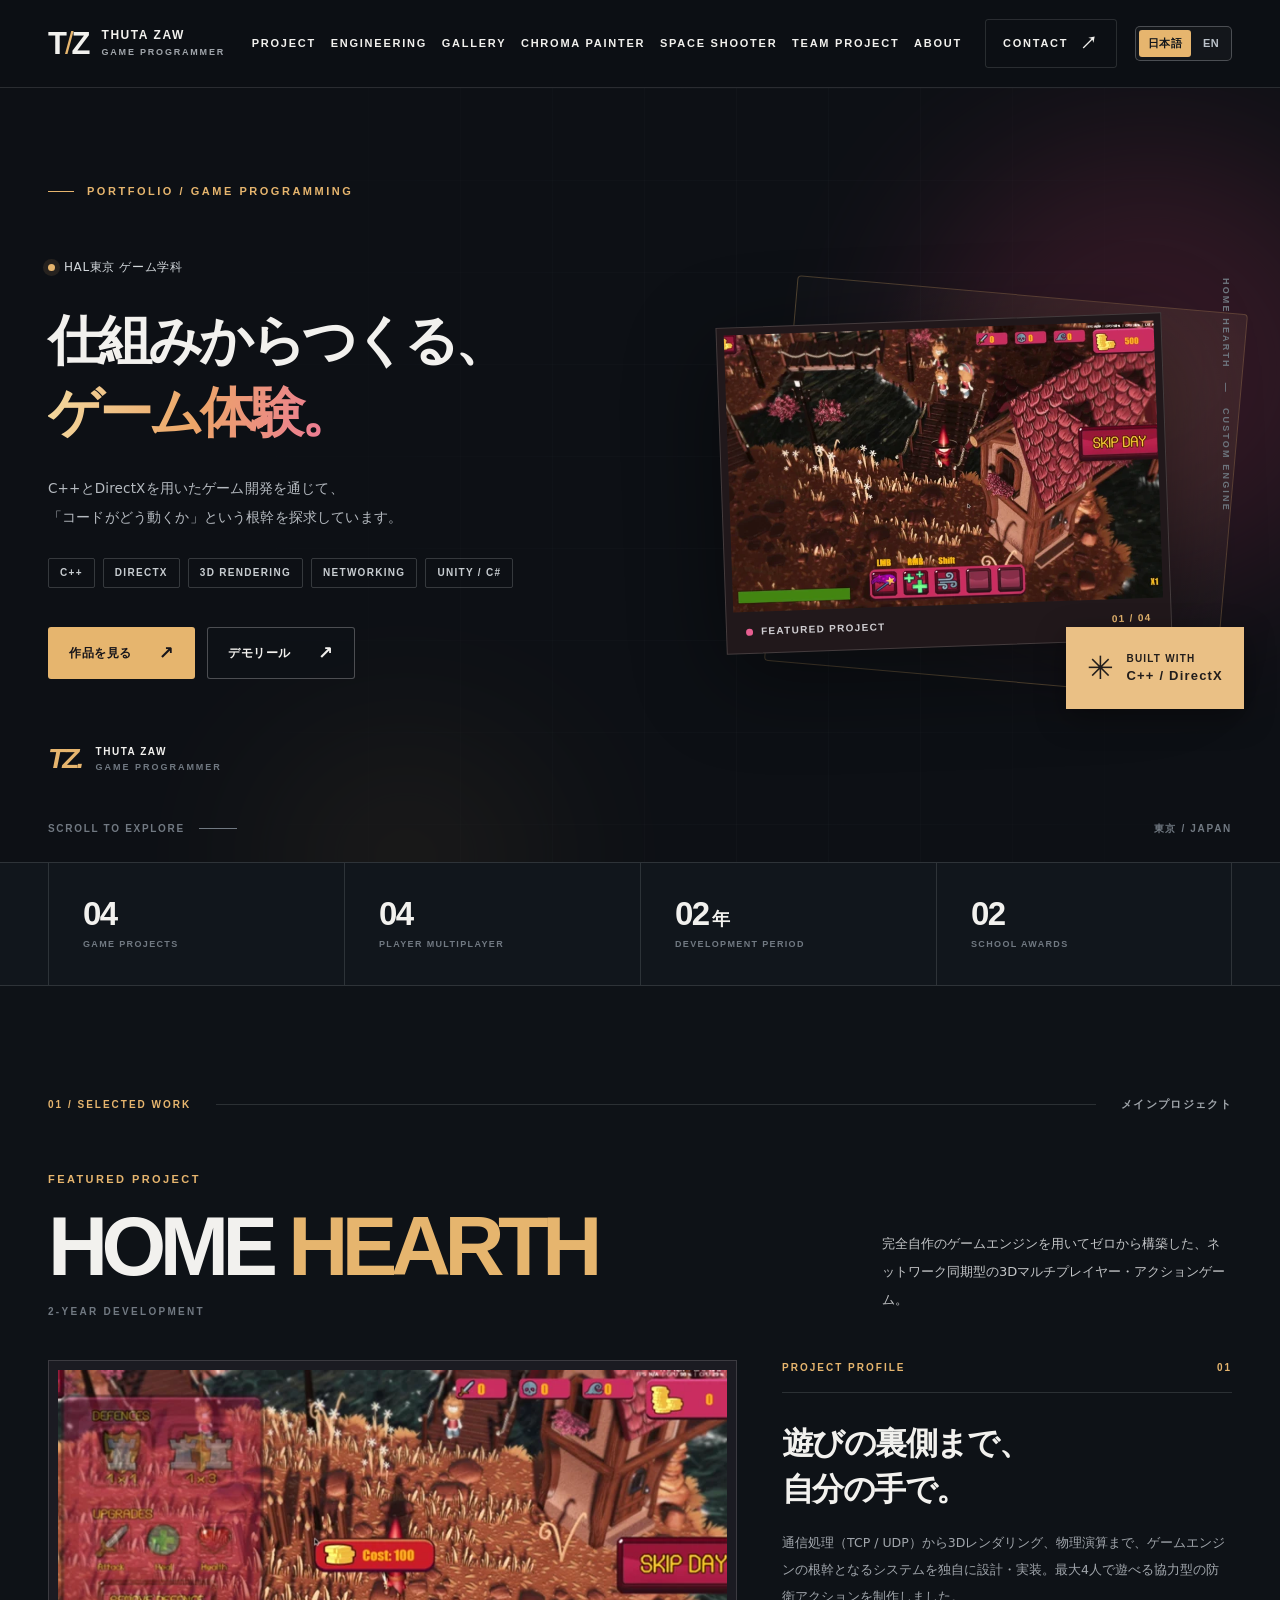
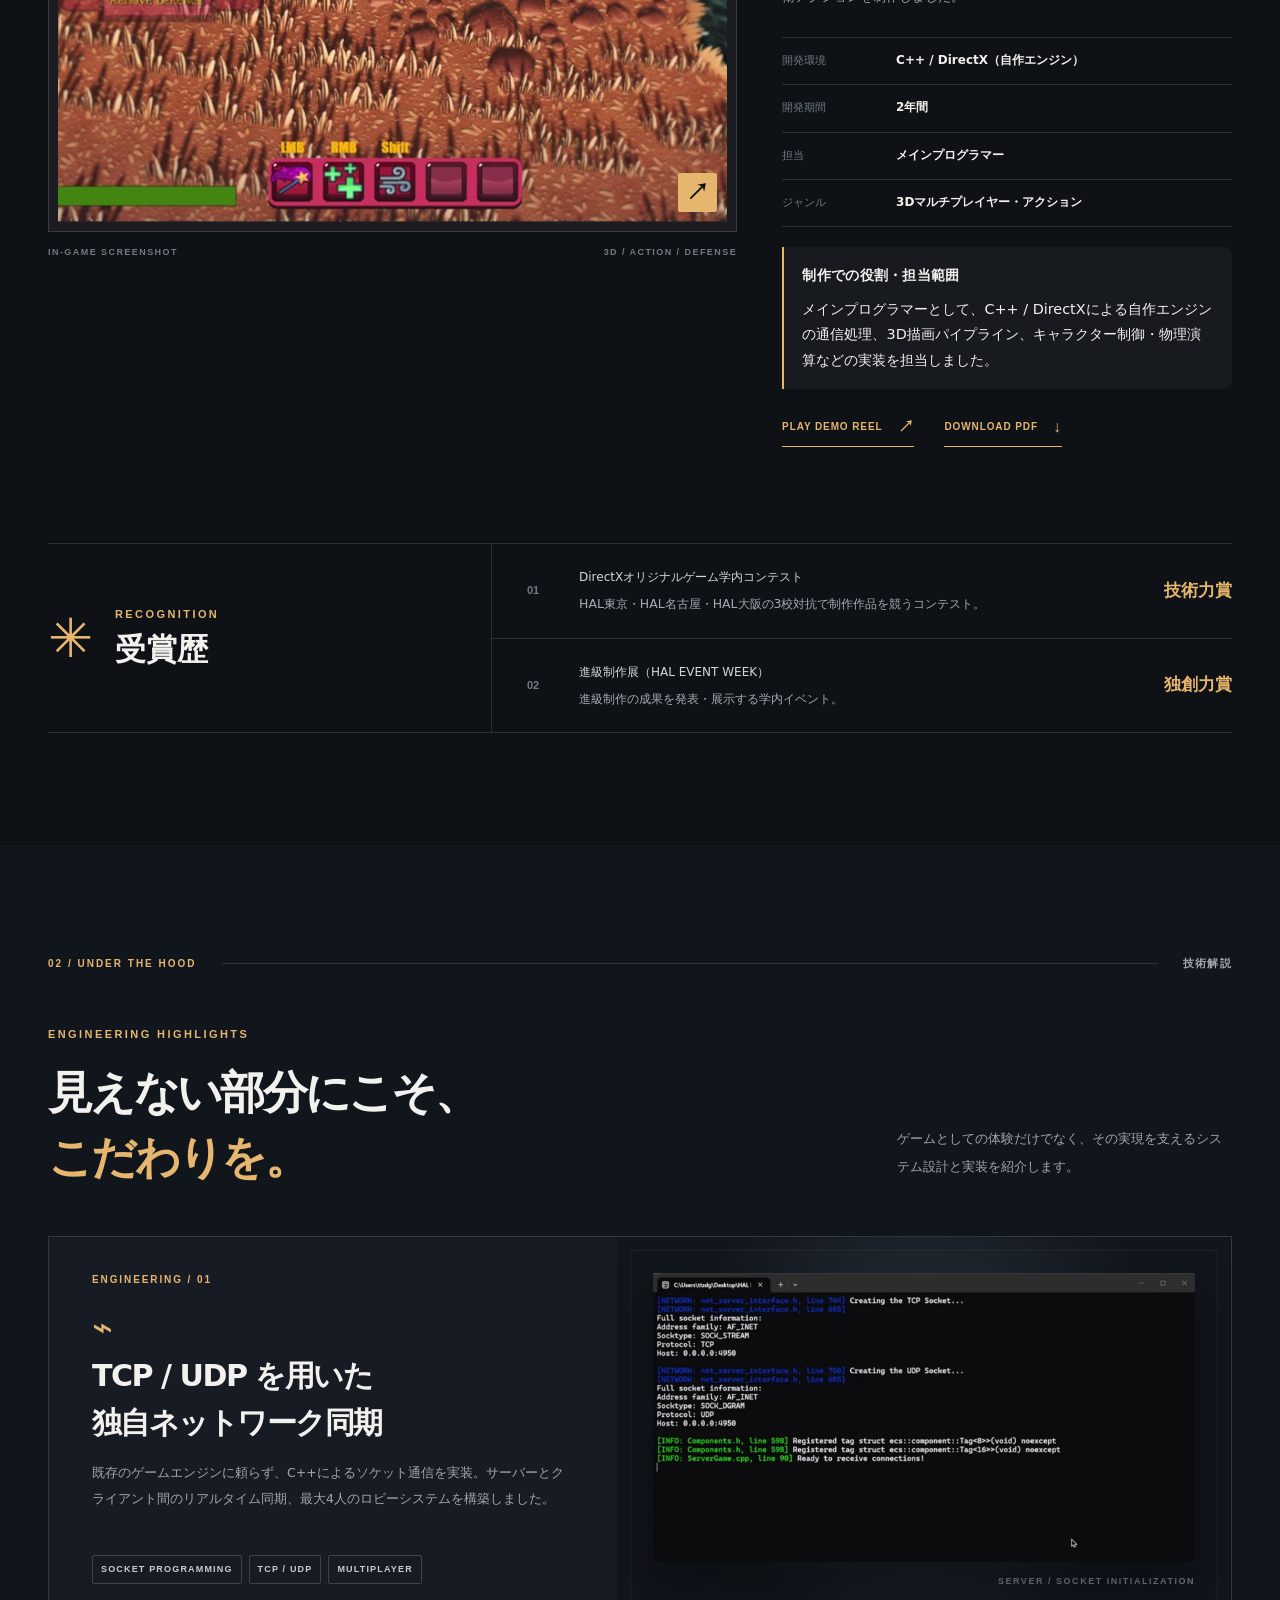
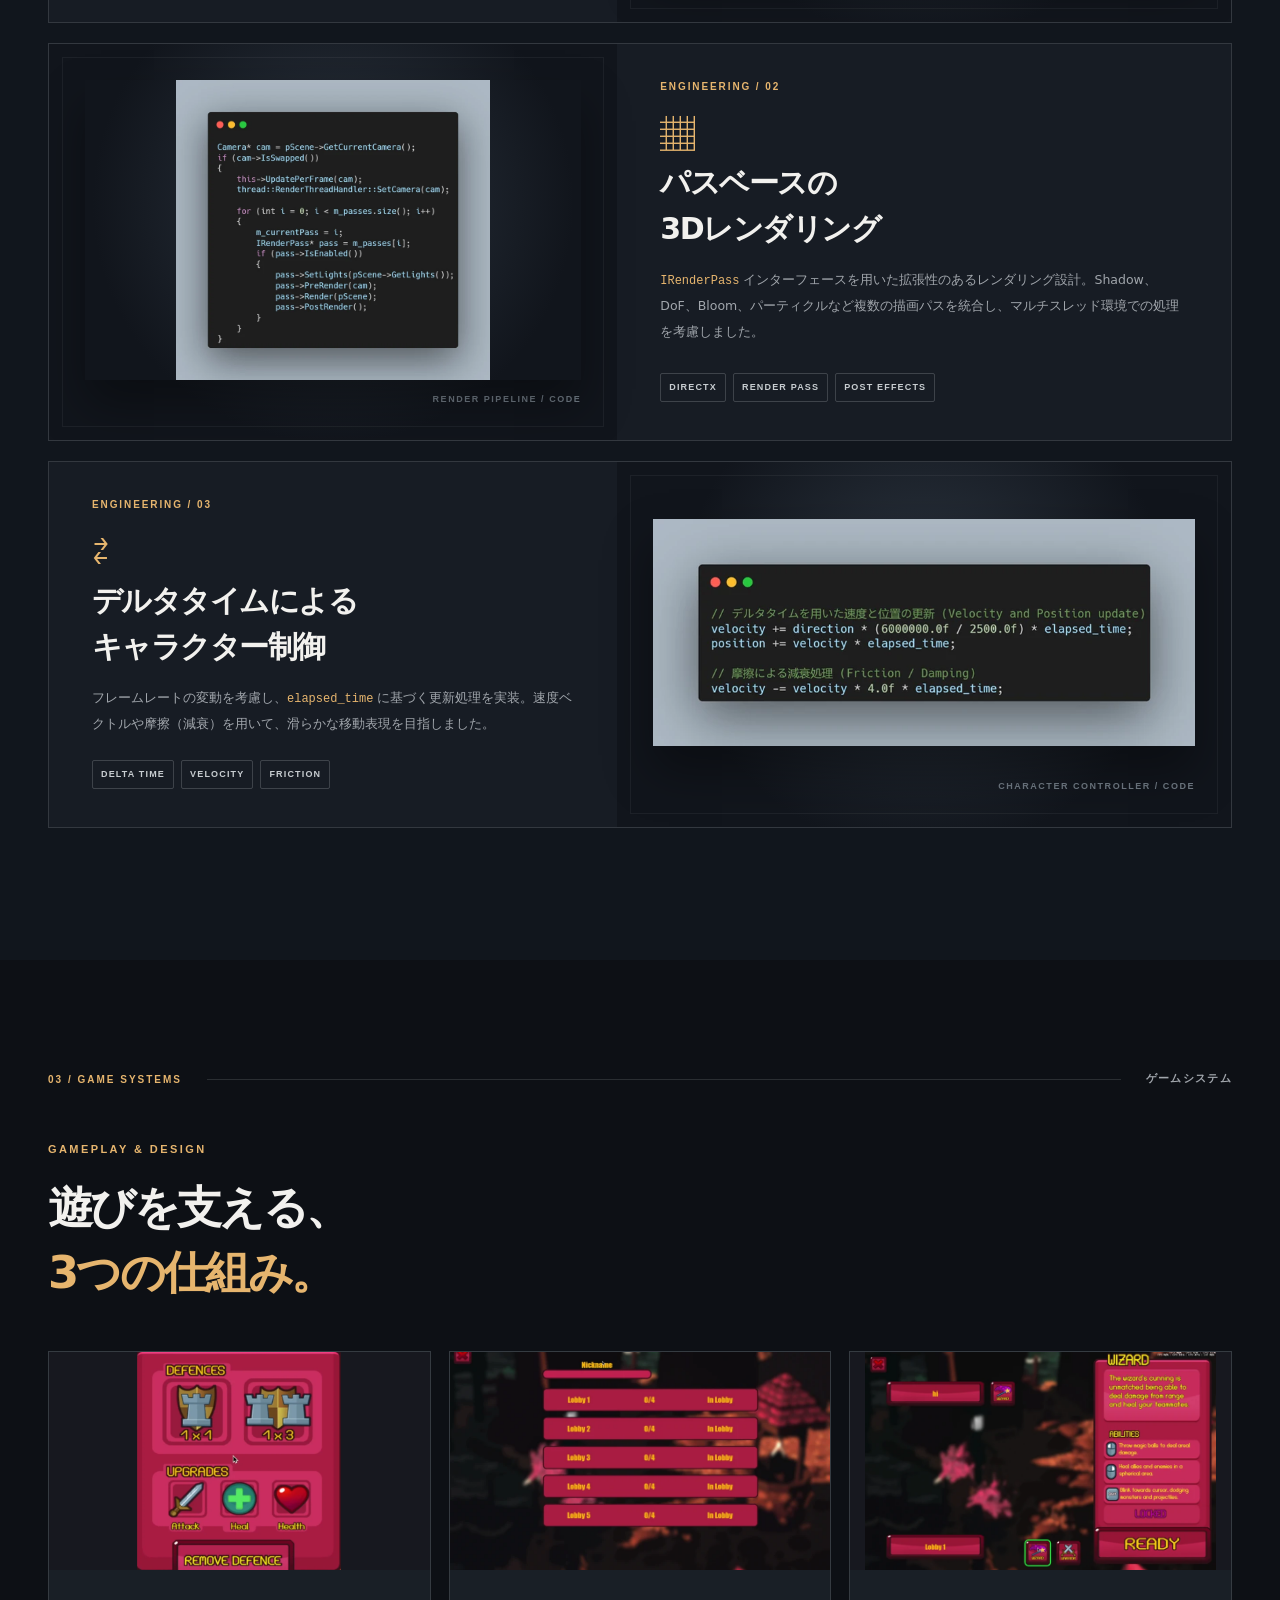
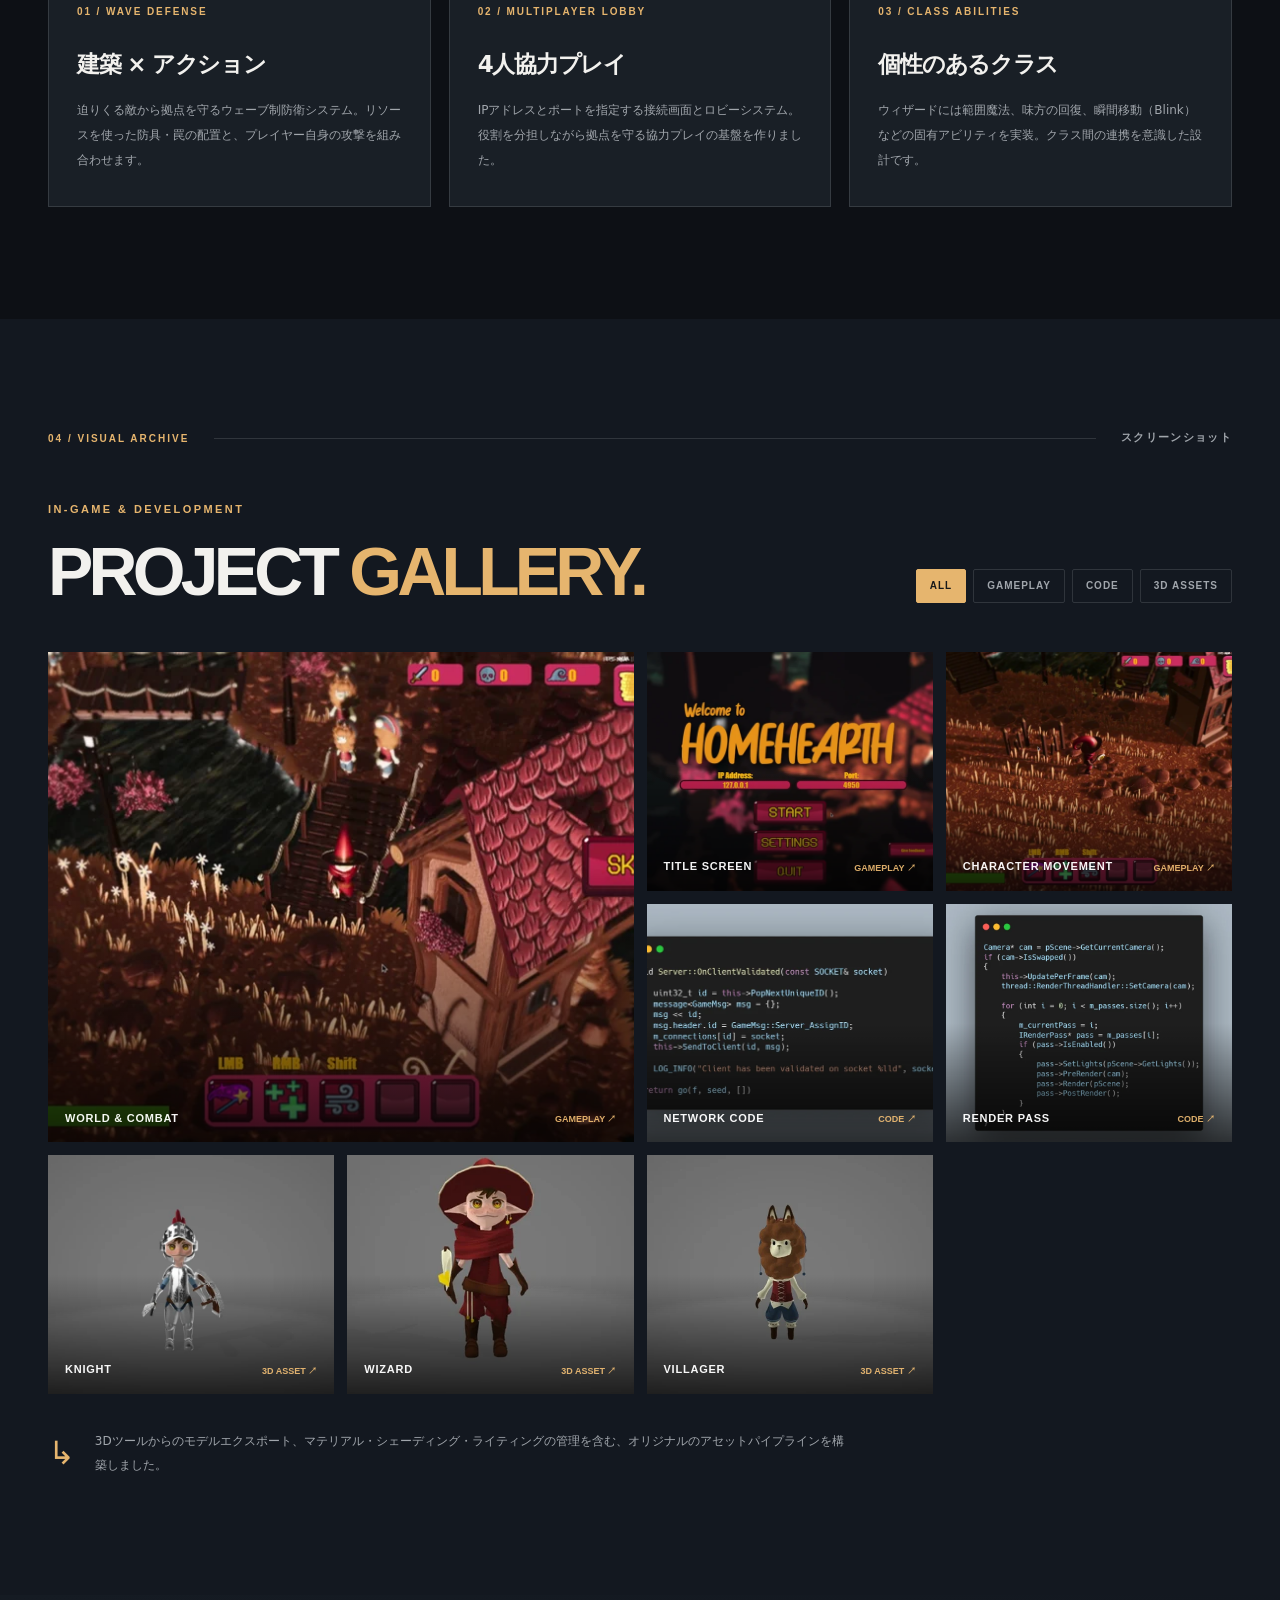
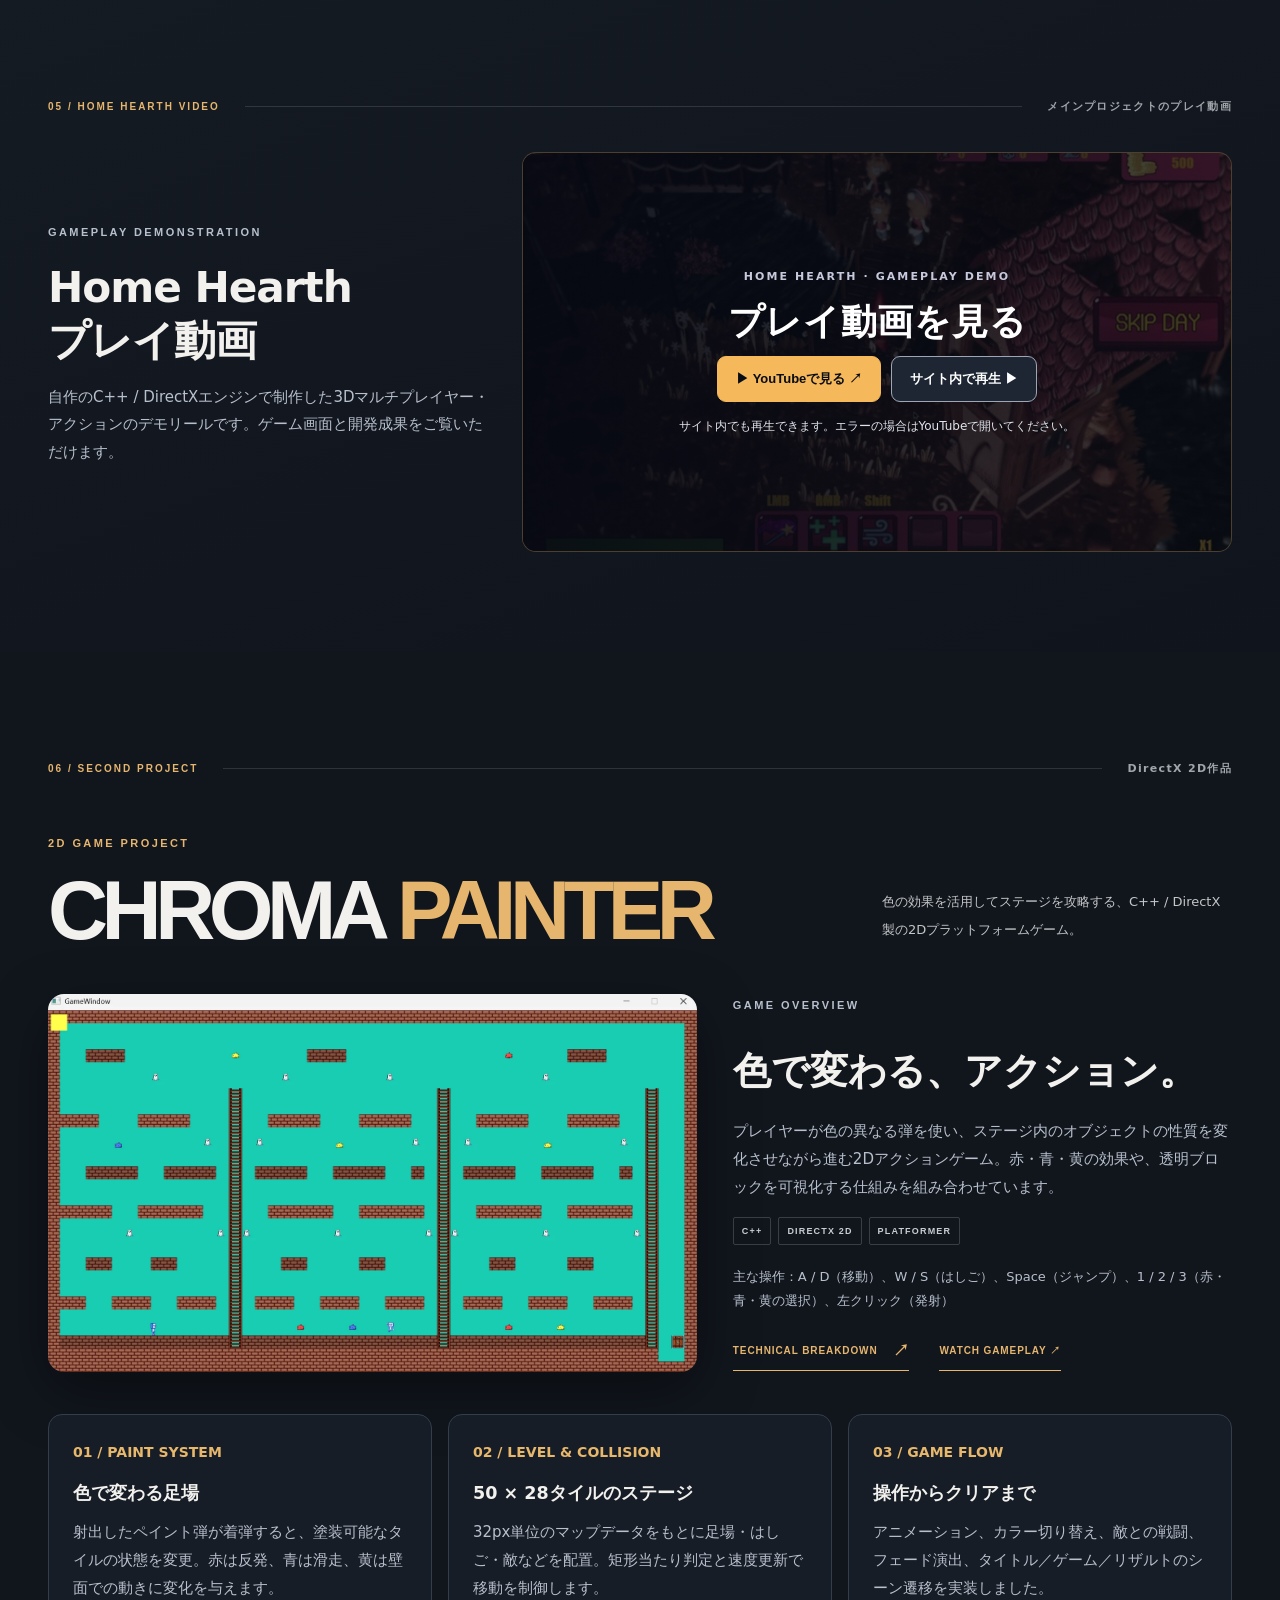
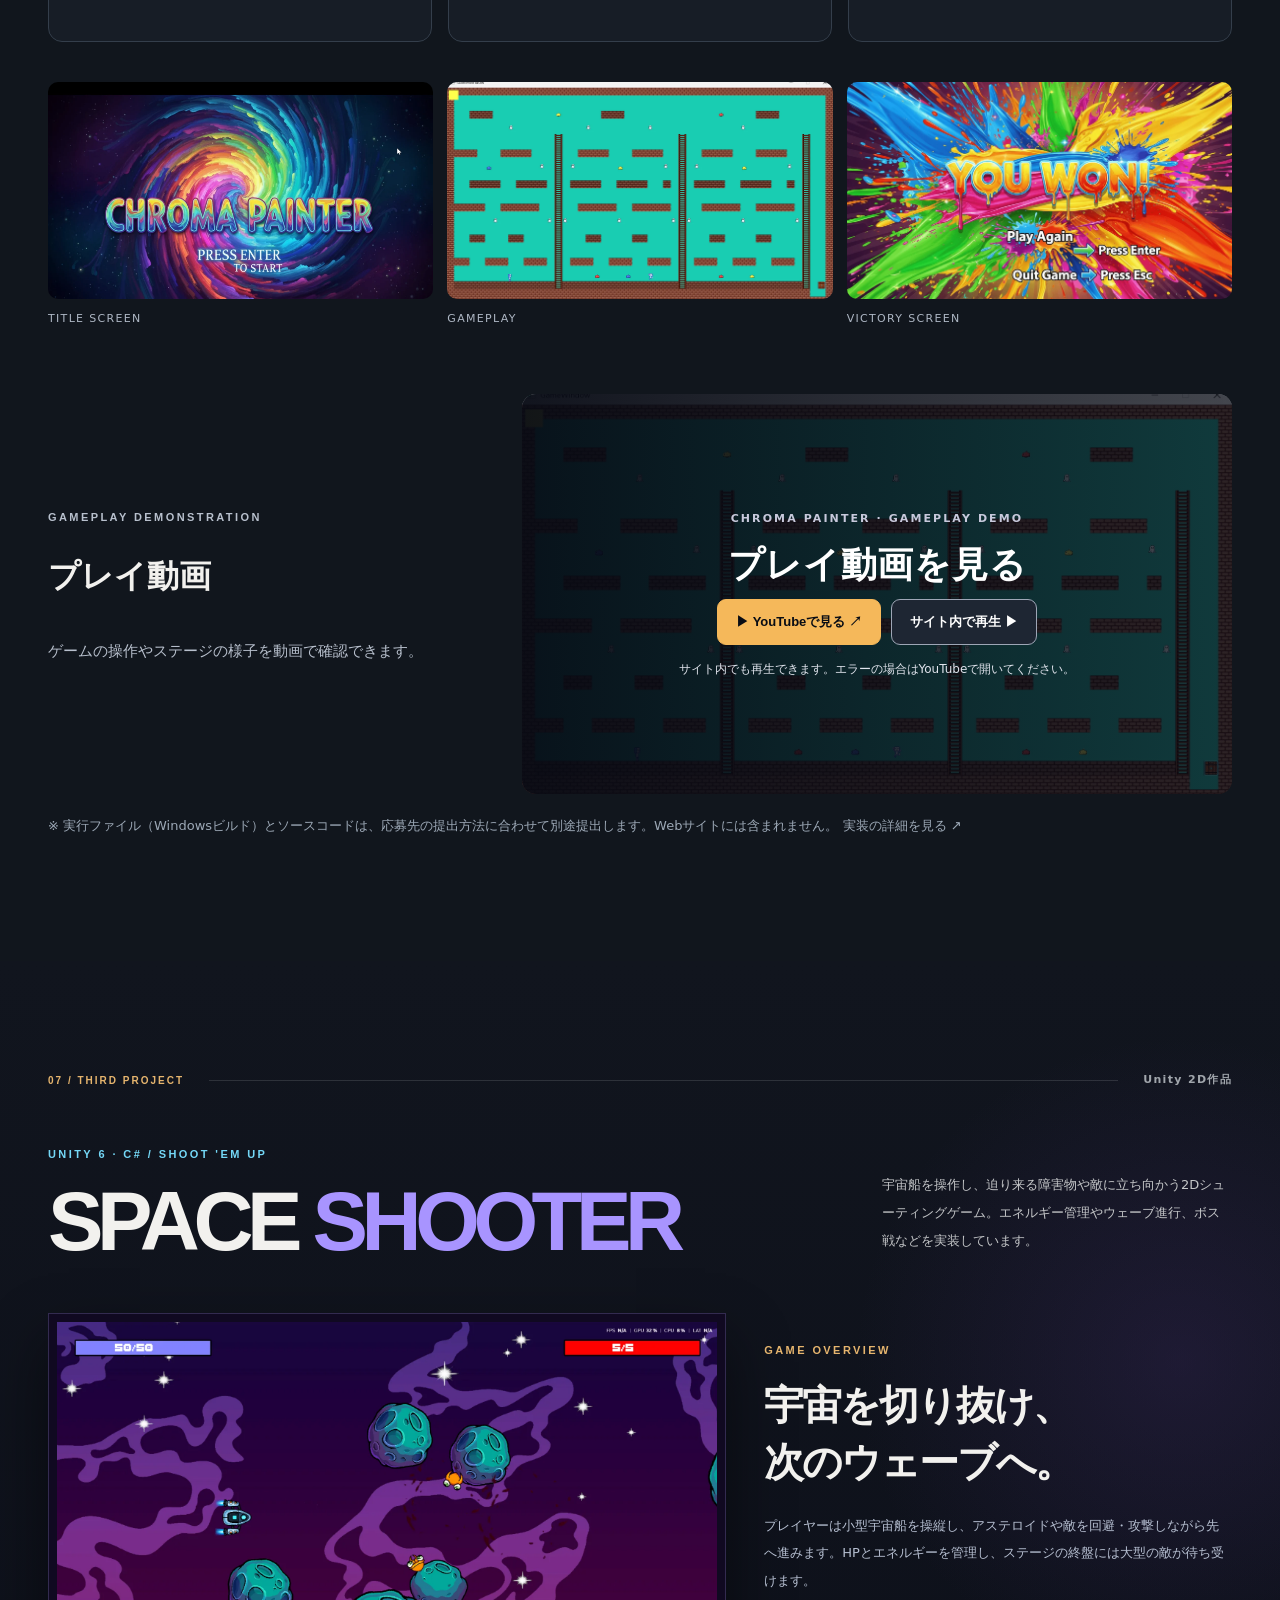
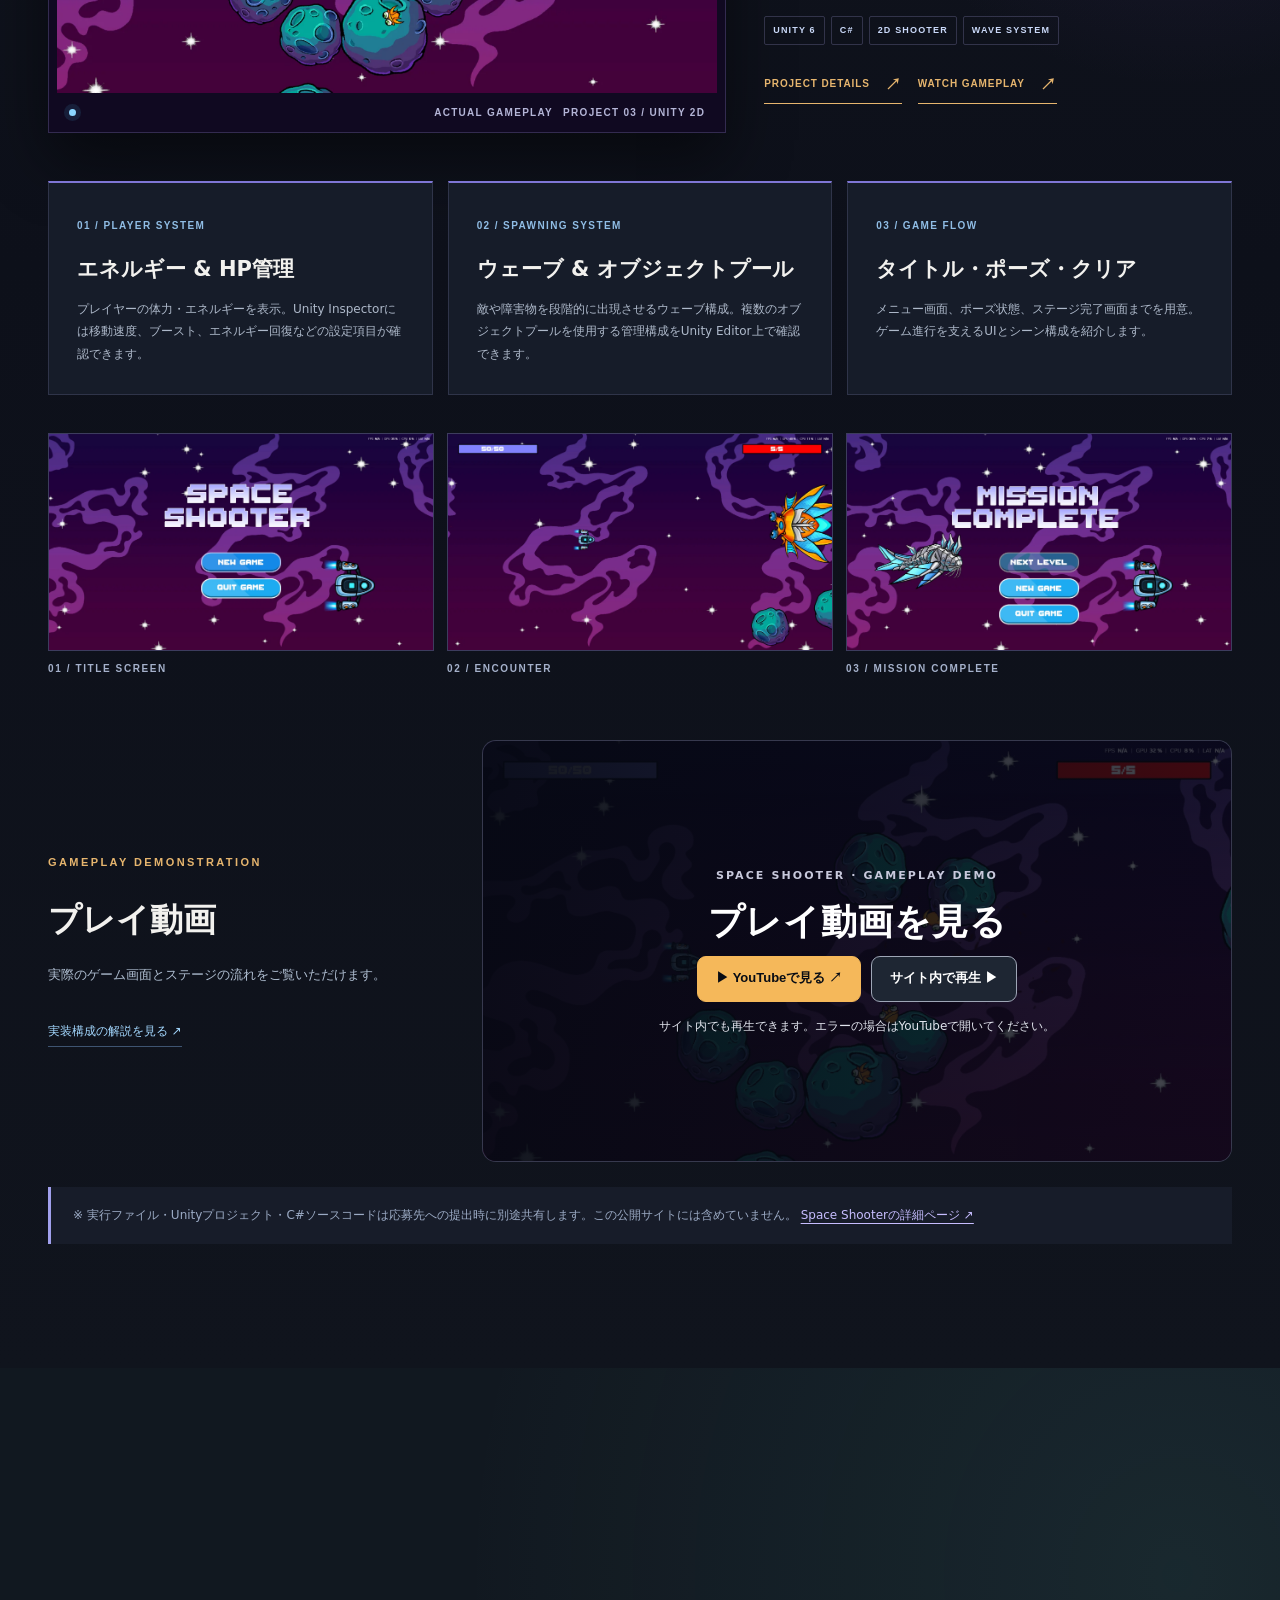
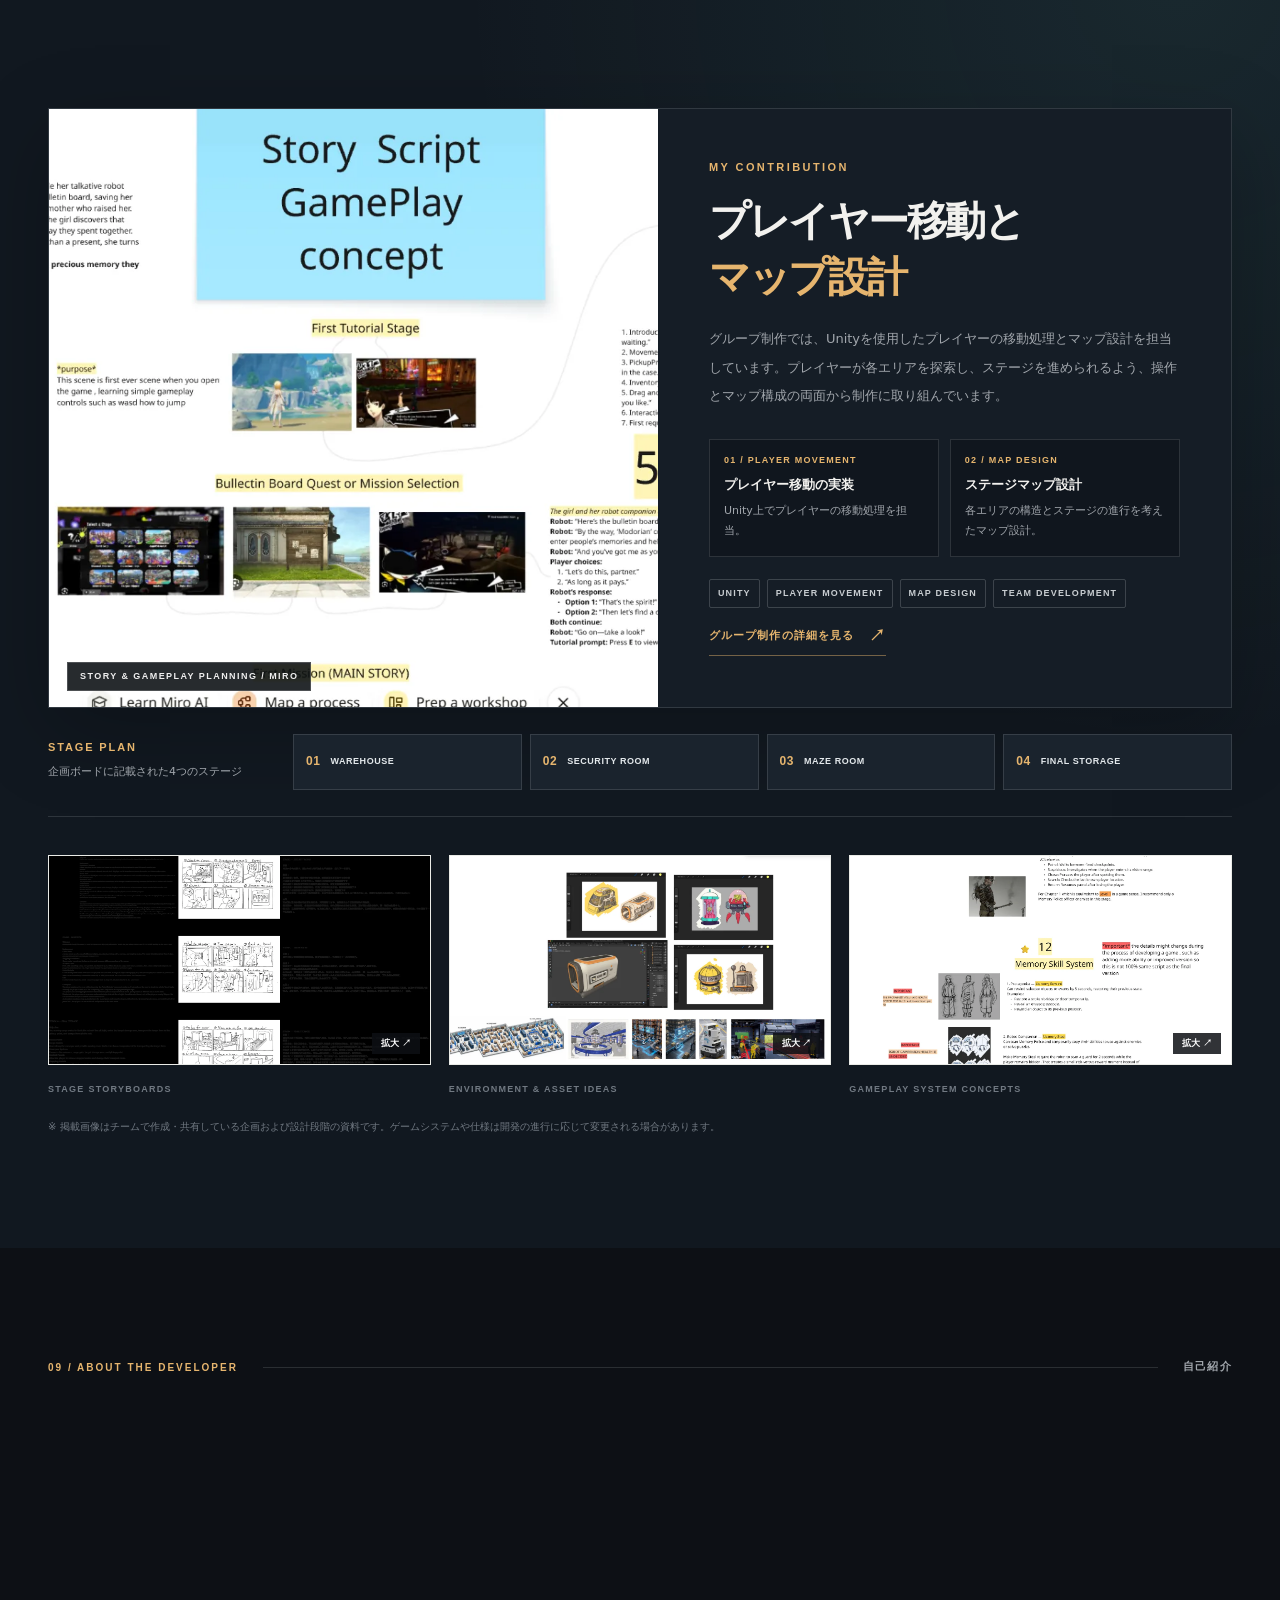
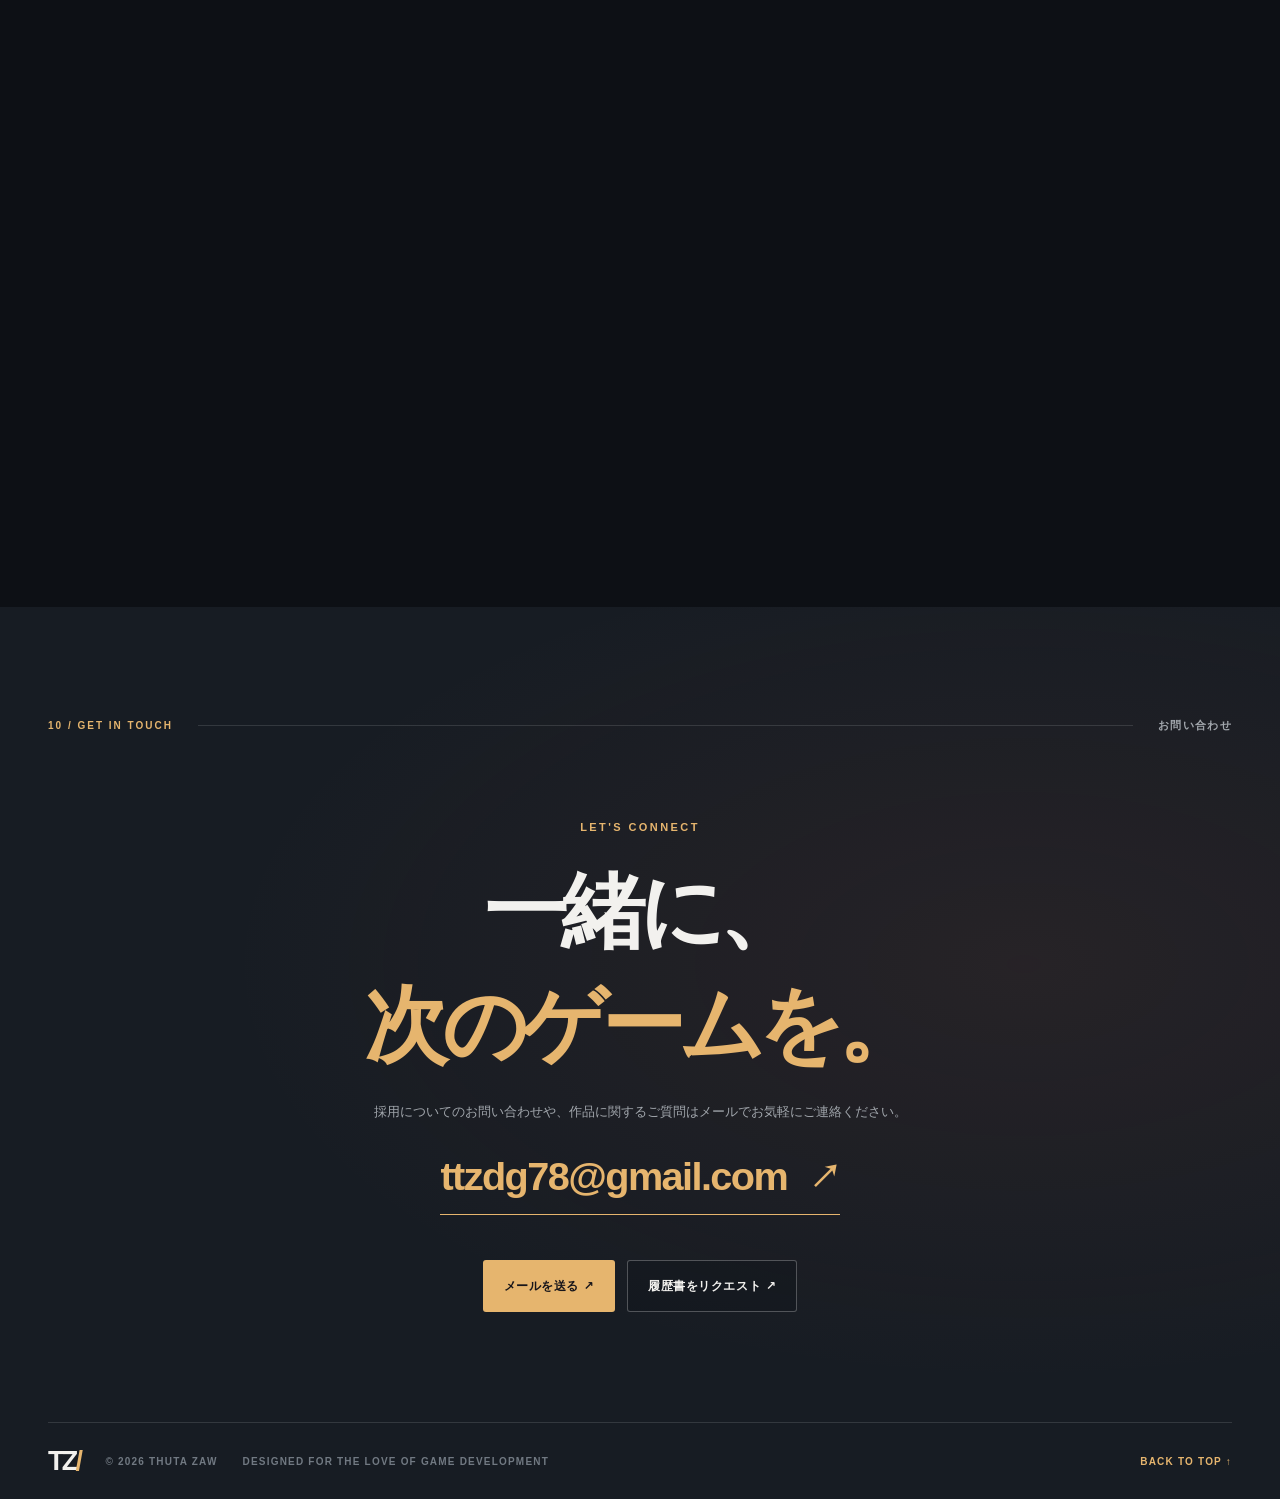
<file: index.html>
<!DOCTYPE html>

<html lang="ja">
<head>
<meta charset="utf-8"/>
<meta content="width=device-width, initial-scale=1" name="viewport"/>
<meta content="#0d1015" name="theme-color"/>
<meta content="THUTA ZAWのゲームプログラマーポートフォリオ。C++ / DirectXによる完全自作エンジンの3Dマルチプレイヤーゲーム『Home Hearth』『Chroma Painter』『Space Shooter』とグループ制作『１００年後』の4作品を紹介します。" name="description"/>
<meta content="website" property="og:type"/>
<meta content="THUTA ZAW | Game Programmer Portfolio" property="og:title"/>
<meta content="Home Hearth / Chroma Painter / Space Shooter / １００年後 — C++ / DirectX / Unity" property="og:description"/>
<title>THUTA ZAW — Game Programmer Portfolio</title>
<link href="assets/favicon.svg" rel="icon" type="image/svg+xml"/>
<link href="style.css" rel="stylesheet"/>
<link href="space.css" rel="stylesheet"/>
<link href="team-project.css" rel="stylesheet"/>
<script defer="" src="script.js"></script>
<script defer="" src="video-embed.js"></script>
<link href="index.html" hreflang="ja" rel="alternate"/><link href="index-en.html" hreflang="en" rel="alternate"/><link href="language.css" rel="stylesheet"/></head>
<body>
<div aria-hidden="true" class="page-progress" id="page-progress"></div>
<a class="skip-link" href="#main">本文へスキップ</a>
<header class="site-header" id="top">
<div class="header-inner container">
<a aria-label="THUTA ZAW ポートフォリオ トップ" class="brand" href="#top">
<span class="brand-symbol">T<span class="brand-accent">/</span>Z</span>
<span class="brand-label">THUTA ZAW <small>GAME PROGRAMMER</small></span>
</a>
<nav aria-label="メインナビゲーション" class="desktop-nav">
<a href="#work">PROJECT</a>
<a href="#engineering">ENGINEERING</a>
<a href="#gallery">GALLERY</a><a href="#chroma">CHROMA PAINTER</a>
<a href="#space">SPACE SHOOTER</a>
<a href="#team-project">TEAM PROJECT</a>
<a href="#about">ABOUT</a>
</nav>
<a class="header-contact" href="#contact">CONTACT <span aria-hidden="true">↗</span></a>
<div aria-label="Language / 言語" class="language-switcher" role="group"><a aria-current="page" class="language-choice active" href="index.html" hreflang="ja" lang="ja">日本語</a><a class="language-choice" href="index-en.html" hreflang="en" lang="en">EN</a></div><button aria-controls="mobile-nav" aria-expanded="false" aria-label="メニューを開く" class="menu-toggle" id="menu-toggle" type="button"><span></span><span></span></button>
</div>
<nav aria-label="モバイルメニュー" class="mobile-nav" hidden="" id="mobile-nav">
<a href="#work">PROJECT</a><a href="#engineering">ENGINEERING</a><a href="#gallery">GALLERY</a><a href="#chroma">CHROMA PAINTER</a><a href="#space">SPACE SHOOTER</a><a href="#team-project">TEAM PROJECT</a><a href="#about">ABOUT</a><a href="#contact">CONTACT</a>
</nav>
</header>
<main id="main">
<section aria-labelledby="hero-title" class="hero section">
<div aria-hidden="true" class="hero-orb orb-one"></div><div aria-hidden="true" class="hero-orb orb-two"></div>
<div class="hero-grid container">
<div class="hero-copy reveal">
<div class="eyebrow"><span class="eyebrow-line"></span> PORTFOLIO / GAME PROGRAMMING</div>
<div class="availability"><span class="pulse"></span> HAL東京 ゲーム学科</div>
<h1 id="hero-title">仕組みからつくる、<br/><span class="gradient-text">ゲーム体験。</span></h1>
<p class="hero-lead">C++とDirectXを用いたゲーム開発を通じて、<br class="desktop-only"/>「コードがどう動くか」という根幹を探求しています。</p>
<div aria-label="主な技術" class="hero-tags"><span>C++</span><span>DIRECTX</span><span>3D RENDERING</span><span>NETWORKING</span><span>UNITY / C#</span></div>
<div class="hero-actions">
<a class="btn btn-primary" href="#work">作品を見る <span aria-hidden="true">↗</span></a>
<a class="btn btn-outline" href="#home-video">デモリール <span aria-hidden="true">↗</span></a>
</div>
<div class="hero-signoff"><span class="signoff-mark">TZ.</span><span>THUTA ZAW<br/><small>GAME PROGRAMMER</small></span></div>
</div>
<div class="hero-visual reveal">
<div class="visual-backdrop"></div>
<figure class="hero-poster">
<img alt="Home Hearthの3Dゲームプレイ画面。村の建物とキャラクター、アイテムUIが表示されている" fetchpriority="high" src="assets/p05_01.webp"/>
<figcaption><span class="poster-indicator"><i></i> FEATURED PROJECT</span><span class="poster-count">01 / 04</span></figcaption>
</figure>
<div class="floating-label"><span class="float-symbol">✳</span><span>BUILT WITH<br/><strong>C++ / DirectX</strong></span></div>
<p class="poster-side-note">HOME HEARTH   —   CUSTOM ENGINE</p>
</div>
</div>
<div class="hero-bottom container"><span>SCROLL TO EXPLORE</span><span aria-hidden="true" class="scroll-stem"></span><span>東京 / JAPAN</span></div>
</section>
<section aria-label="プロジェクトの特徴" class="stats-strip">
<div class="container stats-grid">
<div class="stat"><strong>04</strong><span>GAME PROJECTS</span></div>
<div class="stat"><strong>04</strong><span>PLAYER MULTIPLAYER</span></div>
<div class="stat"><strong>02<span class="stat-unit">年</span></strong><span>DEVELOPMENT PERIOD</span></div>
<div class="stat"><strong>02</strong><span>SCHOOL AWARDS</span></div>
</div>
</section>
<section class="section work-section" id="work">
<div class="container">
<div class="section-topline reveal"><span class="section-index">01 / SELECTED WORK</span><span class="thin-rule"></span><span class="section-aside">メインプロジェクト</span></div>
<div class="work-heading reveal"><div><p class="section-overline">FEATURED PROJECT</p><h2 class="display-heading">HOME <em>HEARTH</em><span class="work-period">2-YEAR DEVELOPMENT</span></h2></div><p class="work-intro">完全自作のゲームエンジンを用いてゼロから構築した、ネットワーク同期型の3Dマルチプレイヤー・アクションゲーム。</p></div>
<div class="work-main-grid">
<div class="feature-media reveal">
<button aria-label="Home Hearthのゲームプレイ画像を拡大" class="image-zoom" data-alt="Home Hearthの防衛設備配置シーン" data-image="assets/p07_01.webp" type="button">
<img alt="Home Hearthのゲームプレイ。拠点防衛のために設備を配置する画面" loading="lazy" src="assets/p07_01.webp"/>
<span aria-hidden="true" class="zoom-corner">↗</span>
</button>
<div class="media-caption"><span>IN-GAME SCREENSHOT</span><span>3D / ACTION / DEFENSE</span></div>
</div>
<div class="work-details reveal">
<div class="detail-kicker">PROJECT PROFILE <span>01</span></div>
<h3>遊びの裏側まで、<br/>自分の手で。</h3>
<p>通信処理（TCP / UDP）から3Dレンダリング、物理演算まで、ゲームエンジンの根幹となるシステムを独自に設計・実装。最大4人で遊べる協力型の防衛アクションを制作しました。</p>
<dl class="meta-list">
<div><dt>開発環境</dt><dd>C++ / DirectX（自作エンジン）</dd></div>
<div><dt>開発期間</dt><dd>2年間</dd></div>
<div><dt>担当</dt><dd>メインプログラマー</dd></div>
<div><dt>ジャンル</dt><dd>3Dマルチプレイヤー・アクション</dd></div>
</dl>
<div class="contribution-note"><h4>制作での役割・担当範囲</h4><p>メインプログラマーとして、C++ / DirectXによる自作エンジンの通信処理、3D描画パイプライン、キャラクター制御・物理演算などの実装を担当しました。</p></div>
<div class="work-links"><a class="text-link" href="#home-video">PLAY DEMO REEL <span>↗</span></a><a class="text-link" download="" href="THUTA_ZAW_Portfolio.pdf">DOWNLOAD PDF <span>↓</span></a></div>
</div>
</div>
<div class="awards reveal">
<div class="awards-head"><span class="award-star">✳</span><div><p class="section-overline">RECOGNITION</p><h3>受賞歴</h3></div></div>
<div class="award-entry"><span>01</span><p>DirectXオリジナルゲーム学内コンテスト<small class="award-explanation">HAL東京・HAL名古屋・HAL大阪の3校対抗で制作作品を競うコンテスト。</small></p><strong>技術力賞</strong></div>
<div class="award-entry"><span>02</span><p>進級制作展（HAL EVENT WEEK）<small class="award-explanation">進級制作の成果を発表・展示する学内イベント。</small></p><strong>独創力賞</strong></div>
</div>
</div>
</section>
<section class="section engineering-section" id="engineering">
<div class="container">
<div class="section-topline reveal"><span class="section-index">02 / UNDER THE HOOD</span><span class="thin-rule"></span><span class="section-aside">技術解説</span></div>
<div class="section-title-row reveal"><div><p class="section-overline">ENGINEERING HIGHLIGHTS</p><h2 class="section-heading">見えない部分にこそ、<br/><em>こだわりを。</em></h2></div><p class="section-description">ゲームとしての体験だけでなく、その実現を支えるシステム設計と実装を紹介します。</p></div>
<article class="tech-feature tech-feature-left reveal">
<div class="tech-copy"><span class="tech-index">ENGINEERING / 01</span><div aria-hidden="true" class="tech-mini-icon">⌁</div><h3>TCP / UDP を用いた<br/>独自ネットワーク同期</h3><p>既存のゲームエンジンに頼らず、C++によるソケット通信を実装。サーバーとクライアント間のリアルタイム同期、最大4人のロビーシステムを構築しました。</p><div class="chip-row"><span>SOCKET PROGRAMMING</span><span>TCP / UDP</span><span>MULTIPLAYER</span></div></div>
<div class="tech-visual"><button aria-label="ネットワークログを拡大" class="image-zoom tech-image" data-alt="TCPとUDPのソケット作成ログ" data-image="assets/p04_01.webp" type="button"><img alt="Home HearthのTCP / UDPサーバー起動時のコンソールログ" loading="lazy" src="assets/p04_01.webp"/></button><div class="tech-image-caption">SERVER / SOCKET INITIALIZATION</div></div>
</article>
<article class="tech-feature tech-feature-right reveal">
<div class="tech-copy"><span class="tech-index">ENGINEERING / 02</span><div aria-hidden="true" class="tech-mini-icon">▦</div><h3>パスベースの<br/>3Dレンダリング</h3><p><code>IRenderPass</code> インターフェースを用いた拡張性のあるレンダリング設計。Shadow、DoF、Bloom、パーティクルなど複数の描画パスを統合し、マルチスレッド環境での処理を考慮しました。</p><div class="chip-row"><span>DIRECTX</span><span>RENDER PASS</span><span>POST EFFECTS</span></div></div>
<div class="tech-visual tech-stack"><button aria-label="描画パイプラインのコードを拡大" class="image-zoom tech-image" data-alt="IRenderPassによる描画パイプラインのコード" data-image="assets/p05_02.webp" type="button"><img alt="IRenderPassインターフェースを使ったパスベース描画のコード" loading="lazy" src="assets/p05_02.webp"/></button><div class="tech-image-caption">RENDER PIPELINE / CODE</div></div>
</article>
<article class="tech-feature tech-feature-left reveal">
<div class="tech-copy"><span class="tech-index">ENGINEERING / 03</span><div aria-hidden="true" class="tech-mini-icon">⇄</div><h3>デルタタイムによる<br/>キャラクター制御</h3><p>フレームレートの変動を考慮し、<code>elapsed_time</code> に基づく更新処理を実装。速度ベクトルや摩擦（減衰）を用いて、滑らかな移動表現を目指しました。</p><div class="chip-row"><span>DELTA TIME</span><span>VELOCITY</span><span>FRICTION</span></div></div>
<div class="tech-visual"><button aria-label="キャラクター制御のコードを拡大" class="image-zoom tech-image" data-alt="デルタタイムによる速度・位置更新のコード" data-image="assets/p06_02.webp" type="button"><img alt="elapsed_timeを使った速度・位置更新と摩擦処理のC++コード" loading="lazy" src="assets/p06_02.webp"/></button><div class="tech-image-caption">CHARACTER CONTROLLER / CODE</div></div>
</article>
</div>
</section>
<section class="section systems-section" id="systems">
<div class="container">
<div class="section-topline reveal"><span class="section-index">03 / GAME SYSTEMS</span><span class="thin-rule"></span><span class="section-aside">ゲームシステム</span></div>
<div class="section-title-row reveal"><div><p class="section-overline">GAMEPLAY &amp; DESIGN</p><h2 class="section-heading">遊びを支える、<br/><em>3つの仕組み。</em></h2></div></div>
<div class="system-grid">
<article class="system-card reveal"><div class="system-image"><img alt="罠・防御設備の建築とアップグレードを行うゲームUI" loading="lazy" src="assets/p07_02.webp"/></div><div class="system-body"><span class="system-no">01 / WAVE DEFENSE</span><h3>建築 × アクション</h3><p>迫りくる敵から拠点を守るウェーブ制防衛システム。リソースを使った防具・罠の配置と、プレイヤー自身の攻撃を組み合わせます。</p></div></article>
<article class="system-card reveal"><div class="system-image"><img alt="4人用ロビーを複数表示する接続画面" loading="lazy" src="assets/p08_02.webp"/></div><div class="system-body"><span class="system-no">02 / MULTIPLAYER LOBBY</span><h3>4人協力プレイ</h3><p>IPアドレスとポートを指定する接続画面とロビーシステム。役割を分担しながら拠点を守る協力プレイの基盤を作りました。</p></div></article>
<article class="system-card reveal"><div class="system-image"><img alt="ウィザードのスキルとクラス選択画面" loading="lazy" src="assets/p08_01.webp"/></div><div class="system-body"><span class="system-no">03 / CLASS ABILITIES</span><h3>個性のあるクラス</h3><p>ウィザードには範囲魔法、味方の回復、瞬間移動（Blink）などの固有アビリティを実装。クラス間の連携を意識した設計です。</p></div></article>
</div>
</div>
</section>
<section class="section gallery-section" id="gallery">
<div class="container">
<div class="section-topline reveal"><span class="section-index">04 / VISUAL ARCHIVE</span><span class="thin-rule"></span><span class="section-aside">スクリーンショット</span></div>
<div class="section-title-row gallery-title reveal"><div><p class="section-overline">IN-GAME &amp; DEVELOPMENT</p><h2 class="section-heading">PROJECT <em>GALLERY.</em></h2></div><div aria-label="ギャラリーの種類" class="gallery-filters" role="group"><button aria-pressed="true" class="filter is-active" data-filter="all" type="button">ALL</button><button aria-pressed="false" class="filter" data-filter="gameplay" type="button">GAMEPLAY</button><button aria-pressed="false" class="filter" data-filter="code" type="button">CODE</button><button aria-pressed="false" class="filter" data-filter="models" type="button">3D ASSETS</button></div></div>
<div class="gallery-grid">
<button aria-label="ゲームプレイ画像を拡大" class="gallery-item gallery-wide reveal" data-alt="Home Hearthのゲームプレイ。家、キャラクター、ゲームUI" data-category="gameplay" data-image="assets/p05_01.webp" type="button"><img alt="Home Hearthの家とキャラクターがある3Dフィールド" loading="lazy" src="assets/p05_01.webp"/><span class="gallery-overlay"><strong>WORLD &amp; COMBAT</strong><span>GAMEPLAY ↗</span></span></button>
<button aria-label="タイトル画面を拡大" class="gallery-item reveal" data-alt="Home Hearthのタイトル画面" data-category="gameplay" data-image="assets/p03_01.webp" type="button"><img alt="Home Hearthのタイトル画面と接続設定UI" loading="lazy" src="assets/p03_01.webp"/><span class="gallery-overlay"><strong>TITLE SCREEN</strong><span>GAMEPLAY ↗</span></span></button>
<button aria-label="移動シーンを拡大" class="gallery-item reveal" data-alt="キャラクターが移動するゲームプレイ画面" data-category="gameplay" data-image="assets/p06_01.webp" type="button"><img alt="キャラクター移動のゲームプレイ画面" loading="lazy" src="assets/p06_01.webp"/><span class="gallery-overlay"><strong>CHARACTER MOVEMENT</strong><span>GAMEPLAY ↗</span></span></button>
<button aria-label="ネットワークソースコードを拡大" class="gallery-item reveal" data-alt="ネットワーク実装のソースコード" data-category="code" data-image="assets/p04_02.webp" type="button"><img alt="サーバー接続処理のC++ソースコード" loading="lazy" src="assets/p04_02.webp"/><span class="gallery-overlay"><strong>NETWORK CODE</strong><span>CODE ↗</span></span></button>
<button aria-label="レンダリングソースコードを拡大" class="gallery-item reveal" data-alt="3Dレンダリングのソースコード" data-category="code" data-image="assets/p05_02.webp" type="button"><img alt="3Dレンダーパス処理のC++ソースコード" loading="lazy" src="assets/p05_02.webp"/><span class="gallery-overlay"><strong>RENDER PASS</strong><span>CODE ↗</span></span></button>
<button aria-label="ナイトモデルを拡大" class="gallery-item reveal" data-alt="ナイトのオリジナル3Dモデル" data-category="models" data-image="assets/p09_03.webp" type="button"><img alt="オリジナルのナイトの3Dキャラクターモデル" loading="lazy" src="assets/p09_03.webp"/><span class="gallery-overlay"><strong>KNIGHT</strong><span>3D ASSET ↗</span></span></button>
<button aria-label="ウィザードモデルを拡大" class="gallery-item reveal" data-alt="ウィザードのオリジナル3Dモデル" data-category="models" data-image="assets/p09_01.webp" type="button"><img alt="オリジナルのウィザードの3Dキャラクターモデル" loading="lazy" src="assets/p09_01.webp"/><span class="gallery-overlay"><strong>WIZARD</strong><span>3D ASSET ↗</span></span></button>
<button aria-label="村人モデルを拡大" class="gallery-item reveal" data-alt="村人のオリジナル3Dモデル" data-category="models" data-image="assets/p09_02.webp" type="button"><img alt="オリジナルの村人の3Dキャラクターモデル" loading="lazy" src="assets/p09_02.webp"/><span class="gallery-overlay"><strong>VILLAGER</strong><span>3D ASSET ↗</span></span></button>
</div>
<div class="asset-note reveal"><span class="asset-icon">↳</span><p>3Dツールからのモデルエクスポート、マテリアル・シェーディング・ライティングの管理を含む、オリジナルのアセットパイプラインを構築しました。</p></div>
</div>
</section>
<!-- HOME HEARTH / PLAY VIDEO — after the complete project explanation and gallery -->
<section aria-labelledby="home-video-title" class="section home-video-section" id="home-video">
<div class="container">
<div class="section-topline reveal"><span class="section-index">05 / HOME HEARTH VIDEO</span><span class="thin-rule"></span><span class="section-aside">メインプロジェクトのプレイ動画</span></div>
<div class="chroma-video home-hearth-video reveal">
<div>
<p class="section-overline">GAMEPLAY DEMONSTRATION</p>
<h2 id="home-video-title">Home Hearth<br/>プレイ動画</h2>
<p>自作のC++ / DirectXエンジンで制作した3Dマルチプレイヤー・アクションのデモリールです。ゲーム画面と開発成果をご覧いただけます。</p>
</div>
<div aria-label="Home Hearth プレイ動画" class="chroma-embed portfolio-video home-hearth-video-frame" data-video-id="yKtJmHyz2-I" data-video-title="Home Hearth デモリール">
<img alt="Home Hearthの3Dゲームプレイ画面" class="portfolio-video-poster" loading="lazy" src="assets/p05_01.webp"/>
<div class="portfolio-video-overlay">
<span class="portfolio-video-eyebrow">HOME HEARTH · GAMEPLAY DEMO</span>
<strong>プレイ動画を見る</strong>
<div class="portfolio-video-actions">
<a class="portfolio-video-cta" href="https://www.youtube.com/watch?v=yKtJmHyz2-I" rel="noopener noreferrer" target="_blank">▶ YouTubeで見る ↗</a>
<button class="portfolio-video-embed-button" hidden="" type="button">サイト内で再生 ▶</button>
</div>
<p class="portfolio-video-hint">動画はYouTubeで開きます。</p>
</div>
</div>
</div>
</div>
</section>
<section aria-labelledby="chroma-title" class="section chroma-section" id="chroma">
<div class="container">
<div class="section-topline reveal"><span class="section-index">06 / SECOND PROJECT</span><span class="thin-rule"></span><span class="section-aside">DirectX 2D作品</span></div>
<div class="work-heading reveal"><div><p class="section-overline">2D GAME PROJECT</p><h2 class="display-heading" id="chroma-title">CHROMA <em>PAINTER</em></h2></div><p class="work-intro">色の効果を活用してステージを攻略する、C++ / DirectX製の2Dプラットフォームゲーム。</p></div>
<div class="chroma-feature reveal"><img alt="Chroma Painterの実際のプレイ画面。レンガの足場、はしご、キャラクター、敵が並ぶ2Dステージ" loading="lazy" src="assets/chroma-2.webp"/><div class="chroma-summary"><p class="section-overline">GAME OVERVIEW</p><h3>色で変わる、アクション。</h3><p>プレイヤーが色の異なる弾を使い、ステージ内のオブジェクトの性質を変化させながら進む2Dアクションゲーム。赤・青・黄の効果や、透明ブロックを可視化する仕組みを組み合わせています。</p><div class="chip-row"><span>C++</span><span>DIRECTX 2D</span><span>PLATFORMER</span></div><p class="chroma-note">主な操作：A / D（移動）、W / S（はしご）、Space（ジャンプ）、1 / 2 / 3（赤・青・黄の選択）、左クリック（発射）</p><div class="work-links"><a class="text-link" href="chroma-painter.html">TECHNICAL BREAKDOWN <span>↗</span></a><a class="text-link" href="https://youtu.be/ief-NCYxMj0" rel="noopener noreferrer" target="_blank">WATCH GAMEPLAY ↗</a></div></div></div>
<div class="chroma-mechanics reveal"><div><strong>01 / PAINT SYSTEM</strong><h3>色で変わる足場</h3><p>射出したペイント弾が着弾すると、塗装可能なタイルの状態を変更。赤は反発、青は滑走、黄は壁面での動きに変化を与えます。</p></div><div><strong>02 / LEVEL &amp; COLLISION</strong><h3>50 × 28タイルのステージ</h3><p>32px単位のマップデータをもとに足場・はしご・敵などを配置。矩形当たり判定と速度更新で移動を制御します。</p></div><div><strong>03 / GAME FLOW</strong><h3>操作からクリアまで</h3><p>アニメーション、カラー切り替え、敵との戦闘、フェード演出、タイトル／ゲーム／リザルトのシーン遷移を実装しました。</p></div></div>
<div class="chroma-gallery reveal"><figure><img alt="Chroma Painterのカラフルなタイトル画面" loading="lazy" src="assets/chroma-1.webp"/><figcaption>TITLE SCREEN</figcaption></figure><figure><img alt="Chroma Painterの2Dゲームプレイ画面" loading="lazy" src="assets/chroma-2.webp"/><figcaption>GAMEPLAY</figcaption></figure><figure><img alt="Chroma PainterのYOU WONクリア画面" loading="lazy" src="assets/chroma-3.webp"/><figcaption>VICTORY SCREEN</figcaption></figure></div>
<div class="chroma-video reveal"><div><p class="section-overline">GAMEPLAY DEMONSTRATION</p><h3>プレイ動画</h3><p>ゲームの操作やステージの様子を動画で確認できます。</p></div><div aria-label="Chroma Painter プレイ動画" class="chroma-embed portfolio-video" data-video-id="ief-NCYxMj0">
<img alt="Chroma Painterのプレイ画面" class="portfolio-video-poster" loading="lazy" src="assets/chroma-2.webp"/>
<div class="portfolio-video-overlay">
<span class="portfolio-video-eyebrow">CHROMA PAINTER · GAMEPLAY DEMO</span>
<strong>プレイ動画を見る</strong>
<div class="portfolio-video-actions">
<a class="portfolio-video-cta" href="https://www.youtube.com/watch?v=ief-NCYxMj0" rel="noopener noreferrer" target="_blank">▶ YouTubeで見る ↗</a>
<button class="portfolio-video-embed-button" hidden="" type="button">サイト内で再生 ▶</button>
</div>
<p class="portfolio-video-hint">動画はYouTubeで開きます。</p>
</div>
</div></div>
<p class="chroma-note chroma-submission-note">※ 実行ファイル（Windowsビルド）とソースコードは、応募先の提出方法に合わせて別途提出します。Webサイトには含まれません。 <a href="chroma-painter.html">実装の詳細を見る ↗</a></p>
</div>
</section>
<!-- PROJECT 03 — placed after the COMPLETE Chroma Painter section -->
<section aria-labelledby="space-title" class="section space-section" id="space">
<div class="container">
<div class="section-topline reveal"><span class="section-index">07 / THIRD PROJECT</span><span class="thin-rule"></span><span class="section-aside">Unity 2D作品</span></div>
<div class="work-heading reveal space-heading"><div><p class="section-overline">UNITY 6 · C# / SHOOT 'EM UP</p><h2 class="display-heading" id="space-title">SPACE <em>SHOOTER</em></h2></div><p class="work-intro">宇宙船を操作し、迫り来る障害物や敵に立ち向かう2Dシューティングゲーム。エネルギー管理やウェーブ進行、ボス戦などを実装しています。</p></div>
<div class="space-spotlight reveal">
<div class="space-spotlight-visual">
<img alt="Space Shooterの実際のゲームプレイ。宇宙船、惑星風の障害物、体力とエネルギーUI" loading="lazy" src="assets/space-gameplay.webp"/>
<div class="space-image-label"><span class="space-glow-dot"></span> ACTUAL GAMEPLAY <span>PROJECT 03 / UNITY 2D</span></div>
</div>
<div class="space-spotlight-content"><p class="section-overline">GAME OVERVIEW</p><h3>宇宙を切り抜け、<br/>次のウェーブへ。</h3><p>プレイヤーは小型宇宙船を操縦し、アステロイドや敵を回避・攻撃しながら先へ進みます。HPとエネルギーを管理し、ステージの終盤には大型の敵が待ち受けます。</p><div class="chip-row space-tags"><span>UNITY 6</span><span>C#</span><span>2D SHOOTER</span><span>WAVE SYSTEM</span></div><div class="work-links"><a class="text-link" href="space-shooter.html">PROJECT DETAILS <span>↗</span></a><a class="text-link" href="https://youtu.be/JkXF_XDdTvg" rel="noopener noreferrer" target="_blank">WATCH GAMEPLAY <span>↗</span></a></div></div>
</div>
<div class="space-highlights reveal">
<article><span>01 / PLAYER SYSTEM</span><h3>エネルギー &amp; HP管理</h3><p>プレイヤーの体力・エネルギーを表示。Unity Inspectorには移動速度、ブースト、エネルギー回復などの設定項目が確認できます。</p></article>
<article><span>02 / SPAWNING SYSTEM</span><h3>ウェーブ &amp; オブジェクトプール</h3><p>敵や障害物を段階的に出現させるウェーブ構成。複数のオブジェクトプールを使用する管理構成をUnity Editor上で確認できます。</p></article>
<article><span>03 / GAME FLOW</span><h3>タイトル・ポーズ・クリア</h3><p>メニュー画面、ポーズ状態、ステージ完了画面までを用意。ゲーム進行を支えるUIとシーン構成を紹介します。</p></article>
</div>
<div aria-label="Space Shooterのスクリーンショット" class="space-stills reveal">
<figure><button class="space-zoom" data-alt="Space Shooterのタイトル画面" data-image="assets/space-title.webp" type="button"><img alt="SPACE SHOOTERタイトル画面とNEW GAMEボタン" loading="lazy" src="assets/space-title.webp"/></button><figcaption>01 / TITLE SCREEN</figcaption></figure>
<figure><button class="space-zoom" data-alt="Space Shooterの大型敵との戦闘" data-image="assets/space-boss.webp" type="button"><img alt="宇宙船と大型の敵が対峙するゲーム画面" loading="lazy" src="assets/space-boss.webp"/></button><figcaption>02 / ENCOUNTER</figcaption></figure>
<figure><button class="space-zoom" data-alt="Space Shooterのミッション完了画面" data-image="assets/space-complete.webp" type="button"><img alt="MISSION COMPLETEとNEXT LEVELボタンの画面" loading="lazy" src="assets/space-complete.webp"/></button><figcaption>03 / MISSION COMPLETE</figcaption></figure>
</div>
<div class="space-video-block reveal">
<div><p class="section-overline">GAMEPLAY DEMONSTRATION</p><h3>プレイ動画</h3><p>実際のゲーム画面とステージの流れをご覧いただけます。</p><a class="space-small-link" href="space-shooter.html#technical">実装構成の解説を見る ↗</a></div>
<div aria-label="Space Shooter プレイ動画" class="space-video-frame portfolio-video" data-video-id="JkXF_XDdTvg" data-video-title="Space Shooter プレイ動画">
<img alt="Space Shooterのゲームプレイ画像" class="portfolio-video-poster" loading="lazy" src="assets/space-gameplay.webp"/>
<div class="portfolio-video-overlay"><span class="portfolio-video-eyebrow">SPACE SHOOTER · GAMEPLAY DEMO</span><strong>プレイ動画を見る</strong><div class="portfolio-video-actions"><a class="portfolio-video-cta" href="https://www.youtube.com/watch?v=JkXF_XDdTvg" rel="noopener noreferrer" target="_blank">▶ YouTubeで見る ↗</a><button class="portfolio-video-embed-button" hidden="" type="button">サイト内で再生 ▶</button></div><p class="portfolio-video-hint">動画はYouTubeで開きます。</p></div>
</div>
</div>
<p class="space-submission-note reveal">※ 実行ファイル・Unityプロジェクト・C#ソースコードは応募先への提出時に別途共有します。この公開サイトには含めていません。 <a href="space-shooter.html">Space Shooterの詳細ページ ↗</a></p>
</div>
</section>
<section class="section team-project-section" id="team-project" aria-labelledby="team-project-title">
<div class="container">
<div class="section-topline reveal"><span class="section-index">08 / TEAM PROJECT</span><span class="thin-rule"></span><span class="section-aside">グループ制作</span></div>
<div class="work-heading reveal team-project-heading"><div><p class="section-overline">GROUP GAME PROJECT / UNITY</p><h2 class="display-heading" id="team-project-title">１００年後</h2></div><p class="work-intro">未来の世界を舞台に、少女とロボットの相棒が掲示板から依頼を受けて働きながら、祖母との大切な思い出を取り戻そうとするゲーム企画です。</p></div>
<div class="team-project-feature reveal">
<div class="team-project-feature-image"><img src="assets/100-years-story.webp" alt="１００年後のストーリーとゲームプレイ企画をまとめたMiroボード" loading="lazy"/><span>STORY &amp; GAMEPLAY PLANNING / MIRO</span></div>
<div class="team-project-feature-copy"><p class="section-overline">MY CONTRIBUTION</p><h3>プレイヤー移動と<br/><em>マップ設計</em></h3><p>グループ制作では、Unityを使用したプレイヤーの移動処理とマップ設計を担当しています。プレイヤーが各エリアを探索し、ステージを進められるよう、操作とマップ構成の両面から制作に取り組んでいます。</p>
<div class="team-role-mini-grid"><article><span>01 / PLAYER MOVEMENT</span><strong>プレイヤー移動の実装</strong><p>Unity上でプレイヤーの移動処理を担当。</p></article><article><span>02 / MAP DESIGN</span><strong>ステージマップ設計</strong><p>各エリアの構造とステージの進行を考えたマップ設計。</p></article></div>
<div class="chip-row team-project-chips"><span>UNITY</span><span>PLAYER MOVEMENT</span><span>MAP DESIGN</span><span>TEAM DEVELOPMENT</span></div>
<a class="text-link team-project-details-link" href="100-years.html">グループ制作の詳細を見る <span>↗</span></a></div>
</div>
<div class="team-stage-strip reveal"><div class="team-stage-strip-label"><span>STAGE PLAN</span><small>企画ボードに記載された4つのステージ</small></div><div class="team-stage-pills"><span><b>01</b> WAREHOUSE</span><span><b>02</b> SECURITY ROOM</span><span><b>03</b> MAZE ROOM</span><span><b>04</b> FINAL STORAGE</span></div></div>
<div class="team-project-preview-grid reveal" aria-label="１００年後の企画資料">
<figure><button class="team-image-zoom" data-image="assets/100-years-stages.webp" data-alt="倉庫、セキュリティルーム、迷路ルーム、最終保管庫のステージストーリーボード" type="button"><img src="assets/100-years-stages.webp" alt="4つのステージの構成とストーリーボード" loading="lazy"/><span>拡大 ↗</span></button><figcaption>STAGE STORYBOARDS</figcaption></figure>
<figure><button class="team-image-zoom" data-image="assets/100-years-assets.webp" data-alt="ゲーム内の装置やロボット、倉庫レイアウトなどのコンセプト資料" type="button"><img src="assets/100-years-assets.webp" alt="装置、ロボット、倉庫や環境のコンセプト資料" loading="lazy"/><span>拡大 ↗</span></button><figcaption>ENVIRONMENT &amp; ASSET IDEAS</figcaption></figure>
<figure><button class="team-image-zoom" data-image="assets/100-years-skills.webp" data-alt="主人公のMemory RewindとロボットのMemory Stealの企画メモ" type="button"><img src="assets/100-years-skills.webp" alt="Memory RewindとMemory Stealのゲームシステム案" loading="lazy"/><span>拡大 ↗</span></button><figcaption>GAMEPLAY SYSTEM CONCEPTS</figcaption></figure>
</div>
<p class="team-project-disclaimer">※ 掲載画像はチームで作成・共有している企画および設計段階の資料です。ゲームシステムや仕様は開発の進行に応じて変更される場合があります。</p>
</div>
</section>
<section class="section about-section" id="about">
<div class="container">
<div class="section-topline reveal"><span class="section-index">09 / ABOUT THE DEVELOPER</span><span class="thin-rule"></span><span class="section-aside">自己紹介</span></div>
<div class="about-grid">
<div class="about-left reveal"><p class="section-overline">ABOUT ME</p><h2 class="about-display">THUTA<br/><em>ZAW.</em></h2><div class="about-role">GAME PROGRAMMER <span>・</span> HAL TOKYO</div><div aria-hidden="true" class="about-decoration">TZ<span>＊</span></div></div>
<div class="about-right reveal"><p class="about-lead">「コードがどう動くか」という<br/>根幹の探求。</p><p>私の得意分野は、C++ / DirectXによるゲームの基盤システム開発です。Home Hearthでは、ネットワーク通信や3D描画パイプライン、キャラクター制御の実装に取り組みました。</p><p>将来は、描画やゲームエンジンの内部システムを設計・最適化し、安定した動作と快適な操作感を支えるゲームプログラマーとして貢献したいと考えています。Unity / C#の経験も生かし、今後はUnreal Engineを学んで、幅広いゲーム開発に対応できる技術力を身につけたいです。</p><div class="skills-block"><h3>TECH STACK <span>技術・学習分野</span></h3><div class="skill-list"><span>C++</span><span>DirectX</span><span>TCP / UDP</span><span>3D Rendering</span><span>Unity</span><span>C#</span><span>3D Assets</span></div><p class="learning-note">NEXT TO LEARN → UNREAL ENGINE</p></div></div>
</div>
</div>
</section>
<section class="section contact-section" id="contact">
<div class="container">
<div class="section-topline reveal"><span class="section-index">10 / GET IN TOUCH</span><span class="thin-rule"></span><span class="section-aside">お問い合わせ</span></div>
<div class="contact-content reveal"><p class="section-overline">LET'S CONNECT</p><h2>一緒に、<br/><em>次のゲームを。</em></h2><p>採用についてのお問い合わせや、作品に関するご質問はメールでお気軽にご連絡ください。</p><a class="email-link" href="mailto:ttzdg78@gmail.com">ttzdg78@gmail.com <span aria-hidden="true">↗</span></a><div class="contact-actions"><a class="btn btn-primary" href="mailto:ttzdg78@gmail.com?subject=Portfolio%20Inquiry">メールを送る ↗</a><a class="btn btn-outline resume-button" href="mailto:ttzdg78@gmail.com?subject=%E5%B1%A5%E6%AD%B4%E6%9B%B8%E3%81%AE%E3%81%94%E4%BE%9D%E9%A0%BC%20/%20Resume%20Request">履歴書をリクエスト ↗</a></div></div>
<footer class="footer"><a class="footer-brand" href="#top">TZ<span>/</span></a><span>© <span id="year">2026</span> THUTA ZAW</span><span>DESIGNED FOR THE LOVE OF GAME DEVELOPMENT</span><a class="back-to-top" href="#top">BACK TO TOP ↑</a></footer>
</div>
</section>
</main>
<dialog aria-label="画像を拡大表示" class="lightbox" id="lightbox"><div class="lightbox-inner"><button aria-label="拡大表示を閉じる" class="lightbox-close" id="lightbox-close" type="button">×</button><img alt="" id="lightbox-img"/><p id="lightbox-caption"></p></div></dialog>
</body>
</html>
</file>
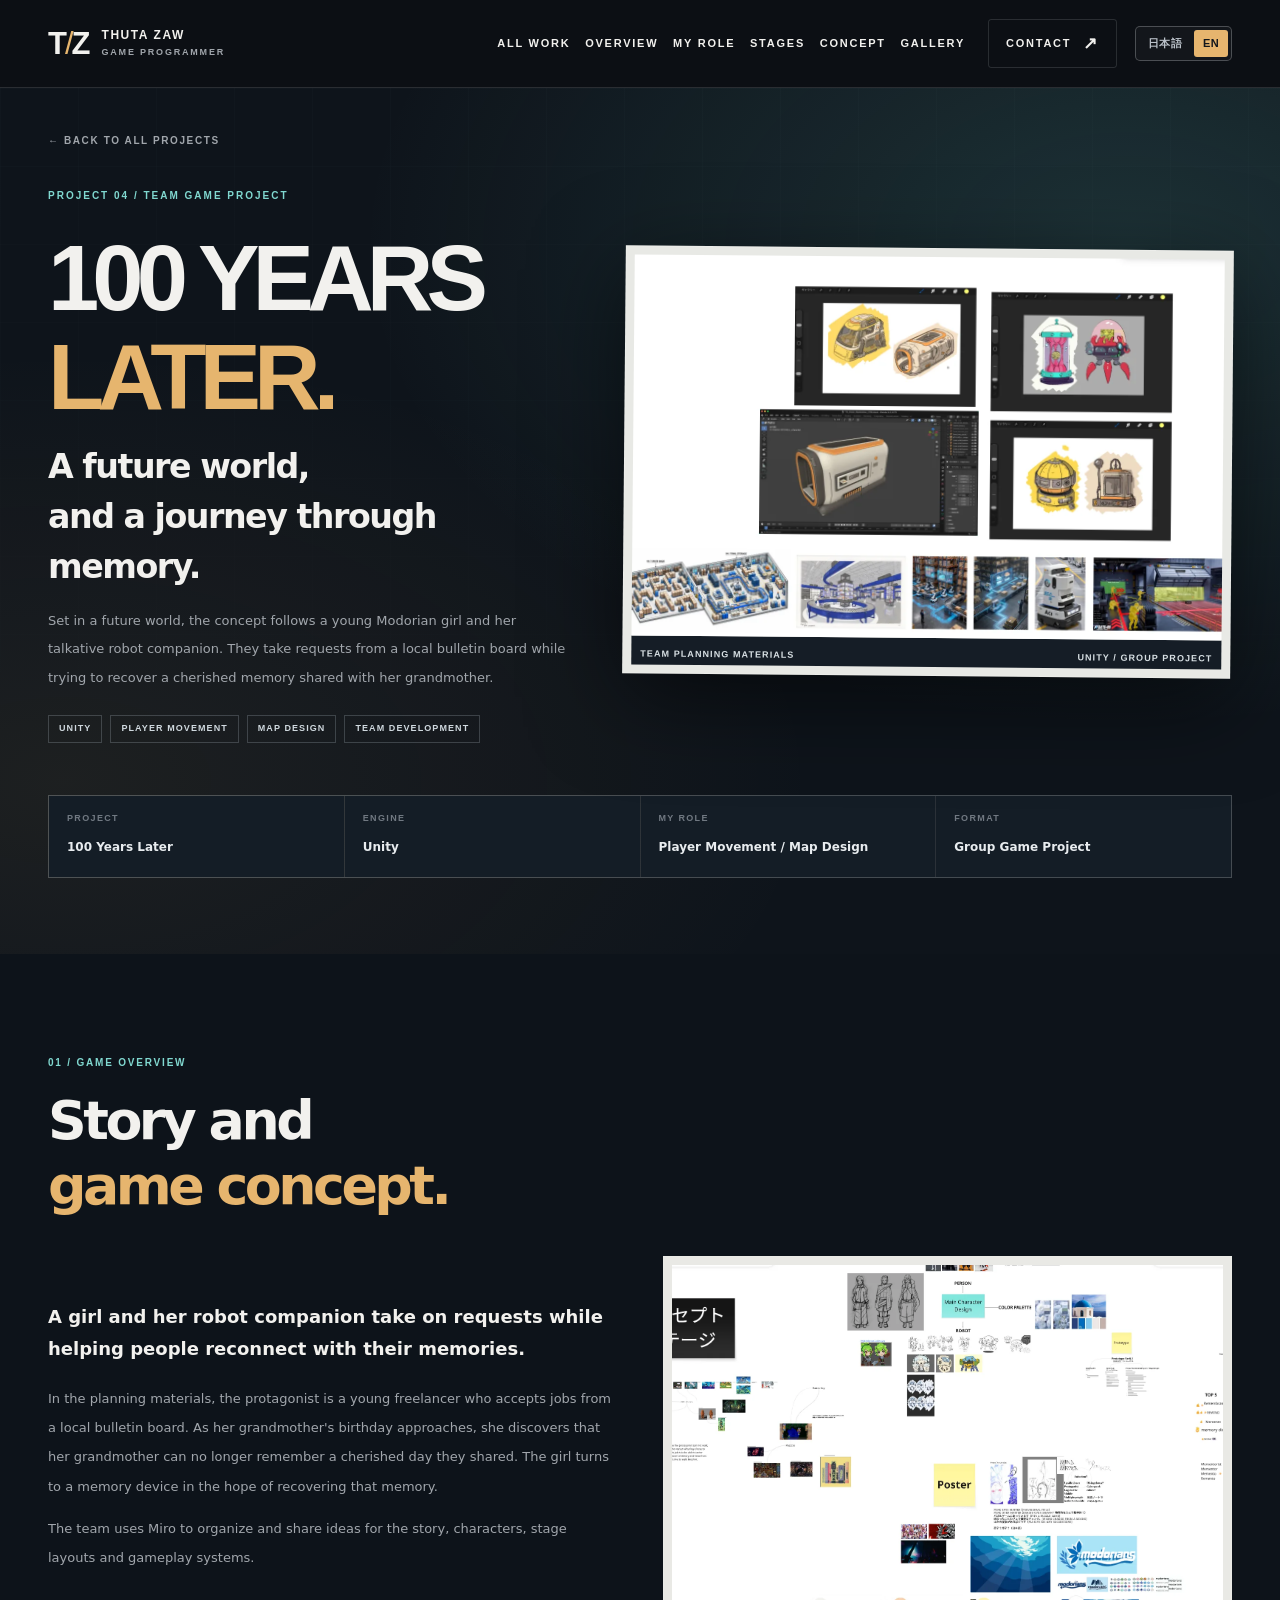
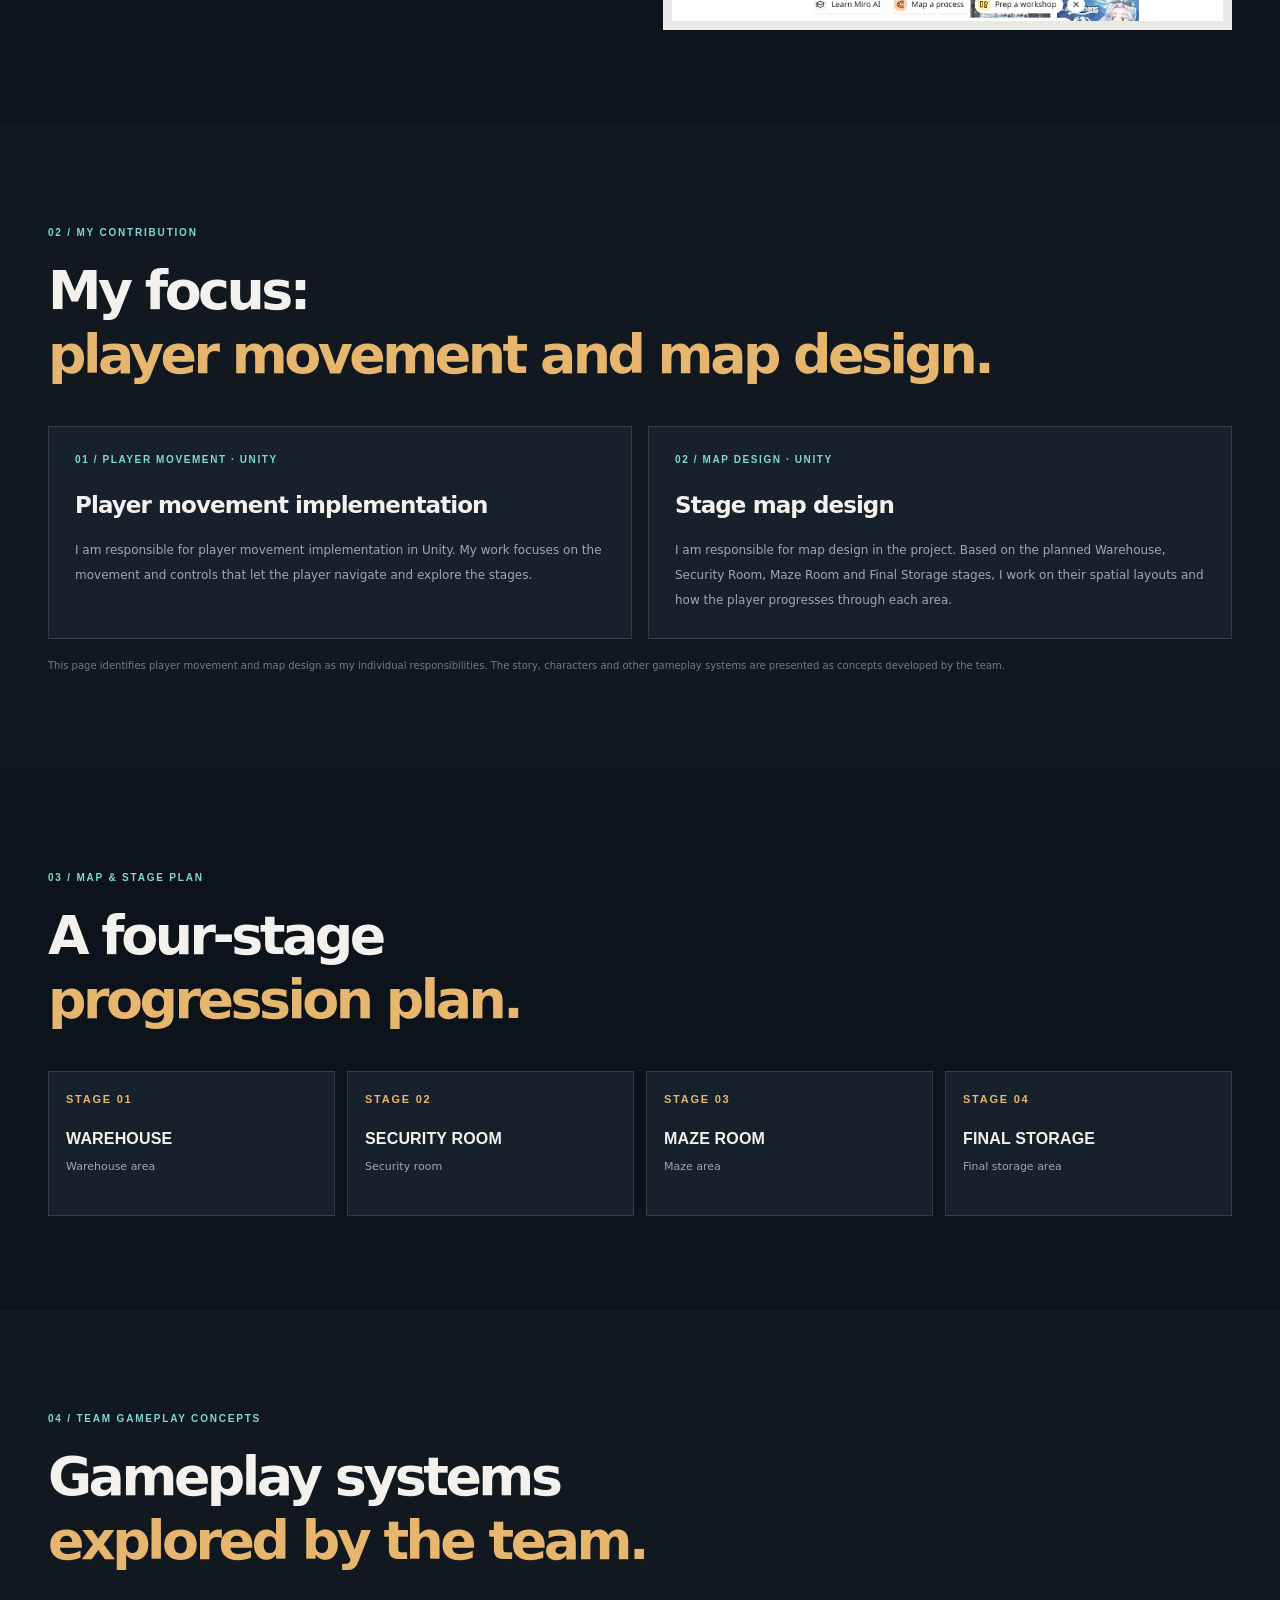
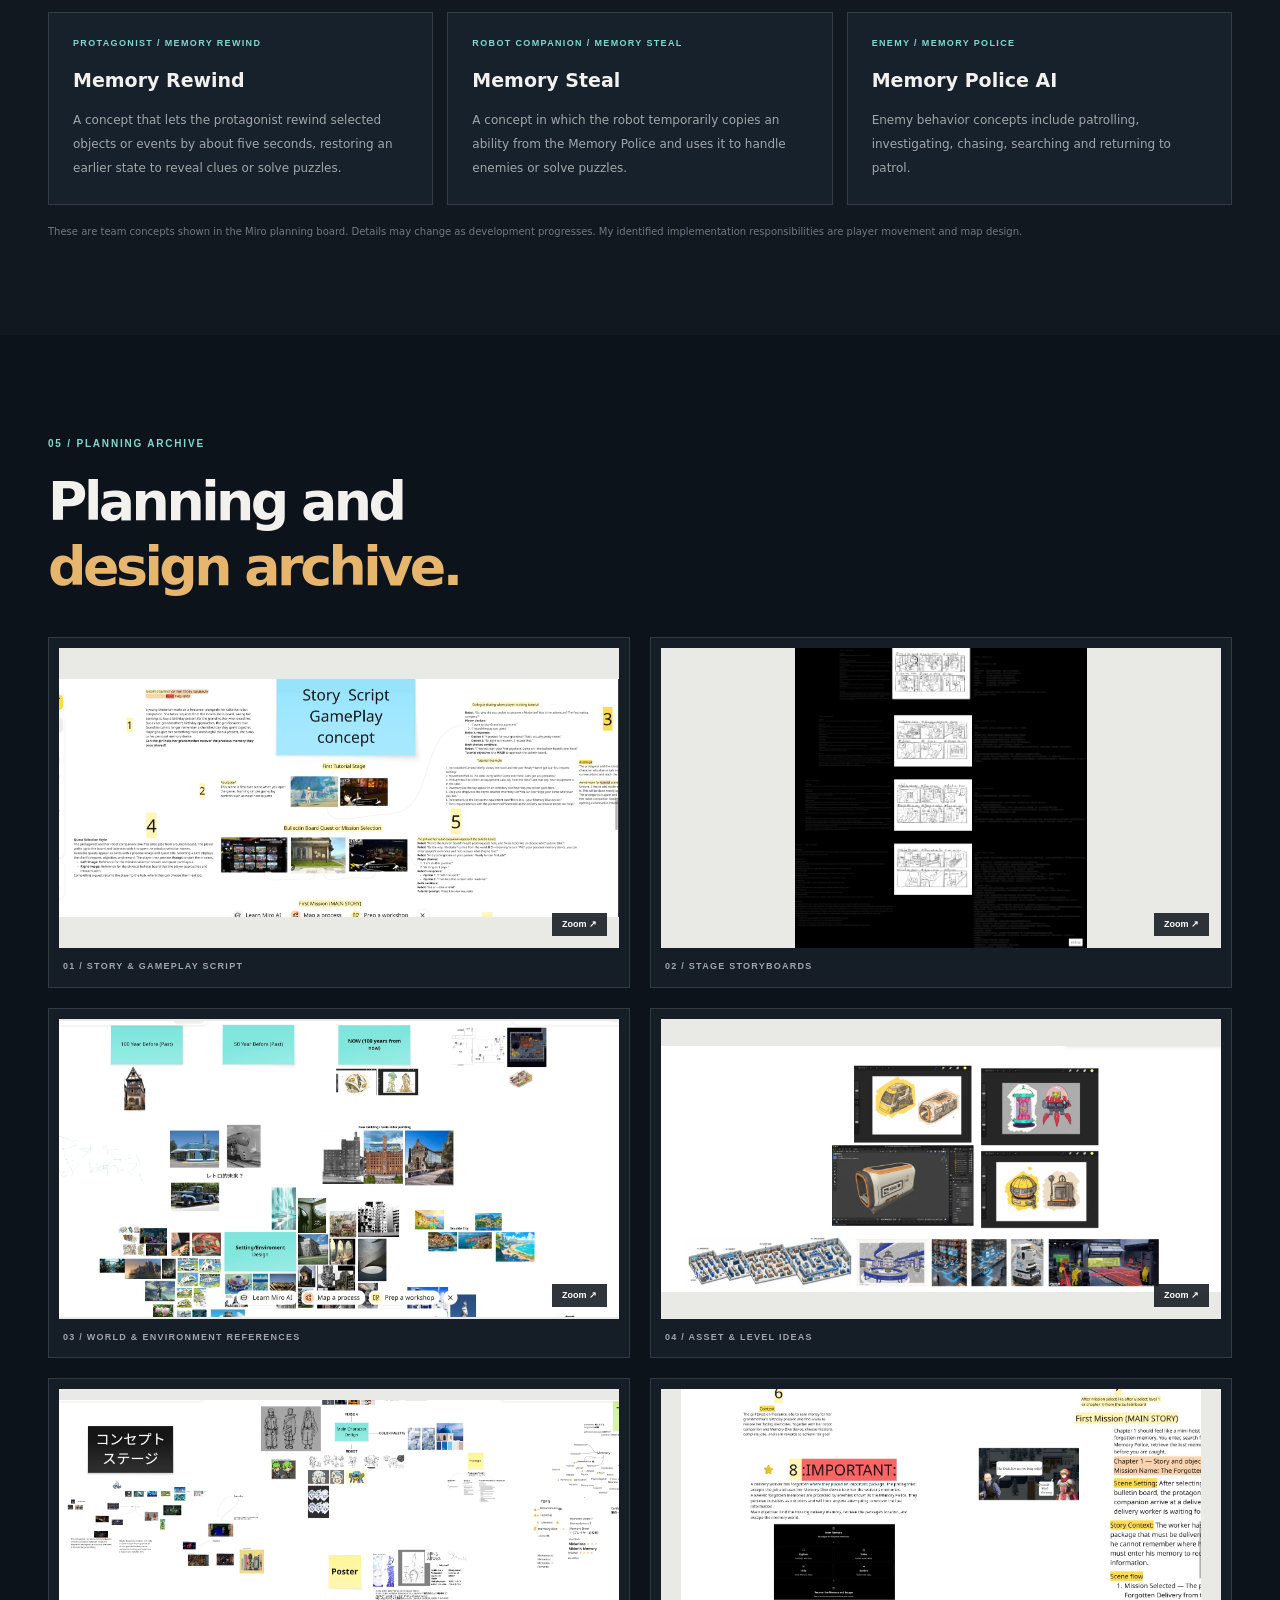
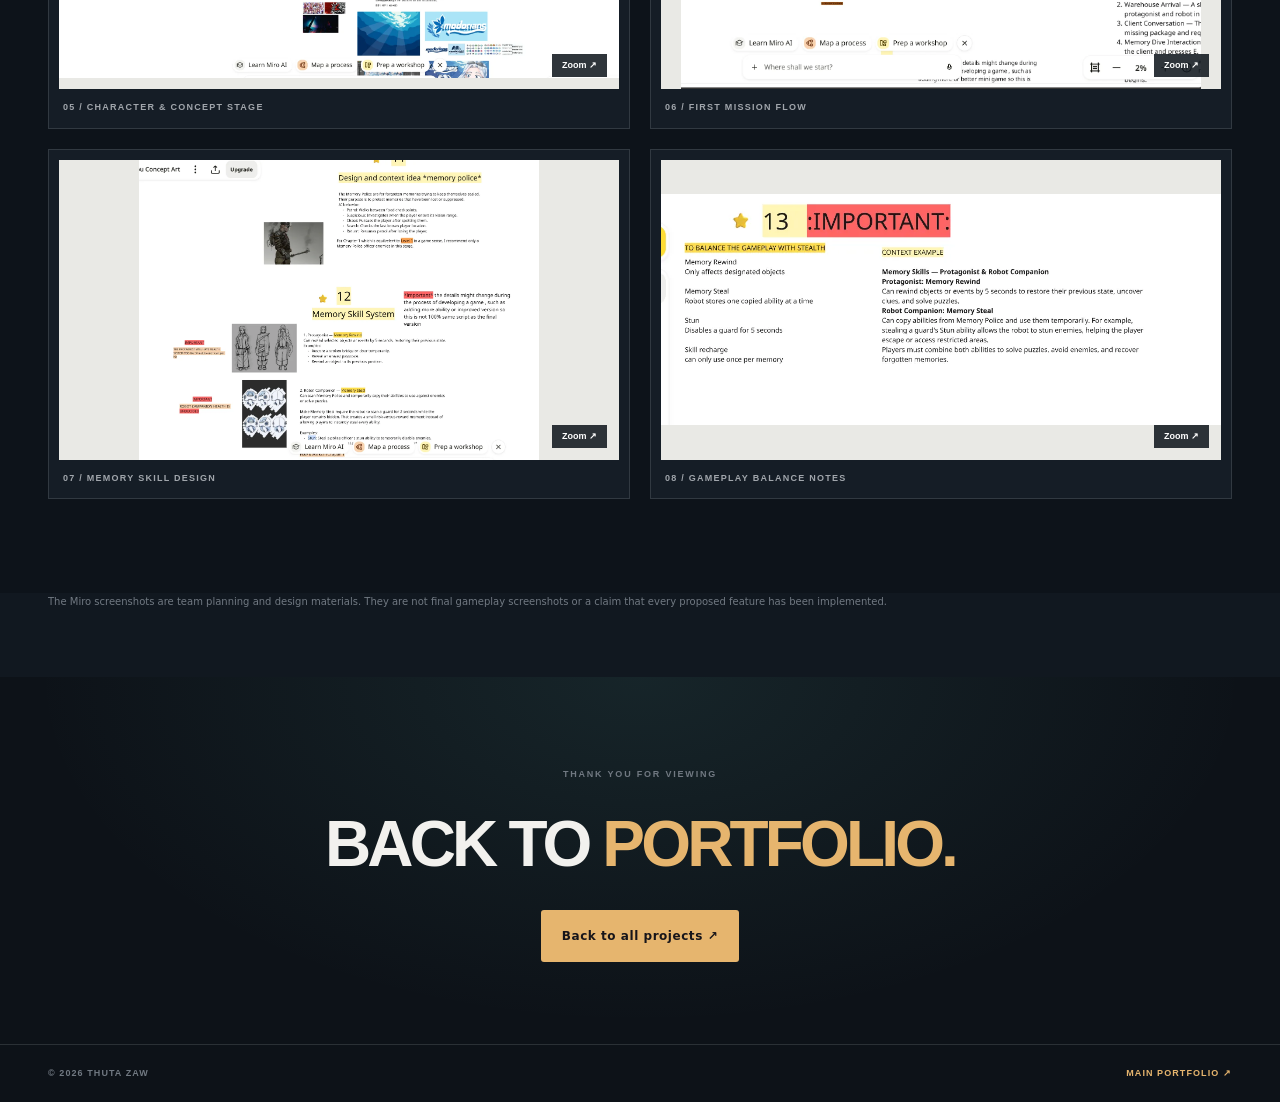
<file: 100-years-en.html>
<!DOCTYPE html>
<html lang="en">
<head>
<meta charset="utf-8"/>
<meta name="viewport" content="width=device-width, initial-scale=1"/>
<meta name="theme-color" content="#0d1218"/>
<meta name="description" content="100 Years Later is a Unity team game project. THUTA ZAW is responsible for player movement implementation and map design. Explore the team concept and planning boards."/>
<title>100 Years Later | THUTA ZAW — Game Programmer Portfolio</title>
<link href="assets/favicon.svg" rel="icon" type="image/svg+xml"/>
<link href="style.css" rel="stylesheet"/>
<link href="team-project.css" rel="stylesheet"/>
<link href="language.css" rel="stylesheet"/>
<script defer src="script.js"></script>
<link href="100-years.html" hreflang="ja" rel="alternate"/><link href="100-years-en.html" hreflang="en" rel="alternate"/>
</head>
<body class="team-detail-page">
<div class="page-progress" id="page-progress" aria-hidden="true"></div>
<a class="skip-link" href="#main">Skip to main content</a>
<header class="site-header" id="top"><div class="header-inner container">
<a class="brand" href="index-en.html#top" aria-label="Back to portfolio home"><span class="brand-symbol">T<span class="brand-accent">/</span>Z</span><span class="brand-label">THUTA ZAW <small>GAME PROGRAMMER</small></span></a>
<nav class="desktop-nav" aria-label="Page navigation"><a href="index-en.html#team-project">ALL WORK</a><a href="#overview">OVERVIEW</a><a href="#my-role">MY ROLE</a><a href="#stages">STAGES</a><a href="#concept">CONCEPT</a><a href="#gallery">GALLERY</a></nav>
<a class="header-contact" href="index-en.html#contact">CONTACT <span aria-hidden="true">↗</span></a>
<div class="language-switcher" role="group" aria-label="Language"><a class="language-choice" href="100-years.html" hreflang="ja" lang="ja">日本語</a><a class="language-choice active" aria-current="page" href="100-years-en.html" hreflang="en" lang="en">EN</a></div>
<button class="menu-toggle" id="menu-toggle" type="button" aria-label="Open menu" aria-expanded="false" aria-controls="mobile-nav"><span></span><span></span></button>
</div><nav class="mobile-nav" id="mobile-nav" aria-label="Mobile navigation" hidden><a href="index-en.html#team-project">ALL WORK</a><a href="#overview">OVERVIEW</a><a href="#my-role">MY ROLE</a><a href="#stages">STAGES</a><a href="#concept">CONCEPT</a><a href="#gallery">GALLERY</a><a href="index-en.html#contact">CONTACT</a></nav></header>
<main id="main">
<section class="team-detail-hero"><div class="container">
<a class="team-back" href="index-en.html#team-project">← BACK TO ALL PROJECTS</a>
<div class="team-detail-hero-grid"><div class="team-detail-copy"><span class="team-detail-kicker">PROJECT 04 / TEAM GAME PROJECT</span><h1>100 YEARS<br/><em>LATER.</em></h1><p class="team-detail-lead">A future world,<br/>and a journey through memory.</p><p class="team-detail-desc">Set in a future world, the concept follows a young Modorian girl and her talkative robot companion. They take requests from a local bulletin board while trying to recover a cherished memory shared with her grandmother.</p><div class="team-detail-tags"><span>UNITY</span><span>PLAYER MOVEMENT</span><span>MAP DESIGN</span><span>TEAM DEVELOPMENT</span></div></div>
<div class="team-detail-hero-visual"><img src="assets/100-years-assets.webp" alt="Concept materials for devices, robots and stage environments in 100 Years Later" fetchpriority="high"/><span><b>TEAM PLANNING MATERIALS</b><b>UNITY / GROUP PROJECT</b></span></div></div>
<div class="team-detail-facts"><div><small>PROJECT</small><strong>100 Years Later</strong></div><div><small>ENGINE</small><strong>Unity</strong></div><div><small>MY ROLE</small><strong>Player Movement / Map Design</strong></div><div><small>FORMAT</small><strong>Group Game Project</strong></div></div>
</div></section>
<section class="team-detail-section" id="overview"><div class="container"><div class="team-detail-section-head"><span>01 / GAME OVERVIEW</span><h2>Story and<br/><em>game concept.</em></h2></div><div class="team-overview-grid"><div class="team-overview-copy"><p class="team-emphasis">A girl and her robot companion take on requests while helping people reconnect with their memories.</p><p>In the planning materials, the protagonist is a young freelancer who accepts jobs from a local bulletin board. As her grandmother's birthday approaches, she discovers that her grandmother can no longer remember a cherished day they shared. The girl turns to a memory device in the hope of recovering that memory.</p><p>The team uses Miro to organize and share ideas for the story, characters, stage layouts and gameplay systems.</p></div><div class="team-overview-image"><img src="assets/100-years-concept.webp" alt="Miro planning board for character designs, robot concepts and the concept stage" loading="lazy"/></div></div></div></section>
<section class="team-detail-section" id="my-role"><div class="container"><div class="team-detail-section-head"><span>02 / MY CONTRIBUTION</span><h2>My focus:<br/><em>player movement and map design.</em></h2></div><div class="team-role-grid"><article class="team-role-card"><span>01 / PLAYER MOVEMENT · UNITY</span><h3>Player movement implementation</h3><p>I am responsible for player movement implementation in Unity. My work focuses on the movement and controls that let the player navigate and explore the stages.</p></article><article class="team-role-card"><span>02 / MAP DESIGN · UNITY</span><h3>Stage map design</h3><p>I am responsible for map design in the project. Based on the planned Warehouse, Security Room, Maze Room and Final Storage stages, I work on their spatial layouts and how the player progresses through each area.</p></article></div><p class="team-concept-note">This page identifies player movement and map design as my individual responsibilities. The story, characters and other gameplay systems are presented as concepts developed by the team.</p></div></section>
<section class="team-detail-section" id="stages"><div class="container"><div class="team-detail-section-head"><span>03 / MAP &amp; STAGE PLAN</span><h2>A four-stage<br/><em>progression plan.</em></h2></div><div class="team-stages-grid"><article class="team-stage-card"><small>STAGE 01</small><h3>WAREHOUSE</h3><p>Warehouse area</p></article><article class="team-stage-card"><small>STAGE 02</small><h3>SECURITY ROOM</h3><p>Security room</p></article><article class="team-stage-card"><small>STAGE 03</small><h3>MAZE ROOM</h3><p>Maze area</p></article><article class="team-stage-card"><small>STAGE 04</small><h3>FINAL STORAGE</h3><p>Final storage area</p></article></div></div></section>
<section class="team-detail-section" id="concept"><div class="container"><div class="team-detail-section-head"><span>04 / TEAM GAMEPLAY CONCEPTS</span><h2>Gameplay systems<br/><em>explored by the team.</em></h2></div><div class="team-concept-grid"><article class="team-concept-card"><small>PROTAGONIST / MEMORY REWIND</small><h3>Memory Rewind</h3><p>A concept that lets the protagonist rewind selected objects or events by about five seconds, restoring an earlier state to reveal clues or solve puzzles.</p></article><article class="team-concept-card"><small>ROBOT COMPANION / MEMORY STEAL</small><h3>Memory Steal</h3><p>A concept in which the robot temporarily copies an ability from the Memory Police and uses it to handle enemies or solve puzzles.</p></article><article class="team-concept-card"><small>ENEMY / MEMORY POLICE</small><h3>Memory Police AI</h3><p>Enemy behavior concepts include patrolling, investigating, chasing, searching and returning to patrol.</p></article></div><p class="team-concept-note">These are team concepts shown in the Miro planning board. Details may change as development progresses. My identified implementation responsibilities are player movement and map design.</p></div></section>
<section class="team-detail-section" id="gallery"><div class="container"><div class="team-detail-section-head"><span>05 / PLANNING ARCHIVE</span><h2>Planning and<br/><em>design archive.</em></h2></div><div class="team-gallery-grid">
<figure><button data-image="assets/100-years-story.webp" data-alt="Miro board outlining the story, tutorial, bulletin-board quest selection and gameplay script" type="button"><img src="assets/100-years-story.webp" alt="Story and gameplay planning board" loading="lazy"/><span>Zoom ↗</span></button><figcaption>01 / STORY &amp; GAMEPLAY SCRIPT</figcaption></figure>
<figure><button data-image="assets/100-years-stages.webp" data-alt="Stage storyboards for the warehouse, security room, maze room and final storage" type="button"><img src="assets/100-years-stages.webp" alt="Storyboards for the four planned stages" loading="lazy"/><span>Zoom ↗</span></button><figcaption>02 / STAGE STORYBOARDS</figcaption></figure>
<figure><button data-image="assets/100-years-world.webp" data-alt="Miro board of world and environment references from the past to 100 years in the future" type="button"><img src="assets/100-years-world.webp" alt="World and environment references" loading="lazy"/><span>Zoom ↗</span></button><figcaption>03 / WORLD &amp; ENVIRONMENT REFERENCES</figcaption></figure>
<figure><button data-image="assets/100-years-assets.webp" data-alt="Concept art and layout ideas for devices, robots, the warehouse and environments" type="button"><img src="assets/100-years-assets.webp" alt="Device, robot and warehouse concept materials" loading="lazy"/><span>Zoom ↗</span></button><figcaption>04 / ASSET &amp; LEVEL IDEAS</figcaption></figure>
<figure><button data-image="assets/100-years-concept.webp" data-alt="Miro board for character, robot and concept-stage development" type="button"><img src="assets/100-years-concept.webp" alt="Character and concept-stage planning board" loading="lazy"/><span>Zoom ↗</span></button><figcaption>05 / CHARACTER &amp; CONCEPT STAGE</figcaption></figure>
<figure><button data-image="assets/100-years-mission.webp" data-alt="Miro board for the first mission story and progression" type="button"><img src="assets/100-years-mission.webp" alt="First mission story and progression notes" loading="lazy"/><span>Zoom ↗</span></button><figcaption>06 / FIRST MISSION FLOW</figcaption></figure>
<figure><button data-image="assets/100-years-skills.webp" data-alt="Miro board describing Memory Police, Memory Rewind and Memory Steal concepts" type="button"><img src="assets/100-years-skills.webp" alt="Memory Police and memory skill concepts" loading="lazy"/><span>Zoom ↗</span></button><figcaption>07 / MEMORY SKILL DESIGN</figcaption></figure>
<figure><button data-image="assets/100-years-balance.webp" data-alt="Gameplay balance notes for Memory Rewind and Memory Steal" type="button"><img src="assets/100-years-balance.webp" alt="Stealth and memory skill balance notes" loading="lazy"/><span>Zoom ↗</span></button><figcaption>08 / GAMEPLAY BALANCE NOTES</figcaption></figure>
</div></div></section>
<div class="team-detail-disclaimer"><p class="container">The Miro screenshots are team planning and design materials. They are not final gameplay screenshots or a claim that every proposed feature has been implemented.</p></div>
<section class="team-detail-end"><div class="container"><span>THANK YOU FOR VIEWING</span><h2>BACK TO <em>PORTFOLIO.</em></h2><a class="btn btn-primary" href="index-en.html#team-project">Back to all projects ↗</a></div></section>
</main>
<footer class="team-detail-footer"><div class="container"><span>© <span id="year">2026</span> THUTA ZAW</span><a href="index-en.html#top">MAIN PORTFOLIO ↗</a></div></footer>
<dialog class="lightbox" id="lightbox" aria-label="Expanded image"><div class="lightbox-inner"><button class="lightbox-close" id="lightbox-close" type="button" aria-label="Close image">×</button><img id="lightbox-img" alt=""/><p id="lightbox-caption"></p></div></dialog>
</body></html>
</file>
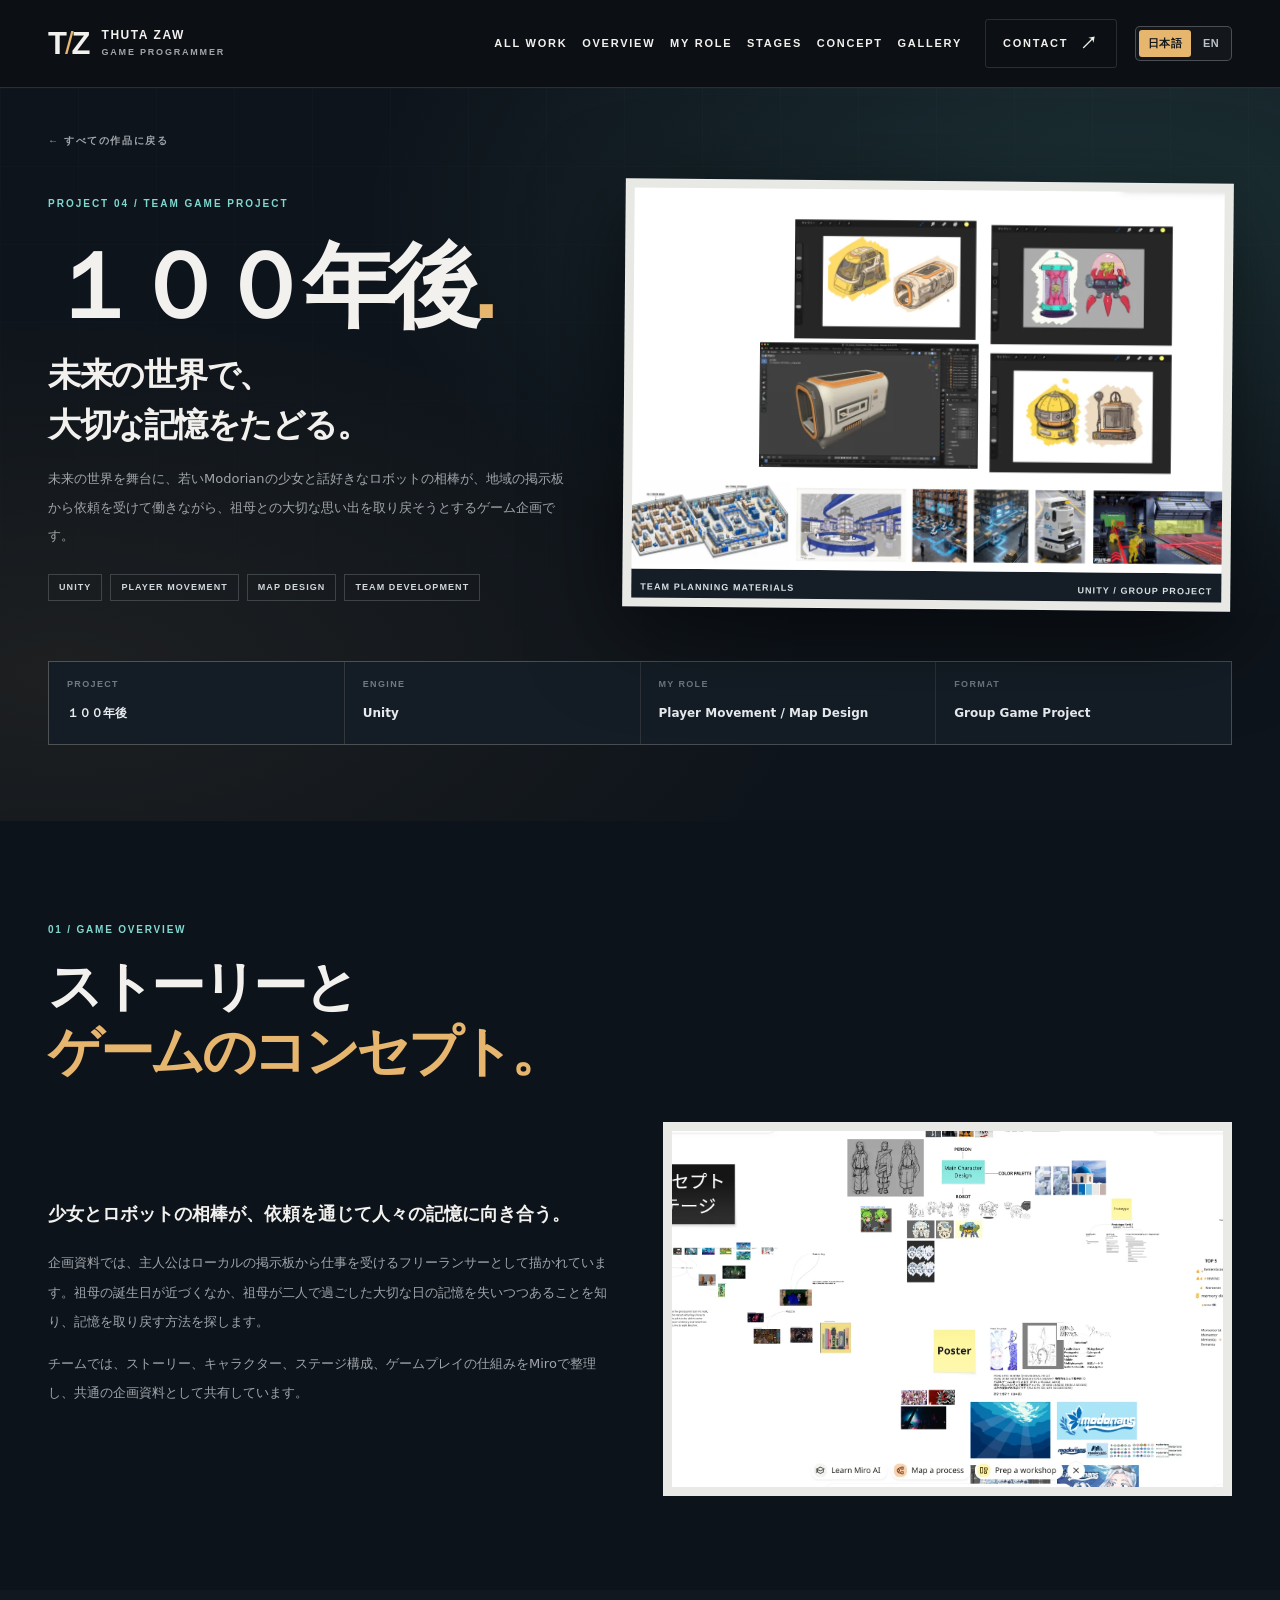
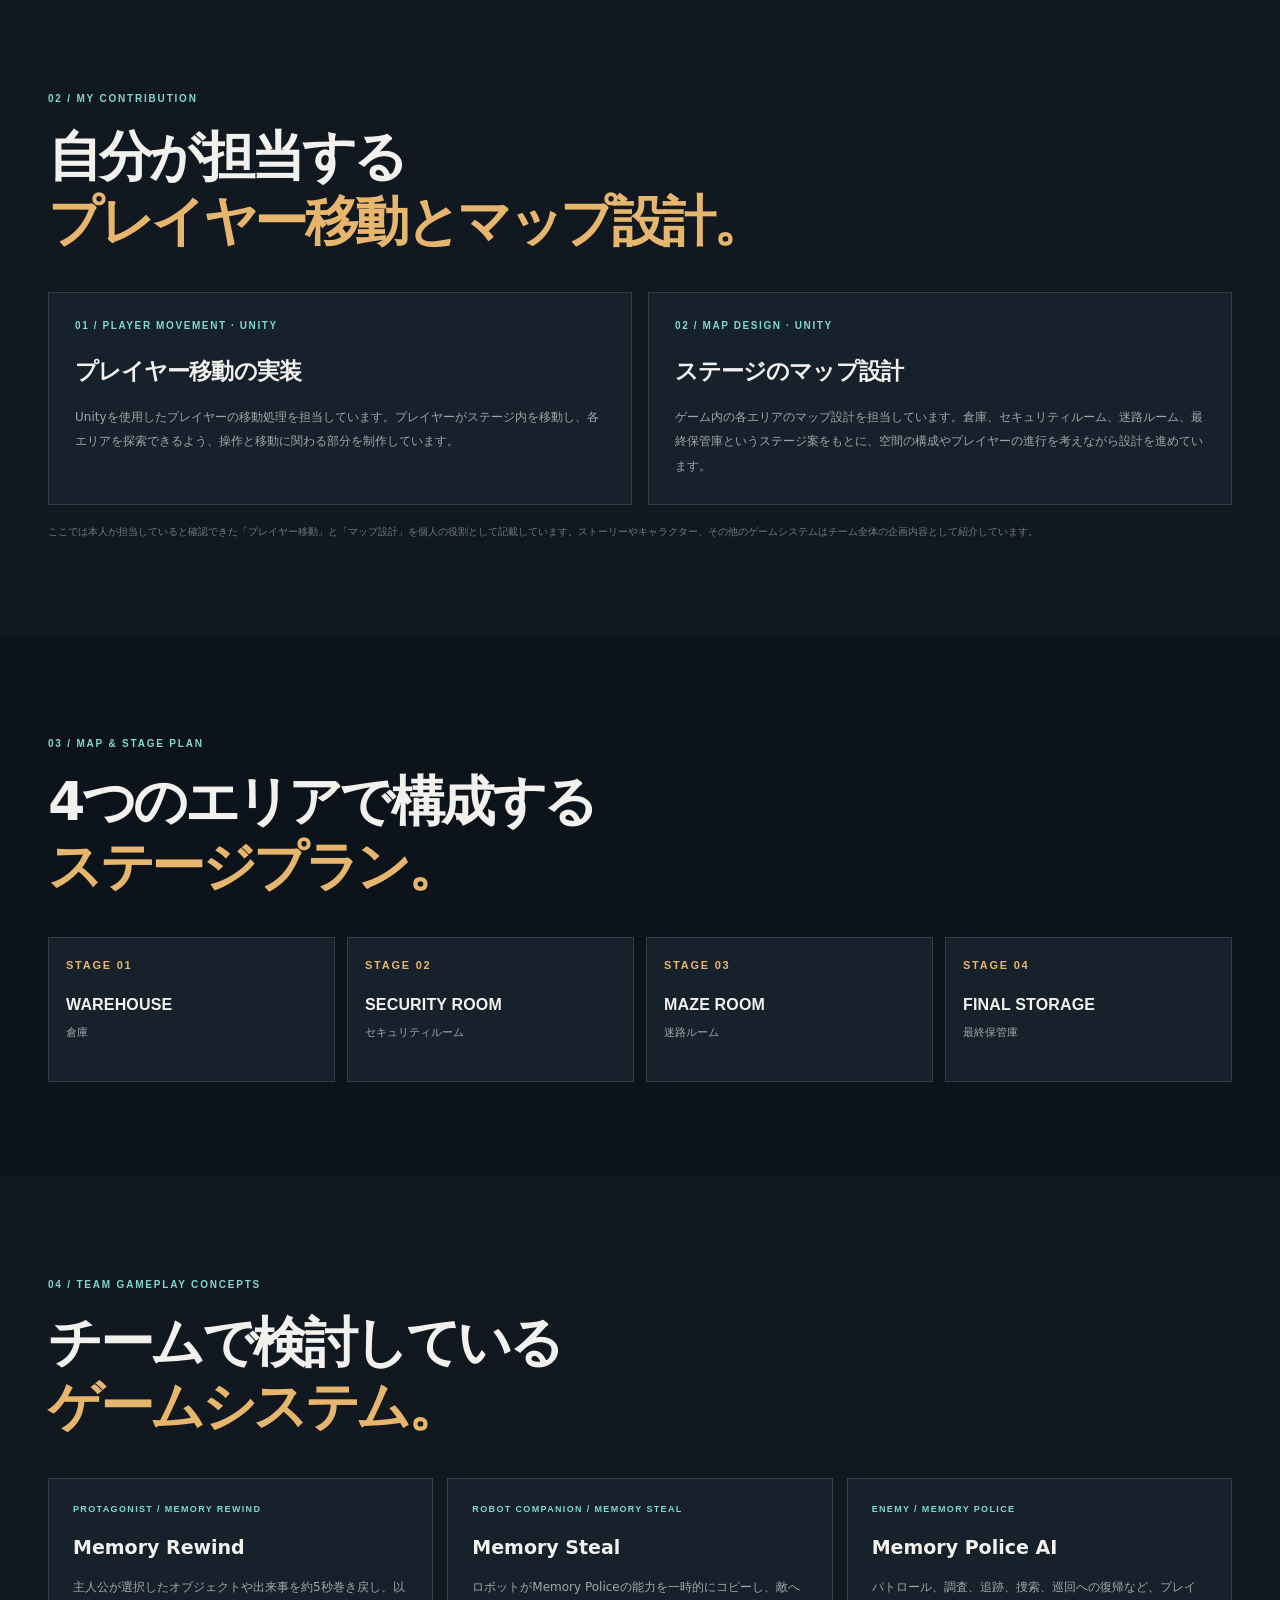
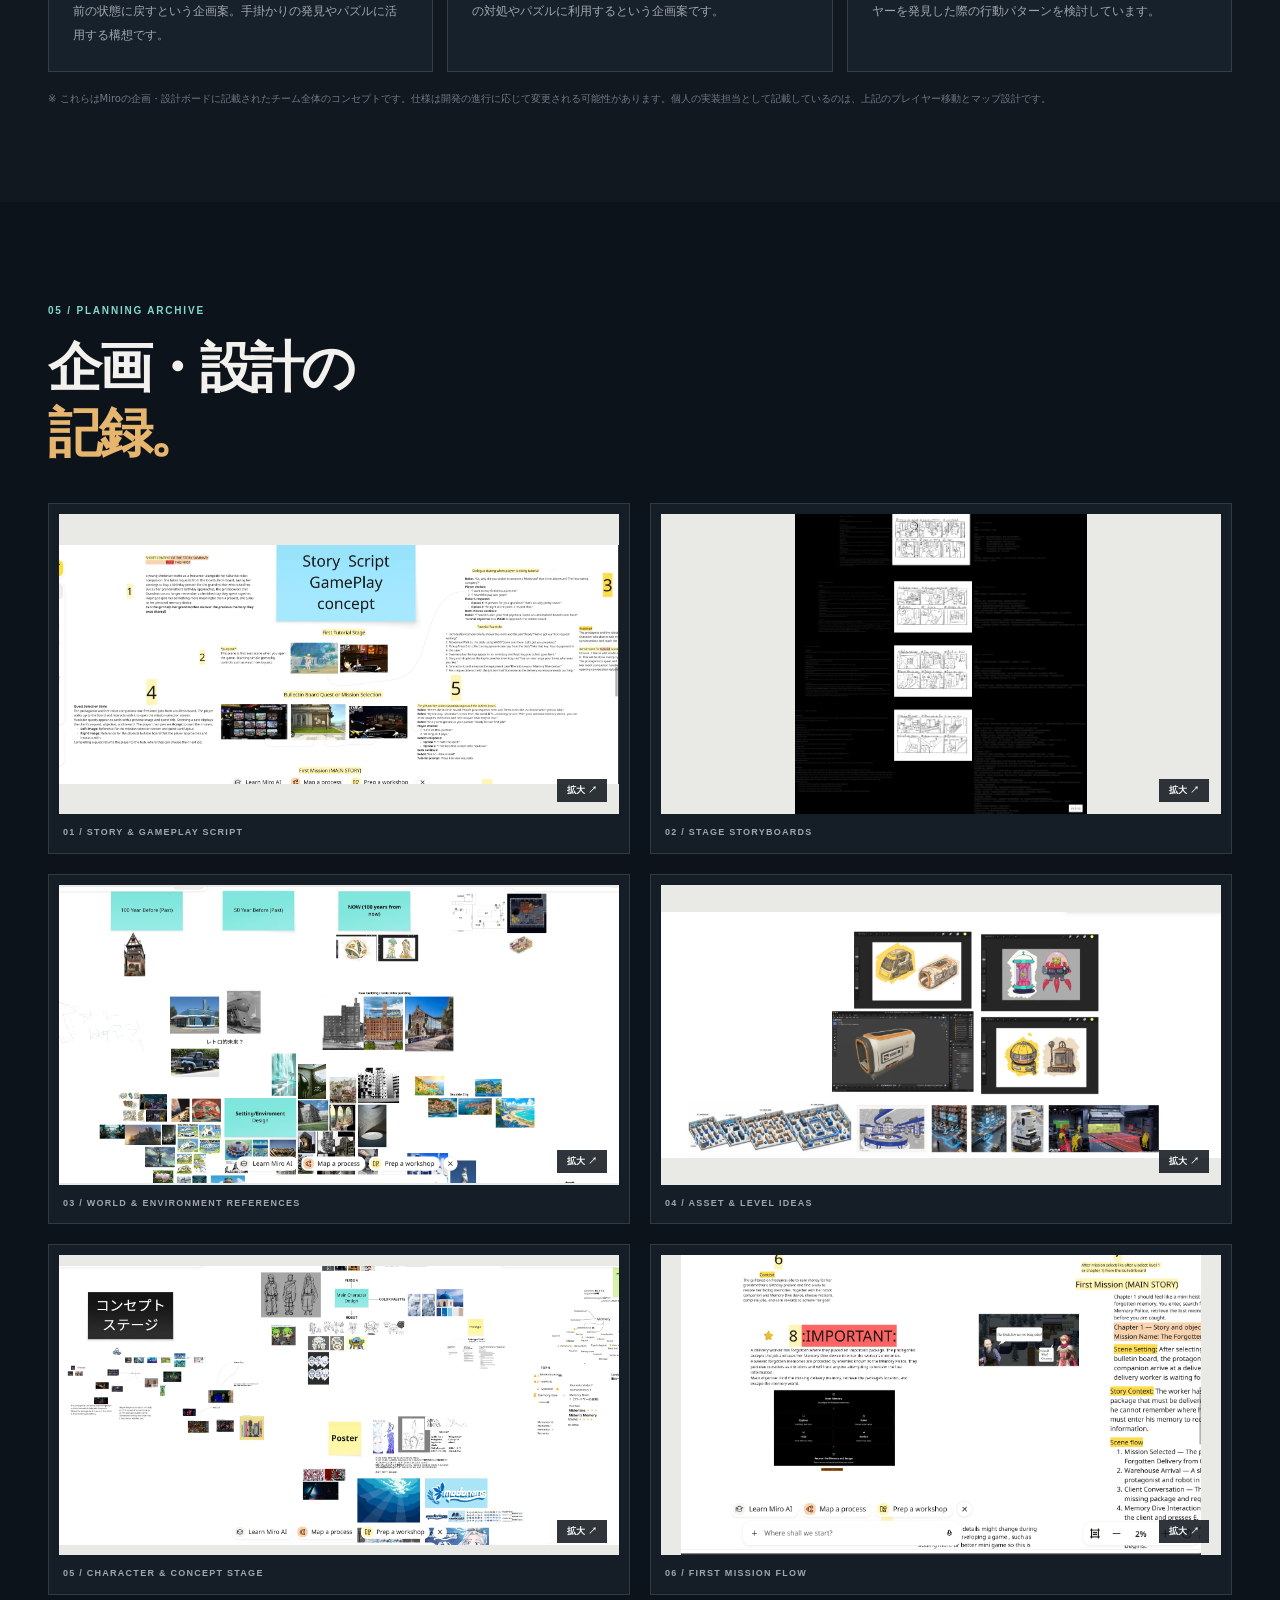
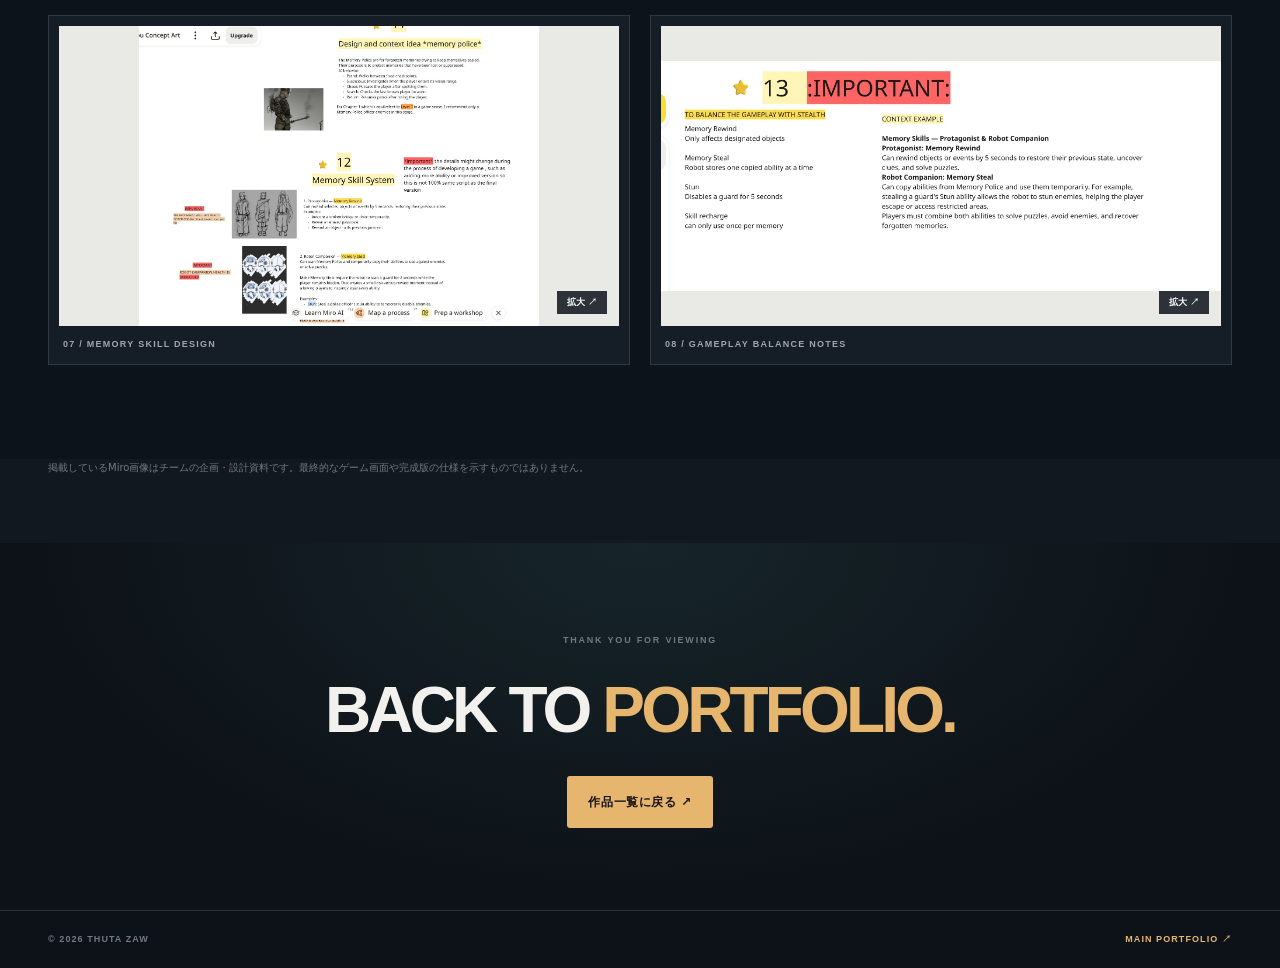
<file: 100-years.html>
<!DOCTYPE html>
<html lang="ja">
<head>
<meta charset="utf-8"/>
<meta name="viewport" content="width=device-width, initial-scale=1"/>
<meta name="theme-color" content="#0d1218"/>
<meta name="description" content="グループ制作『１００年後』。Unityでのプレイヤー移動の実装とマップ設計を担当。ストーリー、ステージ構成、ゲームシステムの企画資料を紹介します。"/>
<title>１００年後 | THUTA ZAW — Game Programmer Portfolio</title>
<link href="assets/favicon.svg" rel="icon" type="image/svg+xml"/>
<link href="style.css" rel="stylesheet"/>
<link href="team-project.css" rel="stylesheet"/>
<link href="language.css" rel="stylesheet"/>
<script defer src="script.js"></script>
<link href="100-years.html" hreflang="ja" rel="alternate"/><link href="100-years-en.html" hreflang="en" rel="alternate"/>
</head>
<body class="team-detail-page">
<div class="page-progress" id="page-progress" aria-hidden="true"></div>
<a class="skip-link" href="#main">本文へスキップ</a>
<header class="site-header" id="top"><div class="header-inner container">
<a class="brand" href="index.html#top" aria-label="ポートフォリオのトップへ"><span class="brand-symbol">T<span class="brand-accent">/</span>Z</span><span class="brand-label">THUTA ZAW <small>GAME PROGRAMMER</small></span></a>
<nav class="desktop-nav" aria-label="ページ内メニュー"><a href="index.html#team-project">ALL WORK</a><a href="#overview">OVERVIEW</a><a href="#my-role">MY ROLE</a><a href="#stages">STAGES</a><a href="#concept">CONCEPT</a><a href="#gallery">GALLERY</a></nav>
<a class="header-contact" href="index.html#contact">CONTACT <span aria-hidden="true">↗</span></a>
<div class="language-switcher" role="group" aria-label="Language / 言語"><a class="language-choice active" aria-current="page" href="100-years.html" hreflang="ja" lang="ja">日本語</a><a class="language-choice" href="100-years-en.html" hreflang="en" lang="en">EN</a></div>
<button class="menu-toggle" id="menu-toggle" type="button" aria-label="メニューを開く" aria-expanded="false" aria-controls="mobile-nav"><span></span><span></span></button>
</div><nav class="mobile-nav" id="mobile-nav" aria-label="モバイルメニュー" hidden><a href="index.html#team-project">ALL WORK</a><a href="#overview">OVERVIEW</a><a href="#my-role">MY ROLE</a><a href="#stages">STAGES</a><a href="#concept">CONCEPT</a><a href="#gallery">GALLERY</a><a href="index.html#contact">CONTACT</a></nav></header>
<main id="main">
<section class="team-detail-hero"><div class="container">
<a class="team-back" href="index.html#team-project">← すべての作品に戻る</a>
<div class="team-detail-hero-grid"><div class="team-detail-copy"><span class="team-detail-kicker">PROJECT 04 / TEAM GAME PROJECT</span><h1>１００年後<em>.</em></h1><p class="team-detail-lead">未来の世界で、<br/>大切な記憶をたどる。</p><p class="team-detail-desc">未来の世界を舞台に、若いModorianの少女と話好きなロボットの相棒が、地域の掲示板から依頼を受けて働きながら、祖母との大切な思い出を取り戻そうとするゲーム企画です。</p><div class="team-detail-tags"><span>UNITY</span><span>PLAYER MOVEMENT</span><span>MAP DESIGN</span><span>TEAM DEVELOPMENT</span></div></div>
<div class="team-detail-hero-visual"><img src="assets/100-years-assets.webp" alt="１００年後のゲーム企画に含まれる装置、ロボット、ステージ環境のコンセプト資料" fetchpriority="high"/><span><b>TEAM PLANNING MATERIALS</b><b>UNITY / GROUP PROJECT</b></span></div></div>
<div class="team-detail-facts"><div><small>PROJECT</small><strong>１００年後</strong></div><div><small>ENGINE</small><strong>Unity</strong></div><div><small>MY ROLE</small><strong>Player Movement / Map Design</strong></div><div><small>FORMAT</small><strong>Group Game Project</strong></div></div>
</div></section>
<section class="team-detail-section" id="overview"><div class="container"><div class="team-detail-section-head"><span>01 / GAME OVERVIEW</span><h2>ストーリーと<br/><em>ゲームのコンセプト。</em></h2></div><div class="team-overview-grid"><div class="team-overview-copy"><p class="team-emphasis">少女とロボットの相棒が、依頼を通じて人々の記憶に向き合う。</p><p>企画資料では、主人公はローカルの掲示板から仕事を受けるフリーランサーとして描かれています。祖母の誕生日が近づくなか、祖母が二人で過ごした大切な日の記憶を失いつつあることを知り、記憶を取り戻す方法を探します。</p><p>チームでは、ストーリー、キャラクター、ステージ構成、ゲームプレイの仕組みをMiroで整理し、共通の企画資料として共有しています。</p></div><div class="team-overview-image"><img src="assets/100-years-concept.webp" alt="主人公とロボットのキャラクター案、コンセプトステージ、世界観を整理したボード" loading="lazy"/></div></div></div></section>
<section class="team-detail-section" id="my-role"><div class="container"><div class="team-detail-section-head"><span>02 / MY CONTRIBUTION</span><h2>自分が担当する<br/><em>プレイヤー移動とマップ設計。</em></h2></div><div class="team-role-grid"><article class="team-role-card"><span>01 / PLAYER MOVEMENT · UNITY</span><h3>プレイヤー移動の実装</h3><p>Unityを使用したプレイヤーの移動処理を担当しています。プレイヤーがステージ内を移動し、各エリアを探索できるよう、操作と移動に関わる部分を制作しています。</p></article><article class="team-role-card"><span>02 / MAP DESIGN · UNITY</span><h3>ステージのマップ設計</h3><p>ゲーム内の各エリアのマップ設計を担当しています。倉庫、セキュリティルーム、迷路ルーム、最終保管庫というステージ案をもとに、空間の構成やプレイヤーの進行を考えながら設計を進めています。</p></article></div><p class="team-concept-note">ここでは本人が担当していると確認できた「プレイヤー移動」と「マップ設計」を個人の役割として記載しています。ストーリーやキャラクター、その他のゲームシステムはチーム全体の企画内容として紹介しています。</p></div></section>
<section class="team-detail-section" id="stages"><div class="container"><div class="team-detail-section-head"><span>03 / MAP &amp; STAGE PLAN</span><h2>4つのエリアで構成する<br/><em>ステージプラン。</em></h2></div><div class="team-stages-grid"><article class="team-stage-card"><small>STAGE 01</small><h3>WAREHOUSE</h3><p>倉庫</p></article><article class="team-stage-card"><small>STAGE 02</small><h3>SECURITY ROOM</h3><p>セキュリティルーム</p></article><article class="team-stage-card"><small>STAGE 03</small><h3>MAZE ROOM</h3><p>迷路ルーム</p></article><article class="team-stage-card"><small>STAGE 04</small><h3>FINAL STORAGE</h3><p>最終保管庫</p></article></div></div></section>
<section class="team-detail-section" id="concept"><div class="container"><div class="team-detail-section-head"><span>04 / TEAM GAMEPLAY CONCEPTS</span><h2>チームで検討している<br/><em>ゲームシステム。</em></h2></div><div class="team-concept-grid"><article class="team-concept-card"><small>PROTAGONIST / MEMORY REWIND</small><h3>Memory Rewind</h3><p>主人公が選択したオブジェクトや出来事を約5秒巻き戻し、以前の状態に戻すという企画案。手掛かりの発見やパズルに活用する構想です。</p></article><article class="team-concept-card"><small>ROBOT COMPANION / MEMORY STEAL</small><h3>Memory Steal</h3><p>ロボットがMemory Policeの能力を一時的にコピーし、敵への対処やパズルに利用するという企画案です。</p></article><article class="team-concept-card"><small>ENEMY / MEMORY POLICE</small><h3>Memory Police AI</h3><p>パトロール、調査、追跡、捜索、巡回への復帰など、プレイヤーを発見した際の行動パターンを検討しています。</p></article></div><p class="team-concept-note">※ これらはMiroの企画・設計ボードに記載されたチーム全体のコンセプトです。仕様は開発の進行に応じて変更される可能性があります。個人の実装担当として記載しているのは、上記のプレイヤー移動とマップ設計です。</p></div></section>
<section class="team-detail-section" id="gallery"><div class="container"><div class="team-detail-section-head"><span>05 / PLANNING ARCHIVE</span><h2>企画・設計の<br/><em>記録。</em></h2></div><div class="team-gallery-grid">
<figure><button data-image="assets/100-years-story.webp" data-alt="ストーリー概要、チュートリアル、掲示板のクエスト選択などを整理したMiroボード" type="button"><img src="assets/100-years-story.webp" alt="ストーリーとゲームプレイの企画ボード" loading="lazy"/><span>拡大 ↗</span></button><figcaption>01 / STORY &amp; GAMEPLAY SCRIPT</figcaption></figure>
<figure><button data-image="assets/100-years-stages.webp" data-alt="倉庫、セキュリティルーム、迷路ルーム、最終保管庫のステージストーリーボード" type="button"><img src="assets/100-years-stages.webp" alt="4つのステージのストーリーボード" loading="lazy"/><span>拡大 ↗</span></button><figcaption>02 / STAGE STORYBOARDS</figcaption></figure>
<figure><button data-image="assets/100-years-world.webp" data-alt="過去から100年後までの世界観や環境リファレンスをまとめたボード" type="button"><img src="assets/100-years-world.webp" alt="100年前、50年前、現在の環境と世界観のリファレンス" loading="lazy"/><span>拡大 ↗</span></button><figcaption>03 / WORLD &amp; ENVIRONMENT REFERENCES</figcaption></figure>
<figure><button data-image="assets/100-years-assets.webp" data-alt="ロボット、装置、倉庫や環境などのコンセプトアートとレイアウト案" type="button"><img src="assets/100-years-assets.webp" alt="装置、ロボット、倉庫レイアウトのコンセプト資料" loading="lazy"/><span>拡大 ↗</span></button><figcaption>04 / ASSET &amp; LEVEL IDEAS</figcaption></figure>
<figure><button data-image="assets/100-years-concept.webp" data-alt="キャラクター、ロボット、コンセプトステージ、ゲームアイデアを整理したボード" type="button"><img src="assets/100-years-concept.webp" alt="キャラクターとコンセプトステージの企画ボード" loading="lazy"/><span>拡大 ↗</span></button><figcaption>05 / CHARACTER &amp; CONCEPT STAGE</figcaption></figure>
<figure><button data-image="assets/100-years-mission.webp" data-alt="最初のミッションのストーリーと進行を整理したボード" type="button"><img src="assets/100-years-mission.webp" alt="第一ミッションのストーリーと進行の企画" loading="lazy"/><span>拡大 ↗</span></button><figcaption>06 / FIRST MISSION FLOW</figcaption></figure>
<figure><button data-image="assets/100-years-skills.webp" data-alt="Memory Police、Memory Rewind、Memory Stealの仕組みを整理したボード" type="button"><img src="assets/100-years-skills.webp" alt="Memory Policeとメモリースキルの企画資料" loading="lazy"/><span>拡大 ↗</span></button><figcaption>07 / MEMORY SKILL DESIGN</figcaption></figure>
<figure><button data-image="assets/100-years-balance.webp" data-alt="Memory RewindとMemory Stealの能力のバランス案" type="button"><img src="assets/100-years-balance.webp" alt="ステルスとメモリースキルのバランス案" loading="lazy"/><span>拡大 ↗</span></button><figcaption>08 / GAMEPLAY BALANCE NOTES</figcaption></figure>
</div></div></section>
<div class="team-detail-disclaimer"><p class="container">掲載しているMiro画像はチームの企画・設計資料です。最終的なゲーム画面や完成版の仕様を示すものではありません。</p></div>
<section class="team-detail-end"><div class="container"><span>THANK YOU FOR VIEWING</span><h2>BACK TO <em>PORTFOLIO.</em></h2><a class="btn btn-primary" href="index.html#team-project">作品一覧に戻る ↗</a></div></section>
</main>
<footer class="team-detail-footer"><div class="container"><span>© <span id="year">2026</span> THUTA ZAW</span><a href="index.html#top">MAIN PORTFOLIO ↗</a></div></footer>
<dialog class="lightbox" id="lightbox" aria-label="画像を拡大表示"><div class="lightbox-inner"><button class="lightbox-close" id="lightbox-close" type="button" aria-label="拡大表示を閉じる">×</button><img id="lightbox-img" alt=""/><p id="lightbox-caption"></p></div></dialog>
</body></html>
</file>
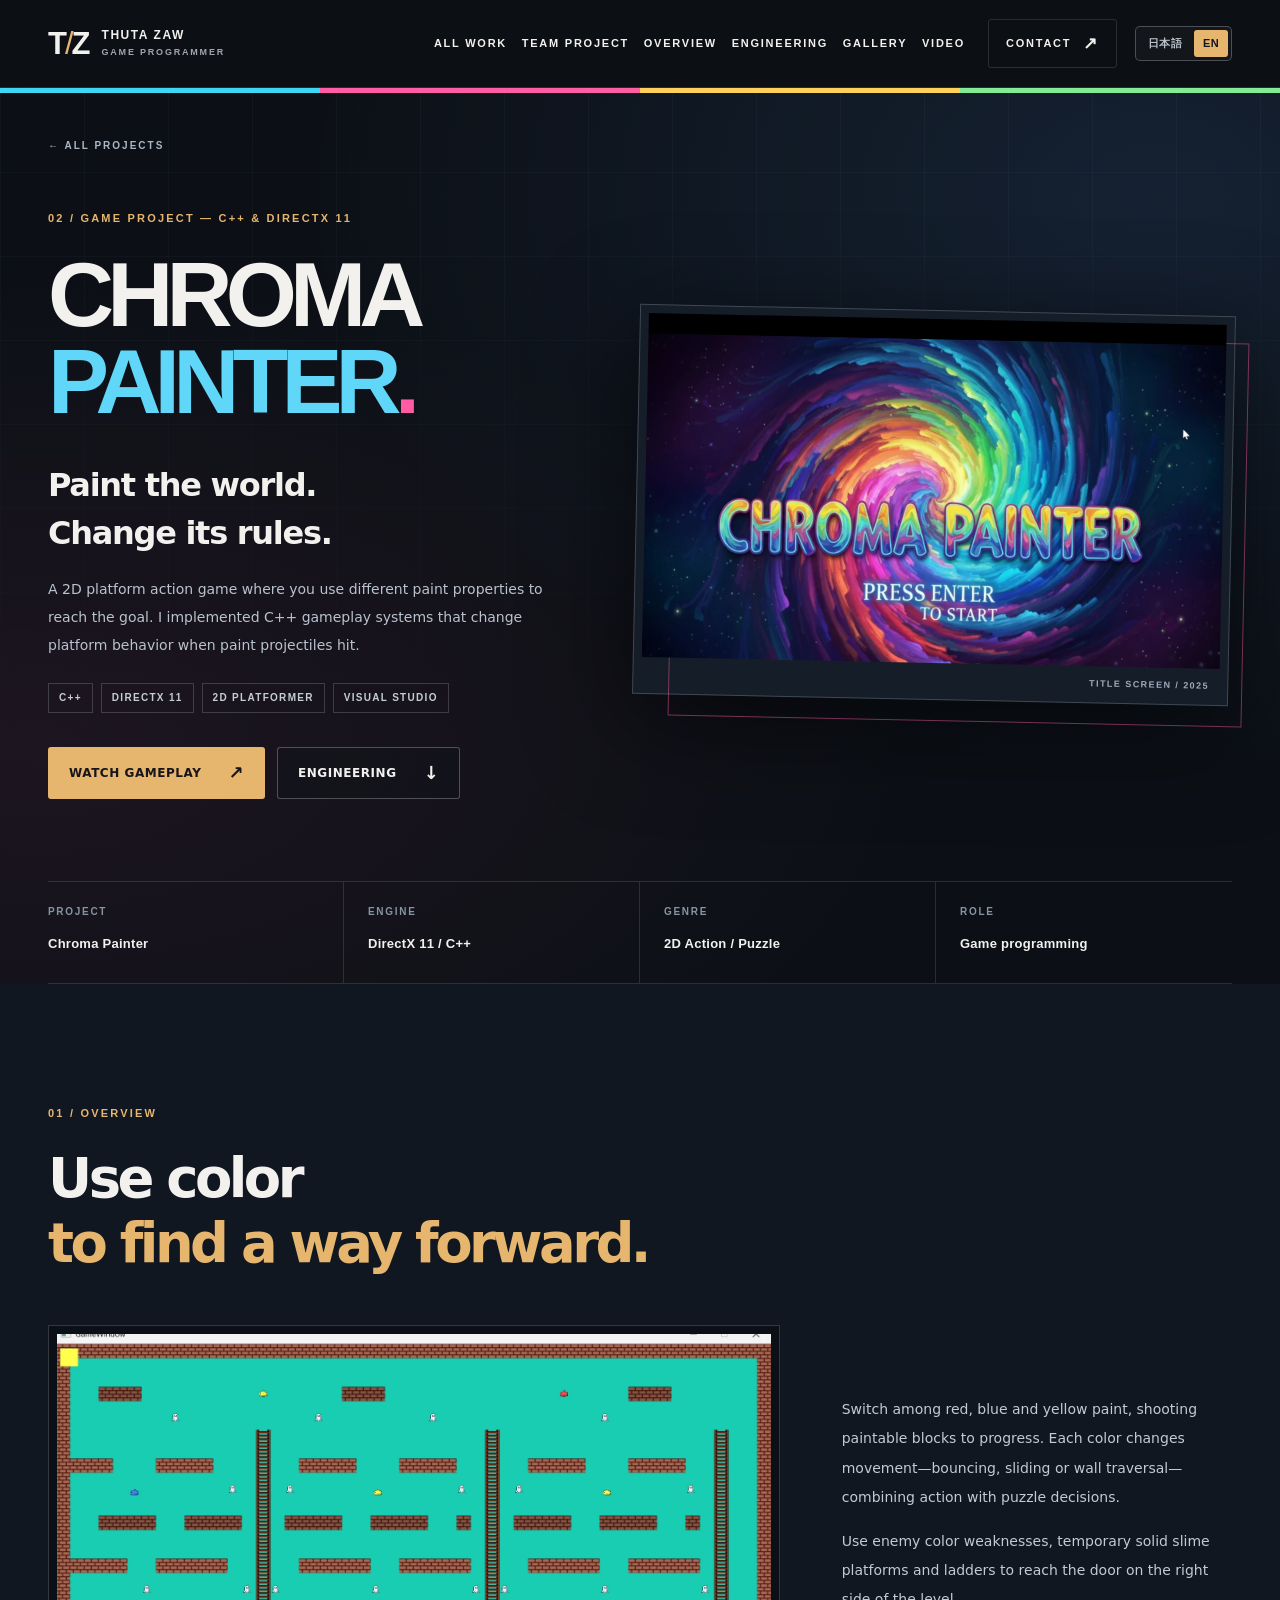
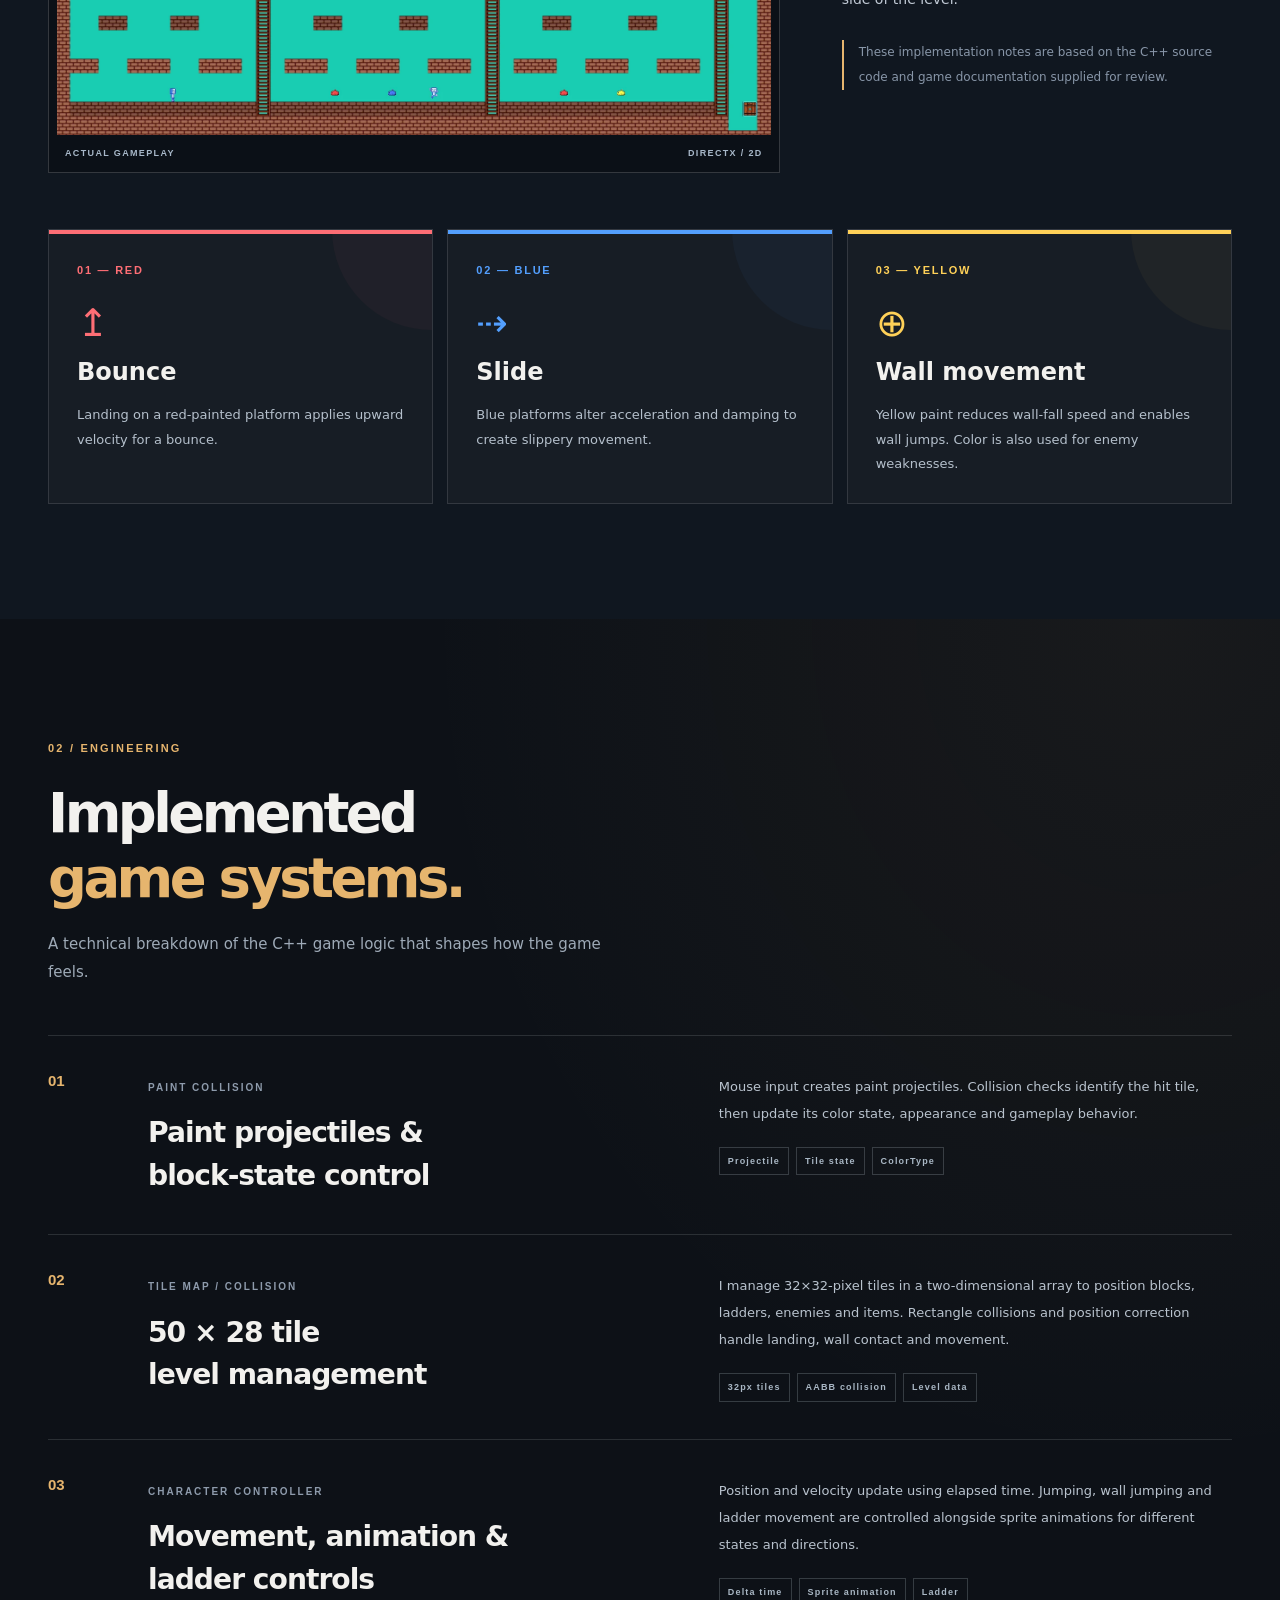
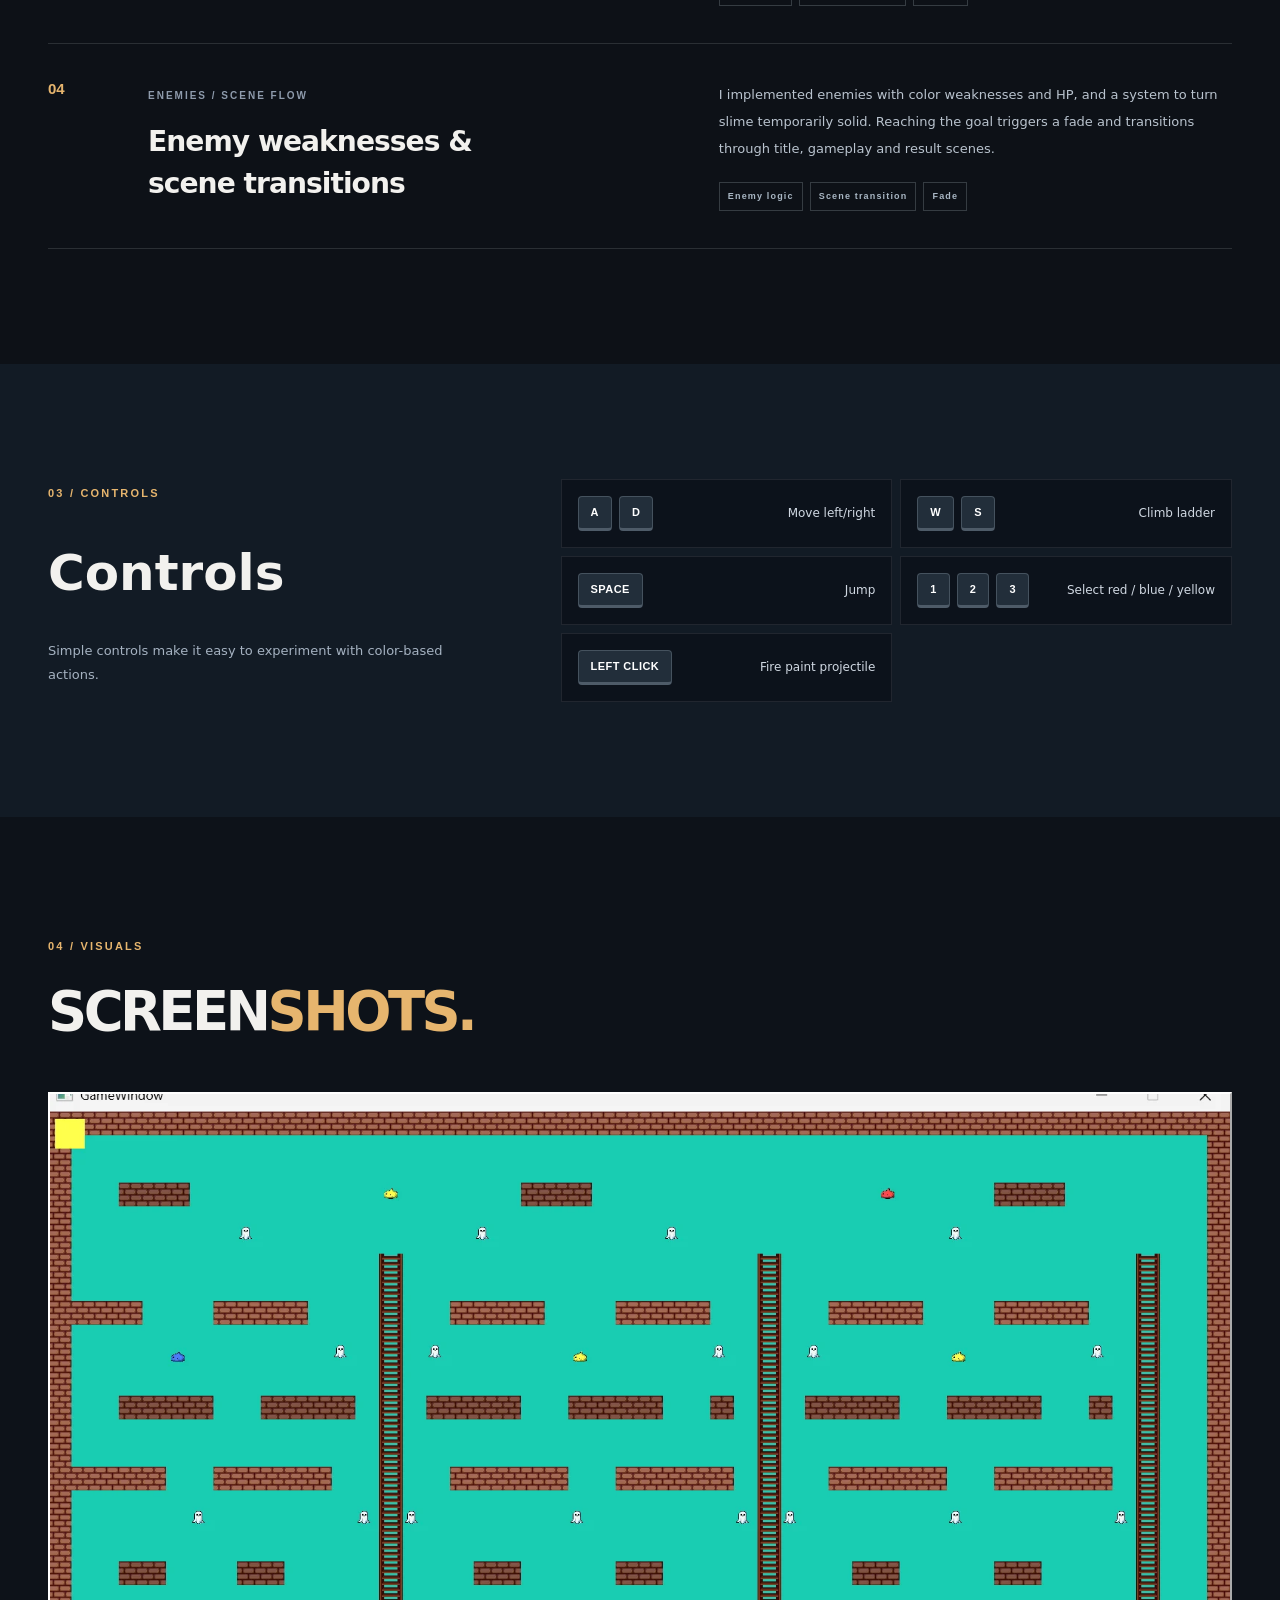
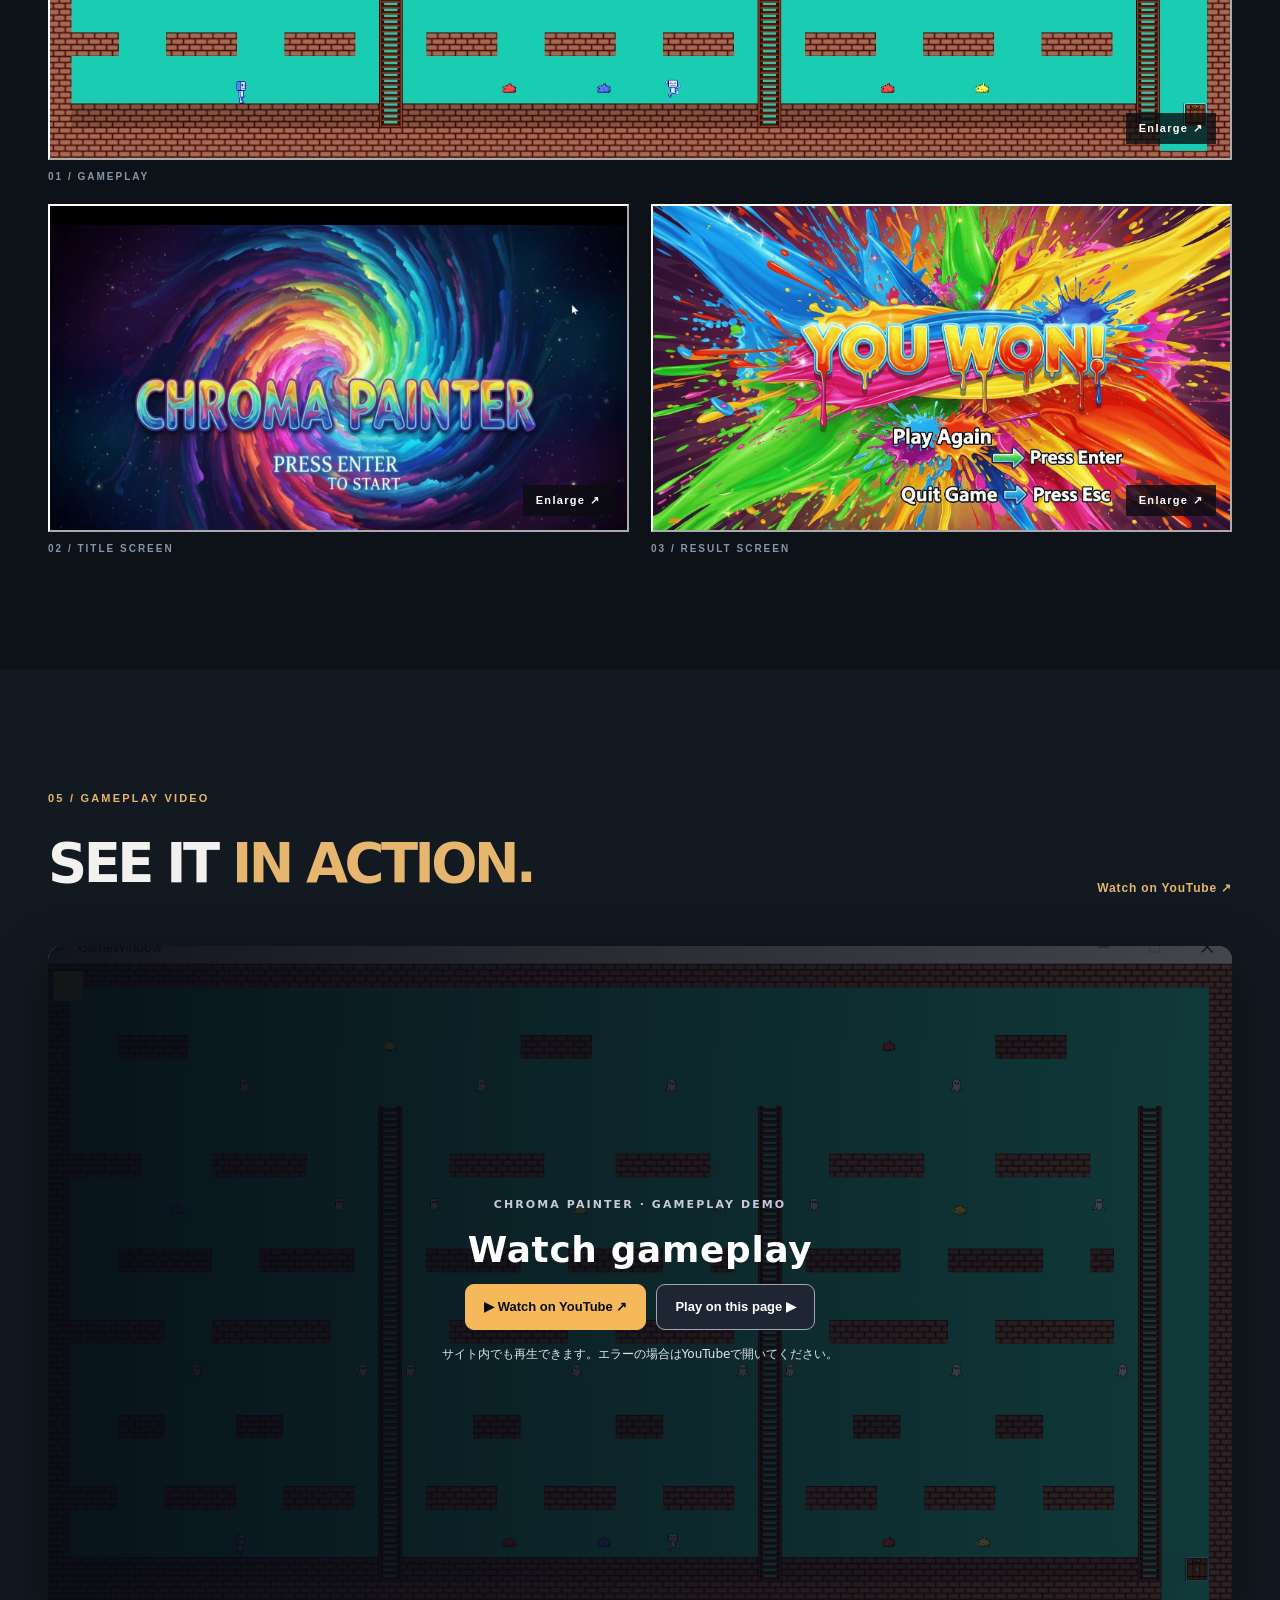
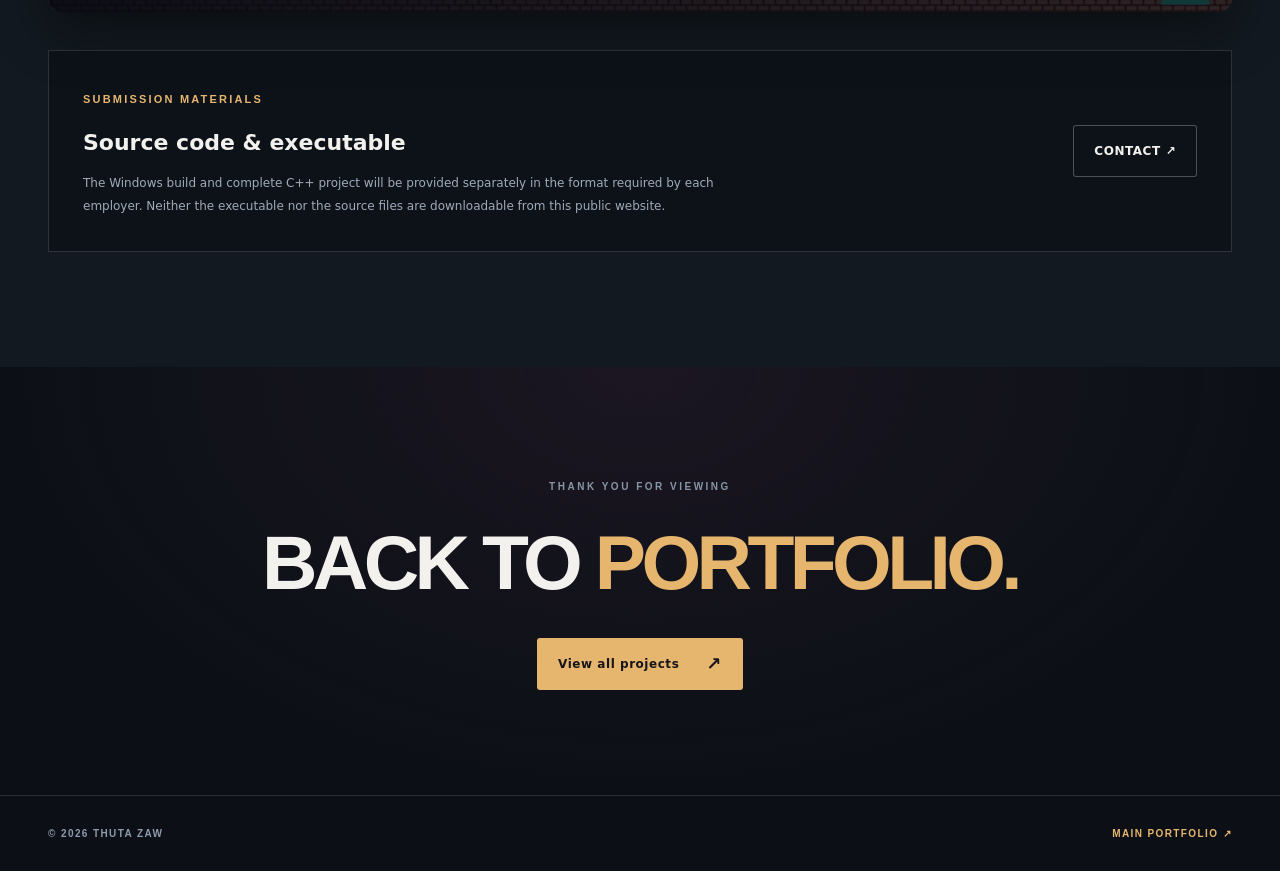
<file: chroma-painter-en.html>
<!DOCTYPE html>

<html lang="en">
<head>
<meta charset="utf-8"/>
<meta content="width=device-width, initial-scale=1" name="viewport"/>
<meta content="#0d1015" name="theme-color"/>
<meta content="THUTA ZAW | Game programmer portfolio featuring Home Hearth, Chroma Painter and Space Shooter. C++, DirectX, Unity and C#." name="description"/>
<meta content="Chroma Painter | THUTA ZAW" property="og:title"/>
<meta content="Four projects: Home Hearth, Chroma Painter, Space Shooter and 100 Years Later — C++ / DirectX / Unity." property="og:description"/>
<title>Chroma Painter — THUTA ZAW | Game Programmer</title>
<link href="assets/favicon.svg" rel="icon" type="image/svg+xml"/>
<link href="style.css" rel="stylesheet"/>
<link href="chroma-detail.css" rel="stylesheet"/>
<script defer="" src="script.js"></script>
<script defer="" src="video-embed.js"></script>
<link href="chroma-painter.html" hreflang="ja" rel="alternate"/><link href="chroma-painter-en.html" hreflang="en" rel="alternate"/><link href="language.css" rel="stylesheet"/></head>
<body class="project-page">
<div aria-hidden="true" class="page-progress" id="page-progress"></div>
<a class="skip-link" href="#main">Skip to main content</a>
<header class="site-header" id="top">
<div class="header-inner container">
<a aria-label="Return to portfolio homepage" class="brand" href="index-en.html">
<span class="brand-symbol">T<span class="brand-accent">/</span>Z</span>
<span class="brand-label">THUTA ZAW <small>GAME PROGRAMMER</small></span>
</a>
<nav aria-label="In-page navigation" class="desktop-nav">
<a href="index-en.html#work">ALL WORK</a>
<a href="index-en.html#team-project">TEAM PROJECT</a>
<a href="#overview">OVERVIEW</a>
<a href="#technical">ENGINEERING</a>
<a href="#screenshots">GALLERY</a>
<a href="#video">VIDEO</a>
</nav>
<a class="header-contact" href="index-en.html#contact">CONTACT <span aria-hidden="true">↗</span></a>
<div aria-label="Game portfolio visual" class="language-switcher" role="group"><a class="language-choice" href="chroma-painter.html" hreflang="ja" lang="ja">日本語</a><a aria-current="page" class="language-choice active" href="chroma-painter-en.html" hreflang="en" lang="en">EN</a></div><button aria-controls="mobile-nav" aria-expanded="false" aria-label="Open menu" class="menu-toggle" id="menu-toggle" type="button"><span></span><span></span></button>
</div>
<nav aria-label="Mobile navigation" class="mobile-nav" hidden="" id="mobile-nav">
<a href="index-en.html#work">ALL WORK</a><a href="index-en.html#team-project">TEAM PROJECT</a><a href="#overview">OVERVIEW</a><a href="#technical">ENGINEERING</a><a href="#screenshots">GALLERY</a><a href="#video">VIDEO</a><a href="index-en.html#contact">CONTACT</a>
</nav>
</header>
<main id="main">
<section aria-labelledby="cp-title" class="cp-hero">
<div aria-hidden="true" class="cp-colorrail"><span></span><span></span><span></span><span></span></div>
<div class="container cp-hero-inner">
<a class="cp-back" href="index-en.html#chroma">← ALL PROJECTS</a>
<div class="cp-hero-top">
<div class="cp-hero-copy">
<p class="cp-kicker">02 / GAME PROJECT — C++ &amp; DIRECTX 11</p>
<h1 id="cp-title">CHROMA<br/><em>PAINTER</em><span class="cp-title-dot">.</span></h1>
<p class="cp-lead">Paint the world.<br/>Change its rules.</p>
<p class="cp-lead-sub">A 2D platform action game where you use different paint properties to reach the goal. I implemented C++ gameplay systems that change platform behavior when paint projectiles hit.</p>
<div class="cp-hero-tags"><span>C++</span><span>DIRECTX 11</span><span>2D PLATFORMER</span><span>VISUAL STUDIO</span></div>
<div class="cp-hero-actions">
<a class="btn btn-primary" href="#video">WATCH GAMEPLAY <span aria-hidden="true">↗</span></a>
<a class="btn btn-outline" href="#technical">ENGINEERING <span aria-hidden="true">↓</span></a>
</div>
</div>
<div class="cp-hero-art">
<img alt="Chroma Painter screenshot or artwork" fetchpriority="high" src="assets/chroma-1.webp"/>
<span class="cp-image-label">TITLE SCREEN / 2025</span>
</div>
</div>
<div class="cp-facts">
<div><span>PROJECT</span><strong>Chroma Painter</strong></div>
<div><span>ENGINE</span><strong>DirectX 11 / C++</strong></div>
<div><span>GENRE</span><strong>2D Action / Puzzle</strong></div>
<div><span>ROLE</span><strong>Game programming</strong></div>
</div>
</div>
</section>
<section class="cp-section cp-overview" id="overview">
<div class="container">
<div class="cp-section-heading"><span class="cp-counter">01 / OVERVIEW</span><h2>Use color<br/><em>to find a way forward.</em></h2></div>
<div class="cp-overview-grid">
<div class="cp-overview-shot">
<img alt="Chroma Painter screenshot or artwork" loading="lazy" src="assets/chroma-2.webp"/>
<div class="cp-shot-caption"><span>ACTUAL GAMEPLAY</span><span>DIRECTX / 2D</span></div>
</div>
<div class="cp-overview-copy">
<p>Switch among red, blue and yellow paint, shooting paintable blocks to progress. Each color changes movement—bouncing, sliding or wall traversal—combining action with puzzle decisions.</p>
<p>Use enemy color weaknesses, temporary solid slime platforms and ladders to reach the door on the right side of the level.</p>
<p class="cp-smallprint">These implementation notes are based on the C++ source code and game documentation supplied for review.</p>
</div>
</div>
<div aria-label="Game portfolio visual" class="cp-colors">
<article class="cp-color-card cp-red"><span class="cp-color-number">01 — RED</span><span aria-hidden="true" class="cp-color-icon">↥</span><h3>Bounce</h3><p>Landing on a red-painted platform applies upward velocity for a bounce.</p></article>
<article class="cp-color-card cp-blue"><span class="cp-color-number">02 — BLUE</span><span aria-hidden="true" class="cp-color-icon">⇢</span><h3>Slide</h3><p>Blue platforms alter acceleration and damping to create slippery movement.</p></article>
<article class="cp-color-card cp-yellow"><span class="cp-color-number">03 — YELLOW</span><span aria-hidden="true" class="cp-color-icon">⊕</span><h3>Wall movement</h3><p>Yellow paint reduces wall-fall speed and enables wall jumps. Color is also used for enemy weaknesses.</p></article>
</div>
</div>
</section>
<section class="cp-section cp-technical" id="technical">
<div class="container">
<div class="cp-section-heading"><span class="cp-counter">02 / ENGINEERING</span><h2>Implemented<br/><em>game systems.</em></h2><p class="cp-heading-desc">A technical breakdown of the C++ game logic that shapes how the game feels.</p></div>
<div class="cp-tech-list">
<article class="cp-tech-row"><div class="cp-tech-id">01</div><div class="cp-tech-title"><span class="cp-tech-kicker">PAINT COLLISION</span><h3>Paint projectiles &amp;<br/>block-state control</h3></div><div class="cp-tech-copy"><p>Mouse input creates paint projectiles. Collision checks identify the hit tile, then update its color state, appearance and gameplay behavior.</p><div class="cp-tech-tags"><span>Projectile</span><span>Tile state</span><span>ColorType</span></div></div></article>
<article class="cp-tech-row"><div class="cp-tech-id">02</div><div class="cp-tech-title"><span class="cp-tech-kicker">TILE MAP / COLLISION</span><h3>50 × 28 tile<br/>level management</h3></div><div class="cp-tech-copy"><p>I manage 32×32-pixel tiles in a two-dimensional array to position blocks, ladders, enemies and items. Rectangle collisions and position correction handle landing, wall contact and movement.</p><div class="cp-tech-tags"><span>32px tiles</span><span>AABB collision</span><span>Level data</span></div></div></article>
<article class="cp-tech-row"><div class="cp-tech-id">03</div><div class="cp-tech-title"><span class="cp-tech-kicker">CHARACTER CONTROLLER</span><h3>Movement, animation &amp;<br/>ladder controls</h3></div><div class="cp-tech-copy"><p>Position and velocity update using elapsed time. Jumping, wall jumping and ladder movement are controlled alongside sprite animations for different states and directions.</p><div class="cp-tech-tags"><span>Delta time</span><span>Sprite animation</span><span>Ladder</span></div></div></article>
<article class="cp-tech-row"><div class="cp-tech-id">04</div><div class="cp-tech-title"><span class="cp-tech-kicker">ENEMIES / SCENE FLOW</span><h3>Enemy weaknesses &amp;<br/>scene transitions</h3></div><div class="cp-tech-copy"><p>I implemented enemies with color weaknesses and HP, and a system to turn slime temporarily solid. Reaching the goal triggers a fade and transitions through title, gameplay and result scenes.</p><div class="cp-tech-tags"><span>Enemy logic</span><span>Scene transition</span><span>Fade</span></div></div></article>
</div>
</div>
</section>
<section aria-labelledby="controls-title" class="cp-section cp-controls">
<div class="container cp-controls-grid">
<div><span class="cp-counter">03 / CONTROLS</span><h2 id="controls-title">Controls</h2><p>Simple controls make it easy to experiment with color-based actions.</p></div>
<div class="cp-keys">
<div><kbd>A</kbd><kbd>D</kbd><span>Move left/right</span></div>
<div><kbd>W</kbd><kbd>S</kbd><span>Climb ladder</span></div>
<div><kbd>SPACE</kbd><span>Jump</span></div>
<div><kbd>1</kbd><kbd>2</kbd><kbd>3</kbd><span>Select red / blue / yellow</span></div>
<div><kbd>LEFT CLICK</kbd><span>Fire paint projectile</span></div>
</div>
</div>
</section>
<section class="cp-section cp-gallery" id="screenshots">
<div class="container">
<div class="cp-section-heading"><span class="cp-counter">04 / VISUALS</span><h2>SCREEN<em>SHOTS.</em></h2></div>
<div class="cp-image-grid">
<figure class="cp-screen cp-screen-main"><button data-alt="Chroma Painter screenshot or artwork" data-image="assets/chroma-2.webp" type="button"><img alt="Game portfolio visual" loading="lazy" src="assets/chroma-2.webp"/><span class="cp-zoom">Enlarge ↗</span></button><figcaption>01 / GAMEPLAY</figcaption></figure>
<figure class="cp-screen"><button data-alt="Chroma Painter screenshot or artwork" data-image="assets/chroma-1.webp" type="button"><img alt="Game portfolio visual" loading="lazy" src="assets/chroma-1.webp"/><span class="cp-zoom">Enlarge ↗</span></button><figcaption>02 / TITLE SCREEN</figcaption></figure>
<figure class="cp-screen"><button data-alt="Chroma Painter screenshot or artwork" data-image="assets/chroma-3.webp" type="button"><img alt="Game portfolio visual" loading="lazy" src="assets/chroma-3.webp"/><span class="cp-zoom">Enlarge ↗</span></button><figcaption>03 / RESULT SCREEN</figcaption></figure>
</div>
</div>
</section>
<section class="cp-section cp-video-section" id="video">
<div class="container">
<div class="cp-video-head"><div><span class="cp-counter">05 / GAMEPLAY VIDEO</span><h2>SEE IT <em>IN ACTION.</em></h2></div><a class="cp-video-link" href="https://youtu.be/ief-NCYxMj0" rel="noopener noreferrer" target="_blank">Watch on YouTube ↗</a></div>
<div aria-label="Chroma Painter screenshot or artwork" class="cp-video-frame portfolio-video" data-video-id="ief-NCYxMj0">
<img alt="Chroma Painter screenshot or artwork" class="portfolio-video-poster" loading="lazy" src="assets/chroma-2.webp"/>
<div class="portfolio-video-overlay">
<span class="portfolio-video-eyebrow">CHROMA PAINTER · GAMEPLAY DEMO</span>
<strong>Watch gameplay</strong>
<div class="portfolio-video-actions">
<a class="portfolio-video-cta" href="https://www.youtube.com/watch?v=ief-NCYxMj0" rel="noopener noreferrer" target="_blank">▶ Watch on YouTube ↗</a>
<button class="portfolio-video-embed-button" hidden="" type="button">Play on this page ▶</button>
</div>
<p class="portfolio-video-hint">The video opens on YouTube.</p>
</div>
</div>
<div class="cp-delivery"><div><span class="cp-delivery-label">SUBMISSION MATERIALS</span><h3>Source code &amp; executable</h3><p>The Windows build and complete C++ project will be provided separately in the format required by each employer. Neither the executable nor the source files are downloadable from this public website.</p></div><a class="btn btn-outline" href="index-en.html#contact">CONTACT ↗</a></div>
</div>
</section>
<section class="cp-footer-cta"><div class="container"><span>THANK YOU FOR VIEWING</span><h2>BACK TO <em>PORTFOLIO.</em></h2><a class="btn btn-primary" href="index-en.html#work">View all projects <span aria-hidden="true">↗</span></a></div></section>
</main>
<footer class="cp-footer"><div class="container"><span>© <span id="year">2026</span> THUTA ZAW</span><a href="index-en.html">MAIN PORTFOLIO ↗</a></div></footer>
<dialog aria-label="Enlarge screenshot" class="lightbox" id="lightbox">
<button aria-label="Game portfolio visual" class="lightbox-close" id="lightbox-close" type="button">×</button>
<img alt="" id="lightbox-img"/><p id="lightbox-caption"></p>
</dialog>
</body>
</html>
</file>
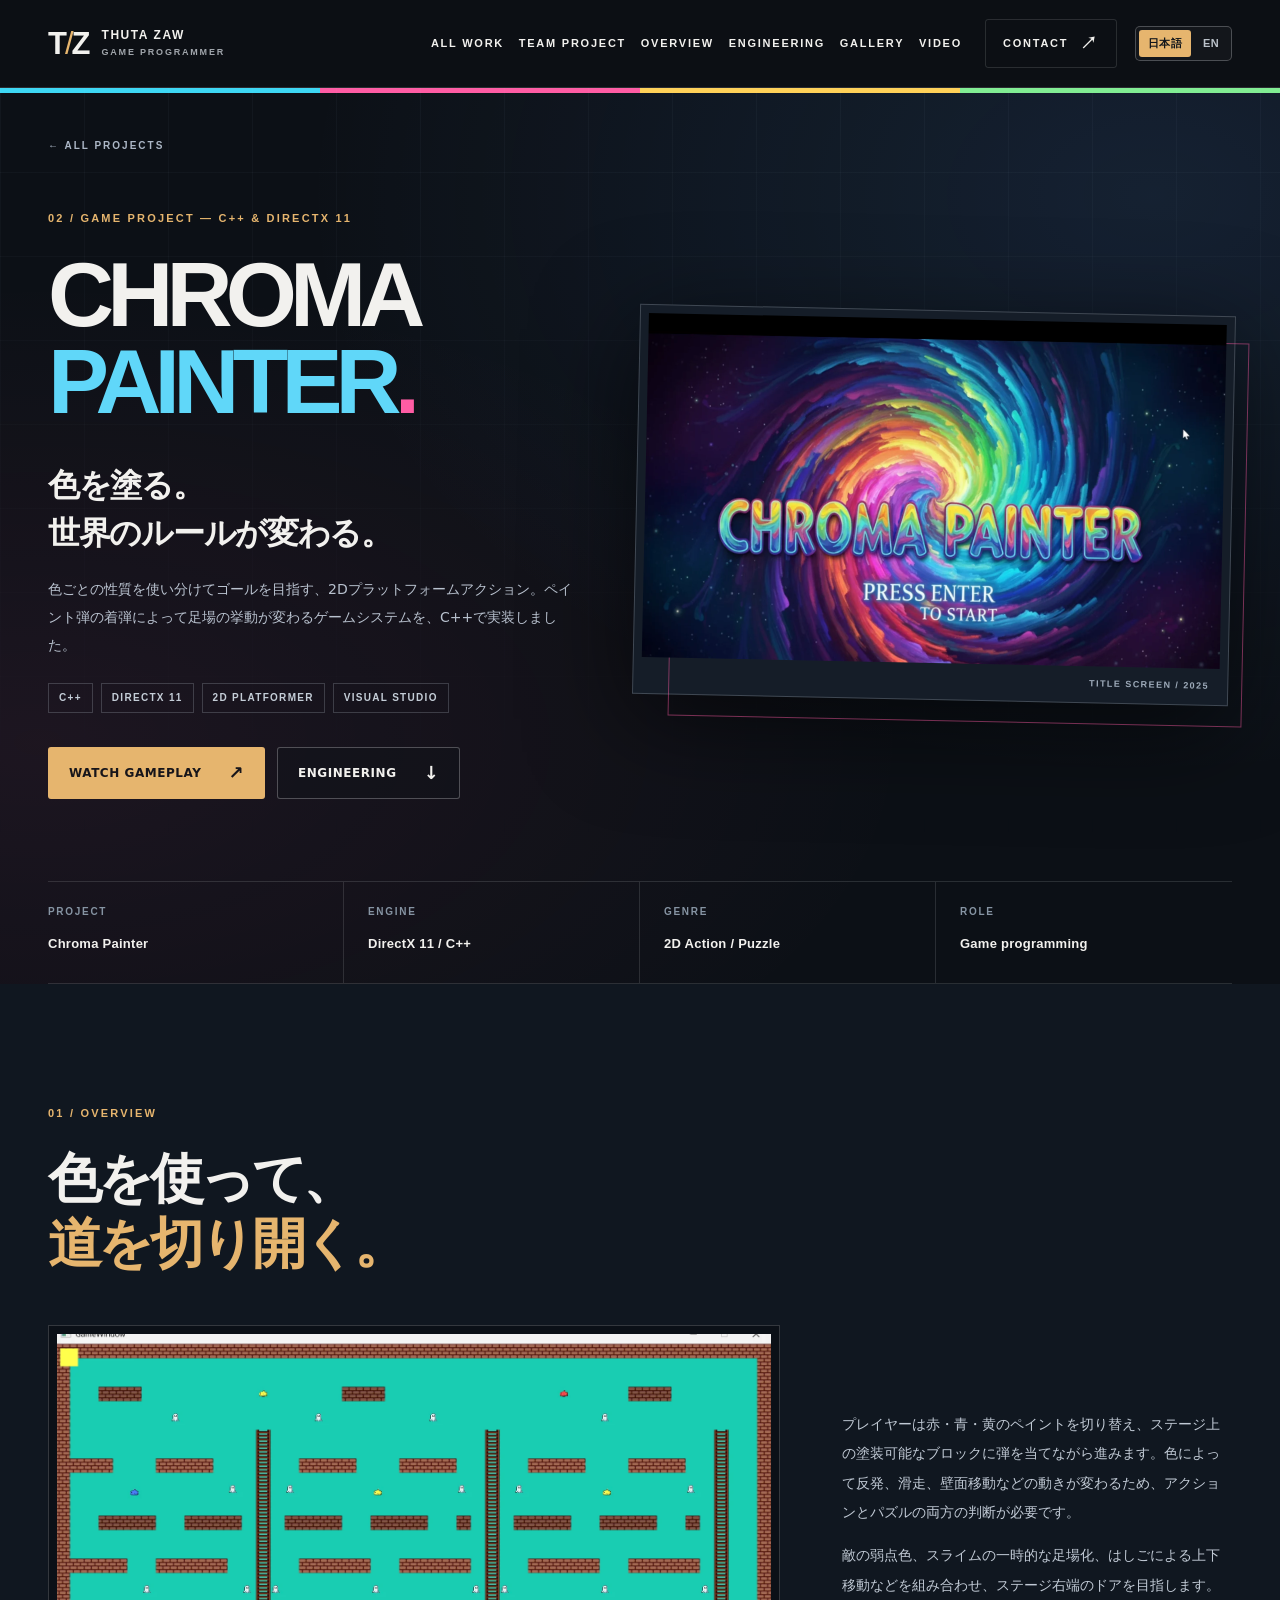
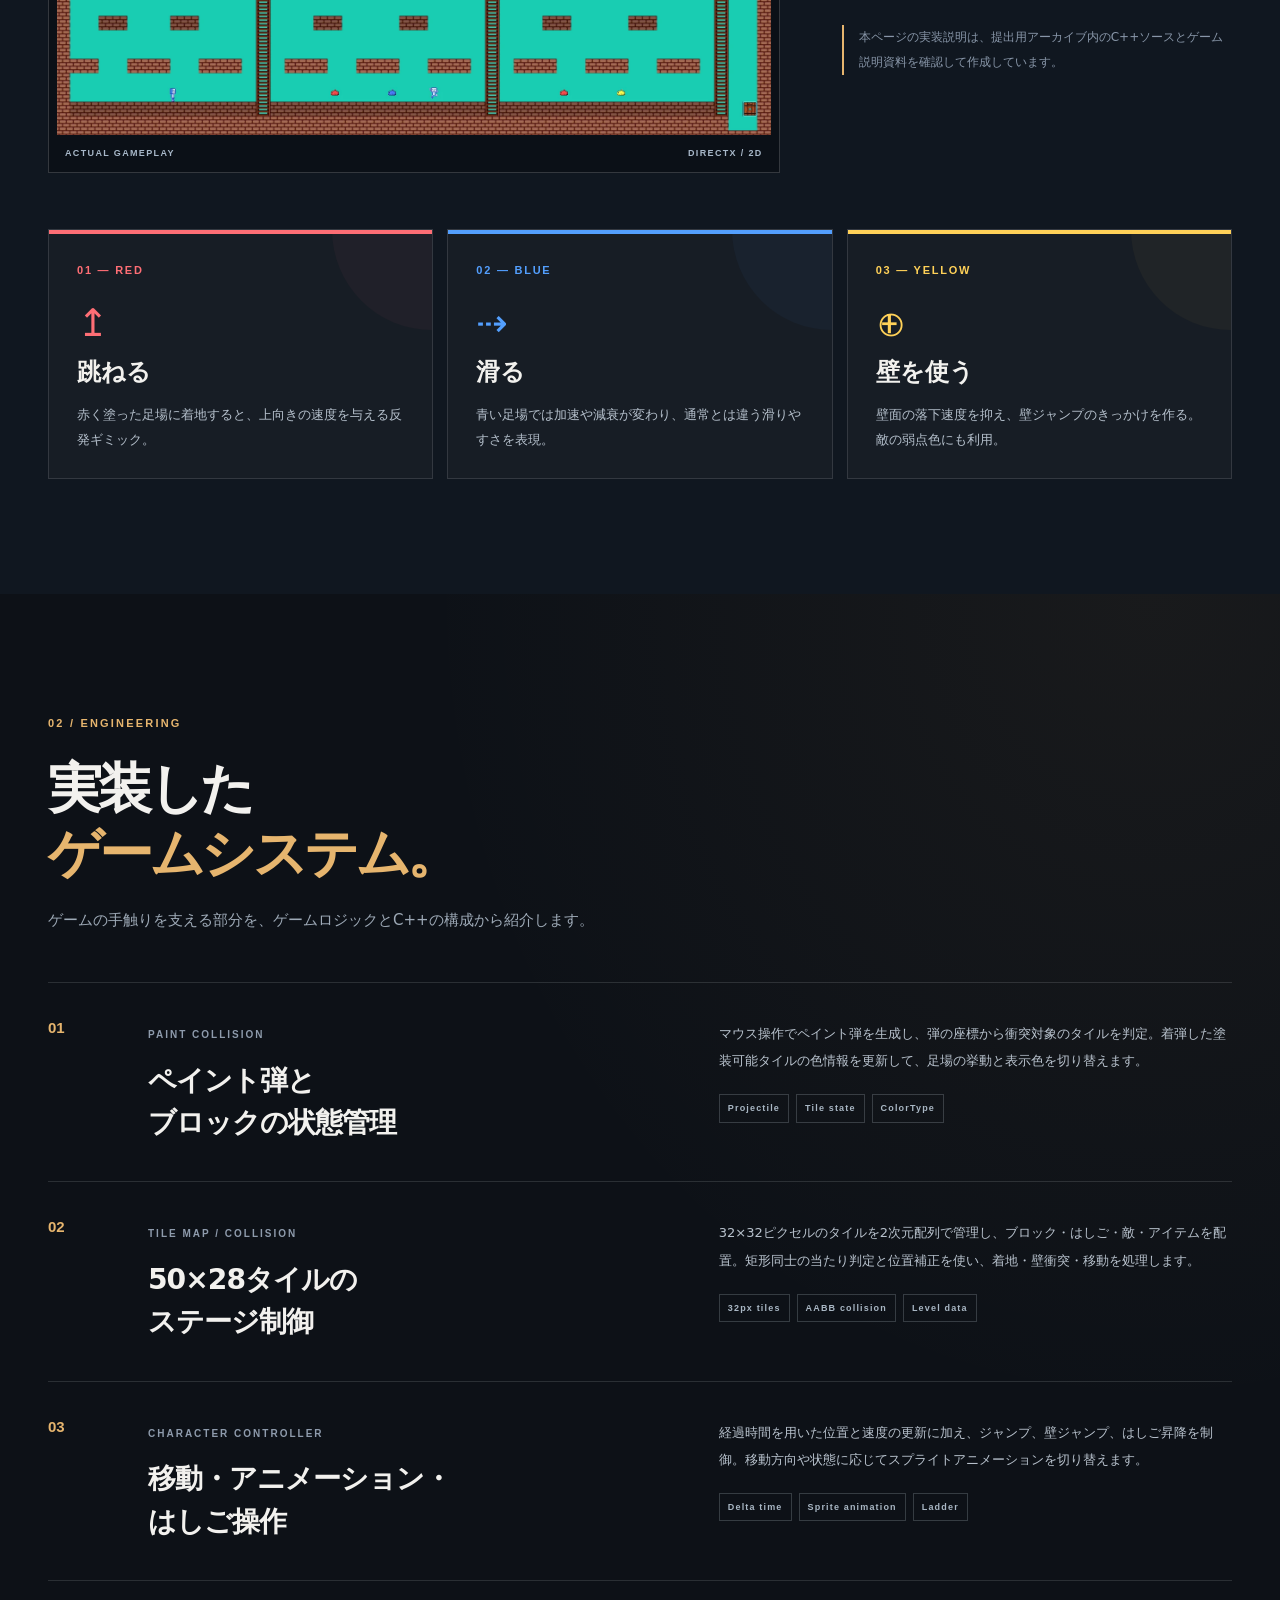
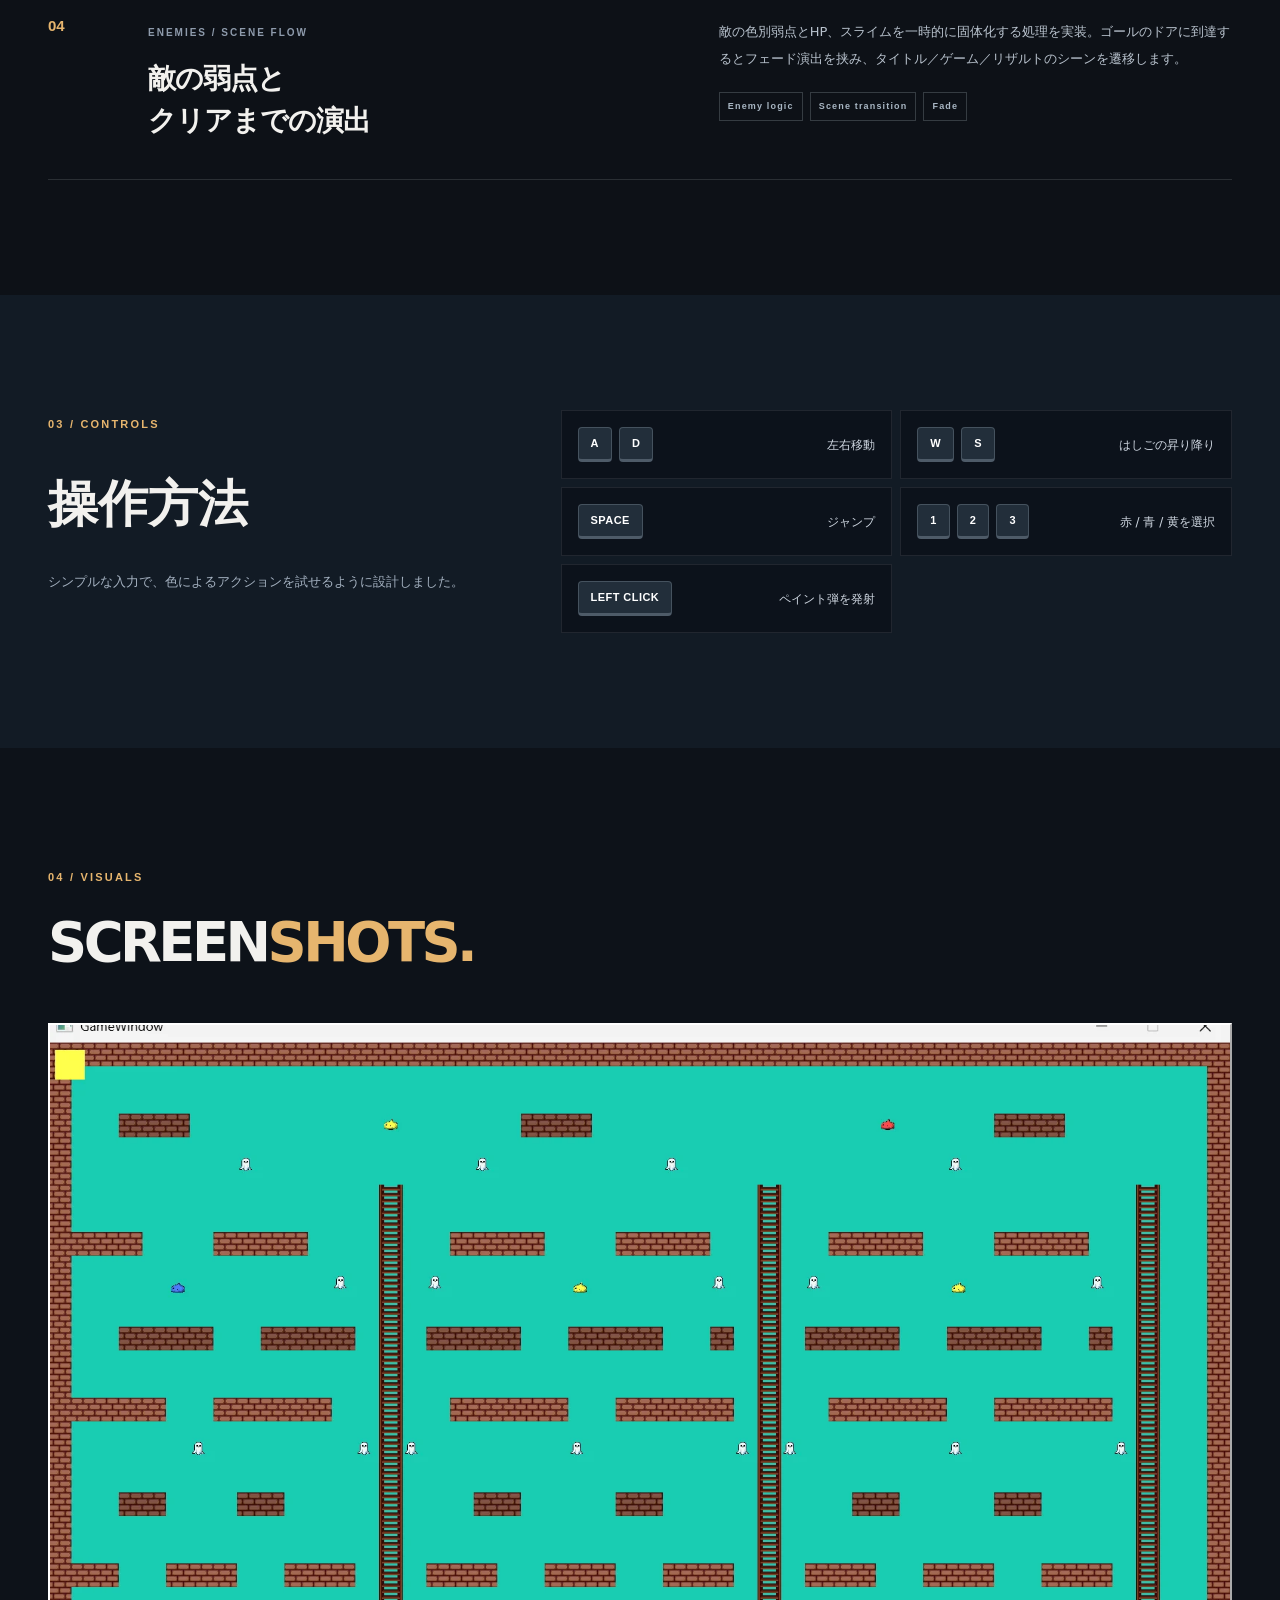
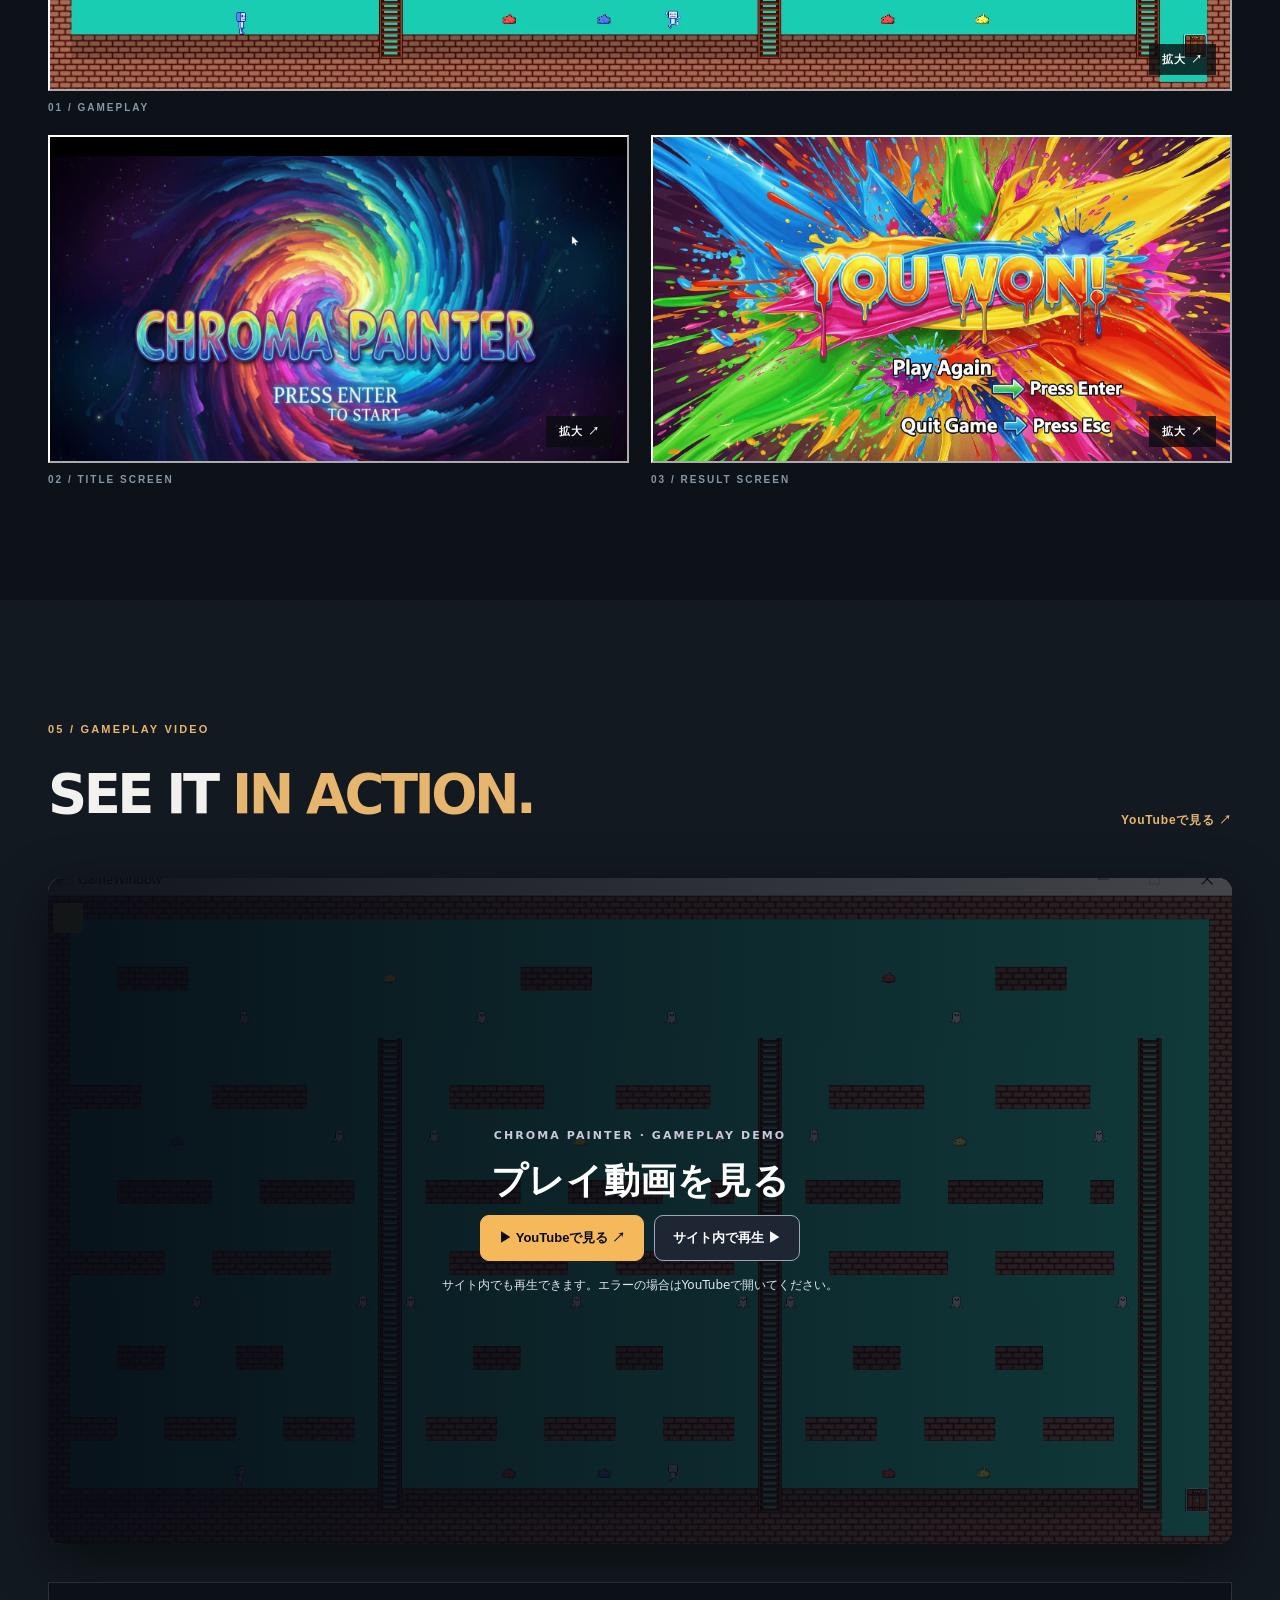
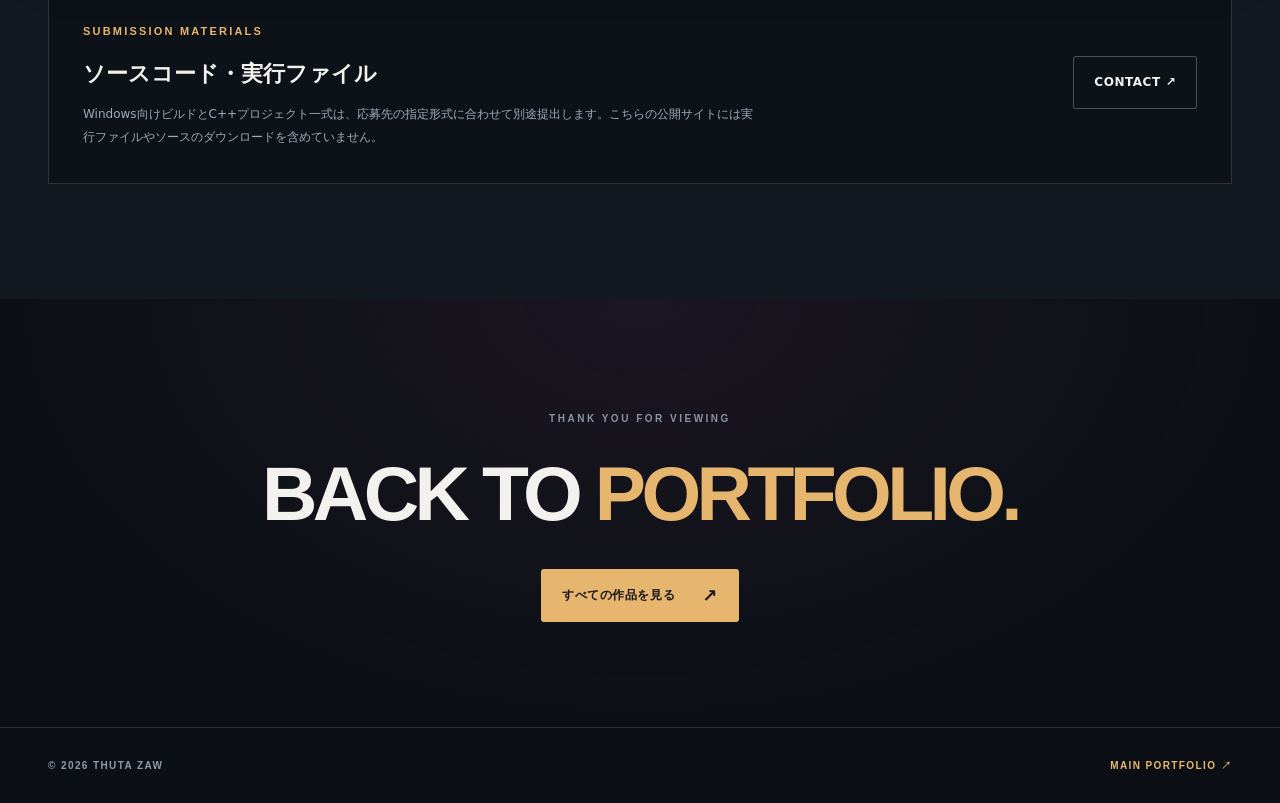
<file: chroma-painter.html>
<!DOCTYPE html>

<html lang="ja">
<head>
<meta charset="utf-8"/>
<meta content="width=device-width, initial-scale=1" name="viewport"/>
<meta content="#0d1015" name="theme-color"/>
<meta content="Chroma Painter — THUTA ZAWによるC++ / DirectX 11製2Dアクションゲーム。色塗りギミック、タイルマップ、当たり判定、シーン制御などの実装を紹介。" name="description"/>
<meta content="Chroma Painter | THUTA ZAW" property="og:title"/>
<meta content="色で道を切り開くC++ / DirectX 11の2Dアクションゲーム" property="og:description"/>
<title>Chroma Painter — THUTA ZAW | Game Programmer</title>
<link href="assets/favicon.svg" rel="icon" type="image/svg+xml"/>
<link href="style.css" rel="stylesheet"/>
<link href="chroma-detail.css" rel="stylesheet"/>
<script defer="" src="script.js"></script>
<script defer="" src="video-embed.js"></script>
<link href="chroma-painter.html" hreflang="ja" rel="alternate"/><link href="chroma-painter-en.html" hreflang="en" rel="alternate"/><link href="language.css" rel="stylesheet"/></head>
<body class="project-page">
<div aria-hidden="true" class="page-progress" id="page-progress"></div>
<a class="skip-link" href="#main">本文へスキップ</a>
<header class="site-header" id="top">
<div class="header-inner container">
<a aria-label="ポートフォリオのトップへ戻る" class="brand" href="index.html">
<span class="brand-symbol">T<span class="brand-accent">/</span>Z</span>
<span class="brand-label">THUTA ZAW <small>GAME PROGRAMMER</small></span>
</a>
<nav aria-label="ページ内メニュー" class="desktop-nav">
<a href="index.html#work">ALL WORK</a>
<a href="index.html#team-project">TEAM PROJECT</a>
<a href="#overview">OVERVIEW</a>
<a href="#technical">ENGINEERING</a>
<a href="#screenshots">GALLERY</a>
<a href="#video">VIDEO</a>
</nav>
<a class="header-contact" href="index.html#contact">CONTACT <span aria-hidden="true">↗</span></a>
<div aria-label="Language / 言語" class="language-switcher" role="group"><a aria-current="page" class="language-choice active" href="chroma-painter.html" hreflang="ja" lang="ja">日本語</a><a class="language-choice" href="chroma-painter-en.html" hreflang="en" lang="en">EN</a></div><button aria-controls="mobile-nav" aria-expanded="false" aria-label="メニューを開く" class="menu-toggle" id="menu-toggle" type="button"><span></span><span></span></button>
</div>
<nav aria-label="モバイルメニュー" class="mobile-nav" hidden="" id="mobile-nav">
<a href="index.html#work">ALL WORK</a><a href="index.html#team-project">TEAM PROJECT</a><a href="#overview">OVERVIEW</a><a href="#technical">ENGINEERING</a><a href="#screenshots">GALLERY</a><a href="#video">VIDEO</a><a href="index.html#contact">CONTACT</a>
</nav>
</header>
<main id="main">
<section aria-labelledby="cp-title" class="cp-hero">
<div aria-hidden="true" class="cp-colorrail"><span></span><span></span><span></span><span></span></div>
<div class="container cp-hero-inner">
<a class="cp-back" href="index.html#chroma">← ALL PROJECTS</a>
<div class="cp-hero-top">
<div class="cp-hero-copy">
<p class="cp-kicker">02 / GAME PROJECT — C++ &amp; DIRECTX 11</p>
<h1 id="cp-title">CHROMA<br/><em>PAINTER</em><span class="cp-title-dot">.</span></h1>
<p class="cp-lead">色を塗る。<br/>世界のルールが変わる。</p>
<p class="cp-lead-sub">色ごとの性質を使い分けてゴールを目指す、2Dプラットフォームアクション。ペイント弾の着弾によって足場の挙動が変わるゲームシステムを、C++で実装しました。</p>
<div class="cp-hero-tags"><span>C++</span><span>DIRECTX 11</span><span>2D PLATFORMER</span><span>VISUAL STUDIO</span></div>
<div class="cp-hero-actions">
<a class="btn btn-primary" href="#video">WATCH GAMEPLAY <span aria-hidden="true">↗</span></a>
<a class="btn btn-outline" href="#technical">ENGINEERING <span aria-hidden="true">↓</span></a>
</div>
</div>
<div class="cp-hero-art">
<img alt="Chroma Painterの色鮮やかなタイトル画面" fetchpriority="high" src="assets/chroma-1.webp"/>
<span class="cp-image-label">TITLE SCREEN / 2025</span>
</div>
</div>
<div class="cp-facts">
<div><span>PROJECT</span><strong>Chroma Painter</strong></div>
<div><span>ENGINE</span><strong>DirectX 11 / C++</strong></div>
<div><span>GENRE</span><strong>2D Action / Puzzle</strong></div>
<div><span>ROLE</span><strong>Game programming</strong></div>
</div>
</div>
</section>
<section class="cp-section cp-overview" id="overview">
<div class="container">
<div class="cp-section-heading"><span class="cp-counter">01 / OVERVIEW</span><h2>色を使って、<br/><em>道を切り開く。</em></h2></div>
<div class="cp-overview-grid">
<div class="cp-overview-shot">
<img alt="レンガの足場、はしご、敵キャラクターが配置されたChroma Painterのゲーム画面" loading="lazy" src="assets/chroma-2.webp"/>
<div class="cp-shot-caption"><span>ACTUAL GAMEPLAY</span><span>DIRECTX / 2D</span></div>
</div>
<div class="cp-overview-copy">
<p>プレイヤーは赤・青・黄のペイントを切り替え、ステージ上の塗装可能なブロックに弾を当てながら進みます。色によって反発、滑走、壁面移動などの動きが変わるため、アクションとパズルの両方の判断が必要です。</p>
<p>敵の弱点色、スライムの一時的な足場化、はしごによる上下移動などを組み合わせ、ステージ右端のドアを目指します。</p>
<p class="cp-smallprint">本ページの実装説明は、提出用アーカイブ内のC++ソースとゲーム説明資料を確認して作成しています。</p>
</div>
</div>
<div aria-label="3色のペイント効果" class="cp-colors">
<article class="cp-color-card cp-red"><span class="cp-color-number">01 — RED</span><span aria-hidden="true" class="cp-color-icon">↥</span><h3>跳ねる</h3><p>赤く塗った足場に着地すると、上向きの速度を与える反発ギミック。</p></article>
<article class="cp-color-card cp-blue"><span class="cp-color-number">02 — BLUE</span><span aria-hidden="true" class="cp-color-icon">⇢</span><h3>滑る</h3><p>青い足場では加速や減衰が変わり、通常とは違う滑りやすさを表現。</p></article>
<article class="cp-color-card cp-yellow"><span class="cp-color-number">03 — YELLOW</span><span aria-hidden="true" class="cp-color-icon">⊕</span><h3>壁を使う</h3><p>壁面の落下速度を抑え、壁ジャンプのきっかけを作る。敵の弱点色にも利用。</p></article>
</div>
</div>
</section>
<section class="cp-section cp-technical" id="technical">
<div class="container">
<div class="cp-section-heading"><span class="cp-counter">02 / ENGINEERING</span><h2>実装した<br/><em>ゲームシステム。</em></h2><p class="cp-heading-desc">ゲームの手触りを支える部分を、ゲームロジックとC++の構成から紹介します。</p></div>
<div class="cp-tech-list">
<article class="cp-tech-row"><div class="cp-tech-id">01</div><div class="cp-tech-title"><span class="cp-tech-kicker">PAINT COLLISION</span><h3>ペイント弾と<br/>ブロックの状態管理</h3></div><div class="cp-tech-copy"><p>マウス操作でペイント弾を生成し、弾の座標から衝突対象のタイルを判定。着弾した塗装可能タイルの色情報を更新して、足場の挙動と表示色を切り替えます。</p><div class="cp-tech-tags"><span>Projectile</span><span>Tile state</span><span>ColorType</span></div></div></article>
<article class="cp-tech-row"><div class="cp-tech-id">02</div><div class="cp-tech-title"><span class="cp-tech-kicker">TILE MAP / COLLISION</span><h3>50×28タイルの<br/>ステージ制御</h3></div><div class="cp-tech-copy"><p>32×32ピクセルのタイルを2次元配列で管理し、ブロック・はしご・敵・アイテムを配置。矩形同士の当たり判定と位置補正を使い、着地・壁衝突・移動を処理します。</p><div class="cp-tech-tags"><span>32px tiles</span><span>AABB collision</span><span>Level data</span></div></div></article>
<article class="cp-tech-row"><div class="cp-tech-id">03</div><div class="cp-tech-title"><span class="cp-tech-kicker">CHARACTER CONTROLLER</span><h3>移動・アニメーション・<br/>はしご操作</h3></div><div class="cp-tech-copy"><p>経過時間を用いた位置と速度の更新に加え、ジャンプ、壁ジャンプ、はしご昇降を制御。移動方向や状態に応じてスプライトアニメーションを切り替えます。</p><div class="cp-tech-tags"><span>Delta time</span><span>Sprite animation</span><span>Ladder</span></div></div></article>
<article class="cp-tech-row"><div class="cp-tech-id">04</div><div class="cp-tech-title"><span class="cp-tech-kicker">ENEMIES / SCENE FLOW</span><h3>敵の弱点と<br/>クリアまでの演出</h3></div><div class="cp-tech-copy"><p>敵の色別弱点とHP、スライムを一時的に固体化する処理を実装。ゴールのドアに到達するとフェード演出を挟み、タイトル／ゲーム／リザルトのシーンを遷移します。</p><div class="cp-tech-tags"><span>Enemy logic</span><span>Scene transition</span><span>Fade</span></div></div></article>
</div>
</div>
</section>
<section aria-labelledby="controls-title" class="cp-section cp-controls">
<div class="container cp-controls-grid">
<div><span class="cp-counter">03 / CONTROLS</span><h2 id="controls-title">操作方法</h2><p>シンプルな入力で、色によるアクションを試せるように設計しました。</p></div>
<div class="cp-keys">
<div><kbd>A</kbd><kbd>D</kbd><span>左右移動</span></div>
<div><kbd>W</kbd><kbd>S</kbd><span>はしごの昇り降り</span></div>
<div><kbd>SPACE</kbd><span>ジャンプ</span></div>
<div><kbd>1</kbd><kbd>2</kbd><kbd>3</kbd><span>赤 / 青 / 黄を選択</span></div>
<div><kbd>LEFT CLICK</kbd><span>ペイント弾を発射</span></div>
</div>
</div>
</section>
<section class="cp-section cp-gallery" id="screenshots">
<div class="container">
<div class="cp-section-heading"><span class="cp-counter">04 / VISUALS</span><h2>SCREEN<em>SHOTS.</em></h2></div>
<div class="cp-image-grid">
<figure class="cp-screen cp-screen-main"><button data-alt="Chroma Painterのステージプレイ画面" data-image="assets/chroma-2.webp" type="button"><img alt="ゲームプレイ画面" loading="lazy" src="assets/chroma-2.webp"/><span class="cp-zoom">拡大 ↗</span></button><figcaption>01 / GAMEPLAY</figcaption></figure>
<figure class="cp-screen"><button data-alt="Chroma Painterタイトル画面" data-image="assets/chroma-1.webp" type="button"><img alt="タイトル画面" loading="lazy" src="assets/chroma-1.webp"/><span class="cp-zoom">拡大 ↗</span></button><figcaption>02 / TITLE SCREEN</figcaption></figure>
<figure class="cp-screen"><button data-alt="Chroma Painterクリア画面" data-image="assets/chroma-3.webp" type="button"><img alt="ゲームクリア画面" loading="lazy" src="assets/chroma-3.webp"/><span class="cp-zoom">拡大 ↗</span></button><figcaption>03 / RESULT SCREEN</figcaption></figure>
</div>
</div>
</section>
<section class="cp-section cp-video-section" id="video">
<div class="container">
<div class="cp-video-head"><div><span class="cp-counter">05 / GAMEPLAY VIDEO</span><h2>SEE IT <em>IN ACTION.</em></h2></div><a class="cp-video-link" href="https://youtu.be/ief-NCYxMj0" rel="noopener noreferrer" target="_blank">YouTubeで見る ↗</a></div>
<div aria-label="Chroma Painter プレイ動画" class="cp-video-frame portfolio-video" data-video-id="ief-NCYxMj0">
<img alt="Chroma Painterのプレイ画面" class="portfolio-video-poster" loading="lazy" src="assets/chroma-2.webp"/>
<div class="portfolio-video-overlay">
<span class="portfolio-video-eyebrow">CHROMA PAINTER · GAMEPLAY DEMO</span>
<strong>プレイ動画を見る</strong>
<div class="portfolio-video-actions">
<a class="portfolio-video-cta" href="https://www.youtube.com/watch?v=ief-NCYxMj0" rel="noopener noreferrer" target="_blank">▶ YouTubeで見る ↗</a>
<button class="portfolio-video-embed-button" hidden="" type="button">サイト内で再生 ▶</button>
</div>
<p class="portfolio-video-hint">動画はYouTubeで開きます。</p>
</div>
</div>
<div class="cp-delivery"><div><span class="cp-delivery-label">SUBMISSION MATERIALS</span><h3>ソースコード・実行ファイル</h3><p>Windows向けビルドとC++プロジェクト一式は、応募先の指定形式に合わせて別途提出します。こちらの公開サイトには実行ファイルやソースのダウンロードを含めていません。</p></div><a class="btn btn-outline" href="index.html#contact">CONTACT ↗</a></div>
</div>
</section>
<section class="cp-footer-cta"><div class="container"><span>THANK YOU FOR VIEWING</span><h2>BACK TO <em>PORTFOLIO.</em></h2><a class="btn btn-primary" href="index.html#work">すべての作品を見る <span aria-hidden="true">↗</span></a></div></section>
</main>
<footer class="cp-footer"><div class="container"><span>© <span id="year">2026</span> THUTA ZAW</span><a href="index.html">MAIN PORTFOLIO ↗</a></div></footer>
<dialog aria-label="画像を拡大表示" class="lightbox" id="lightbox">
<button aria-label="閉じる" class="lightbox-close" id="lightbox-close" type="button">×</button>
<img alt="" id="lightbox-img"/><p id="lightbox-caption"></p>
</dialog>
</body>
</html>
</file>
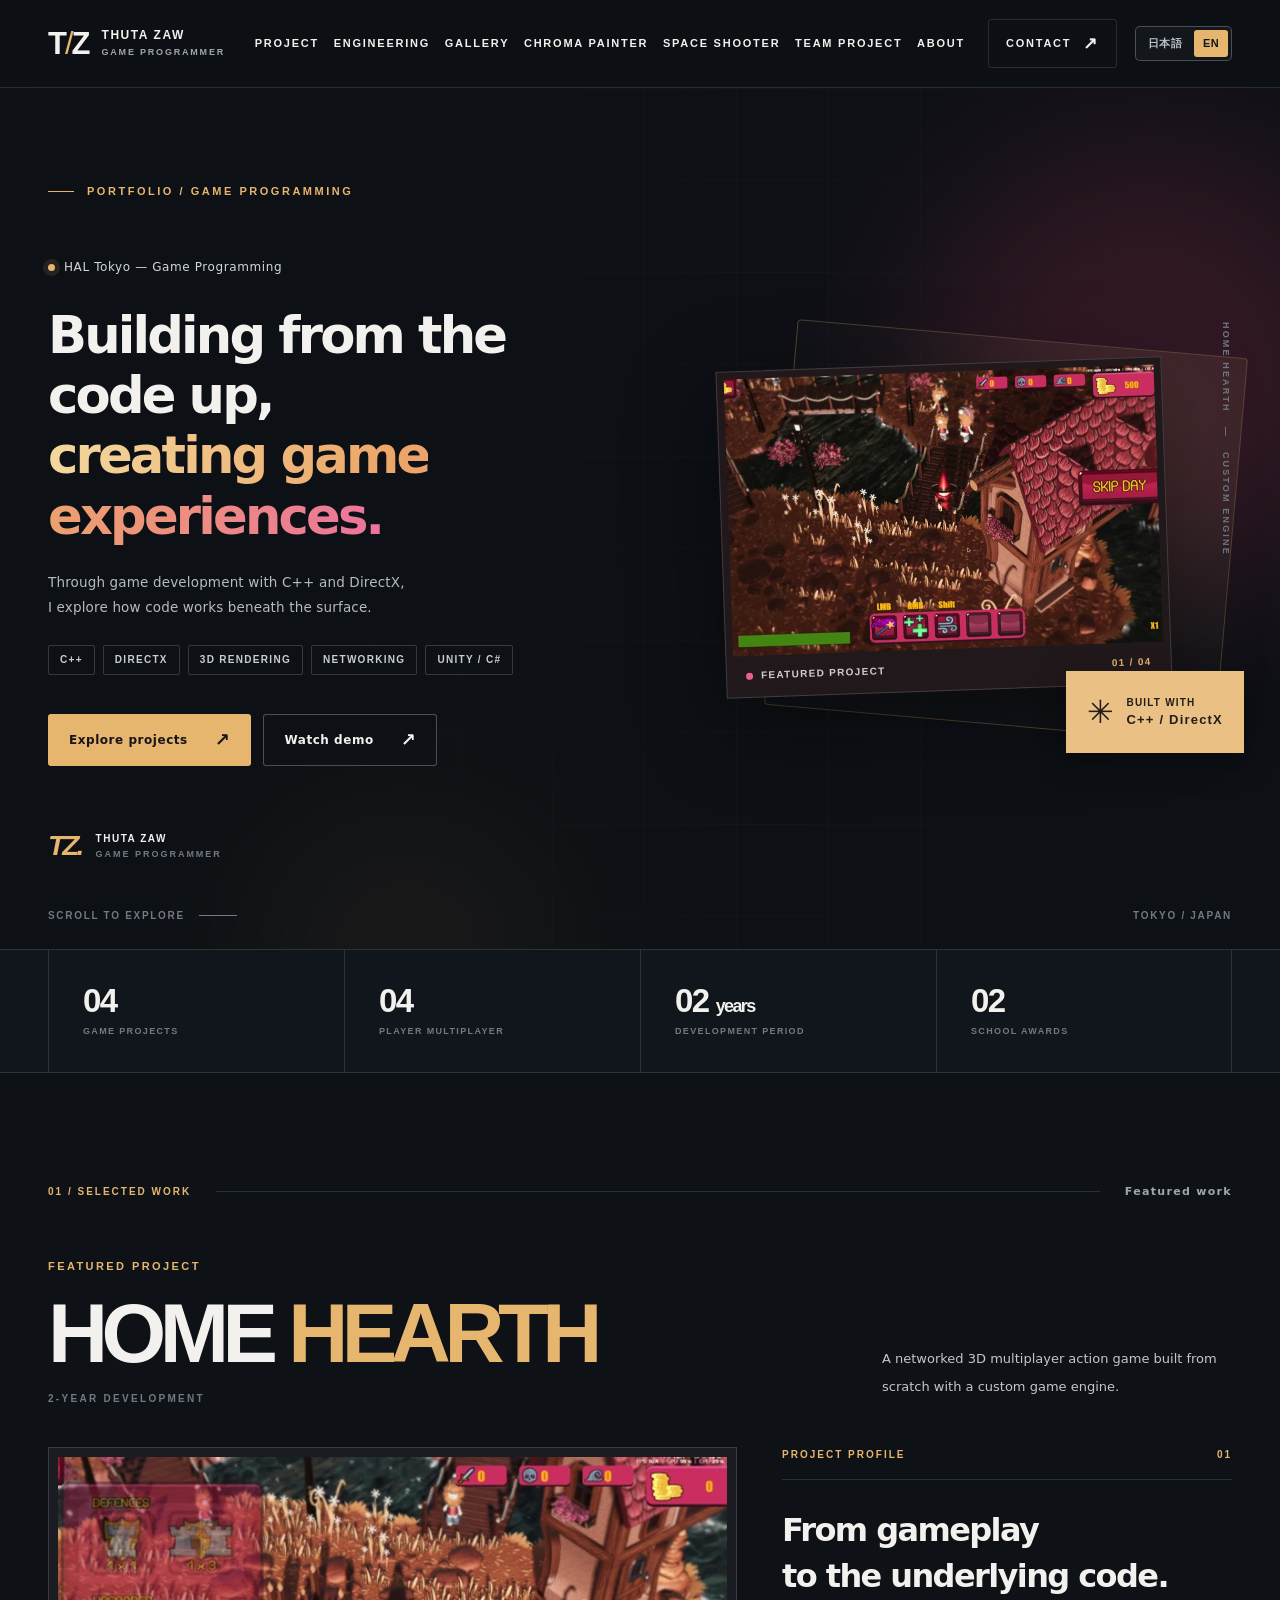
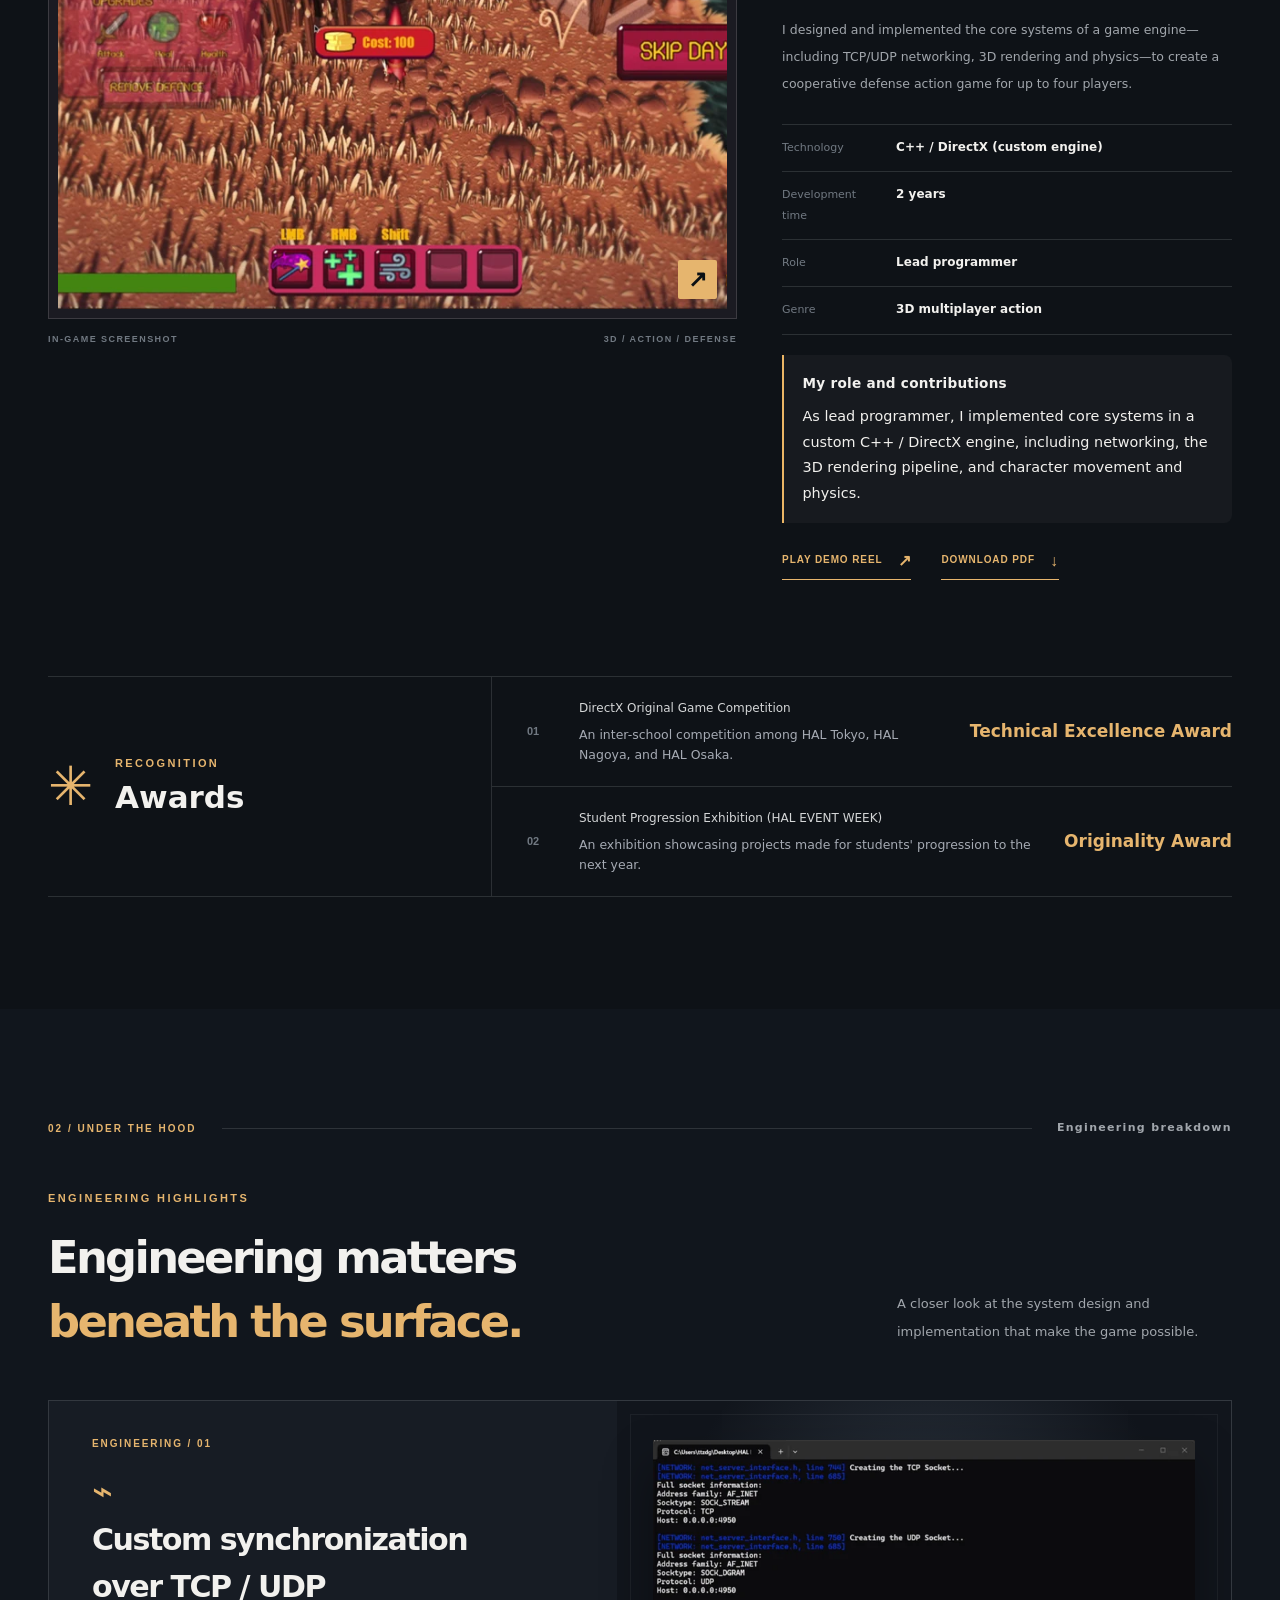
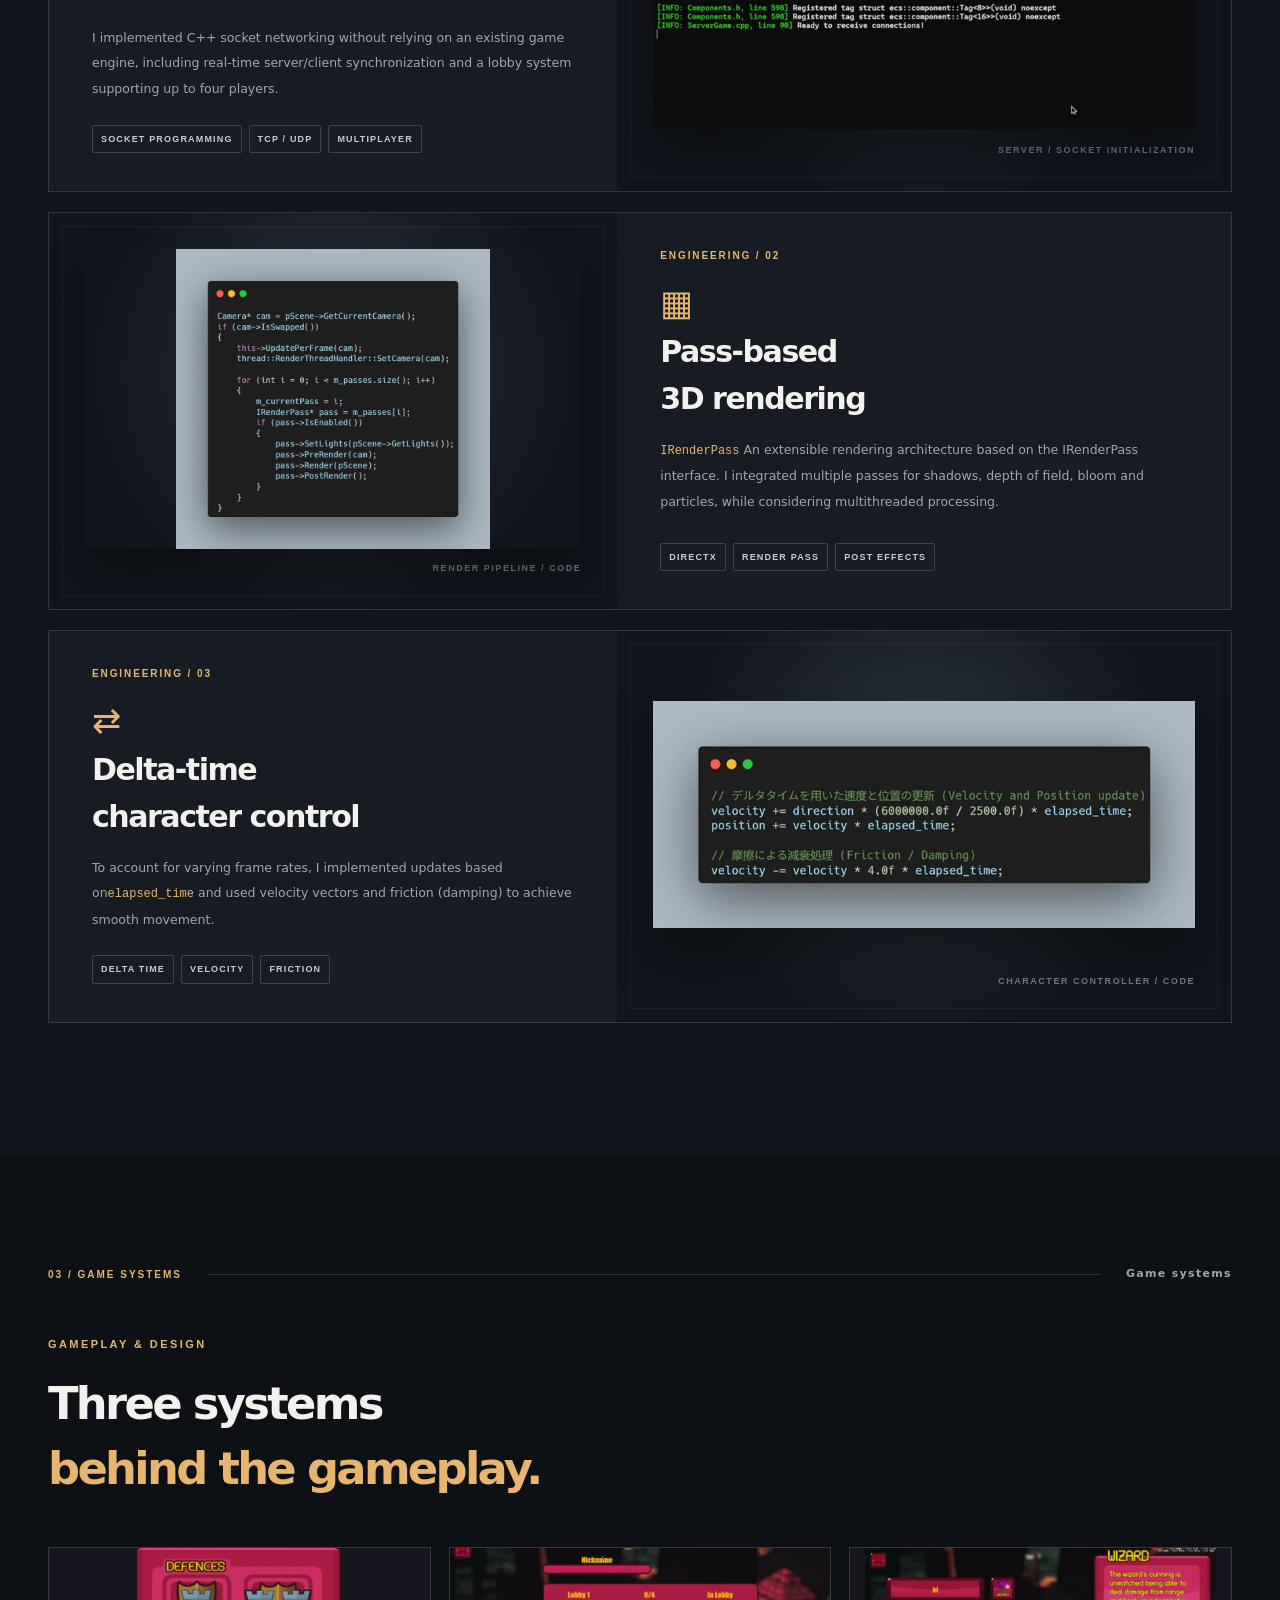
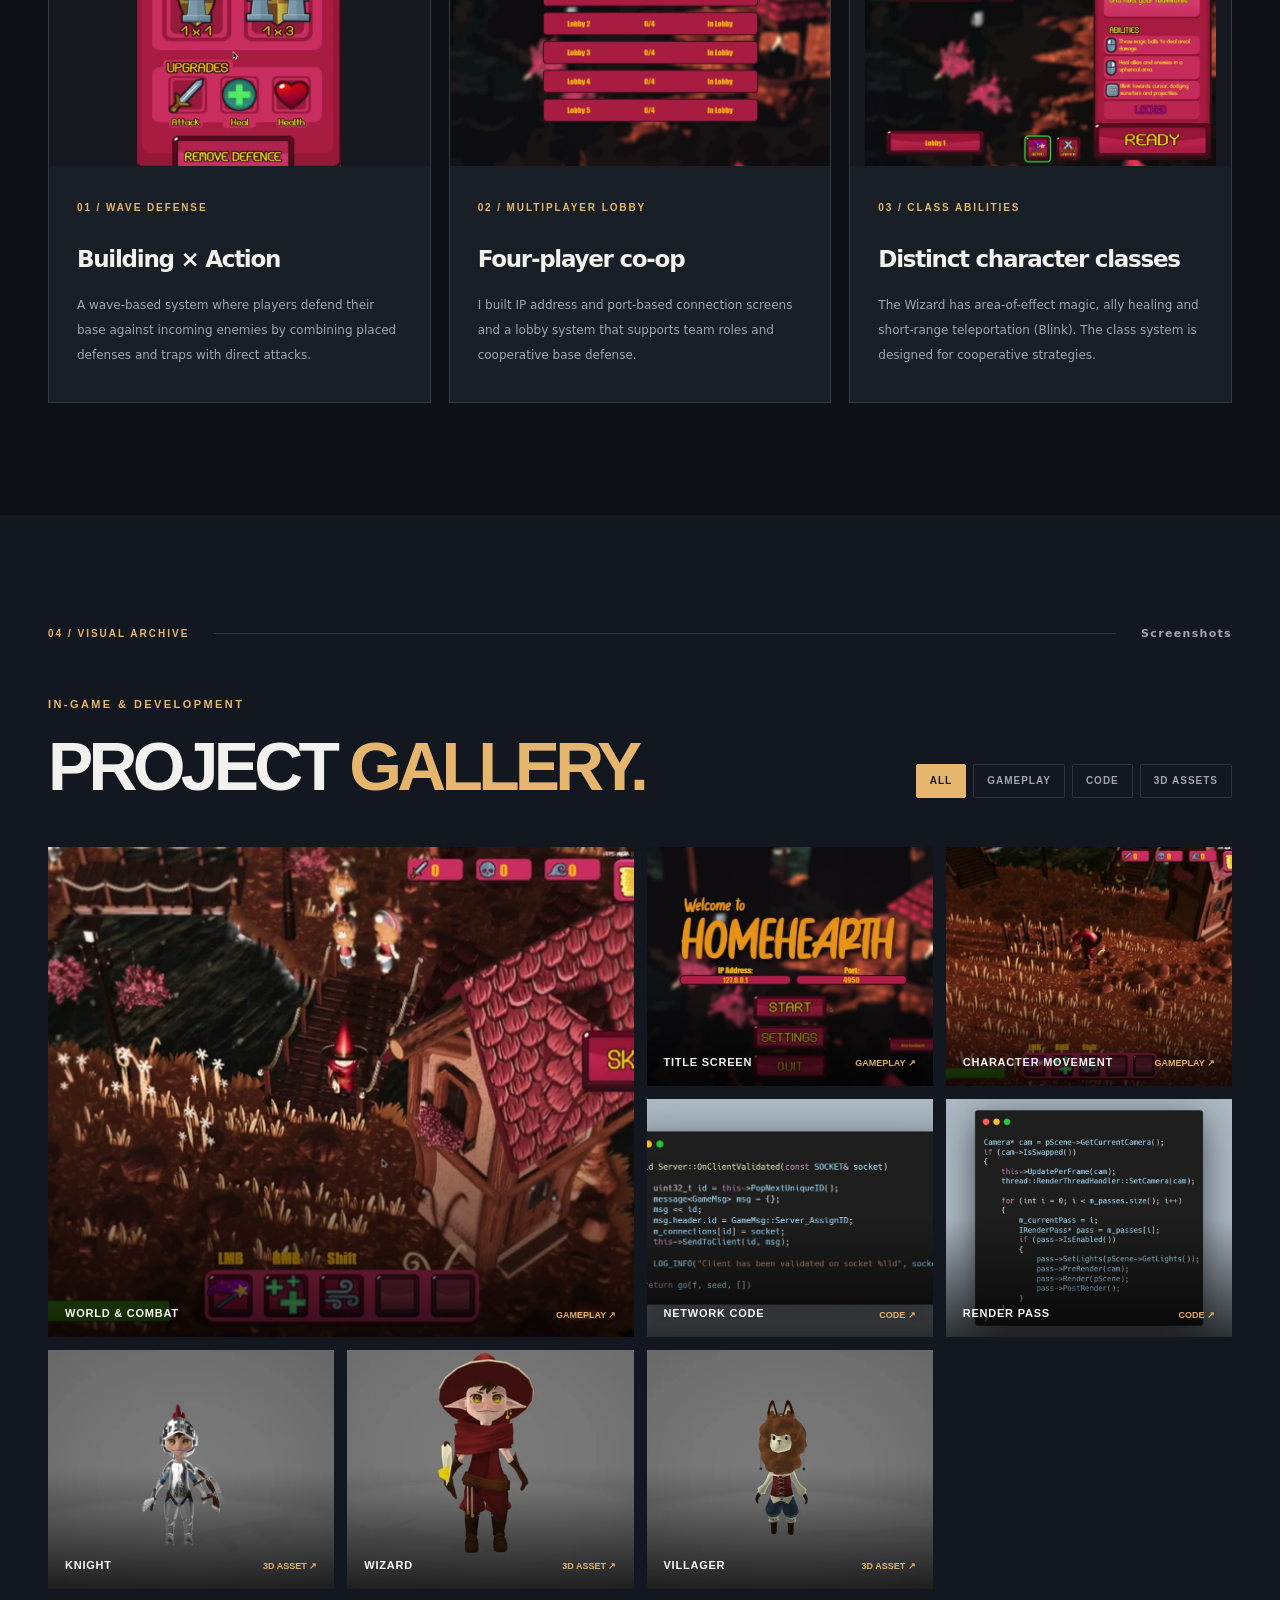
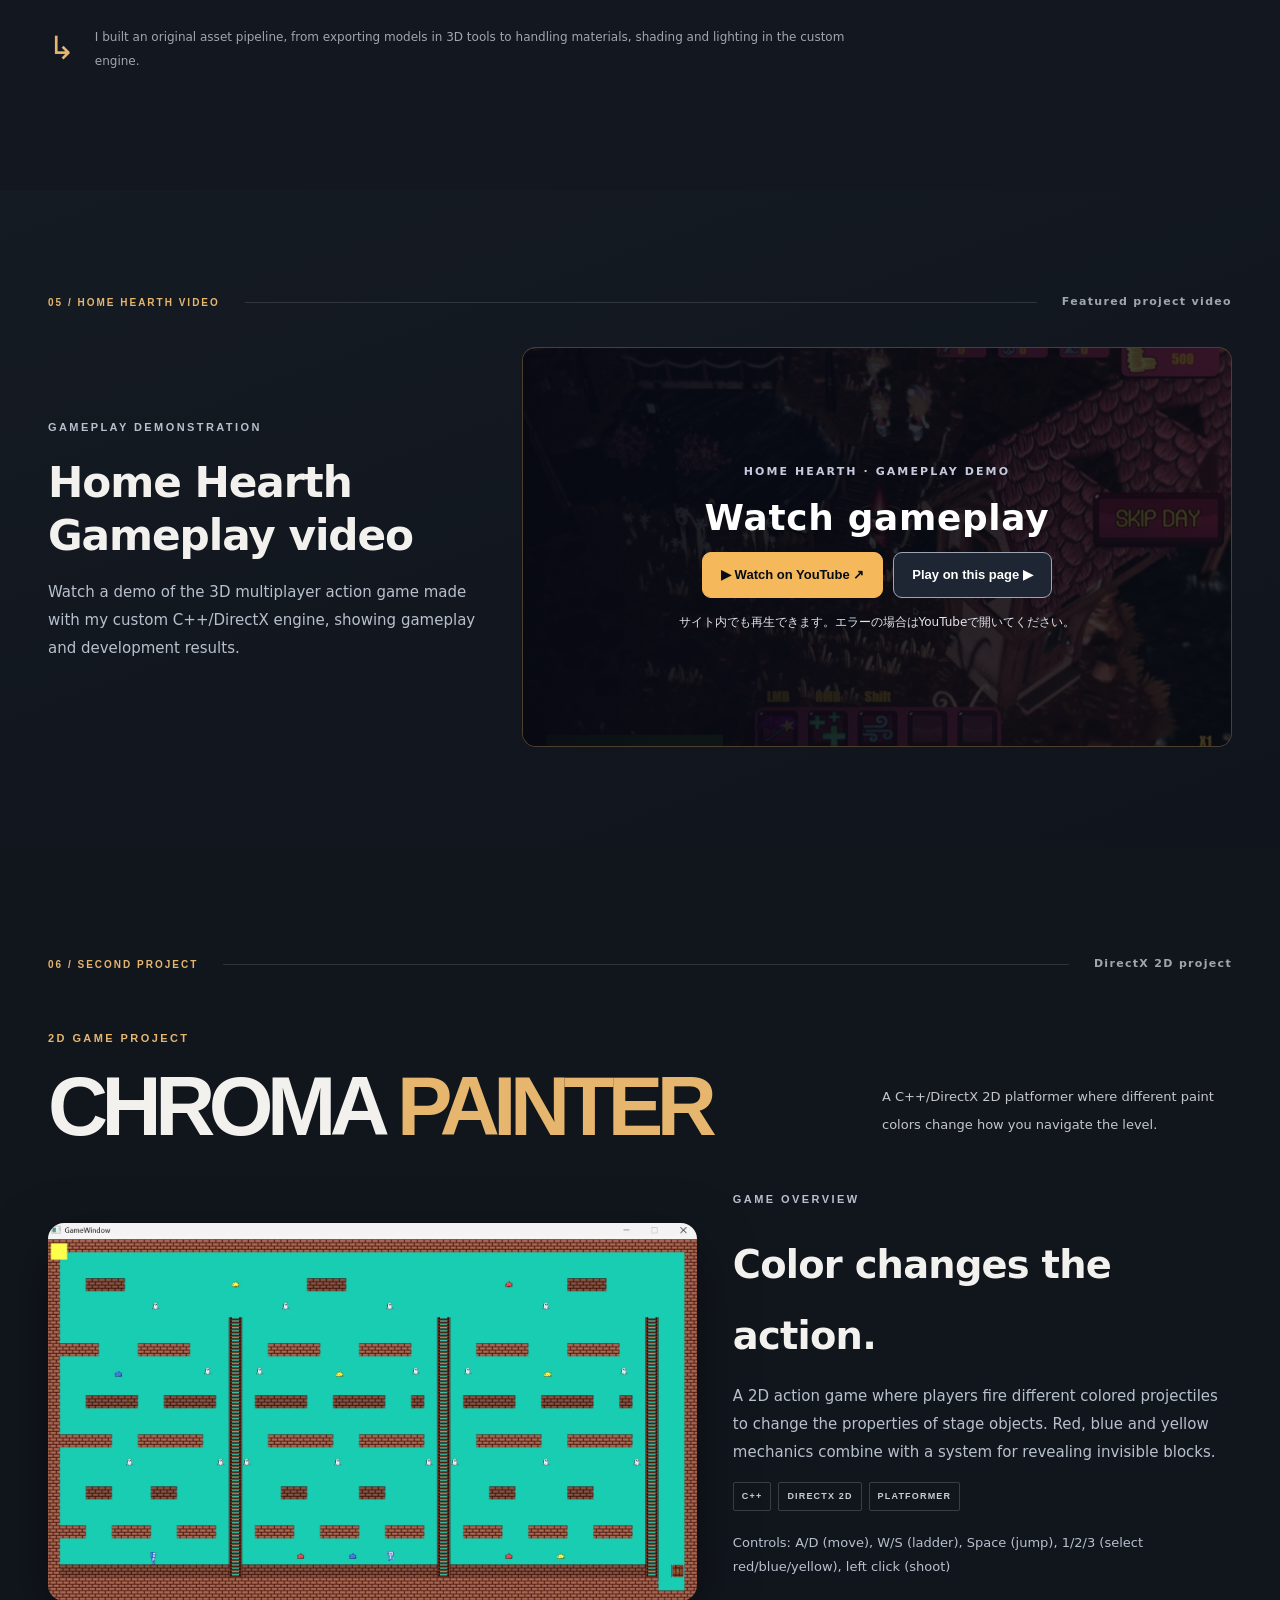
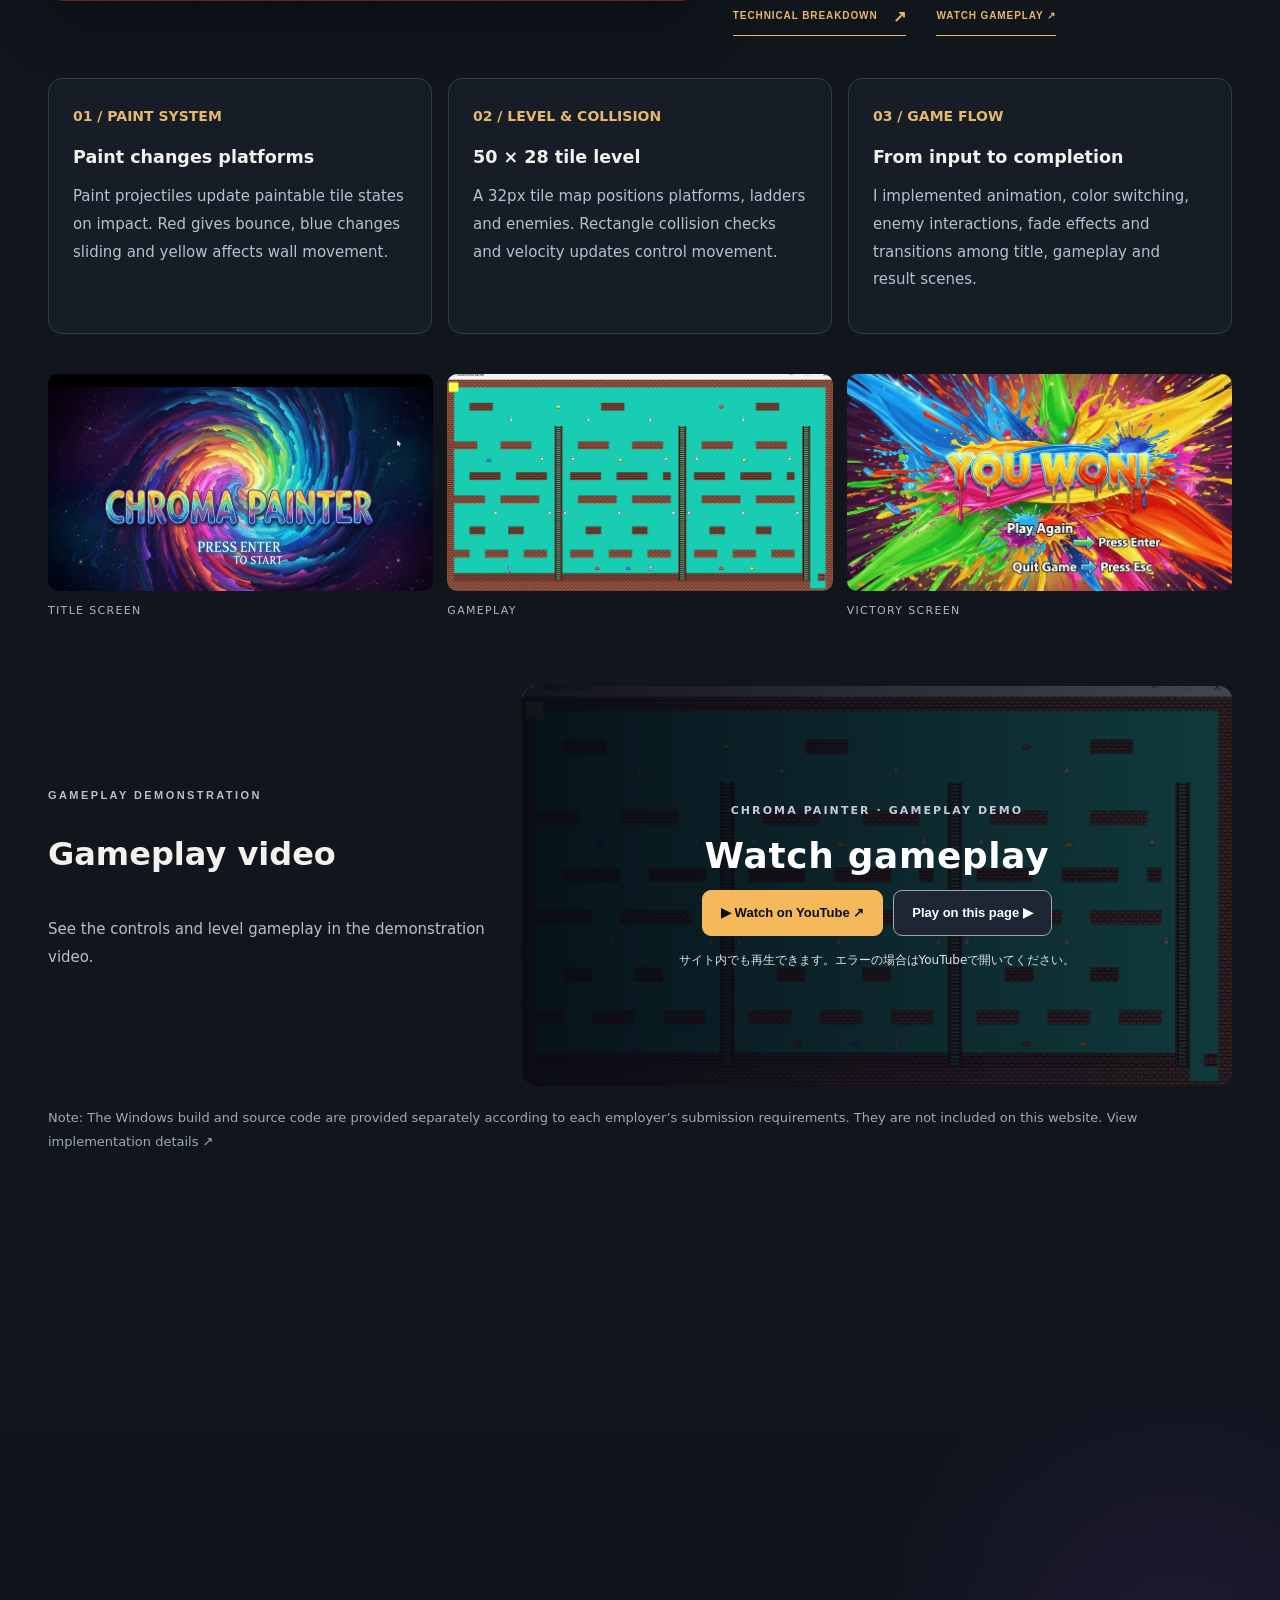
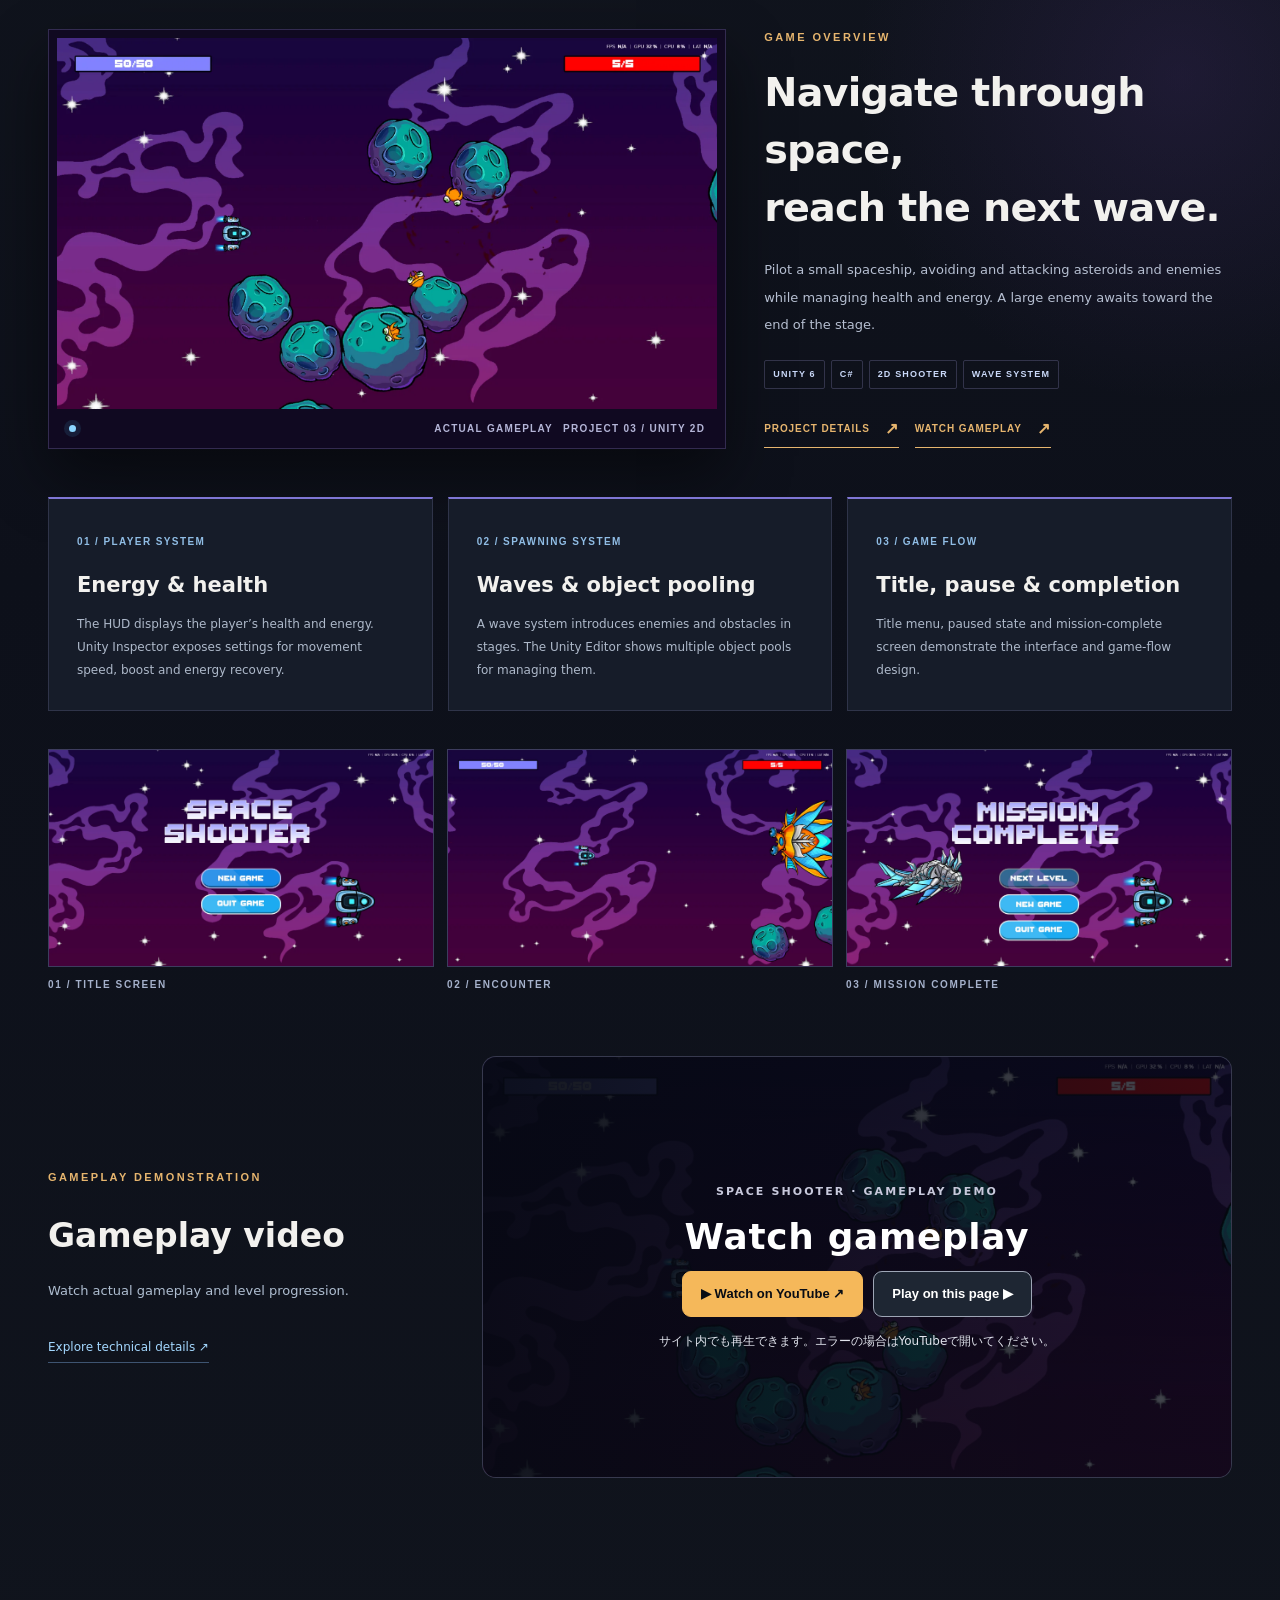
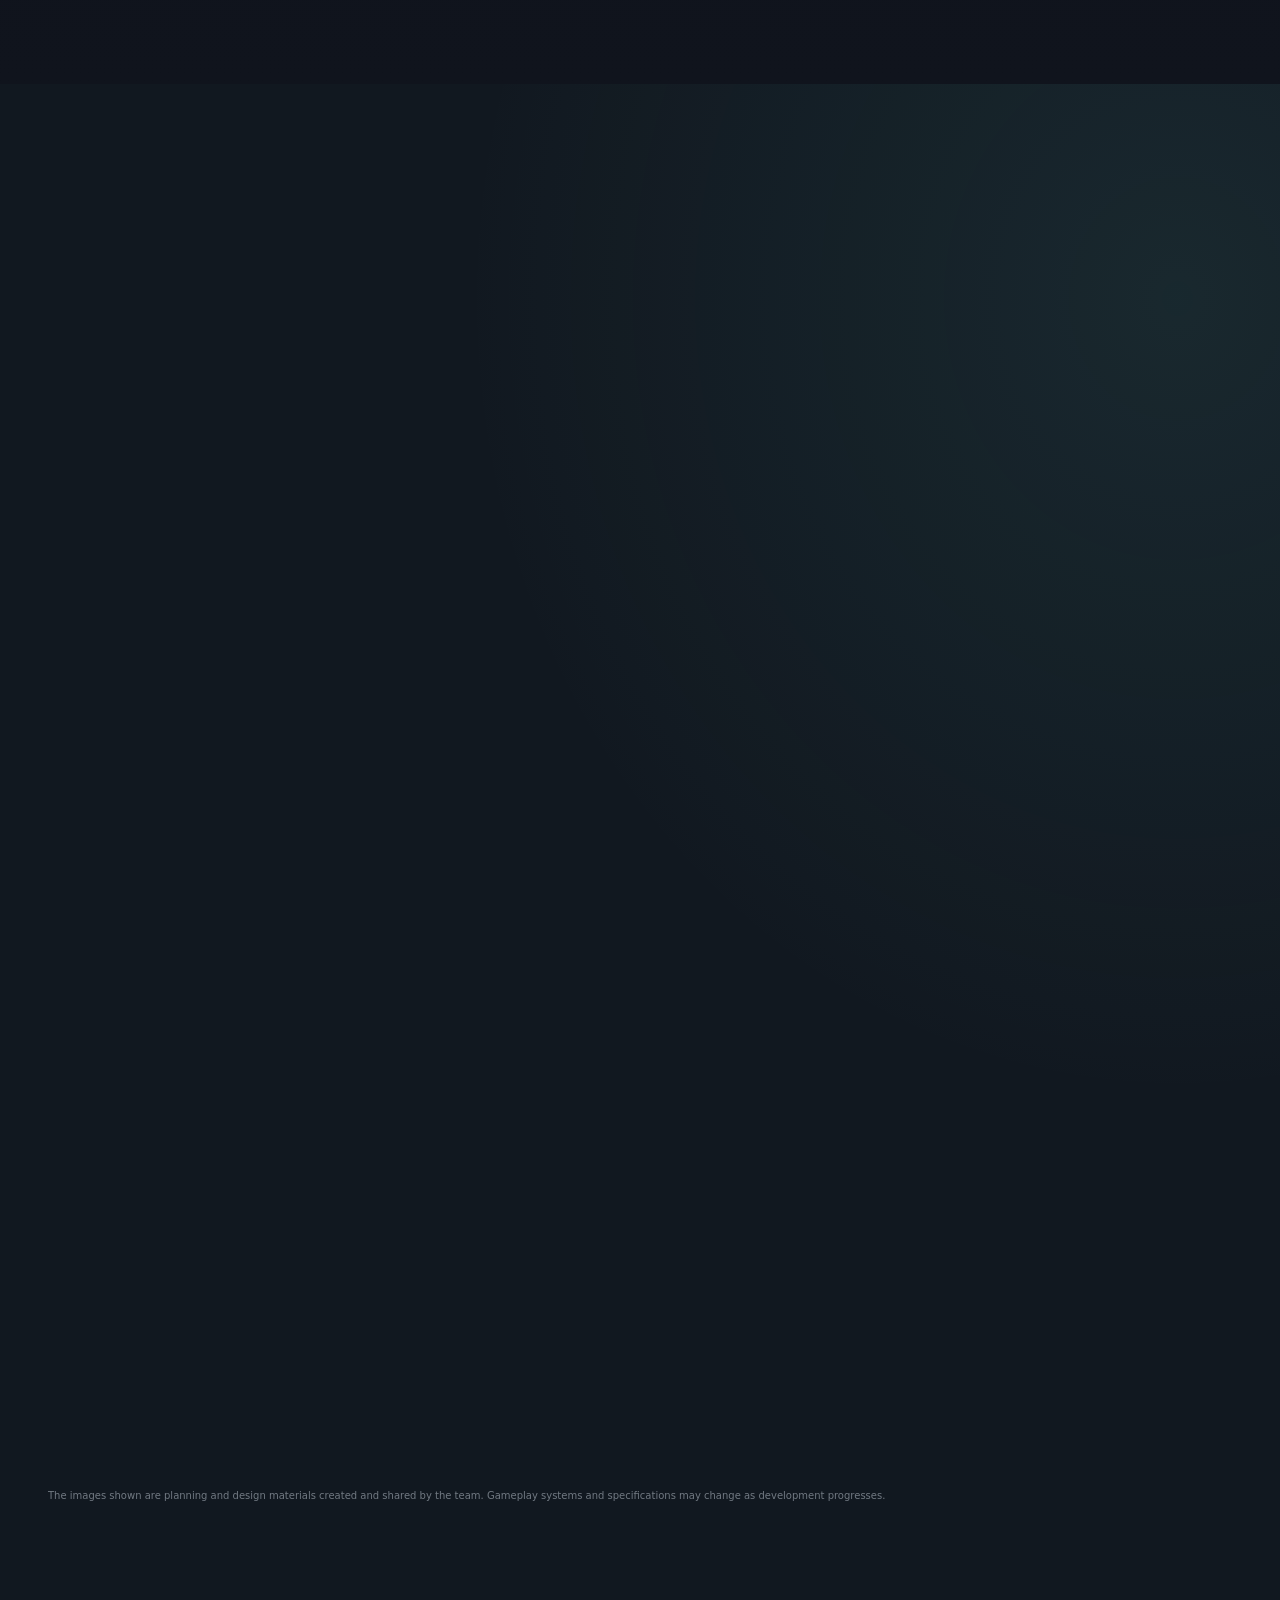
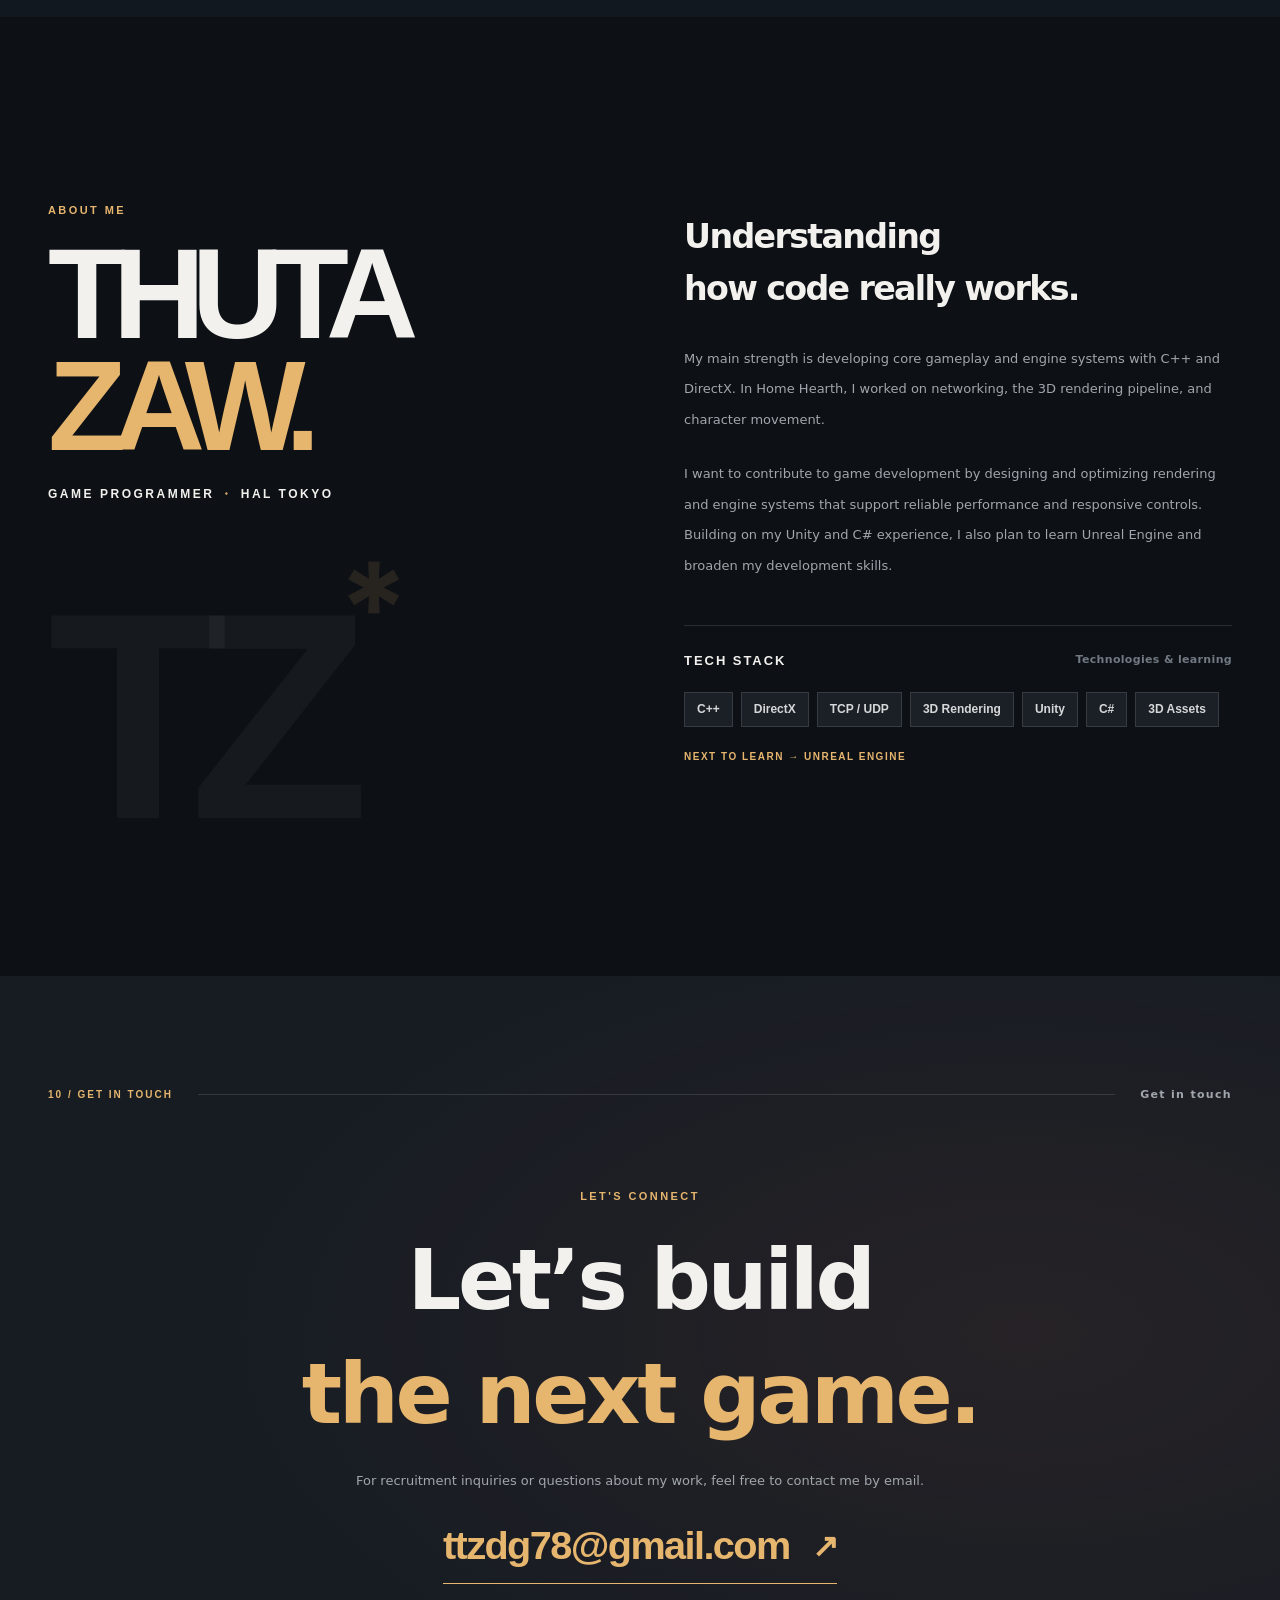
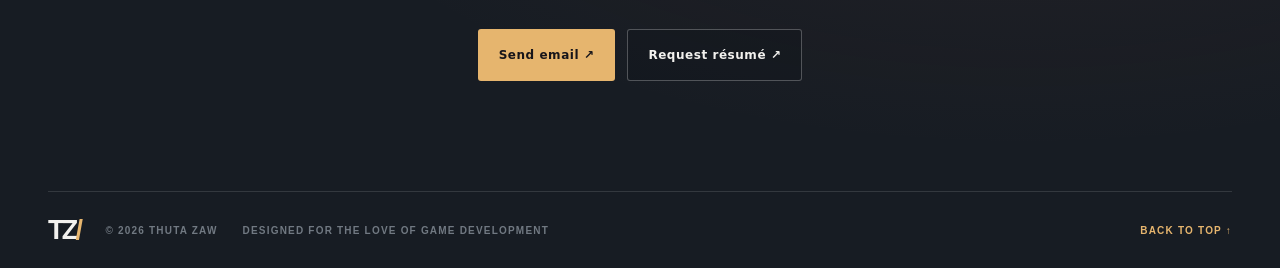
<file: index-en.html>
<!DOCTYPE html>

<html lang="en">
<head>
<meta charset="utf-8"/>
<meta content="width=device-width, initial-scale=1" name="viewport"/>
<meta content="#0d1015" name="theme-color"/>
<meta content="THUTA ZAW | Game programmer portfolio featuring Home Hearth, Chroma Painter, Space Shooter and the team project 100 Years Later. C++, DirectX and Unity." name="description"/>
<meta content="website" property="og:type"/>
<meta content="THUTA ZAW | Game Programmer Portfolio" property="og:title"/>
<meta content="Four projects: Home Hearth, Chroma Painter, Space Shooter and 100 Years Later — C++ / DirectX / Unity." property="og:description"/>
<title>THUTA ZAW — Game Programmer Portfolio</title>
<link href="assets/favicon.svg" rel="icon" type="image/svg+xml"/>
<link href="style.css" rel="stylesheet"/>
<link href="space.css" rel="stylesheet"/>
<link href="team-project.css" rel="stylesheet"/>
<script defer="" src="script.js"></script>
<script defer="" src="video-embed.js"></script>
<link href="index.html" hreflang="ja" rel="alternate"/><link href="index-en.html" hreflang="en" rel="alternate"/><link href="language.css" rel="stylesheet"/></head>
<body>
<div aria-hidden="true" class="page-progress" id="page-progress"></div>
<a class="skip-link" href="#main">Skip to main content</a>
<header class="site-header" id="top">
<div class="header-inner container">
<a aria-label="THUTA ZAW portfolio home" class="brand" href="#top">
<span class="brand-symbol">T<span class="brand-accent">/</span>Z</span>
<span class="brand-label">THUTA ZAW <small>GAME PROGRAMMER</small></span>
</a>
<nav aria-label="Main navigation" class="desktop-nav">
<a href="#work">PROJECT</a>
<a href="#engineering">ENGINEERING</a>
<a href="#gallery">GALLERY</a><a href="#chroma">CHROMA PAINTER</a>
<a href="#space">SPACE SHOOTER</a>
<a href="#team-project">TEAM PROJECT</a>
<a href="#about">ABOUT</a>
</nav>
<a class="header-contact" href="#contact">CONTACT <span aria-hidden="true">↗</span></a>
<div aria-label="Game portfolio visual" class="language-switcher" role="group"><a class="language-choice" href="index.html" hreflang="ja" lang="ja">日本語</a><a aria-current="page" class="language-choice active" href="index-en.html" hreflang="en" lang="en">EN</a></div><button aria-controls="mobile-nav" aria-expanded="false" aria-label="Open menu" class="menu-toggle" id="menu-toggle" type="button"><span></span><span></span></button>
</div>
<nav aria-label="Mobile navigation" class="mobile-nav" hidden="" id="mobile-nav">
<a href="#work">PROJECT</a><a href="#engineering">ENGINEERING</a><a href="#gallery">GALLERY</a><a href="#chroma">CHROMA PAINTER</a><a href="#space">SPACE SHOOTER</a><a href="#team-project">TEAM PROJECT</a><a href="#about">ABOUT</a><a href="#contact">CONTACT</a>
</nav>
</header>
<main id="main">
<section aria-labelledby="hero-title" class="hero section">
<div aria-hidden="true" class="hero-orb orb-one"></div><div aria-hidden="true" class="hero-orb orb-two"></div>
<div class="hero-grid container">
<div class="hero-copy reveal">
<div class="eyebrow"><span class="eyebrow-line"></span> PORTFOLIO / GAME PROGRAMMING</div>
<div class="availability"><span class="pulse"></span> HAL Tokyo — Game Programming</div>
<h1 id="hero-title">Building from the code up,<br/><span class="gradient-text">creating game experiences.</span></h1>
<p class="hero-lead">Through game development with C++ and DirectX,<br class="desktop-only"/>I explore how code works beneath the surface.</p>
<div aria-label="Game portfolio visual" class="hero-tags"><span>C++</span><span>DIRECTX</span><span>3D RENDERING</span><span>NETWORKING</span><span>UNITY / C#</span></div>
<div class="hero-actions">
<a class="btn btn-primary" href="#work">Explore projects <span aria-hidden="true">↗</span></a>
<a class="btn btn-outline" href="#home-video">Watch demo <span aria-hidden="true">↗</span></a>
</div>
<div class="hero-signoff"><span class="signoff-mark">TZ.</span><span>THUTA ZAW<br/><small>GAME PROGRAMMER</small></span></div>
</div>
<div class="hero-visual reveal">
<div class="visual-backdrop"></div>
<figure class="hero-poster">
<img alt="Home Hearth screenshot or artwork" fetchpriority="high" src="assets/p05_01.webp"/>
<figcaption><span class="poster-indicator"><i></i> FEATURED PROJECT</span><span class="poster-count">01 / 04</span></figcaption>
</figure>
<div class="floating-label"><span class="float-symbol">✳</span><span>BUILT WITH<br/><strong>C++ / DirectX</strong></span></div>
<p class="poster-side-note">HOME HEARTH   —   CUSTOM ENGINE</p>
</div>
</div>
<div class="hero-bottom container"><span>SCROLL TO EXPLORE</span><span aria-hidden="true" class="scroll-stem"></span><span>TOKYO / JAPAN</span></div>
</section>
<section aria-label="Game portfolio visual" class="stats-strip">
<div class="container stats-grid">
<div class="stat"><strong>04</strong><span>GAME PROJECTS</span></div>
<div class="stat"><strong>04</strong><span>PLAYER MULTIPLAYER</span></div>
<div class="stat"><strong>02<span class="stat-unit"> years</span></strong><span>DEVELOPMENT PERIOD</span></div>
<div class="stat"><strong>02</strong><span>SCHOOL AWARDS</span></div>
</div>
</section>
<section class="section work-section" id="work">
<div class="container">
<div class="section-topline reveal"><span class="section-index">01 / SELECTED WORK</span><span class="thin-rule"></span><span class="section-aside">Featured work</span></div>
<div class="work-heading reveal"><div><p class="section-overline">FEATURED PROJECT</p><h2 class="display-heading">HOME <em>HEARTH</em><span class="work-period">2-YEAR DEVELOPMENT</span></h2></div><p class="work-intro">A networked 3D multiplayer action game built from scratch with a custom game engine.</p></div>
<div class="work-main-grid">
<div class="feature-media reveal">
<button aria-label="Home Hearth screenshot or artwork" class="image-zoom" data-alt="Home Hearth screenshot or artwork" data-image="assets/p07_01.webp" type="button">
<img alt="Home Hearth screenshot or artwork" loading="lazy" src="assets/p07_01.webp"/>
<span aria-hidden="true" class="zoom-corner">↗</span>
</button>
<div class="media-caption"><span>IN-GAME SCREENSHOT</span><span>3D / ACTION / DEFENSE</span></div>
</div>
<div class="work-details reveal">
<div class="detail-kicker">PROJECT PROFILE <span>01</span></div>
<h3>From gameplay<br/>to the underlying code.</h3>
<p>I designed and implemented the core systems of a game engine—including TCP/UDP networking, 3D rendering and physics—to create a cooperative defense action game for up to four players.</p>
<dl class="meta-list">
<div><dt>Technology</dt><dd>C++ / DirectX (custom engine)</dd></div>
<div><dt>Development time</dt><dd>2 years</dd></div>
<div><dt>Role</dt><dd>Lead programmer</dd></div>
<div><dt>Genre</dt><dd>3D multiplayer action</dd></div>
</dl>
<div class="contribution-note"><h4>My role and contributions</h4><p>As lead programmer, I implemented core systems in a custom C++ / DirectX engine, including networking, the 3D rendering pipeline, and character movement and physics.</p></div>
<div class="work-links"><a class="text-link" href="#home-video">PLAY DEMO REEL <span>↗</span></a><a class="text-link" download="" href="THUTA_ZAW_Portfolio.pdf">DOWNLOAD PDF <span>↓</span></a></div>
</div>
</div>
<div class="awards reveal">
<div class="awards-head"><span class="award-star">✳</span><div><p class="section-overline">RECOGNITION</p><h3>Awards</h3></div></div>
<div class="award-entry"><span>01</span><p>DirectX Original Game Competition<small class="award-explanation">An inter-school competition among HAL Tokyo, HAL Nagoya, and HAL Osaka.</small></p><strong>Technical Excellence Award</strong></div>
<div class="award-entry"><span>02</span><p>Student Progression Exhibition (HAL EVENT WEEK)<small class="award-explanation">An exhibition showcasing projects made for students' progression to the next year.</small></p><strong>Originality Award</strong></div>
</div>
</div>
</section>
<section class="section engineering-section" id="engineering">
<div class="container">
<div class="section-topline reveal"><span class="section-index">02 / UNDER THE HOOD</span><span class="thin-rule"></span><span class="section-aside">Engineering breakdown</span></div>
<div class="section-title-row reveal"><div><p class="section-overline">ENGINEERING HIGHLIGHTS</p><h2 class="section-heading">Engineering matters<br/><em>beneath the surface.</em></h2></div><p class="section-description">A closer look at the system design and implementation that make the game possible.</p></div>
<article class="tech-feature tech-feature-left reveal">
<div class="tech-copy"><span class="tech-index">ENGINEERING / 01</span><div aria-hidden="true" class="tech-mini-icon">⌁</div><h3>Custom synchronization<br/>over TCP / UDP</h3><p>I implemented C++ socket networking without relying on an existing game engine, including real-time server/client synchronization and a lobby system supporting up to four players.</p><div class="chip-row"><span>SOCKET PROGRAMMING</span><span>TCP / UDP</span><span>MULTIPLAYER</span></div></div>
<div class="tech-visual"><button aria-label="Enlarge screenshot" class="image-zoom tech-image" data-alt="Game portfolio visual" data-image="assets/p04_01.webp" type="button"><img alt="Home Hearth screenshot or artwork" loading="lazy" src="assets/p04_01.webp"/></button><div class="tech-image-caption">SERVER / SOCKET INITIALIZATION</div></div>
</article>
<article class="tech-feature tech-feature-right reveal">
<div class="tech-copy"><span class="tech-index">ENGINEERING / 02</span><div aria-hidden="true" class="tech-mini-icon">▦</div><h3>Pass-based<br/>3D rendering</h3><p><code>IRenderPass</code> An extensible rendering architecture based on the IRenderPass interface. I integrated multiple passes for shadows, depth of field, bloom and particles, while considering multithreaded processing.</p><div class="chip-row"><span>DIRECTX</span><span>RENDER PASS</span><span>POST EFFECTS</span></div></div>
<div class="tech-visual tech-stack"><button aria-label="Enlarge screenshot" class="image-zoom tech-image" data-alt="Game portfolio visual" data-image="assets/p05_02.webp" type="button"><img alt="Game portfolio visual" loading="lazy" src="assets/p05_02.webp"/></button><div class="tech-image-caption">RENDER PIPELINE / CODE</div></div>
</article>
<article class="tech-feature tech-feature-left reveal">
<div class="tech-copy"><span class="tech-index">ENGINEERING / 03</span><div aria-hidden="true" class="tech-mini-icon">⇄</div><h3>Delta-time<br/>character control</h3><p>To account for varying frame rates, I implemented updates based on<code>elapsed_time</code> and used velocity vectors and friction (damping) to achieve smooth movement.</p><div class="chip-row"><span>DELTA TIME</span><span>VELOCITY</span><span>FRICTION</span></div></div>
<div class="tech-visual"><button aria-label="Enlarge screenshot" class="image-zoom tech-image" data-alt="Game portfolio visual" data-image="assets/p06_02.webp" type="button"><img alt="Game portfolio visual" loading="lazy" src="assets/p06_02.webp"/></button><div class="tech-image-caption">CHARACTER CONTROLLER / CODE</div></div>
</article>
</div>
</section>
<section class="section systems-section" id="systems">
<div class="container">
<div class="section-topline reveal"><span class="section-index">03 / GAME SYSTEMS</span><span class="thin-rule"></span><span class="section-aside">Game systems</span></div>
<div class="section-title-row reveal"><div><p class="section-overline">GAMEPLAY &amp; DESIGN</p><h2 class="section-heading">Three systems<br/><em>behind the gameplay.</em></h2></div></div>
<div class="system-grid">
<article class="system-card reveal"><div class="system-image"><img alt="Game portfolio visual" loading="lazy" src="assets/p07_02.webp"/></div><div class="system-body"><span class="system-no">01 / WAVE DEFENSE</span><h3>Building × Action</h3><p>A wave-based system where players defend their base against incoming enemies by combining placed defenses and traps with direct attacks.</p></div></article>
<article class="system-card reveal"><div class="system-image"><img alt="Game portfolio visual" loading="lazy" src="assets/p08_02.webp"/></div><div class="system-body"><span class="system-no">02 / MULTIPLAYER LOBBY</span><h3>Four-player co-op</h3><p>I built IP address and port-based connection screens and a lobby system that supports team roles and cooperative base defense.</p></div></article>
<article class="system-card reveal"><div class="system-image"><img alt="Game portfolio visual" loading="lazy" src="assets/p08_01.webp"/></div><div class="system-body"><span class="system-no">03 / CLASS ABILITIES</span><h3>Distinct character classes</h3><p>The Wizard has area-of-effect magic, ally healing and short-range teleportation (Blink). The class system is designed for cooperative strategies.</p></div></article>
</div>
</div>
</section>
<section class="section gallery-section" id="gallery">
<div class="container">
<div class="section-topline reveal"><span class="section-index">04 / VISUAL ARCHIVE</span><span class="thin-rule"></span><span class="section-aside">Screenshots</span></div>
<div class="section-title-row gallery-title reveal"><div><p class="section-overline">IN-GAME &amp; DEVELOPMENT</p><h2 class="section-heading">PROJECT <em>GALLERY.</em></h2></div><div aria-label="Game portfolio visual" class="gallery-filters" role="group"><button aria-pressed="true" class="filter is-active" data-filter="all" type="button">ALL</button><button aria-pressed="false" class="filter" data-filter="gameplay" type="button">GAMEPLAY</button><button aria-pressed="false" class="filter" data-filter="code" type="button">CODE</button><button aria-pressed="false" class="filter" data-filter="models" type="button">3D ASSETS</button></div></div>
<div class="gallery-grid">
<button aria-label="Enlarge screenshot" class="gallery-item gallery-wide reveal" data-alt="Home Hearth screenshot or artwork" data-category="gameplay" data-image="assets/p05_01.webp" type="button"><img alt="Home Hearth screenshot or artwork" loading="lazy" src="assets/p05_01.webp"/><span class="gallery-overlay"><strong>WORLD &amp; COMBAT</strong><span>GAMEPLAY ↗</span></span></button>
<button aria-label="Enlarge screenshot" class="gallery-item reveal" data-alt="Home Hearth screenshot or artwork" data-category="gameplay" data-image="assets/p03_01.webp" type="button"><img alt="Home Hearth screenshot or artwork" loading="lazy" src="assets/p03_01.webp"/><span class="gallery-overlay"><strong>TITLE SCREEN</strong><span>GAMEPLAY ↗</span></span></button>
<button aria-label="Enlarge screenshot" class="gallery-item reveal" data-alt="Game portfolio visual" data-category="gameplay" data-image="assets/p06_01.webp" type="button"><img alt="Game portfolio visual" loading="lazy" src="assets/p06_01.webp"/><span class="gallery-overlay"><strong>CHARACTER MOVEMENT</strong><span>GAMEPLAY ↗</span></span></button>
<button aria-label="Enlarge screenshot" class="gallery-item reveal" data-alt="Game portfolio visual" data-category="code" data-image="assets/p04_02.webp" type="button"><img alt="Game portfolio visual" loading="lazy" src="assets/p04_02.webp"/><span class="gallery-overlay"><strong>NETWORK CODE</strong><span>CODE ↗</span></span></button>
<button aria-label="Enlarge screenshot" class="gallery-item reveal" data-alt="Game portfolio visual" data-category="code" data-image="assets/p05_02.webp" type="button"><img alt="Game portfolio visual" loading="lazy" src="assets/p05_02.webp"/><span class="gallery-overlay"><strong>RENDER PASS</strong><span>CODE ↗</span></span></button>
<button aria-label="Enlarge screenshot" class="gallery-item reveal" data-alt="Game portfolio visual" data-category="models" data-image="assets/p09_03.webp" type="button"><img alt="Game portfolio visual" loading="lazy" src="assets/p09_03.webp"/><span class="gallery-overlay"><strong>KNIGHT</strong><span>3D ASSET ↗</span></span></button>
<button aria-label="Enlarge screenshot" class="gallery-item reveal" data-alt="Game portfolio visual" data-category="models" data-image="assets/p09_01.webp" type="button"><img alt="Game portfolio visual" loading="lazy" src="assets/p09_01.webp"/><span class="gallery-overlay"><strong>WIZARD</strong><span>3D ASSET ↗</span></span></button>
<button aria-label="Enlarge screenshot" class="gallery-item reveal" data-alt="Game portfolio visual" data-category="models" data-image="assets/p09_02.webp" type="button"><img alt="Game portfolio visual" loading="lazy" src="assets/p09_02.webp"/><span class="gallery-overlay"><strong>VILLAGER</strong><span>3D ASSET ↗</span></span></button>
</div>
<div class="asset-note reveal"><span class="asset-icon">↳</span><p>I built an original asset pipeline, from exporting models in 3D tools to handling materials, shading and lighting in the custom engine.</p></div>
</div>
</section>
<!-- HOME HEARTH / PLAY VIDEO — after the complete project explanation and gallery -->
<section aria-labelledby="home-video-title" class="section home-video-section" id="home-video">
<div class="container">
<div class="section-topline reveal"><span class="section-index">05 / HOME HEARTH VIDEO</span><span class="thin-rule"></span><span class="section-aside">Featured project video</span></div>
<div class="chroma-video home-hearth-video reveal">
<div>
<p class="section-overline">GAMEPLAY DEMONSTRATION</p>
<h2 id="home-video-title">Home Hearth<br/>Gameplay video</h2>
<p>Watch a demo of the 3D multiplayer action game made with my custom C++/DirectX engine, showing gameplay and development results.</p>
</div>
<div aria-label="Home Hearth screenshot or artwork" class="chroma-embed portfolio-video home-hearth-video-frame" data-video-id="yKtJmHyz2-I" data-video-title="Home Hearth デモリール">
<img alt="Home Hearth screenshot or artwork" class="portfolio-video-poster" loading="lazy" src="assets/p05_01.webp"/>
<div class="portfolio-video-overlay">
<span class="portfolio-video-eyebrow">HOME HEARTH · GAMEPLAY DEMO</span>
<strong>Watch gameplay</strong>
<div class="portfolio-video-actions">
<a class="portfolio-video-cta" href="https://www.youtube.com/watch?v=yKtJmHyz2-I" rel="noopener noreferrer" target="_blank">▶ Watch on YouTube ↗</a>
<button class="portfolio-video-embed-button" hidden="" type="button">Play on this page ▶</button>
</div>
<p class="portfolio-video-hint">The video opens on YouTube.</p>
</div>
</div>
</div>
</div>
</section>
<section aria-labelledby="chroma-title" class="section chroma-section" id="chroma">
<div class="container">
<div class="section-topline reveal"><span class="section-index">06 / SECOND PROJECT</span><span class="thin-rule"></span><span class="section-aside">DirectX 2D project</span></div>
<div class="work-heading reveal"><div><p class="section-overline">2D GAME PROJECT</p><h2 class="display-heading" id="chroma-title">CHROMA <em>PAINTER</em></h2></div><p class="work-intro">A C++/DirectX 2D platformer where different paint colors change how you navigate the level.</p></div>
<div class="chroma-feature reveal"><img alt="Chroma Painter screenshot or artwork" loading="lazy" src="assets/chroma-2.webp"/><div class="chroma-summary"><p class="section-overline">GAME OVERVIEW</p><h3>Color changes the action.</h3><p>A 2D action game where players fire different colored projectiles to change the properties of stage objects. Red, blue and yellow mechanics combine with a system for revealing invisible blocks.</p><div class="chip-row"><span>C++</span><span>DIRECTX 2D</span><span>PLATFORMER</span></div><p class="chroma-note">Controls: A/D (move), W/S (ladder), Space (jump), 1/2/3 (select red/blue/yellow), left click (shoot)</p><div class="work-links"><a class="text-link" href="chroma-painter-en.html">TECHNICAL BREAKDOWN <span>↗</span></a><a class="text-link" href="https://youtu.be/ief-NCYxMj0" rel="noopener noreferrer" target="_blank">WATCH GAMEPLAY ↗</a></div></div></div>
<div class="chroma-mechanics reveal"><div><strong>01 / PAINT SYSTEM</strong><h3>Paint changes platforms</h3><p>Paint projectiles update paintable tile states on impact. Red gives bounce, blue changes sliding and yellow affects wall movement.</p></div><div><strong>02 / LEVEL &amp; COLLISION</strong><h3>50 × 28 tile level</h3><p>A 32px tile map positions platforms, ladders and enemies. Rectangle collision checks and velocity updates control movement.</p></div><div><strong>03 / GAME FLOW</strong><h3>From input to completion</h3><p>I implemented animation, color switching, enemy interactions, fade effects and transitions among title, gameplay and result scenes.</p></div></div>
<div class="chroma-gallery reveal"><figure><img alt="Chroma Painter screenshot or artwork" loading="lazy" src="assets/chroma-1.webp"/><figcaption>TITLE SCREEN</figcaption></figure><figure><img alt="Chroma Painter screenshot or artwork" loading="lazy" src="assets/chroma-2.webp"/><figcaption>GAMEPLAY</figcaption></figure><figure><img alt="Chroma Painter screenshot or artwork" loading="lazy" src="assets/chroma-3.webp"/><figcaption>VICTORY SCREEN</figcaption></figure></div>
<div class="chroma-video reveal"><div><p class="section-overline">GAMEPLAY DEMONSTRATION</p><h3>Gameplay video</h3><p>See the controls and level gameplay in the demonstration video.</p></div><div aria-label="Chroma Painter screenshot or artwork" class="chroma-embed portfolio-video" data-video-id="ief-NCYxMj0">
<img alt="Chroma Painter screenshot or artwork" class="portfolio-video-poster" loading="lazy" src="assets/chroma-2.webp"/>
<div class="portfolio-video-overlay">
<span class="portfolio-video-eyebrow">CHROMA PAINTER · GAMEPLAY DEMO</span>
<strong>Watch gameplay</strong>
<div class="portfolio-video-actions">
<a class="portfolio-video-cta" href="https://www.youtube.com/watch?v=ief-NCYxMj0" rel="noopener noreferrer" target="_blank">▶ Watch on YouTube ↗</a>
<button class="portfolio-video-embed-button" hidden="" type="button">Play on this page ▶</button>
</div>
<p class="portfolio-video-hint">The video opens on YouTube.</p>
</div>
</div></div>
<p class="chroma-note chroma-submission-note">Note: The Windows build and source code are provided separately according to each employer’s submission requirements. They are not included on this website. <a href="chroma-painter-en.html">View implementation details ↗</a></p>
</div>
</section>
<!-- PROJECT 03 — placed after the COMPLETE Chroma Painter section -->
<section aria-labelledby="space-title" class="section space-section" id="space">
<div class="container">
<div class="section-topline reveal"><span class="section-index">07 / THIRD PROJECT</span><span class="thin-rule"></span><span class="section-aside">Unity 2D project</span></div>
<div class="work-heading reveal space-heading"><div><p class="section-overline">UNITY 6 · C# / SHOOT 'EM UP</p><h2 class="display-heading" id="space-title">SPACE <em>SHOOTER</em></h2></div><p class="work-intro">A 2D shooter where you pilot a spaceship against approaching hazards and enemies, with energy management, wave progression and boss battles.</p></div>
<div class="space-spotlight reveal">
<div class="space-spotlight-visual">
<img alt="Space Shooter screenshot or artwork" loading="lazy" src="assets/space-gameplay.webp"/>
<div class="space-image-label"><span class="space-glow-dot"></span> ACTUAL GAMEPLAY <span>PROJECT 03 / UNITY 2D</span></div>
</div>
<div class="space-spotlight-content"><p class="section-overline">GAME OVERVIEW</p><h3>Navigate through space,<br/>reach the next wave.</h3><p>Pilot a small spaceship, avoiding and attacking asteroids and enemies while managing health and energy. A large enemy awaits toward the end of the stage.</p><div class="chip-row space-tags"><span>UNITY 6</span><span>C#</span><span>2D SHOOTER</span><span>WAVE SYSTEM</span></div><div class="work-links"><a class="text-link" href="space-shooter-en.html">PROJECT DETAILS <span>↗</span></a><a class="text-link" href="https://youtu.be/JkXF_XDdTvg" rel="noopener noreferrer" target="_blank">WATCH GAMEPLAY <span>↗</span></a></div></div>
</div>
<div class="space-highlights reveal">
<article><span>01 / PLAYER SYSTEM</span><h3>Energy &amp; health</h3><p>The HUD displays the player’s health and energy. Unity Inspector exposes settings for movement speed, boost and energy recovery.</p></article>
<article><span>02 / SPAWNING SYSTEM</span><h3>Waves &amp; object pooling</h3><p>A wave system introduces enemies and obstacles in stages. The Unity Editor shows multiple object pools for managing them.</p></article>
<article><span>03 / GAME FLOW</span><h3>Title, pause &amp; completion</h3><p>Title menu, paused state and mission-complete screen demonstrate the interface and game-flow design.</p></article>
</div>
<div aria-label="Space Shooter screenshot or artwork" class="space-stills reveal">
<figure><button class="space-zoom" data-alt="Space Shooter screenshot or artwork" data-image="assets/space-title.webp" type="button"><img alt="Game portfolio visual" loading="lazy" src="assets/space-title.webp"/></button><figcaption>01 / TITLE SCREEN</figcaption></figure>
<figure><button class="space-zoom" data-alt="Space Shooter screenshot or artwork" data-image="assets/space-boss.webp" type="button"><img alt="Game portfolio visual" loading="lazy" src="assets/space-boss.webp"/></button><figcaption>02 / ENCOUNTER</figcaption></figure>
<figure><button class="space-zoom" data-alt="Space Shooter screenshot or artwork" data-image="assets/space-complete.webp" type="button"><img alt="Game portfolio visual" loading="lazy" src="assets/space-complete.webp"/></button><figcaption>03 / MISSION COMPLETE</figcaption></figure>
</div>
<div class="space-video-block reveal">
<div><p class="section-overline">GAMEPLAY DEMONSTRATION</p><h3>Gameplay video</h3><p>Watch actual gameplay and level progression.</p><a class="space-small-link" href="space-shooter-en.html#technical">Explore technical details ↗</a></div>
<div aria-label="Space Shooter screenshot or artwork" class="space-video-frame portfolio-video" data-video-id="JkXF_XDdTvg" data-video-title="Space Shooter プレイ動画">
<img alt="Space Shooter screenshot or artwork" class="portfolio-video-poster" loading="lazy" src="assets/space-gameplay.webp"/>
<div class="portfolio-video-overlay"><span class="portfolio-video-eyebrow">SPACE SHOOTER · GAMEPLAY DEMO</span><strong>Watch gameplay</strong><div class="portfolio-video-actions"><a class="portfolio-video-cta" href="https://www.youtube.com/watch?v=JkXF_XDdTvg" rel="noopener noreferrer" target="_blank">▶ Watch on YouTube ↗</a><button class="portfolio-video-embed-button" hidden="" type="button">Play on this page ▶</button></div><p class="portfolio-video-hint">The video opens on YouTube.</p></div>
</div>
</div>
<p class="space-submission-note reveal">Note: The executable, Unity project and C# source code will be shared separately during applications; they are not included on this public site. <a href="space-shooter-en.html">Space Shooter project details ↗</a></p>
</div>
</section>
<section class="section team-project-section" id="team-project" aria-labelledby="team-project-title">
<div class="container">
<div class="section-topline reveal"><span class="section-index">08 / TEAM PROJECT</span><span class="thin-rule"></span><span class="section-aside">Group development</span></div>
<div class="work-heading reveal team-project-heading"><div><p class="section-overline">GROUP GAME PROJECT / UNITY</p><h2 class="display-heading" id="team-project-title">100 YEARS <em>LATER</em></h2></div><p class="work-intro">A game concept set in a future world. A young girl and her robot companion take requests from a local bulletin board while trying to recover a cherished memory shared with her grandmother.</p></div>
<div class="team-project-feature reveal">
<div class="team-project-feature-image"><img src="assets/100-years-story.webp" alt="Miro board showing the 100 Years Later story and gameplay concept" loading="lazy"/><span>STORY &amp; GAMEPLAY PLANNING / MIRO</span></div>
<div class="team-project-feature-copy"><p class="section-overline">MY CONTRIBUTION</p><h3>Player Movement<br/>&amp; <em>Map Design</em></h3><p>In this group project, I am responsible for implementing player movement and designing the maps in Unity. My work focuses on player navigation and the layout of the stages, helping shape how players explore each area and progress through the game.</p>
<div class="team-role-mini-grid"><article><span>01 / PLAYER MOVEMENT</span><strong>Player movement implementation</strong><p>Responsible for the player movement implementation in Unity.</p></article><article><span>02 / MAP DESIGN</span><strong>Stage map design</strong><p>Designing stage layouts with the structure and progression of each area in mind.</p></article></div>
<div class="chip-row team-project-chips"><span>UNITY</span><span>PLAYER MOVEMENT</span><span>MAP DESIGN</span><span>TEAM DEVELOPMENT</span></div>
<a class="text-link team-project-details-link" href="100-years-en.html">View group project details <span>↗</span></a></div>
</div>
<div class="team-stage-strip reveal"><div class="team-stage-strip-label"><span>STAGE PLAN</span><small>Four stages listed in the planning board</small></div><div class="team-stage-pills"><span><b>01</b> WAREHOUSE</span><span><b>02</b> SECURITY ROOM</span><span><b>03</b> MAZE ROOM</span><span><b>04</b> FINAL STORAGE</span></div></div>
<div class="team-project-preview-grid reveal" aria-label="100 Years Later planning materials">
<figure><button class="team-image-zoom" data-image="assets/100-years-stages.webp" data-alt="Stage storyboard for the warehouse, security room, maze room and final storage" type="button"><img src="assets/100-years-stages.webp" alt="Storyboards for the four planned stages" loading="lazy"/><span>Zoom ↗</span></button><figcaption>STAGE STORYBOARDS</figcaption></figure>
<figure><button class="team-image-zoom" data-image="assets/100-years-assets.webp" data-alt="Concept materials for devices, robots, warehouse layout and environments" type="button"><img src="assets/100-years-assets.webp" alt="Concept materials for devices, robots and environments" loading="lazy"/><span>Zoom ↗</span></button><figcaption>ENVIRONMENT &amp; ASSET IDEAS</figcaption></figure>
<figure><button class="team-image-zoom" data-image="assets/100-years-skills.webp" data-alt="Planning notes for the protagonist's Memory Rewind and the robot's Memory Steal" type="button"><img src="assets/100-years-skills.webp" alt="Memory Rewind and Memory Steal gameplay system concepts" loading="lazy"/><span>Zoom ↗</span></button><figcaption>GAMEPLAY SYSTEM CONCEPTS</figcaption></figure>
</div>
<p class="team-project-disclaimer">The images shown are planning and design materials created and shared by the team. Gameplay systems and specifications may change as development progresses.</p>
</div>
</section>
<section class="section about-section" id="about">
<div class="container">
<div class="section-topline reveal"><span class="section-index">09 / ABOUT THE DEVELOPER</span><span class="thin-rule"></span><span class="section-aside">About the developer</span></div>
<div class="about-grid">
<div class="about-left reveal"><p class="section-overline">ABOUT ME</p><h2 class="about-display">THUTA<br/><em>ZAW.</em></h2><div class="about-role">GAME PROGRAMMER <span>・</span> HAL TOKYO</div><div aria-hidden="true" class="about-decoration">TZ<span>＊</span></div></div>
<div class="about-right reveal"><p class="about-lead">Understanding<br/>how code really works.</p><p>My main strength is developing core gameplay and engine systems with C++ and DirectX. In Home Hearth, I worked on networking, the 3D rendering pipeline, and character movement.</p><p>I want to contribute to game development by designing and optimizing rendering and engine systems that support reliable performance and responsive controls. Building on my Unity and C# experience, I also plan to learn Unreal Engine and broaden my development skills.</p><div class="skills-block"><h3>TECH STACK <span>Technologies &amp; learning</span></h3><div class="skill-list"><span>C++</span><span>DirectX</span><span>TCP / UDP</span><span>3D Rendering</span><span>Unity</span><span>C#</span><span>3D Assets</span></div><p class="learning-note">NEXT TO LEARN → UNREAL ENGINE</p></div></div>
</div>
</div>
</section>
<section class="section contact-section" id="contact">
<div class="container">
<div class="section-topline reveal"><span class="section-index">10 / GET IN TOUCH</span><span class="thin-rule"></span><span class="section-aside">Get in touch</span></div>
<div class="contact-content reveal"><p class="section-overline">LET'S CONNECT</p><h2>Let’s build<br/><em>the next game.</em></h2><p>For recruitment inquiries or questions about my work, feel free to contact me by email.</p><a class="email-link" href="mailto:ttzdg78@gmail.com">ttzdg78@gmail.com <span aria-hidden="true">↗</span></a><div class="contact-actions"><a class="btn btn-primary" href="mailto:ttzdg78@gmail.com?subject=Portfolio%20Inquiry">Send email ↗</a><a class="btn btn-outline resume-button" href="mailto:ttzdg78@gmail.com?subject=Resume%20Request%20/%20%E5%B1%A5%E6%AD%B4%E6%9B%B8%E3%81%AE%E3%81%94%E4%BE%9D%E9%A0%BC">Request résumé ↗</a></div></div>
<footer class="footer"><a class="footer-brand" href="#top">TZ<span>/</span></a><span>© <span id="year">2026</span> THUTA ZAW</span><span>DESIGNED FOR THE LOVE OF GAME DEVELOPMENT</span><a class="back-to-top" href="#top">BACK TO TOP ↑</a></footer>
</div>
</section>
</main>
<dialog aria-label="Enlarge screenshot" class="lightbox" id="lightbox"><div class="lightbox-inner"><button aria-label="Enlarge screenshot" class="lightbox-close" id="lightbox-close" type="button">×</button><img alt="" id="lightbox-img"/><p id="lightbox-caption"></p></div></dialog>
</body>
</html>
</file>
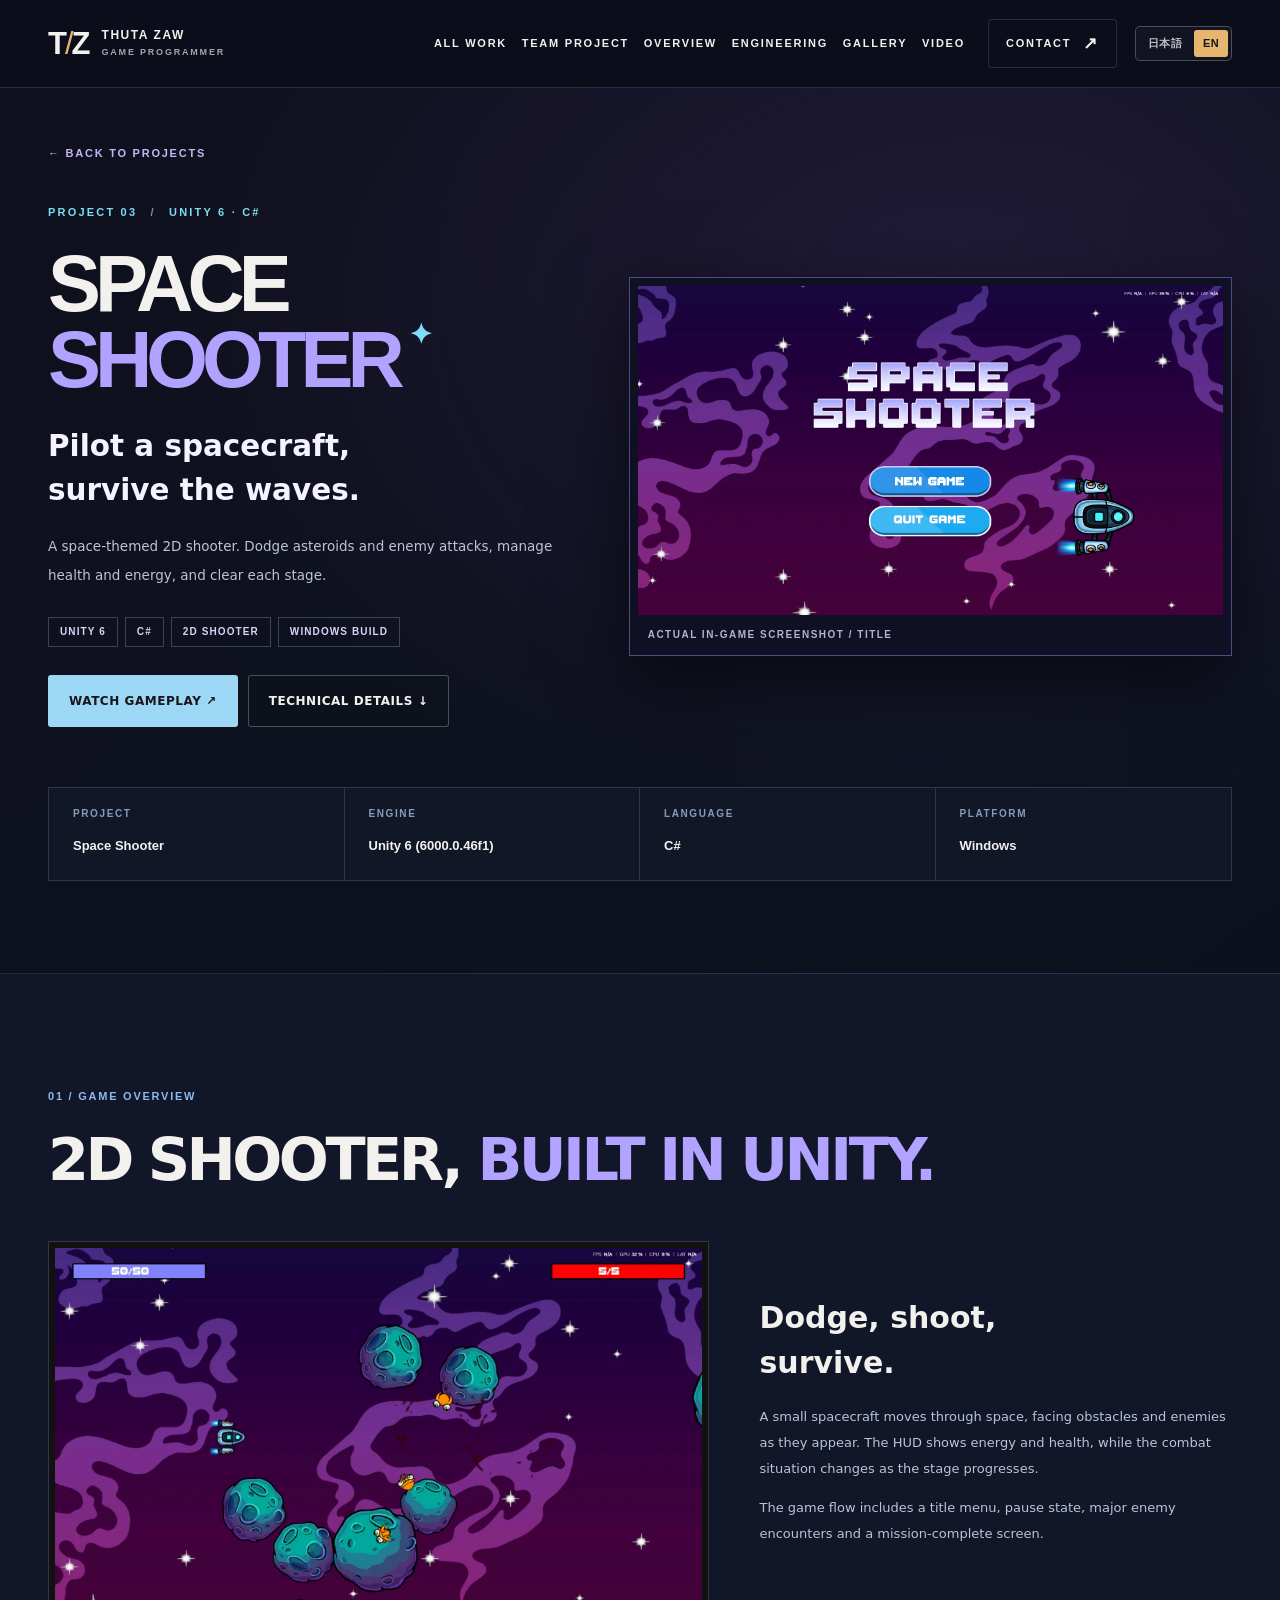
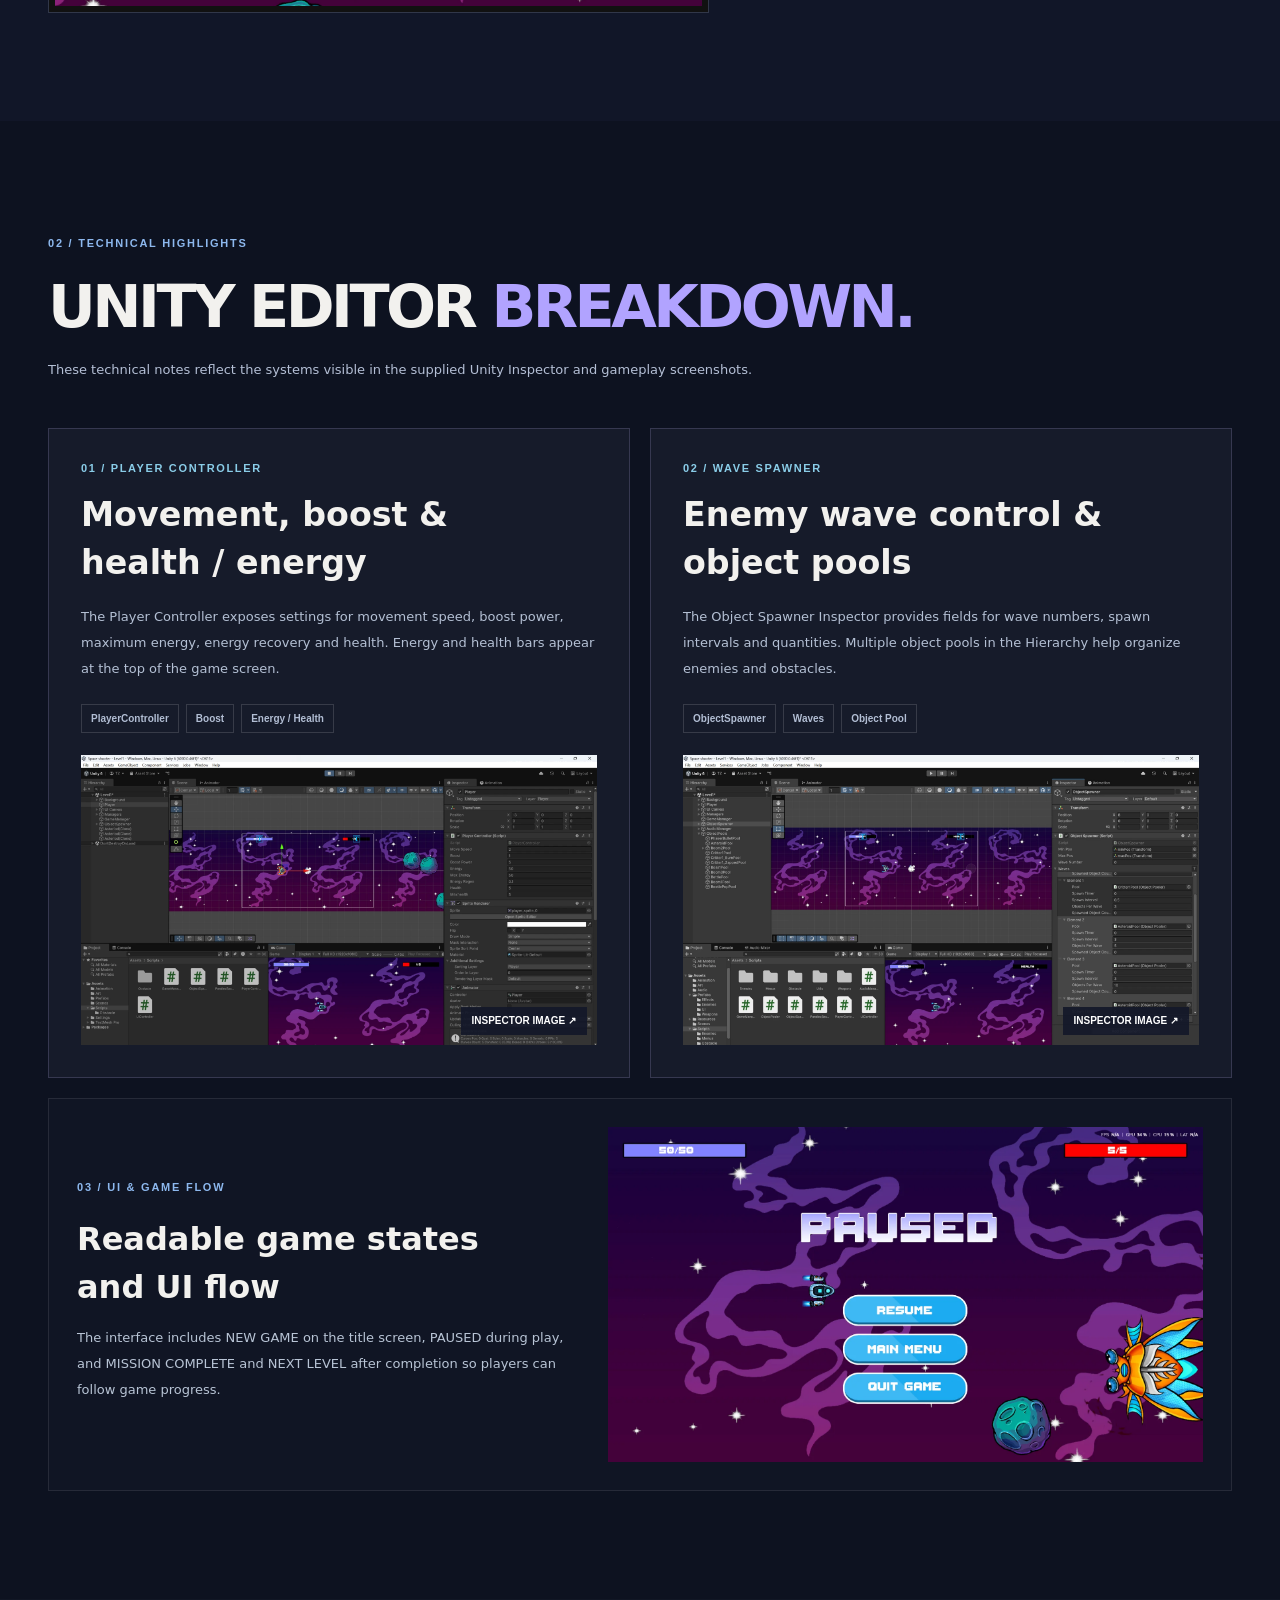
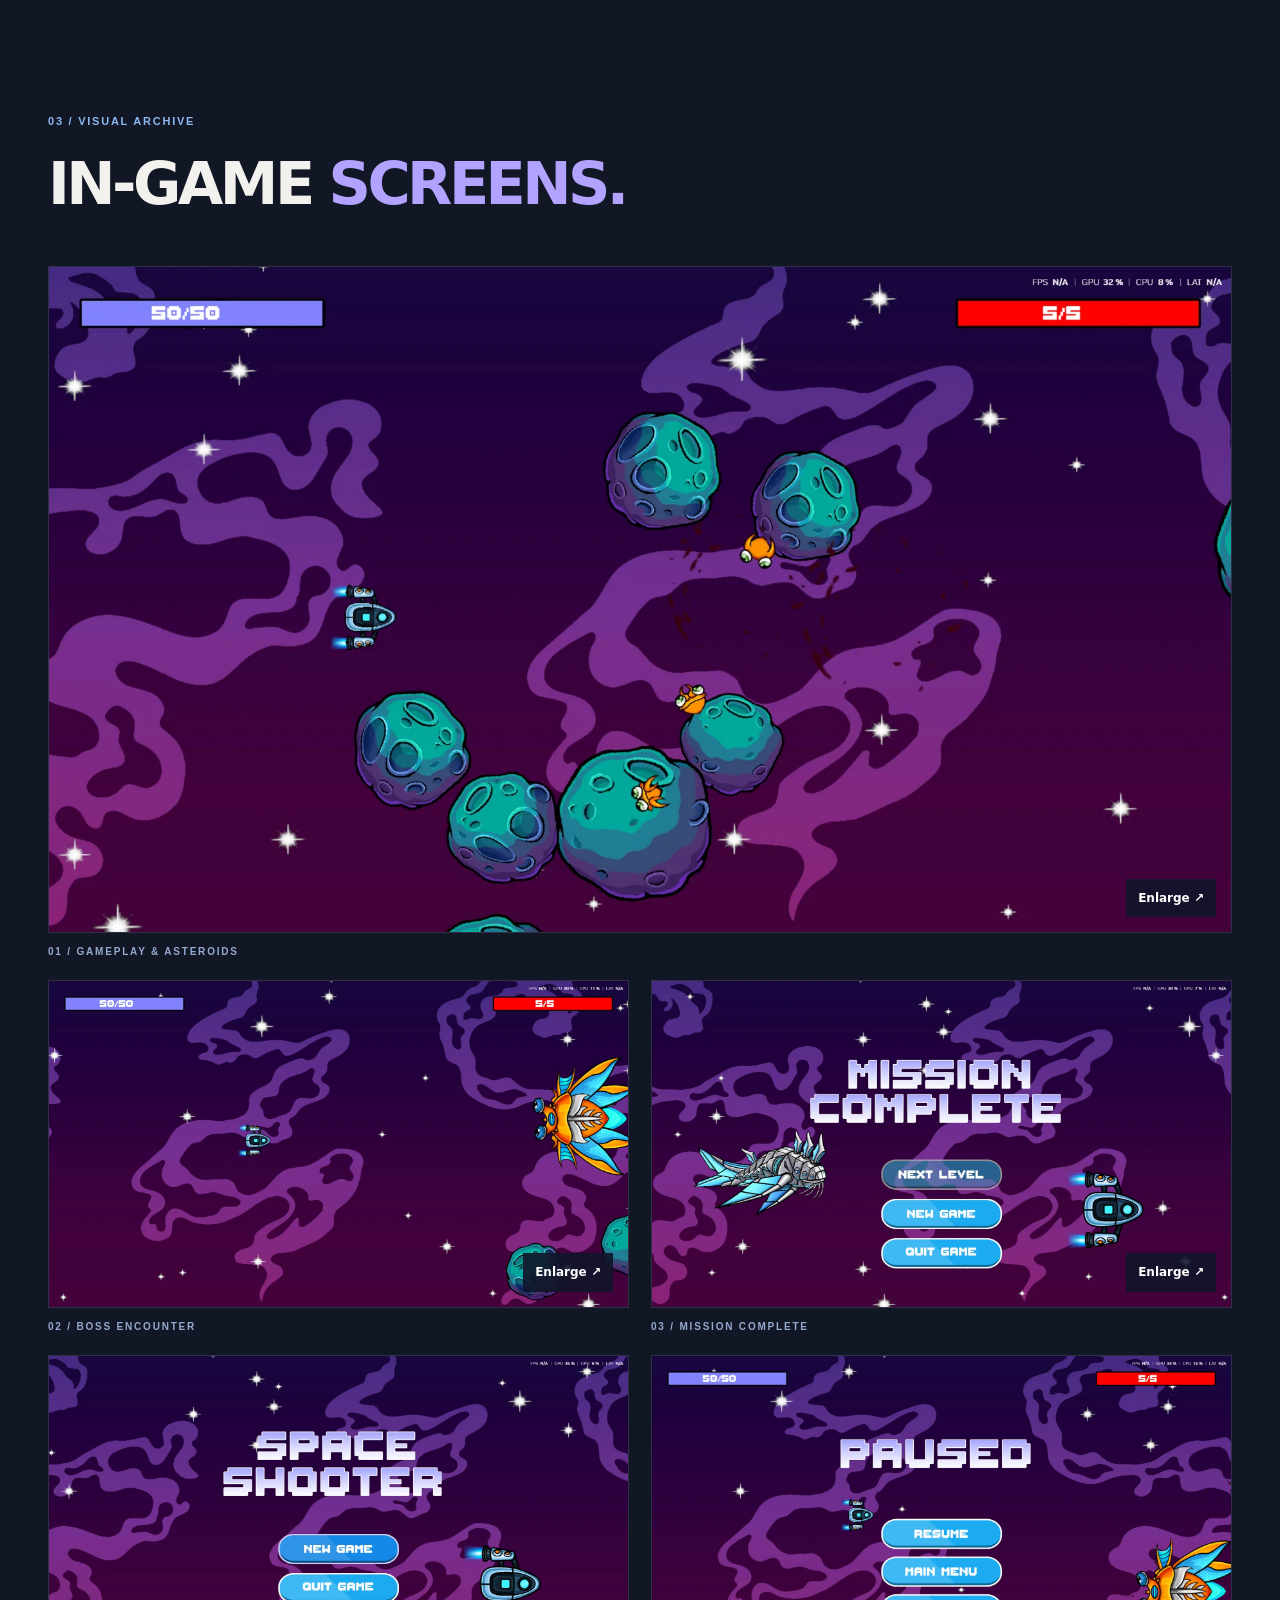
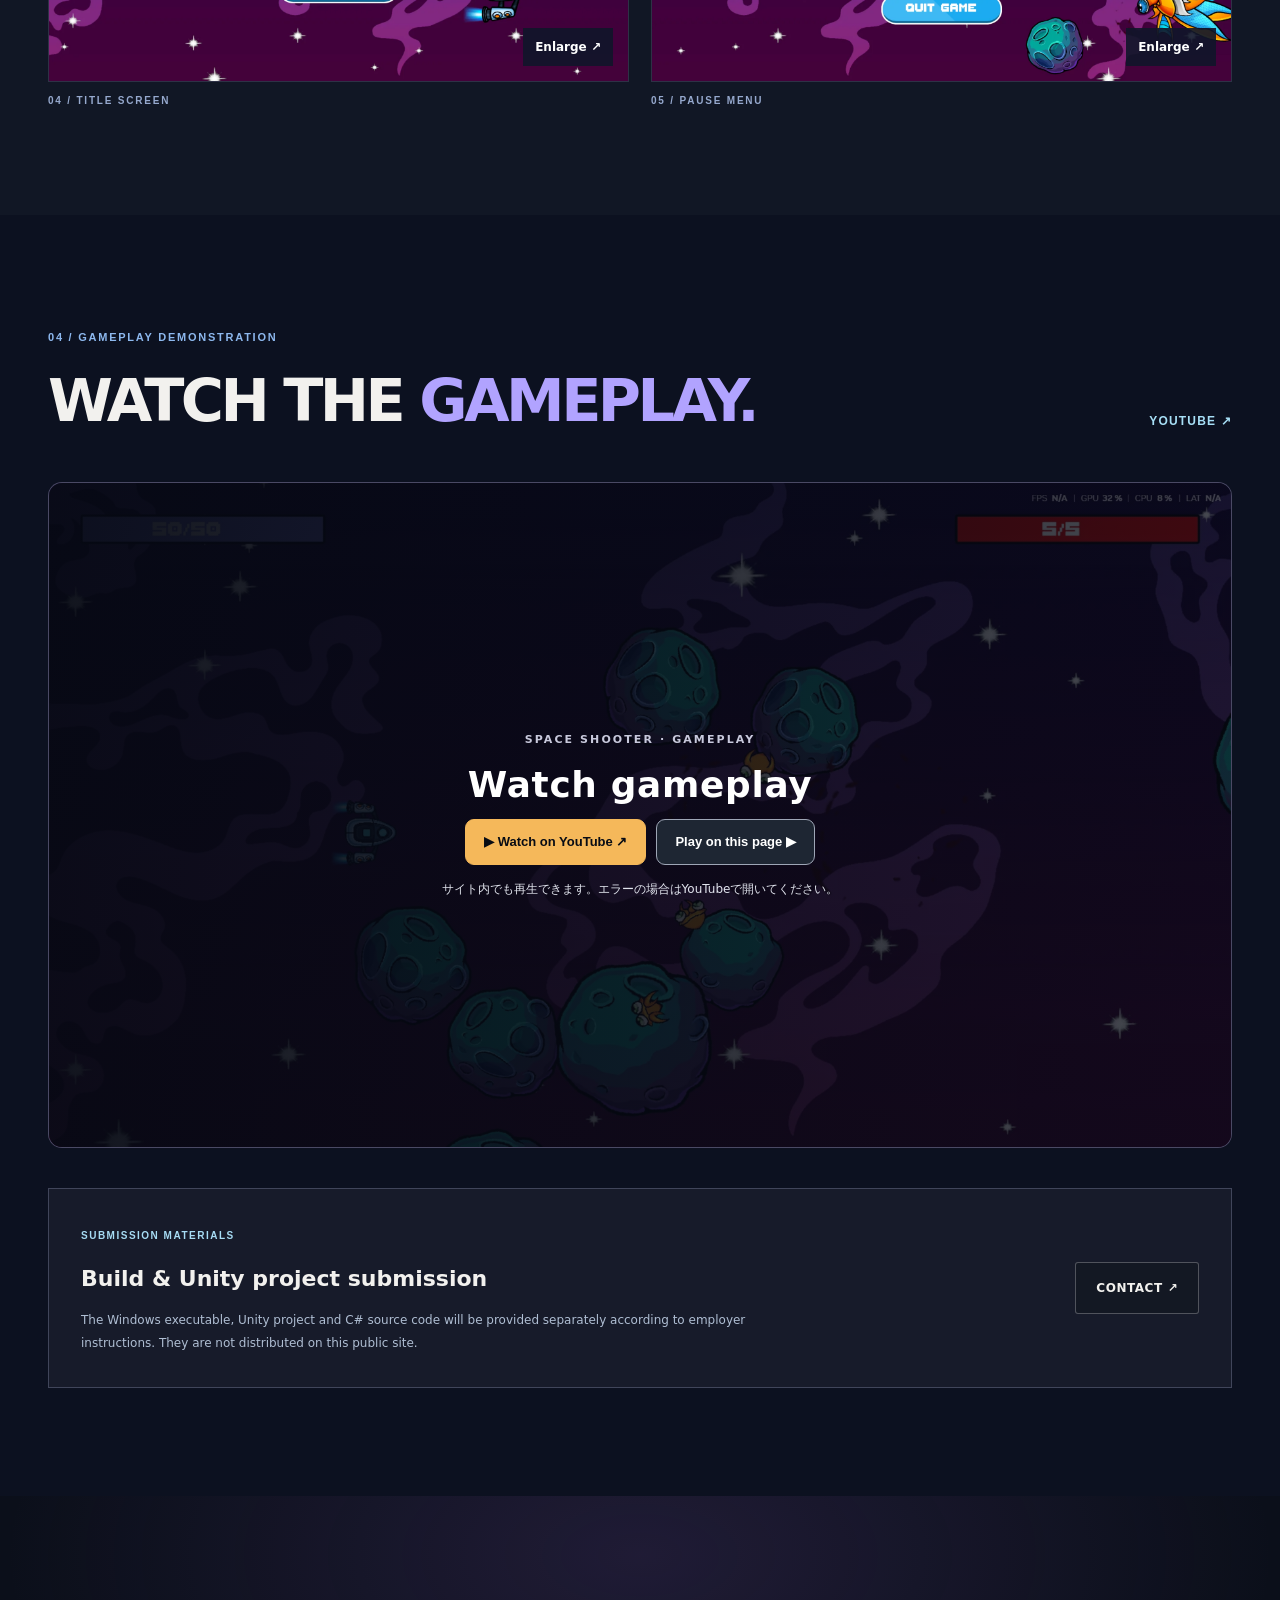
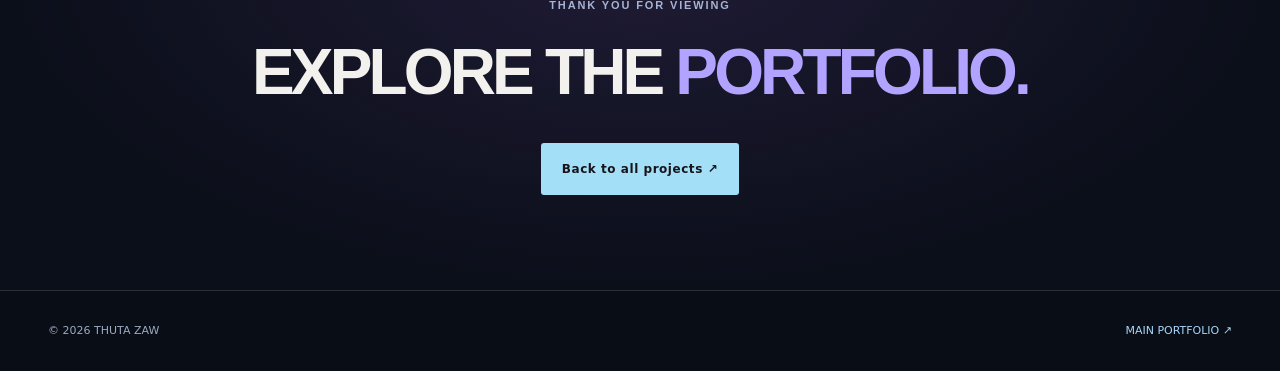
<file: space-shooter-en.html>
<!DOCTYPE html>

<html lang="en">
<head>
<meta charset="utf-8"/>
<meta content="width=device-width, initial-scale=1" name="viewport"/>
<meta content="#0b1019" name="theme-color"/>
<meta content="THUTA ZAW | Game programmer portfolio featuring Home Hearth, Chroma Painter and Space Shooter. C++, DirectX, Unity and C#." name="description"/>
<title>Space Shooter | THUTA ZAW — Game Programmer Portfolio</title>
<link href="assets/favicon.svg" rel="icon" type="image/svg+xml"/>
<link href="style.css" rel="stylesheet"/>
<link href="space.css" rel="stylesheet"/>
<script defer="" src="script.js"></script>
<script defer="" src="video-embed.js"></script>
<link href="space-shooter.html" hreflang="ja" rel="alternate"/><link href="space-shooter-en.html" hreflang="en" rel="alternate"/><link href="language.css" rel="stylesheet"/></head>
<body class="space-detail-page">
<div aria-hidden="true" class="page-progress" id="page-progress"></div>
<a class="skip-link" href="#main">Skip to main content</a>
<header class="site-header" id="top"><div class="header-inner container"><a aria-label="Return to main portfolio" class="brand" href="index-en.html#top"><span class="brand-symbol">T<span class="brand-accent">/</span>Z</span><span class="brand-label">THUTA ZAW <small>GAME PROGRAMMER</small></span></a><nav aria-label="Space Shooter page navigation" class="desktop-nav"><a href="index-en.html#space">ALL WORK</a>
<a href="index-en.html#team-project">TEAM PROJECT</a><a href="#overview">OVERVIEW</a><a href="#technical">ENGINEERING</a><a href="#screenshots">GALLERY</a><a href="#video">VIDEO</a></nav><a class="header-contact" href="index-en.html#contact">CONTACT <span aria-hidden="true">↗</span></a><div aria-label="Game portfolio visual" class="language-switcher" role="group"><a class="language-choice" href="space-shooter.html" hreflang="ja" lang="ja">日本語</a><a aria-current="page" class="language-choice active" href="space-shooter-en.html" hreflang="en" lang="en">EN</a></div><button aria-controls="mobile-nav" aria-expanded="false" aria-label="Open menu" class="menu-toggle" id="menu-toggle" type="button"><span></span><span></span></button></div><nav aria-label="Mobile navigation" class="mobile-nav" hidden="" id="mobile-nav"><a href="index-en.html#space">ALL WORK</a><a href="index-en.html#team-project">TEAM PROJECT</a><a href="#overview">OVERVIEW</a><a href="#technical">ENGINEERING</a><a href="#screenshots">GALLERY</a><a href="#video">VIDEO</a><a href="index-en.html#contact">CONTACT</a></nav></header>
<main id="main">
<section class="space-d-hero"><div class="container"><a class="space-back" href="index-en.html#space">← BACK TO PROJECTS</a><div class="space-d-hero-grid"><div class="space-d-hero-copy"><div class="space-d-kicker">PROJECT 03 <span> / </span> UNITY 6 · C#</div><h1>SPACE<br/><em>SHOOTER</em><span class="space-d-star">✦</span></h1><p class="space-d-intro">Pilot a spacecraft,<br/>survive the waves.</p><p class="space-d-desc">A space-themed 2D shooter. Dodge asteroids and enemy attacks, manage health and energy, and clear each stage.</p><div class="space-d-tags"><span>UNITY 6</span><span>C#</span><span>2D SHOOTER</span><span>WINDOWS BUILD</span></div><div class="space-d-actions"><a class="btn btn-primary" href="#video">WATCH GAMEPLAY ↗</a><a class="btn btn-outline" href="#technical">TECHNICAL DETAILS ↓</a></div></div><div class="space-d-hero-image"><img alt="Space Shooter screenshot or artwork" fetchpriority="high" src="assets/space-title.webp"/><span>ACTUAL IN-GAME SCREENSHOT / TITLE</span></div></div><div class="space-d-facts"><div><small>PROJECT</small><strong>Space Shooter</strong></div><div><small>ENGINE</small><strong>Unity 6 (6000.0.46f1)</strong></div><div><small>LANGUAGE</small><strong>C#</strong></div><div><small>PLATFORM</small><strong>Windows</strong></div></div></div></section>
<section class="space-d-section space-d-overview" id="overview"><div class="container"><div class="space-d-sectiontitle"><span>01 / GAME OVERVIEW</span><h2>2D SHOOTER, <em>BUILT IN UNITY.</em></h2></div><div class="space-d-intro-grid"><img alt="Space Shooter screenshot or artwork" loading="lazy" src="assets/space-gameplay.webp"/><div><h3>Dodge, shoot,<br/>survive.</h3><p>A small spacecraft moves through space, facing obstacles and enemies as they appear. The HUD shows energy and health, while the combat situation changes as the stage progresses.</p><p>The game flow includes a title menu, pause state, major enemy encounters and a mission-complete screen.</p></div></div></div></section>
<section class="space-d-section space-d-technical" id="technical"><div class="container"><div class="space-d-sectiontitle"><span>02 / TECHNICAL HIGHLIGHTS</span><h2>UNITY EDITOR <em>BREAKDOWN.</em></h2><p>These technical notes reflect the systems visible in the supplied Unity Inspector and gameplay screenshots.</p></div><div class="space-d-techgrid"><article><div class="space-d-techlabel">01 / PLAYER CONTROLLER</div><h3>Movement, boost &amp;<br/>health / energy</h3><p>The Player Controller exposes settings for movement speed, boost power, maximum energy, energy recovery and health. Energy and health bars appear at the top of the game screen.</p><div class="space-d-techchips"><span>PlayerController</span><span>Boost</span><span>Energy / Health</span></div><button data-alt="Game portfolio visual" data-image="assets/space-editor-player.webp" type="button"><img alt="Game portfolio visual" loading="lazy" src="assets/space-editor-player.webp"/><span>INSPECTOR IMAGE ↗</span></button></article><article><div class="space-d-techlabel">02 / WAVE SPAWNER</div><h3>Enemy wave control &amp;<br/>object pools</h3><p>The Object Spawner Inspector provides fields for wave numbers, spawn intervals and quantities. Multiple object pools in the Hierarchy help organize enemies and obstacles.</p><div class="space-d-techchips"><span>ObjectSpawner</span><span>Waves</span><span>Object Pool</span></div><button data-alt="Game portfolio visual" data-image="assets/space-editor-spawner.webp" type="button"><img alt="Game portfolio visual" loading="lazy" src="assets/space-editor-spawner.webp"/><span>INSPECTOR IMAGE ↗</span></button></article></div><div class="space-d-ui"><div><span>03 / UI &amp; GAME FLOW</span><h3>Readable game states<br/>and UI flow</h3><p>The interface includes NEW GAME on the title screen, PAUSED during play, and MISSION COMPLETE and NEXT LEVEL after completion so players can follow game progress.</p></div><img alt="Space Shooter screenshot or artwork" loading="lazy" src="assets/space-pause.webp"/></div></div></section>
<section class="space-d-section space-d-gallery" id="screenshots"><div class="container"><div class="space-d-sectiontitle"><span>03 / VISUAL ARCHIVE</span><h2>IN-GAME <em>SCREENS.</em></h2></div><div class="space-d-gallerygrid"><figure class="space-d-gallery-large"><button data-alt="Space Shooter screenshot or artwork" data-image="assets/space-gameplay.webp" type="button"><img alt="Space Shooter screenshot or artwork" loading="lazy" src="assets/space-gameplay.webp"/><span>Enlarge ↗</span></button><figcaption>01 / GAMEPLAY &amp; ASTEROIDS</figcaption></figure><figure><button data-alt="Space Shooter screenshot or artwork" data-image="assets/space-boss.webp" type="button"><img alt="Game portfolio visual" loading="lazy" src="assets/space-boss.webp"/><span>Enlarge ↗</span></button><figcaption>02 / BOSS ENCOUNTER</figcaption></figure><figure><button data-alt="Space Shooter screenshot or artwork" data-image="assets/space-complete.webp" type="button"><img alt="Game portfolio visual" loading="lazy" src="assets/space-complete.webp"/><span>Enlarge ↗</span></button><figcaption>03 / MISSION COMPLETE</figcaption></figure><figure><button data-alt="Space Shooter screenshot or artwork" data-image="assets/space-title.webp" type="button"><img alt="Space Shooter screenshot or artwork" loading="lazy" src="assets/space-title.webp"/><span>Enlarge ↗</span></button><figcaption>04 / TITLE SCREEN</figcaption></figure><figure><button data-alt="Space Shooter screenshot or artwork" data-image="assets/space-pause.webp" type="button"><img alt="Space Shooter screenshot or artwork" loading="lazy" src="assets/space-pause.webp"/><span>Enlarge ↗</span></button><figcaption>05 / PAUSE MENU</figcaption></figure></div></div></section>
<section class="space-d-section space-d-video" id="video"><div class="container"><div class="space-d-videohead"><div><span>04 / GAMEPLAY DEMONSTRATION</span><h2>WATCH THE <em>GAMEPLAY.</em></h2></div><a href="https://youtu.be/JkXF_XDdTvg" rel="noopener noreferrer" target="_blank">YOUTUBE ↗</a></div><div class="space-d-player portfolio-video" data-video-id="JkXF_XDdTvg" data-video-title="Space Shooter プレイ動画"><img alt="Space Shooter screenshot or artwork" class="portfolio-video-poster" loading="lazy" src="assets/space-gameplay.webp"/><div class="portfolio-video-overlay"><span class="portfolio-video-eyebrow">SPACE SHOOTER · GAMEPLAY</span><strong>Watch gameplay</strong><div class="portfolio-video-actions"><a class="portfolio-video-cta" href="https://www.youtube.com/watch?v=JkXF_XDdTvg" rel="noopener noreferrer" target="_blank">▶ Watch on YouTube ↗</a><button class="portfolio-video-embed-button" hidden="" type="button">Play on this page ▶</button></div><p class="portfolio-video-hint">The video opens on YouTube.</p></div></div><div class="space-d-submission"><div><span>SUBMISSION MATERIALS</span><h3>Build &amp; Unity project submission</h3><p>The Windows executable, Unity project and C# source code will be provided separately according to employer instructions. They are not distributed on this public site.</p></div><a class="btn btn-outline" href="index-en.html#contact">CONTACT ↗</a></div></div></section>
<section class="space-d-end"><div class="container"><span>THANK YOU FOR VIEWING</span><h2>EXPLORE THE <em>PORTFOLIO.</em></h2><a class="btn btn-primary" href="index-en.html#space">Back to all projects ↗</a></div></section>
</main>
<footer class="space-d-footer"><div class="container"><span>© <span id="year">2026</span> THUTA ZAW</span><a href="index-en.html#top">MAIN PORTFOLIO ↗</a></div></footer>
<dialog aria-label="Enlarge screenshot" class="lightbox" id="lightbox"><div class="lightbox-inner"><button aria-label="Enlarge screenshot" class="lightbox-close" id="lightbox-close" type="button">×</button><img alt="" id="lightbox-img"/><p id="lightbox-caption"></p></div></dialog>
</body>
</html>
</file>
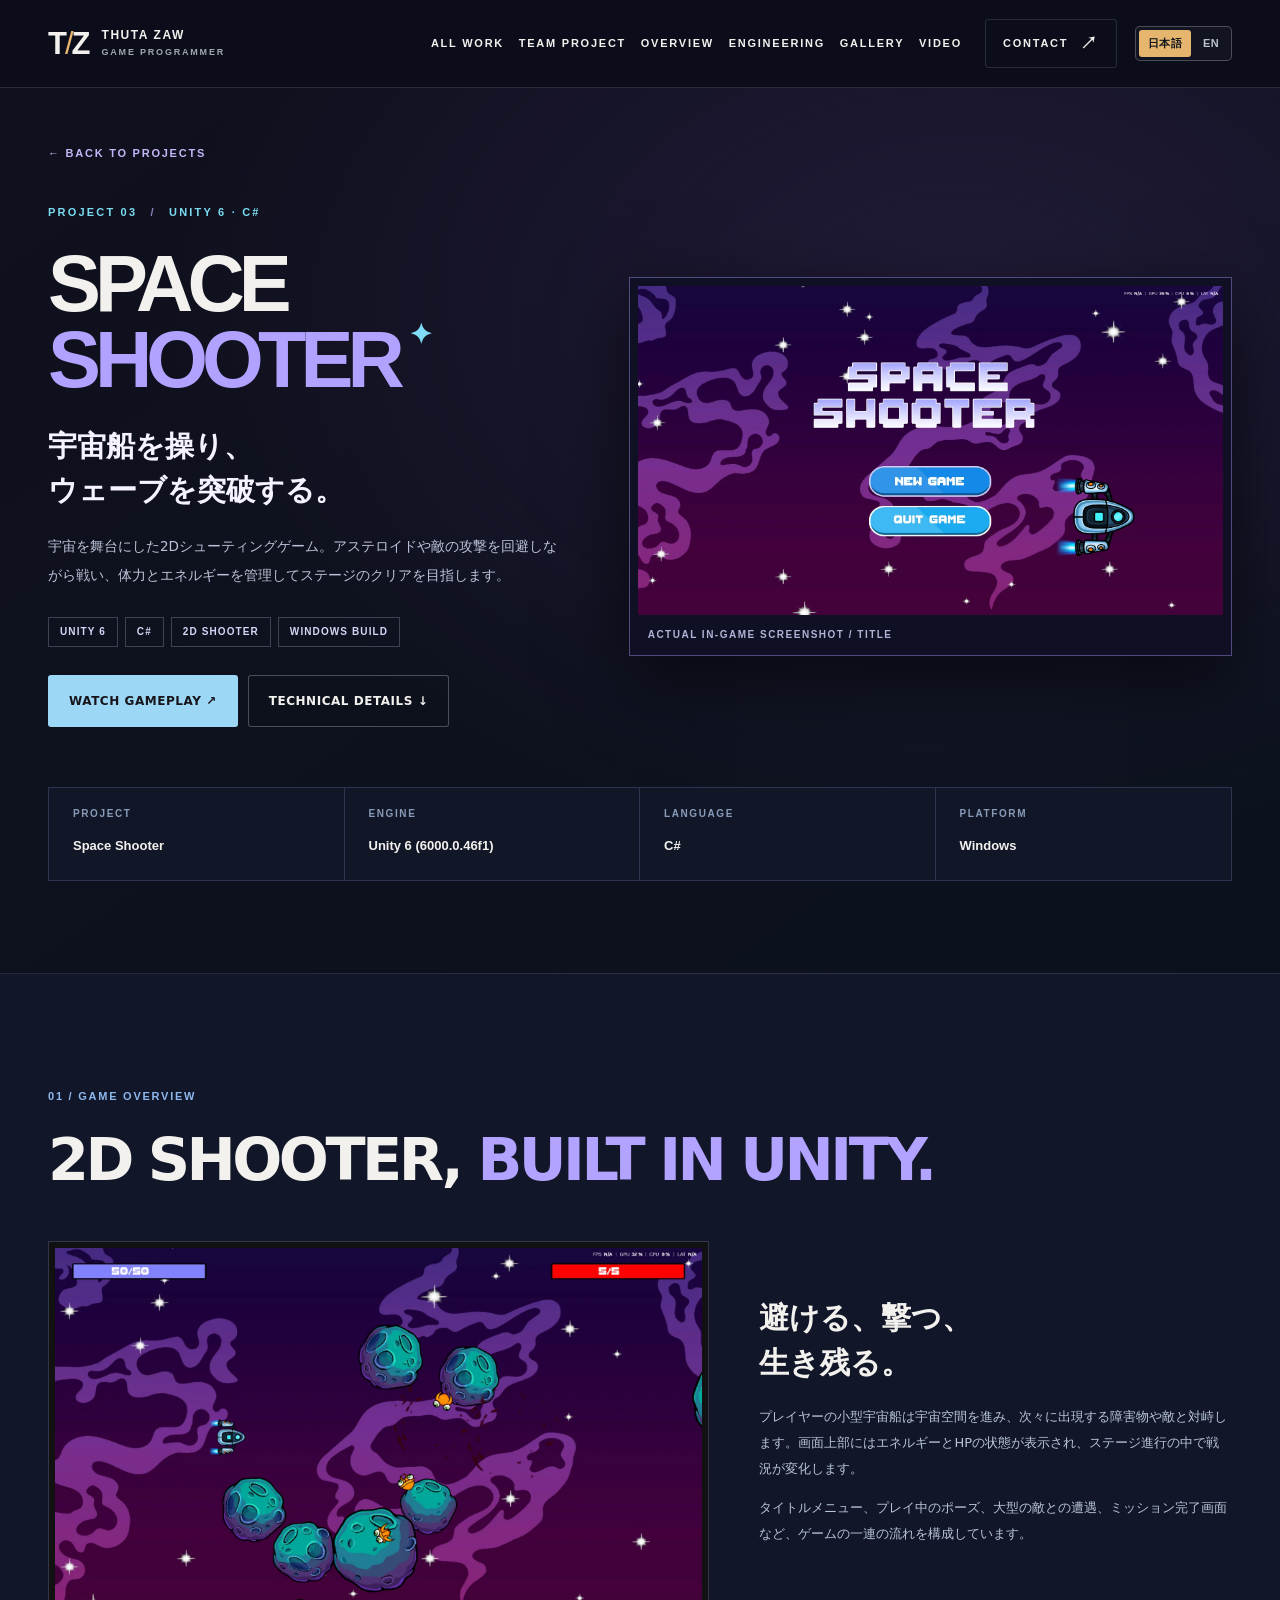
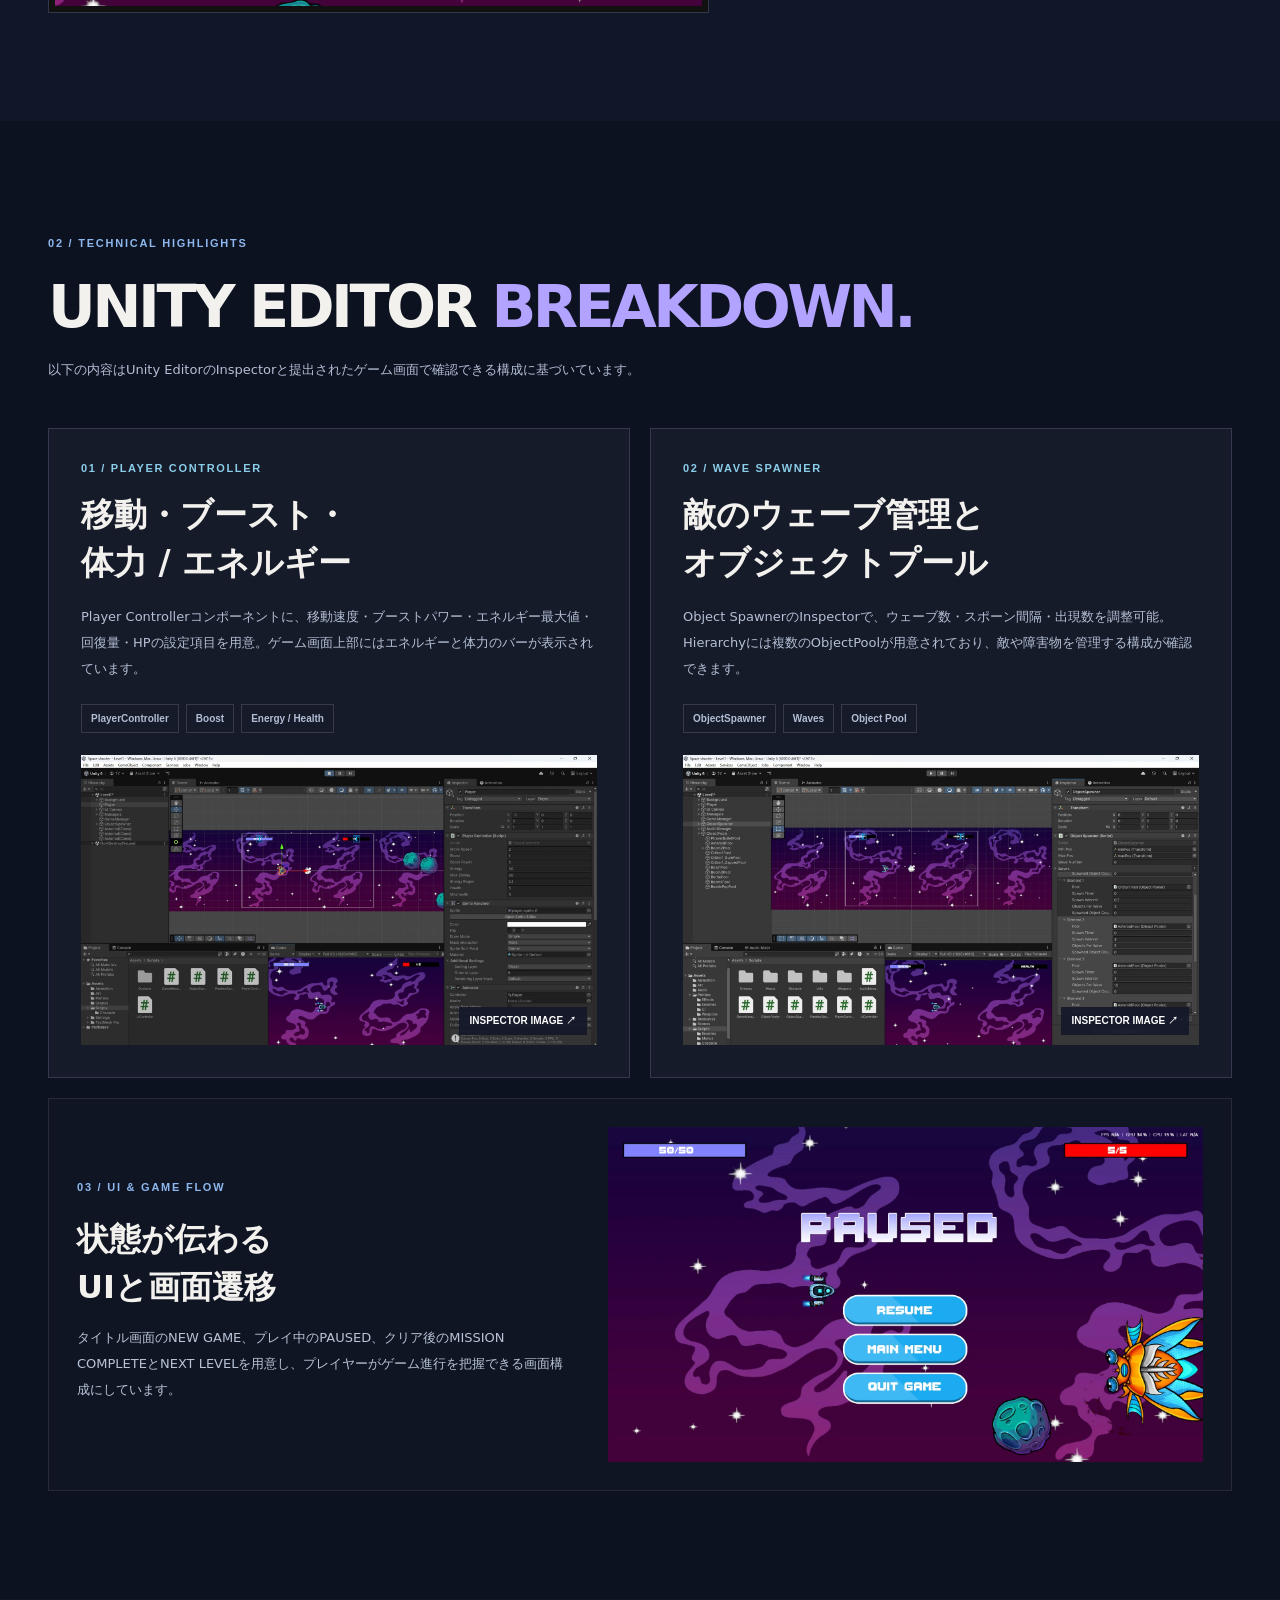
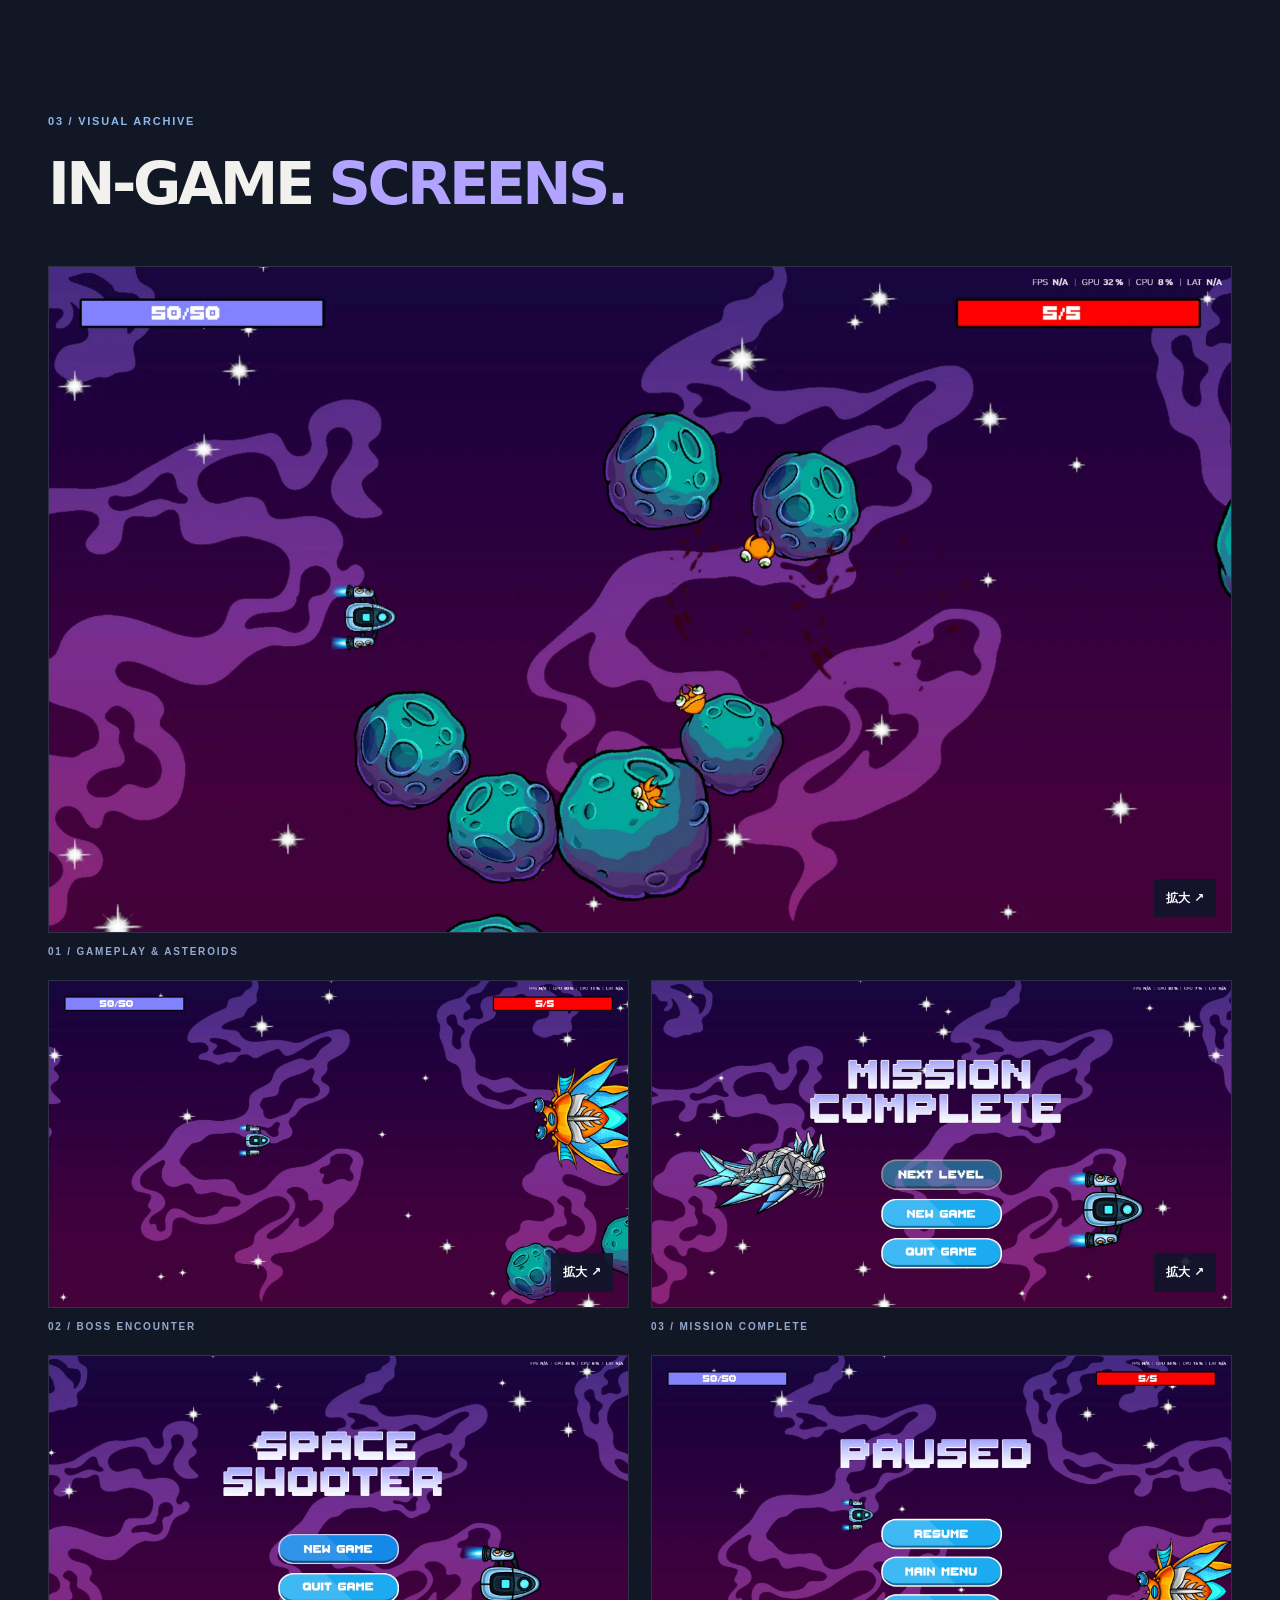
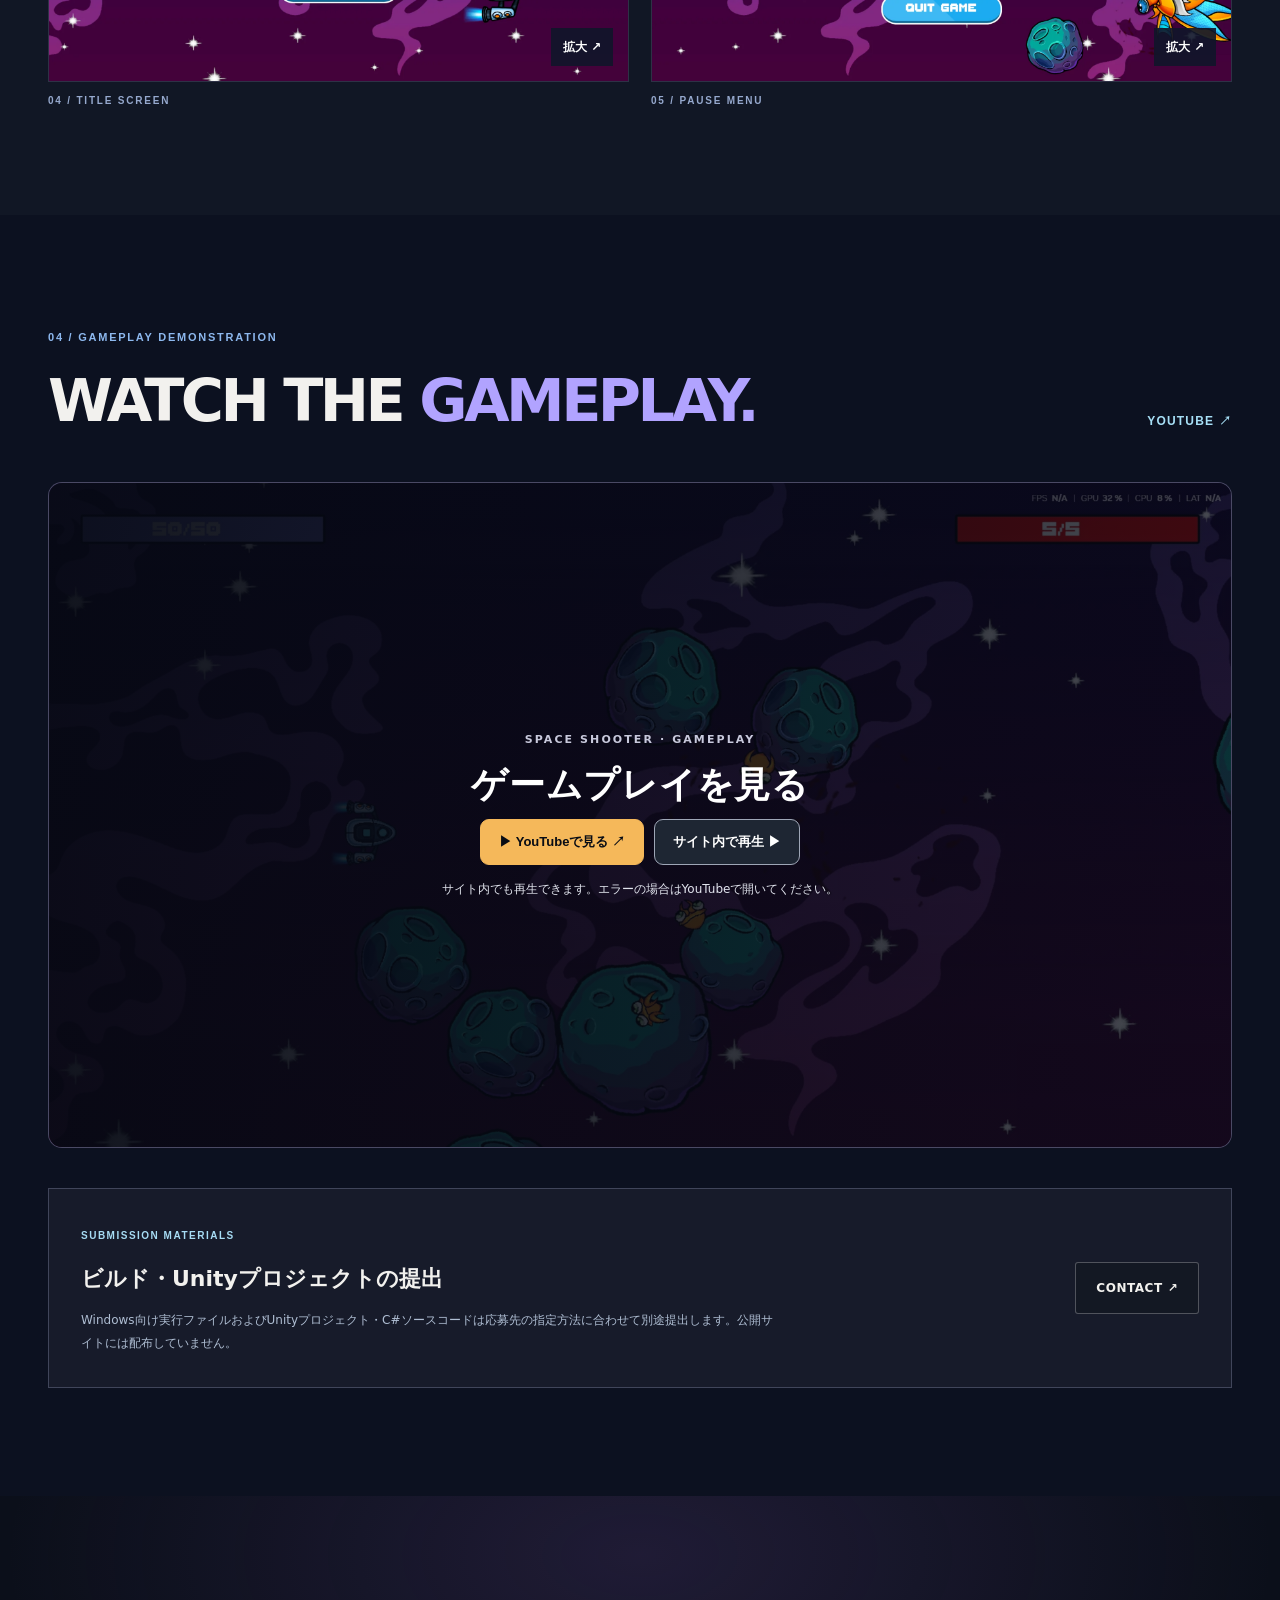
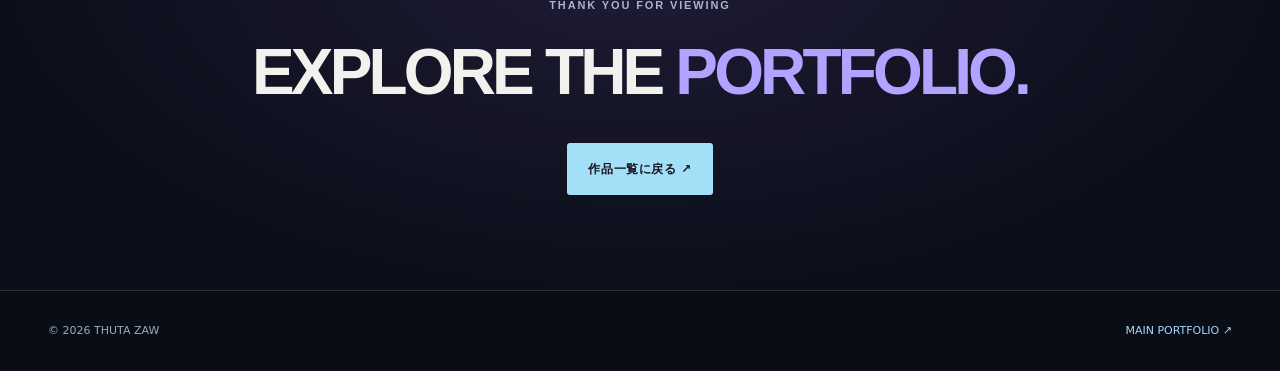
<file: space-shooter.html>
<!DOCTYPE html>

<html lang="ja">
<head>
<meta charset="utf-8"/>
<meta content="width=device-width, initial-scale=1" name="viewport"/>
<meta content="#0b1019" name="theme-color"/>
<meta content="THUTA ZAWのUnity 6・C#による2Dシューティング作品『Space Shooter』。ゲームプレイ、ウェーブシステム、Unity Editorの構成とデモ動画を紹介します。" name="description"/>
<title>Space Shooter | THUTA ZAW — Game Programmer Portfolio</title>
<link href="assets/favicon.svg" rel="icon" type="image/svg+xml"/>
<link href="style.css" rel="stylesheet"/>
<link href="space.css" rel="stylesheet"/>
<script defer="" src="script.js"></script>
<script defer="" src="video-embed.js"></script>
<link href="space-shooter.html" hreflang="ja" rel="alternate"/><link href="space-shooter-en.html" hreflang="en" rel="alternate"/><link href="language.css" rel="stylesheet"/></head>
<body class="space-detail-page">
<div aria-hidden="true" class="page-progress" id="page-progress"></div>
<a class="skip-link" href="#main">本文へスキップ</a>
<header class="site-header" id="top"><div class="header-inner container"><a aria-label="メインポートフォリオに戻る" class="brand" href="index.html#top"><span class="brand-symbol">T<span class="brand-accent">/</span>Z</span><span class="brand-label">THUTA ZAW <small>GAME PROGRAMMER</small></span></a><nav aria-label="Space Shooterページのナビゲーション" class="desktop-nav"><a href="index.html#space">ALL WORK</a>
<a href="index.html#team-project">TEAM PROJECT</a><a href="#overview">OVERVIEW</a><a href="#technical">ENGINEERING</a><a href="#screenshots">GALLERY</a><a href="#video">VIDEO</a></nav><a class="header-contact" href="index.html#contact">CONTACT <span aria-hidden="true">↗</span></a><div aria-label="Language / 言語" class="language-switcher" role="group"><a aria-current="page" class="language-choice active" href="space-shooter.html" hreflang="ja" lang="ja">日本語</a><a class="language-choice" href="space-shooter-en.html" hreflang="en" lang="en">EN</a></div><button aria-controls="mobile-nav" aria-expanded="false" aria-label="メニューを開く" class="menu-toggle" id="menu-toggle" type="button"><span></span><span></span></button></div><nav aria-label="モバイルメニュー" class="mobile-nav" hidden="" id="mobile-nav"><a href="index.html#space">ALL WORK</a><a href="index.html#team-project">TEAM PROJECT</a><a href="#overview">OVERVIEW</a><a href="#technical">ENGINEERING</a><a href="#screenshots">GALLERY</a><a href="#video">VIDEO</a><a href="index.html#contact">CONTACT</a></nav></header>
<main id="main">
<section class="space-d-hero"><div class="container"><a class="space-back" href="index.html#space">← BACK TO PROJECTS</a><div class="space-d-hero-grid"><div class="space-d-hero-copy"><div class="space-d-kicker">PROJECT 03 <span> / </span> UNITY 6 · C#</div><h1>SPACE<br/><em>SHOOTER</em><span class="space-d-star">✦</span></h1><p class="space-d-intro">宇宙船を操り、<br/>ウェーブを突破する。</p><p class="space-d-desc">宇宙を舞台にした2Dシューティングゲーム。アステロイドや敵の攻撃を回避しながら戦い、体力とエネルギーを管理してステージのクリアを目指します。</p><div class="space-d-tags"><span>UNITY 6</span><span>C#</span><span>2D SHOOTER</span><span>WINDOWS BUILD</span></div><div class="space-d-actions"><a class="btn btn-primary" href="#video">WATCH GAMEPLAY ↗</a><a class="btn btn-outline" href="#technical">TECHNICAL DETAILS ↓</a></div></div><div class="space-d-hero-image"><img alt="Space Shooterタイトル画面。紫の宇宙背景と青いNEW GAMEボタン、宇宙船が表示されている" fetchpriority="high" src="assets/space-title.webp"/><span>ACTUAL IN-GAME SCREENSHOT / TITLE</span></div></div><div class="space-d-facts"><div><small>PROJECT</small><strong>Space Shooter</strong></div><div><small>ENGINE</small><strong>Unity 6 (6000.0.46f1)</strong></div><div><small>LANGUAGE</small><strong>C#</strong></div><div><small>PLATFORM</small><strong>Windows</strong></div></div></div></section>
<section class="space-d-section space-d-overview" id="overview"><div class="container"><div class="space-d-sectiontitle"><span>01 / GAME OVERVIEW</span><h2>2D SHOOTER, <em>BUILT IN UNITY.</em></h2></div><div class="space-d-intro-grid"><img alt="宇宙船の前方に複数のアステロイドと小型の敵が出現するSpace Shooterのプレイ画面" loading="lazy" src="assets/space-gameplay.webp"/><div><h3>避ける、撃つ、<br/>生き残る。</h3><p>プレイヤーの小型宇宙船は宇宙空間を進み、次々に出現する障害物や敵と対峙します。画面上部にはエネルギーとHPの状態が表示され、ステージ進行の中で戦況が変化します。</p><p>タイトルメニュー、プレイ中のポーズ、大型の敵との遭遇、ミッション完了画面など、ゲームの一連の流れを構成しています。</p></div></div></div></section>
<section class="space-d-section space-d-technical" id="technical"><div class="container"><div class="space-d-sectiontitle"><span>02 / TECHNICAL HIGHLIGHTS</span><h2>UNITY EDITOR <em>BREAKDOWN.</em></h2><p>以下の内容はUnity EditorのInspectorと提出されたゲーム画面で確認できる構成に基づいています。</p></div><div class="space-d-techgrid"><article><div class="space-d-techlabel">01 / PLAYER CONTROLLER</div><h3>移動・ブースト・<br/>体力 / エネルギー</h3><p>Player Controllerコンポーネントに、移動速度・ブーストパワー・エネルギー最大値・回復量・HPの設定項目を用意。ゲーム画面上部にはエネルギーと体力のバーが表示されています。</p><div class="space-d-techchips"><span>PlayerController</span><span>Boost</span><span>Energy / Health</span></div><button data-alt="Unity Player ControllerのInspector。移動速度、ブースト、エネルギー、HPパラメータ" data-image="assets/space-editor-player.webp" type="button"><img alt="Unity Inspectorに表示されたPlayer Controllerのパラメータ設定" loading="lazy" src="assets/space-editor-player.webp"/><span>INSPECTOR IMAGE ↗</span></button></article><article><div class="space-d-techlabel">02 / WAVE SPAWNER</div><h3>敵のウェーブ管理と<br/>オブジェクトプール</h3><p>Object SpawnerのInspectorで、ウェーブ数・スポーン間隔・出現数を調整可能。Hierarchyには複数のObjectPoolが用意されており、敵や障害物を管理する構成が確認できます。</p><div class="space-d-techchips"><span>ObjectSpawner</span><span>Waves</span><span>Object Pool</span></div><button data-alt="Unity Object SpawnerのInspectorと複数のオブジェクトプール" data-image="assets/space-editor-spawner.webp" type="button"><img alt="Unity EditorのObject Spawnerとオブジェクトプール構成" loading="lazy" src="assets/space-editor-spawner.webp"/><span>INSPECTOR IMAGE ↗</span></button></article></div><div class="space-d-ui"><div><span>03 / UI &amp; GAME FLOW</span><h3>状態が伝わる<br/>UIと画面遷移</h3><p>タイトル画面のNEW GAME、プレイ中のPAUSED、クリア後のMISSION COMPLETEとNEXT LEVELを用意し、プレイヤーがゲーム進行を把握できる画面構成にしています。</p></div><img alt="Space ShooterのPAUSED画面。RESUME、MAIN MENU、QUIT GAMEボタン" loading="lazy" src="assets/space-pause.webp"/></div></div></section>
<section class="space-d-section space-d-gallery" id="screenshots"><div class="container"><div class="space-d-sectiontitle"><span>03 / VISUAL ARCHIVE</span><h2>IN-GAME <em>SCREENS.</em></h2></div><div class="space-d-gallerygrid"><figure class="space-d-gallery-large"><button data-alt="Space Shooterのアステロイド・敵機が出現するゲームプレイ画面" data-image="assets/space-gameplay.webp" type="button"><img alt="Space Shooterのアステロイドと宇宙船の戦闘場面" loading="lazy" src="assets/space-gameplay.webp"/><span>拡大 ↗</span></button><figcaption>01 / GAMEPLAY &amp; ASTEROIDS</figcaption></figure><figure><button data-alt="Space Shooterの大型敵と対峙する宇宙船" data-image="assets/space-boss.webp" type="button"><img alt="巨大な敵と宇宙船が対峙する場面" loading="lazy" src="assets/space-boss.webp"/><span>拡大 ↗</span></button><figcaption>02 / BOSS ENCOUNTER</figcaption></figure><figure><button data-alt="Space ShooterのMISSION COMPLETE画面" data-image="assets/space-complete.webp" type="button"><img alt="Mission Complete画面、Next Levelボタン" loading="lazy" src="assets/space-complete.webp"/><span>拡大 ↗</span></button><figcaption>03 / MISSION COMPLETE</figcaption></figure><figure><button data-alt="Space Shooterのタイトルメニュー" data-image="assets/space-title.webp" type="button"><img alt="Space Shooterのタイトル画面" loading="lazy" src="assets/space-title.webp"/><span>拡大 ↗</span></button><figcaption>04 / TITLE SCREEN</figcaption></figure><figure><button data-alt="Space Shooterの一時停止メニュー" data-image="assets/space-pause.webp" type="button"><img alt="Space Shooterのポーズ画面" loading="lazy" src="assets/space-pause.webp"/><span>拡大 ↗</span></button><figcaption>05 / PAUSE MENU</figcaption></figure></div></div></section>
<section class="space-d-section space-d-video" id="video"><div class="container"><div class="space-d-videohead"><div><span>04 / GAMEPLAY DEMONSTRATION</span><h2>WATCH THE <em>GAMEPLAY.</em></h2></div><a href="https://youtu.be/JkXF_XDdTvg" rel="noopener noreferrer" target="_blank">YOUTUBE ↗</a></div><div class="space-d-player portfolio-video" data-video-id="JkXF_XDdTvg" data-video-title="Space Shooter プレイ動画"><img alt="Space Shooterのゲームプレイ映像プレビュー" class="portfolio-video-poster" loading="lazy" src="assets/space-gameplay.webp"/><div class="portfolio-video-overlay"><span class="portfolio-video-eyebrow">SPACE SHOOTER · GAMEPLAY</span><strong>ゲームプレイを見る</strong><div class="portfolio-video-actions"><a class="portfolio-video-cta" href="https://www.youtube.com/watch?v=JkXF_XDdTvg" rel="noopener noreferrer" target="_blank">▶ YouTubeで見る ↗</a><button class="portfolio-video-embed-button" hidden="" type="button">サイト内で再生 ▶</button></div><p class="portfolio-video-hint">動画はYouTubeで開きます。</p></div></div><div class="space-d-submission"><div><span>SUBMISSION MATERIALS</span><h3>ビルド・Unityプロジェクトの提出</h3><p>Windows向け実行ファイルおよびUnityプロジェクト・C#ソースコードは応募先の指定方法に合わせて別途提出します。公開サイトには配布していません。</p></div><a class="btn btn-outline" href="index.html#contact">CONTACT ↗</a></div></div></section>
<section class="space-d-end"><div class="container"><span>THANK YOU FOR VIEWING</span><h2>EXPLORE THE <em>PORTFOLIO.</em></h2><a class="btn btn-primary" href="index.html#space">作品一覧に戻る ↗</a></div></section>
</main>
<footer class="space-d-footer"><div class="container"><span>© <span id="year">2026</span> THUTA ZAW</span><a href="index.html#top">MAIN PORTFOLIO ↗</a></div></footer>
<dialog aria-label="画像を拡大表示" class="lightbox" id="lightbox"><div class="lightbox-inner"><button aria-label="拡大表示を閉じる" class="lightbox-close" id="lightbox-close" type="button">×</button><img alt="" id="lightbox-img"/><p id="lightbox-caption"></p></div></dialog>
</body>
</html>
</file>
<file: style.css>
/* THUTA ZAW — Home Hearth portfolio. No dependencies; works on GitHub Pages. */
:root {
  color-scheme: dark;
  --bg: #0d1015;
  --bg-alt: #11161d;
  --surface: #181d25;
  --surface-elevated: #1e252e;
  --line: rgba(240, 244, 248, .13);
  --text: #f2f1ee;
  --muted: #a1a6ac;
  --subtle: #717982;
  --gold: #e6b56e;
  --gold-light: #ffe0a0;
  --rose: #e85f91;
  --max: 1240px;
  --body-font: 'Hiragino Kaku Gothic ProN', 'Hiragino Sans', 'Yu Gothic', 'Meiryo', system-ui, sans-serif;
  --display-font: 'Arial Narrow', 'Helvetica Neue', 'Arial', sans-serif;
}
*, *::before, *::after { box-sizing: border-box; }
html { scroll-behavior: smooth; scroll-padding-top: 90px; }
body { margin: 0; background: var(--bg); color: var(--text); font-family: var(--body-font); font-size: 15px; line-height: 1.85; -webkit-font-smoothing: antialiased; overflow-x: hidden; }
a { color: inherit; text-decoration: none; }
button { font: inherit; }
button, a { -webkit-tap-highlight-color: transparent; }
button:focus-visible, a:focus-visible { outline: 2px solid var(--gold-light); outline-offset: 5px; }
img { max-width: 100%; display: block; }
::selection { background: var(--gold); color: var(--bg); }
.container { width: min(var(--max), calc(100% - 96px)); margin-inline: auto; }
.section { position: relative; padding-block: 112px; }
.page-progress { height: 2px; width: 100%; transform: scaleX(0); transform-origin: 0 50%; background: linear-gradient(90deg, var(--rose), var(--gold)); position: fixed; top: 0; left: 0; z-index: 200; pointer-events: none; }
.skip-link { position: fixed; top: -80px; left: 15px; z-index: 400; padding: 10px 16px; background: var(--gold); color: #111; }
.skip-link:focus { top: 12px; }
.site-header { height: 88px; background: rgba(13, 16, 21, .85); backdrop-filter: blur(16px); -webkit-backdrop-filter: blur(16px); border-bottom: 1px solid var(--line); position: sticky; top: 0; z-index: 100; }
.header-inner { height: 100%; display: flex; align-items: center; gap: 32px; }
.brand { display: flex; align-items: center; gap: 14px; line-height: 1.1; flex-shrink: 0; }
.brand-symbol { font: 900 31px/.95 var(--display-font); letter-spacing: -3px; white-space: nowrap; }
.brand-accent { color: var(--gold); margin-inline: 1px; font-weight: 400; }
.brand-label { font: 800 12px/1.15 var(--display-font); letter-spacing: .13em; }
.brand-label small { display: block; margin-top: 6px; font: 700 9px/1.1 var(--display-font); letter-spacing: .2em; color: var(--muted); }
.desktop-nav { display: flex; gap: 32px; margin-inline: auto 0; align-items: center; }
.desktop-nav a, .header-contact { font: 800 11px/1 var(--display-font); letter-spacing: .16em; transition: color .2s; }
.desktop-nav a:hover, .desktop-nav a:focus-visible { color: var(--gold); }
.header-contact { display: inline-flex; align-items: center; gap: 12px; border: 1px solid var(--line); padding: 15px 17px; border-radius: 3px; margin-left: 6px; }
.header-contact:hover { background: var(--gold); border-color: var(--gold); color: #14171b; }
.header-contact span { font-size: 17px; }
.menu-toggle, .mobile-nav { display: none; }

/* HERO */
.hero { min-height: 692px; padding: 96px 0 28px; isolation: isolate; overflow: hidden; }
.hero::before { content: ''; position: absolute; z-index: -1; inset: 0; opacity: .22; pointer-events: none; background-image: linear-gradient(rgba(215, 225, 235, .10) 1px, transparent 1px), linear-gradient(90deg, rgba(215, 225, 235, .10) 1px, transparent 1px); background-size: 92px 92px; mask-image: linear-gradient(90deg, transparent 13%, #000 60%, transparent); }
.hero-orb { position: absolute; z-index: -2; border-radius: 100%; pointer-events: none; filter: blur(85px); opacity: .25; }
.orb-one { width: 460px; height: 450px; right: -100px; top: 55px; background: #9f3153; }
.orb-two { width: 300px; height: 250px; left: 20%; bottom: -120px; background: #7e623c; opacity: .13; }
.hero-grid { display: grid; grid-template-columns: minmax(0, 1.05fr) minmax(0, 1fr); align-items: center; gap: 55px; }
.hero-copy { padding-bottom: 26px; }
.eyebrow { display: flex; align-items: center; gap: 13px; color: var(--gold); font: 700 11px/1.3 var(--display-font); letter-spacing: .23em; }
.eyebrow-line { width: 26px; height: 1px; background: var(--gold); }
.availability { display: inline-flex; align-items: center; gap: 9px; margin-top: 58px; color: #d2d7db; font-size: 12px; letter-spacing: .05em; }
.pulse { width: 7px; height: 7px; background: #e6b56e; border-radius: 50%; box-shadow: 0 0 0 5px rgba(230, 181, 110, .11); }
h1, h2, h3, p, figure { margin-top: 0; }
.hero h1 { font-size: clamp(38px, 4.2vw, 66px); font-weight: 850; letter-spacing: -.072em; line-height: 1.35; white-space: nowrap; margin: 24px 0 24px; }
.gradient-text { background: linear-gradient(100deg, #f3d99f 0%, #eca668 48%, #ec739c 100%); background-clip: text; -webkit-background-clip: text; color: transparent; }
.hero-lead { color: #b6bbc1; line-height: 2.15; font-size: 13.5px; letter-spacing: .012em; margin-bottom: 26px; }
.hero-tags { display: flex; gap: 8px; flex-wrap: wrap; margin-bottom: 39px; }
.hero-tags span, .chip-row span { font: 700 10px/1.2 var(--display-font); letter-spacing: .13em; color: #c8cdd1; border: 1px solid rgba(239, 242, 245, .18); padding: 8px 11px; border-radius: 2px; }
.hero-actions, .contact-actions { display: flex; flex-wrap: wrap; gap: 12px; }
.btn { min-height: 50px; display: inline-flex; align-items: center; justify-content: center; gap: 27px; padding: 14px 20px; font-size: 12px; letter-spacing: .045em; font-weight: 750; border: 1px solid transparent; border-radius: 3px; transition: transform .22s, background .22s, border-color .22s; }
.btn:hover { transform: translateY(-3px); }
.btn-primary { color: #17151a; background: var(--gold); }
.btn-primary:hover { background: #f8cf92; }
.btn-outline { border-color: rgba(245, 245, 245, .27); color: var(--text); background: rgba(16, 20, 25, .36); }
.btn-outline:hover { border-color: var(--gold); }
.btn span { font-size: 18px; line-height: 1; }
.hero-signoff { display: flex; align-items: center; gap: 14px; margin-top: 65px; line-height: 1.35; font: 800 10px/1.5 var(--display-font); letter-spacing: .15em; }
.signoff-mark { font: italic 800 28px/1 var(--display-font); letter-spacing: -.1em; color: var(--gold); }
.hero-signoff small { color: var(--subtle); font-size: 9px; letter-spacing: .22em; }
.hero-visual { position: relative; width: 100%; padding: 58px 25px 60px 0; }
.visual-backdrop { width: 82%; height: 84%; position: absolute; right: 0; top: 7%; border: 1px solid rgba(230, 181, 110, .26); border-radius: 4px; background: radial-gradient(circle at 75% 25%, rgba(230, 181, 110, .13), transparent 58%), rgba(240, 240, 240, .015); transform: rotate(5deg); }
.hero-poster { z-index: 1; position: relative; background: #21181b; padding: 7px; border: 1px solid rgba(241, 237, 231, .17); box-shadow: 0 24px 90px rgba(0, 0, 0, .45); transform: rotate(-2deg); overflow: hidden; }
.hero-poster img { width: 100%; aspect-ratio: 1.55; object-fit: cover; }
.hero-poster figcaption { display: flex; justify-content: space-between; align-items: center; padding: 15px 12px 9px; font: 800 10px/1 var(--display-font); letter-spacing: .13em; color: #d0ced2; }
.poster-indicator { display: inline-flex; align-items: center; gap: 8px; }
.poster-indicator i { width: 7px; height: 7px; background: var(--rose); border-radius: 50%; }
.poster-count { color: var(--gold); }
.floating-label { z-index: 3; display: flex; align-items: center; gap: 11px; position: absolute; bottom: 13px; right: -12px; background: #eac085; padding: 17px 21px; color: #221d1b; box-shadow: 0 9px 30px rgba(0, 0, 0, .35); font: 700 10px/1.5 var(--display-font); letter-spacing: .12em; }
.floating-label strong { font-size: 13px; }
.float-symbol { font-size: 32px; font-weight: 300; }
.poster-side-note { color: var(--subtle); font: 700 9px/1 var(--display-font); letter-spacing: .24em; position: absolute; top: 16px; right: -7px; writing-mode: vertical-rl; }
.hero-bottom { display: flex; align-items: center; gap: 14px; color: var(--subtle); font: 700 10px/1 var(--display-font); letter-spacing: .17em; margin-top: 23px; }
.scroll-stem { width: 38px; height: 1px; background: var(--subtle); }
.hero-bottom span:last-child { margin-left: auto; }
.stats-strip { border-top: 1px solid var(--line); border-bottom: 1px solid var(--line); background: #11161c; }
.stats-grid { display: grid; grid-template-columns: repeat(4, 1fr); }
.stat { min-height: 122px; display: flex; flex-direction: column; justify-content: center; gap: 9px; padding-left: 34px; border-left: 1px solid var(--line); }
.stat:last-child { border-right: 1px solid var(--line); }
.stat strong { font: 750 33px/1 var(--display-font); letter-spacing: -.05em; }
.stat-unit { font-size: 18px; padding-left: 4px; }
.stat > span { color: var(--subtle); font: 750 9px/1.2 var(--display-font); letter-spacing: .15em; }

/* SECTION FRAME */
.section-topline { display: flex; align-items: center; gap: 25px; color: var(--muted); }
.section-index, .section-aside { font: 750 10px/1.3 var(--display-font); letter-spacing: .2em; white-space: nowrap; }
.section-index { color: var(--gold); }
.section-aside { font-family: var(--body-font); font-size: 11px; letter-spacing: .12em; }
.thin-rule { flex: 1; height: 1px; background: var(--line); }
.section-overline { font: 800 11px/1.3 var(--display-font); color: var(--gold); letter-spacing: .22em; margin: 0 0 20px; }
.section-title-row { display: flex; justify-content: space-between; align-items: end; gap: 56px; margin: 56px 0 45px; }
.section-heading { font-size: clamp(34px, 3.5vw, 54px); letter-spacing: -.06em; line-height: 1.45; margin-bottom: 0; }
.section-heading em, .display-heading em, .about-display em, .contact-content h2 em { font-style: normal; color: var(--gold); }
.section-description { max-width: 335px; color: var(--muted); line-height: 2.15; font-size: 13px; margin: 0 0 10px; }

/* WORK */
.work-section { background: #0e1217; }
.work-heading { display: flex; justify-content: space-between; gap: 80px; align-items: end; margin: 60px 0 38px; }
.work-heading > div { min-width: 0; }
.display-heading { font: 850 clamp(51px, 6.5vw, 96px)/.98 var(--display-font); letter-spacing: -.078em; margin: 0; white-space: nowrap; }
.display-heading em { font-style: normal; }
.work-period { display: block; color: var(--subtle); font: 800 10px/2 var(--display-font); letter-spacing: .23em; margin-top: 14px; }
.work-intro { max-width: 350px; color: #c4c6c8; line-height: 2.15; font-size: 13px; margin-bottom: 8px; }
.work-main-grid { display: grid; grid-template-columns: 1.21fr .79fr; gap: 45px; align-items: stretch; }
.feature-media { min-width: 0; }
.image-zoom { display: block; appearance: none; border: 0; padding: 0; width: 100%; text-align: left; cursor: zoom-in; overflow: hidden; background: #1b1b22; position: relative; }
.image-zoom > img { width: 100%; transition: transform .5s ease, filter .4s; }
.image-zoom:hover > img { transform: scale(1.045); filter: brightness(1.12); }
.feature-media .image-zoom { padding: 9px; border: 1px solid rgba(243, 242, 237, .15); }
.feature-media .image-zoom > img { width: 100%; aspect-ratio: 1.48; object-fit: cover; }
.zoom-corner { display: grid; place-items: center; position: absolute; right: 19px; bottom: 19px; width: 39px; height: 39px; background: var(--gold); color: #0b1014; border-radius: 2px; font: 800 23px/1 var(--display-font); }
.media-caption { display: flex; justify-content: space-between; gap: 10px; padding-top: 15px; color: var(--subtle); font: 700 9px/1.25 var(--display-font); letter-spacing: .16em; }
.work-details { padding: 3px 0 0; }
.detail-kicker { display: flex; justify-content: space-between; padding: 0 0 19px; border-bottom: 1px solid var(--line); color: var(--gold); font: 800 10px/1 var(--display-font); letter-spacing: .2em; }
.work-details h3 { margin: 27px 0 18px; font-size: clamp(26px, 2.5vw, 36px); line-height: 1.45; letter-spacing: -.05em; }
.work-details > p { color: var(--muted); font-size: 12.5px; line-height: 2.15; margin-bottom: 26px; }
.meta-list { margin: 0; border-top: 1px solid var(--line); }
.meta-list > div { display: grid; grid-template-columns: 100px 1fr; align-items: baseline; padding: 13px 0; border-bottom: 1px solid var(--line); gap: 14px; }
.meta-list dt { font-size: 11px; color: var(--subtle); }
.meta-list dd { margin: 0; font-size: 12px; font-weight: 750; line-height: 1.6; }
.work-links { display: flex; flex-wrap: wrap; gap: 30px; margin-top: 28px; }
.text-link { display: inline-flex; justify-content: space-between; align-items: center; gap: 15px; padding-bottom: 9px; border-bottom: 1px solid var(--gold); color: var(--gold); font: 800 10px/1.2 var(--display-font); letter-spacing: .09em; transition: color .2s; }
.text-link:hover { color: #ffe0ad; }
.text-link span { font-size: 16px; }
.awards { display: grid; grid-template-columns: .75fr 1.25fr; margin-top: 96px; border-top: 1px solid var(--line); border-bottom: 1px solid var(--line); }
.awards-head { grid-row: span 2; display: flex; gap: 22px; align-items: center; padding: 33px 30px 33px 0; border-right: 1px solid var(--line); }
.awards-head .section-overline { margin-bottom: 9px; }
.awards-head h3 { margin: 0; font-size: 31px; line-height: 1.2; }
.award-star { display: inline-block; color: var(--gold); font: 300 54px/1 var(--display-font); }
.award-entry { display: grid; grid-template-columns: 32px 1fr auto; align-items: center; gap: 20px; min-height: 94px; padding: 20px 0 20px 35px; }
.award-entry + .award-entry { border-top: 1px solid var(--line); }
.award-entry > span { color: var(--subtle); font: 700 11px/1 var(--display-font); }
.award-entry p { font-size: 12px; margin: 0; color: #d4d6d7; }
.award-entry strong { color: var(--gold); font-size: 17px; white-space: nowrap; }

/* ENGINEERING */
.engineering-section { background: var(--bg-alt); }
.tech-feature { display: grid; grid-template-columns: 1fr 1.08fr; overflow: hidden; min-height: 350px; border: 1px solid var(--line); background: #171c24; margin-bottom: 20px; }
.tech-feature-right .tech-copy { order: 2; }
.tech-feature-right .tech-visual { order: 1; }
.tech-copy { padding: 38px 43px; display: flex; flex-direction: column; align-items: start; }
.tech-index { font: 750 10px/1 var(--display-font); letter-spacing: .19em; color: var(--gold); }
.tech-mini-icon { color: var(--gold); font: 400 35px/1 var(--display-font); margin-top: 24px; }
.tech-copy h3 { font-size: clamp(25px, 2.35vw, 33px); line-height: 1.55; letter-spacing: -.05em; margin: 9px 0 14px; }
.tech-copy p { color: var(--muted); font-size: 12.5px; line-height: 2.05; margin-bottom: 23px; }
.tech-copy code { color: var(--gold); font-family: Consolas, Monaco, monospace; font-size: 12px; }
.chip-row { display: flex; flex-wrap: wrap; gap: 7px; margin-top: auto; }
.chip-row span { font-size: 9px; padding: 8px; }
.tech-visual { display: flex; flex-direction: column; justify-content: center; position: relative; background: radial-gradient(circle at 50% 40%, #2c3540, #11151c 65%); padding: 36px; min-width: 0; }
.tech-visual::before { content: ''; inset: 13px; position: absolute; border: 1px solid rgba(255, 255, 255, .05); pointer-events: none; }
.tech-image { margin: auto; background: transparent; position: relative; z-index: 1; box-shadow: 0 25px 45px rgba(0, 0, 0, .35); }
.tech-image img { width: 100%; max-height: 300px; object-fit: contain; }
.tech-image-caption { text-align: right; color: #717b85; font: 750 9px/1 var(--display-font); letter-spacing: .17em; position: relative; margin-top: 15px; }

/* GAME SYSTEMS */
.systems-section { background: #0d1015; }
.system-grid { display: grid; grid-template-columns: repeat(3, 1fr); gap: 18px; }
.system-card { background: #191f26; border: 1px solid var(--line); transition: transform .28s, border-color .28s; }
.system-card:hover { transform: translateY(-5px); border-color: rgba(230, 181, 110, .4); }
.system-image { height: 218px; overflow: hidden; position: relative; background: #17181f; }
.system-image img { width: 100%; height: 100%; object-fit: contain; transition: transform .45s; }
.system-card:hover img { transform: scale(1.04); }
.system-card:nth-child(2) img { object-fit: cover; }
.system-body { padding: 27px 28px 33px; }
.system-no { color: var(--gold); font: 800 10px/1.2 var(--display-font); letter-spacing: .19em; }
.system-body h3 { font-size: 23px; letter-spacing: -.055em; margin: 18px 0 12px; }
.system-body p { color: var(--muted); font-size: 12px; line-height: 2.1; margin-bottom: 0; }

/* GALLERY */
.gallery-section { background: #131820; }
.gallery-title { flex-wrap: wrap; }
.gallery-title .section-heading { font: 850 clamp(40px, 5.3vw, 76px)/1.05 var(--display-font); letter-spacing: -.07em; }
.gallery-filters { display: flex; flex-wrap: wrap; gap: 7px; margin-bottom: 4px; }
.filter { cursor: pointer; padding: 10px 13px; color: var(--muted); background: transparent; border: 1px solid var(--line); font: 750 10px/1.2 var(--display-font); letter-spacing: .10em; border-radius: 2px; transition: background .2s, color .2s; }
.filter:hover { color: var(--text); border-color: var(--gold); }
.filter.is-active { color: #17191a; background: var(--gold); border-color: var(--gold); }
.gallery-grid { display: grid; grid-template-columns: repeat(4, 1fr); gap: 13px; }
.gallery-item { border: 0; padding: 0; cursor: zoom-in; background: #1d2228; position: relative; min-width: 0; aspect-ratio: 1.2; overflow: hidden; }
.gallery-item[hidden] { display: none !important; }
.gallery-item.gallery-wide { grid-column: span 2; grid-row: span 2; aspect-ratio: auto; }
.gallery-item img { width: 100%; height: 100%; object-fit: cover; transition: transform .5s, filter .5s; }
.gallery-item:hover img { transform: scale(1.075); filter: brightness(.73); }
.gallery-item[data-category="models"] img { object-fit: cover; }
.gallery-overlay { display: flex; justify-content: space-between; align-items: end; gap: 10px; position: absolute; inset: 0; padding: 17px; background: linear-gradient(transparent 50%, rgba(0, 0, 0, .77)); opacity: .95; text-align: left; }
.gallery-overlay strong { font: 800 11px/1.2 var(--display-font); letter-spacing: .07em; }
.gallery-overlay > span { color: var(--gold); font: 750 9px/1.2 var(--display-font); white-space: nowrap; }
.asset-note { display: flex; align-items: center; gap: 20px; max-width: 800px; margin-top: 30px; }
.asset-icon { color: var(--gold); font-size: 32px; }
.asset-note p { color: var(--muted); font-size: 12px; line-height: 2; margin: 0; }

/* ABOUT */
.about-section { background: #0d1015; }
.about-grid { display: grid; grid-template-columns: .96fr 1.04fr; gap: 11%; margin-top: 60px; }
.about-display { margin: 12px 0 22px; font: 850 clamp(75px, 10vw, 154px)/.88 var(--display-font); letter-spacing: -.105em; }
.about-role { font: 800 12px/1.6 var(--display-font); letter-spacing: .21em; }
.about-role span { color: var(--gold); }
.about-decoration { position: relative; margin-top: 65px; color: rgba(255, 255, 255, .04); font: 850 clamp(130px, 23vw, 315px)/1 var(--display-font); letter-spacing: -.13em; white-space: nowrap; }
.about-decoration span { position: absolute; color: rgba(230, 181, 110, .12); transform: translate(-15px, -20px); font-size: .38em; }
.about-right { padding-top: 8px; }
.about-lead { font-size: clamp(26px, 2.6vw, 40px) !important; letter-spacing: -.05em; color: var(--text) !important; font-weight: 750; line-height: 1.55 !important; margin-bottom: 29px !important; }
.about-right > p { color: var(--muted); font-size: 13px; line-height: 2.35; margin-bottom: 24px; }
.skills-block { border-top: 1px solid var(--line); margin-top: 44px; padding-top: 27px; }
.skills-block h3 { display: flex; justify-content: space-between; font: 800 13px/1.2 var(--display-font); letter-spacing: .15em; margin-bottom: 23px; }
.skills-block h3 span { color: var(--subtle); font: 700 11px/1.2 var(--body-font); letter-spacing: .03em; }
.skill-list { display: flex; flex-wrap: wrap; gap: 8px; }
.skill-list span { background: #1b2027; border: 1px solid var(--line); color: #d6d7d8; padding: 8px 12px; font: 750 12px/1.4 var(--display-font); }
.learning-note { color: var(--gold) !important; margin-top: 23px; font: 800 10px/1.3 var(--display-font) !important; letter-spacing: .15em; }

/* CONTACT */
.contact-section { background: radial-gradient(ellipse at 80% 40%, rgba(195, 101, 76, .09), transparent 55%), #171c23; padding-bottom: 25px; }
.contact-content { text-align: center; padding: 87px 0 110px; }
.contact-content h2 { font-size: clamp(48px, 6.6vw, 92px); line-height: 1.35; letter-spacing: -.075em; margin-bottom: 18px; }
.contact-content > p:not(.section-overline) { color: var(--muted); font-size: 13px; margin-bottom: 25px; }
.email-link { display: inline-flex; align-items: center; justify-content: center; flex-wrap: wrap; gap: 22px; font: 700 clamp(20px, 3.1vw, 42px)/1.4 var(--display-font); letter-spacing: -.04em; border-bottom: 1px solid var(--gold); color: var(--gold); padding-bottom: 9px; margin-bottom: 45px; }
.email-link:hover { color: var(--gold-light); }
.email-link span { font-size: .8em; }
.contact-actions { justify-content: center; }
.footer { display: flex; align-items: center; gap: 25px; padding-top: 25px; border-top: 1px solid var(--line); color: var(--subtle); font: 700 10px/1.3 var(--display-font); letter-spacing: .12em; }
.footer-brand { color: var(--text); font: 900 27px/1 var(--display-font); letter-spacing: -.1em; }
.footer-brand span { color: var(--gold); }
.back-to-top { margin-left: auto; color: var(--gold); }
.back-to-top:hover { color: var(--gold-light); }

/* LIGHTBOX */
.lightbox { width: min(94vw, 1100px); max-width: none; max-height: 94vh; padding: 16px; background: #171c23; color: var(--text); border: 1px solid rgba(230, 181, 110, .4); box-shadow: 0 25px 150px rgba(0, 0, 0, .68); }
.lightbox::backdrop { background: rgba(1, 4, 8, .88); backdrop-filter: blur(9px); }
.lightbox-inner { position: relative; }
.lightbox-close { cursor: pointer; position: absolute; right: 0; top: 0; z-index: 1; color: var(--text); border: 0; width: 44px; height: 44px; font-size: 33px; line-height: 1; background: #222b35; }
.lightbox img { max-width: 100%; width: 100%; max-height: calc(94vh - 115px); object-fit: contain; }
.lightbox p { color: var(--muted); text-align: center; margin: 13px 0 0; font-size: 12px; }

/* ANIMATION */
@media (prefers-reduced-motion: no-preference) {
  html.js-animations .reveal { opacity: 0; transform: translateY(24px); transition: opacity .7s ease, transform .7s cubic-bezier(.2,.65,.2,1); }
  html.js-animations .reveal.is-visible { opacity: 1; transform: translateY(0); }
  .pulse { animation: pulse 2.3s infinite; }
  @keyframes pulse { 50% { box-shadow: 0 0 0 10px rgba(230, 181, 110, 0); } }
}

/* TABLET */
@media (max-width: 1080px) {
  .container { width: min(var(--max), calc(100% - 64px)); }
  .desktop-nav { gap: 18px; }
  .hero-grid { gap: 28px; }
  .hero h1 { font-size: clamp(35px, 4.5vw, 52px); }
  .work-heading { gap: 24px; }
  .display-heading { font-size: clamp(50px, 6.6vw, 74px); }
  .work-main-grid { gap: 25px; grid-template-columns: 1.05fr .95fr; }
  .tech-copy { padding: 32px; }
  .system-body { padding: 24px; }
  .award-entry { gap: 10px; }
}
@media (max-width: 820px) {
  .container { width: min(var(--max), calc(100% - 42px)); }
  .site-header { height: 73px; }
  .header-inner { gap: 14px; }
  .brand-symbol { font-size: 29px; }
  .desktop-nav, .header-contact { display: none; }
  .menu-toggle { display: flex; width: 43px; height: 43px; border: 1px solid var(--line); flex-direction: column; align-items: center; justify-content: center; gap: 6px; margin-left: auto; background: transparent; cursor: pointer; }
  .menu-toggle span { width: 18px; height: 1.5px; background: var(--text); transition: transform .2s; }
  .menu-open .menu-toggle span:first-child { transform: translateY(3.7px) rotate(45deg); }
  .menu-open .menu-toggle span:last-child { transform: translateY(-3.7px) rotate(-45deg); }
  .mobile-nav:not([hidden]) { display: grid; grid-template-columns: 1fr; gap: 0; padding: 12px 22px 20px; background: #141921; border-bottom: 1px solid var(--line); box-shadow: 0 18px 24px rgba(0,0,0,.25); }
  .mobile-nav a { padding: 11px 0; font: 800 12px/1.3 var(--display-font); letter-spacing: .16em; }
  .section { padding-block: 80px; }
  .hero { padding-top: 68px; min-height: unset; }
  .hero-grid { grid-template-columns: 1fr; gap: 18px; }
  .hero-copy { padding-bottom: 0; }
  .availability { margin-top: 37px; }
  .hero h1 { font-size: clamp(40px, 7.5vw, 60px); }
  .hero-signoff { margin-top: 40px; }
  .hero-visual { padding: 50px 32px 42px 5px; max-width: 660px; margin: auto; }
  .hero-bottom { margin-top: 8px; }
  .stats-grid { grid-template-columns: repeat(2, 1fr); }
  .stat:nth-child(3) { border-top: 1px solid var(--line); }
  .stat:nth-child(4) { border-top: 1px solid var(--line); }
  .stat { min-height: 99px; }
  .work-heading { display: block; }
  .work-intro { max-width: 640px; margin-top: 24px; }
  .work-main-grid { grid-template-columns: 1fr; gap: 24px; }
  .work-details { max-width: 700px; }
  .awards { grid-template-columns: 1fr; margin-top: 66px; }
  .awards-head { grid-row: auto; border-right: 0; border-bottom: 1px solid var(--line); padding: 22px 0; }
  .award-entry { padding: 19px 0; }
  .section-title-row { margin: 42px 0 33px; }
  .tech-feature { grid-template-columns: 1fr; }
  .tech-feature-right .tech-copy { order: 0; }
  .tech-feature-right .tech-visual { order: 1; }
  .tech-visual { min-height: 255px; }
  .system-grid { gap: 12px; }
  .system-image { height: 175px; }
  .system-body h3 { font-size: 19px; }
  .system-body { padding: 19px; }
  .gallery-grid { grid-template-columns: repeat(3, 1fr); }
  .gallery-item.gallery-wide { grid-column: span 2; }
  .about-grid { gap: 5%; }
  .about-display { font-size: clamp(66px, 9vw, 100px); }
  .about-decoration { margin-top: 10px; }
  .footer > span:nth-child(3) { display: none; }
}
@media (max-width: 620px) {
  .section { padding-block: 68px; }
  .hero { padding-top: 45px; }
  .hero h1 { font-size: clamp(36px, 9vw, 48px); white-space: normal; }
  .hero-lead { font-size: 12.5px; }
  .desktop-only { display: none; }
  .hero-tags span { font-size: 9px; }
  .hero-actions .btn { flex: 1; min-width: 144px; justify-content: space-between; padding-inline: 14px; }
  .hero-signoff { margin-top: 36px; }
  .hero-visual { padding: 37px 14px 36px 0; }
  .floating-label { right: -2px; bottom: -1px; padding: 10px 12px; font-size: 8px; }
  .floating-label strong { font-size: 11px; }
  .float-symbol { font-size: 25px; }
  .poster-side-note { display: none; }
  .hero-poster figcaption { font-size: 8px; }
  .hero-bottom { font-size: 9px; margin-top: 25px; }
  .stats-grid .stat { padding-left: 18px; }
  .stat strong { font-size: 30px; }
  .stat > span { font-size: 8px; }
  .section-topline { gap: 12px; }
  .section-index { font-size: 9px; }
  .section-aside { font-size: 10px; }
  .section-heading { font-size: clamp(31px, 8vw, 43px); }
  .section-title-row { display: block; }
  .section-description { margin-top: 20px; }
  .work-heading { margin-top: 40px; }
  .display-heading { font-size: clamp(46px, 12vw, 72px); white-space: normal; }
  .work-intro { font-size: 12px; }
  .work-details h3 { font-size: 28px; }
  .media-caption { font-size: 7px; }
  .meta-list > div { grid-template-columns: 88px 1fr; }
  .award-entry { grid-template-columns: 25px 1fr; }
  .award-entry strong { grid-column: 2; font-size: 15px; margin-top: -8px; }
  .tech-copy { padding: 28px 23px; }
  .tech-copy h3 { font-size: 27px; }
  .tech-visual { padding: 27px; }
  .system-grid { grid-template-columns: 1fr; }
  .system-image { height: 220px; }
  .system-image img { object-fit: contain !important; }
  .gallery-title .section-heading { font-size: 45px; }
  .gallery-filters { margin-top: 26px; }
  .gallery-grid { grid-template-columns: repeat(2, 1fr); gap: 9px; }
  .gallery-item.gallery-wide { grid-column: span 2; grid-row: span 1; aspect-ratio: 1.5; }
  .gallery-item { aspect-ratio: .95; }
  .gallery-overlay { padding: 9px; flex-wrap: wrap; }
  .gallery-overlay strong { font-size: 9px; }
  .gallery-overlay span { font-size: 8px; }
  .about-grid { grid-template-columns: 1fr; gap: 32px; margin-top: 37px; }
  .about-display { font-size: clamp(82px, 21vw, 125px); }
  .about-decoration { display: none; }
  .about-right { border-top: 1px solid var(--line); padding-top: 25px; }
  .about-lead { font-size: 27px !important; }
  .contact-content { padding: 65px 0 70px; }
  .contact-content h2 { font-size: clamp(40px, 10.5vw, 65px); }
  .email-link { font-size: clamp(20px, 6.1vw, 32px); }
  .contact-actions { display: grid; }
  .footer { flex-wrap: wrap; gap: 15px; font-size: 9px; }
  .footer .back-to-top { margin-left: auto; }
}
@media (prefers-reduced-motion: reduce) {
  html { scroll-behavior: auto; }
  *, *::before, *::after { animation-duration: 0.01ms !important; transition-duration: 0.01ms !important; }
}

/* Chroma Painter second project */
.chroma-section{background:#11161d;padding-block:110px}.chroma-feature{display:grid;grid-template-columns:1.3fr 1fr;gap:36px;align-items:center;margin:42px 0}.chroma-feature>img{width:100%;border-radius:16px;box-shadow:0 18px 60px #0006}.chroma-summary h3{font-size:clamp(26px,3vw,44px);margin:12px 0}.chroma-summary p,.chroma-mechanics p,.chroma-video p{line-height:1.85;color:#b8c0cd}.chroma-note{font-size:13px;color:#9da9b7;margin-top:20px}.chroma-mechanics{display:grid;grid-template-columns:repeat(3,1fr);gap:16px;margin:40px 0}.chroma-mechanics>div{border:1px solid #343e4b;border-radius:14px;padding:24px;background:#171d26}.chroma-mechanics strong{color:#e7b76c;font-size:14px}.chroma-mechanics h3{margin:10px 0}.chroma-gallery{display:grid;grid-template-columns:repeat(3,1fr);gap:14px;margin:32px 0}.chroma-gallery figure{margin:0}.chroma-gallery img{width:100%;aspect-ratio:16/9;object-fit:cover;border-radius:10px}.chroma-gallery figcaption{color:#aeb7c4;font-size:11px;letter-spacing:.12em;margin-top:10px}.chroma-video{display:grid;grid-template-columns:1fr 1.6fr;gap:30px;align-items:center;margin:65px 0 20px}.chroma-video h3{font-size:32px}.chroma-embed{aspect-ratio:16/9}.chroma-embed iframe{width:100%;height:100%;border:0;border-radius:12px}@media(max-width:800px){.chroma-section{padding-block:70px}.chroma-feature,.chroma-video{grid-template-columns:1fr}.chroma-mechanics{grid-template-columns:1fr}.chroma-gallery{grid-template-columns:1fr 1fr}.chroma-gallery figure:first-child{grid-column:span 2}}


/* Chroma Painter demo: reliable local-file fallback, optional hosted embedding. */
.portfolio-video{position:relative;isolation:isolate;overflow:hidden;min-height:220px;background:#070d16;display:flex;align-items:center;justify-content:center;border-radius:14px}
.cp-video-frame.portfolio-video{padding:0}
.portfolio-video-poster{position:absolute;inset:0;width:100%;height:100%;object-fit:cover;opacity:.62;filter:saturate(.85)}
.portfolio-video::after{content:"";position:absolute;inset:0;background:linear-gradient(90deg,rgba(6,9,19,.92),rgba(6,9,19,.58));pointer-events:none}
.portfolio-video-overlay{position:relative;z-index:1;display:flex;flex-direction:column;align-items:center;gap:13px;padding:22px;text-align:center;width:100%;box-sizing:border-box}
.portfolio-video-eyebrow{font-size:11px;letter-spacing:.19em;font-weight:700;color:#c8c9dc}
.portfolio-video-overlay strong{font-size:clamp(22px,2.8vw,38px);line-height:1.2;color:#fff;letter-spacing:.02em}
.portfolio-video-actions{display:flex;align-items:center;justify-content:center;flex-wrap:wrap;gap:10px}
.portfolio-video-cta,.portfolio-video-embed-button{display:inline-flex;align-items:center;justify-content:center;gap:6px;min-height:46px;padding:12px 18px;border-radius:9px;font:700 13px/1.25 sans-serif;cursor:pointer;box-sizing:border-box;text-decoration:none;white-space:normal;text-align:center}
.portfolio-video-cta{color:#080c14;background:#f5b85a;border:1px solid #f5b85a}
.portfolio-video-cta:hover{color:#080c14;background:#ffca7a}
.portfolio-video-embed-button{color:#fff;background:#1e2633;border:1px solid #9ea6b6}
.portfolio-video-embed-button:hover{background:#313b4a}
.portfolio-video-embed-button[hidden]{display:none!important}
.portfolio-video-hint{margin:2px 0 0!important;max-width:500px;color:#e1e4ed!important;font-size:12px!important;line-height:1.6!important}
.portfolio-video iframe{position:absolute;inset:0;width:100%;height:100%;border:0;border-radius:inherit}
.portfolio-video-live-link{position:absolute;z-index:3;right:12px;bottom:12px;padding:9px 12px;background:#0f1525ee;border:1px solid #c7cbd65c;border-radius:8px;color:#fff;font:700 12px/1.2 sans-serif;text-decoration:none}
.portfolio-video-live-link:hover{background:#212e47;color:#fff}
@media(max-width:620px){.portfolio-video-overlay{gap:9px;padding:15px}.portfolio-video-eyebrow{font-size:9px}.portfolio-video-hint{font-size:11px!important}.portfolio-video-cta,.portfolio-video-embed-button{min-height:40px;font-size:12px}}

/* Home Hearth video: same functional player style as Projects 02 and 03 */
.home-video-section {background:linear-gradient(160deg,#151b23 0%,#10141c 100%); padding-block:105px 90px;}
.home-hearth-video {margin:38px 0 10px; grid-template-columns:minmax(0,1fr) minmax(0,1.6fr);}
.home-hearth-video h2 {font-size:clamp(30px,3.3vw,48px);margin:12px 0 16px;letter-spacing:-.025em;line-height:1.25;}
.home-hearth-video-frame {border:1px solid rgba(231,183,108,.3);}
.home-hearth-video-frame .portfolio-video-poster {object-position:center center;}
@media(max-width:800px) {
  .home-video-section {padding-block:70px 55px;}
  .home-hearth-video {grid-template-columns:minmax(0,1fr);gap:22px;}
  .home-hearth-video-frame {min-width:0;width:100%;}
}

/* Teacher review revisions: award context and confirmed contribution details */
.award-explanation { display:block; margin-top:.36rem; font-size:.78rem; line-height:1.65; color:var(--text-muted, #a5aab3); font-weight:400; }
.contribution-note { margin:1.25rem 0 1rem; padding:1rem 1.15rem; background:rgba(255,255,255,.035); border-left:2px solid var(--accent, #eab565); border-radius:0 8px 8px 0; }
.contribution-note h4 { font-size:.85rem; letter-spacing:.02em; margin:0 0 .5rem; color:var(--text, #f4f4f4); }
.contribution-note p { margin:0; font-size:.9rem; line-height:1.78; }
@media(max-width:650px) { .contribution-note { padding:.85rem; } .award-explanation { font-size:.75rem; } }
</file>
<file: space.css>
/* Project 03: Space Shooter. Keeps the original site's design system. */
.space-section{background:linear-gradient(180deg,#11151e,#0d101a 45%,#10141d);overflow:hidden;--space-cyan:#74d8f7;--space-purple:#a894ff}
.space-section:before{content:"";position:absolute;top:75px;right:-250px;width:700px;height:650px;background:radial-gradient(circle,#4e327e3d,transparent 68%);pointer-events:none}
.space-heading .display-heading em{color:var(--space-purple)}
.space-heading .section-overline{color:var(--space-cyan)}
.space-spotlight{display:grid;grid-template-columns:minmax(0,1.45fr) minmax(0,1fr);gap:38px;align-items:center;margin-top:50px}
.space-spotlight-visual{background:#100921;border:1px solid #7870ad55;padding:8px;box-shadow:0 28px 60px #0007;min-width:0}
.space-spotlight-visual>img{width:100%;aspect-ratio:16/9;object-fit:cover}
.space-image-label{display:flex;gap:10px;align-items:center;justify-content:space-between;flex-wrap:wrap;padding:13px 12px 5px;color:#b4b5d7;font:800 10px/1.3 var(--display-font);letter-spacing:.13em}
.space-glow-dot{display:inline-block;background:#8bd6ff;width:7px;height:7px;border-radius:100%;box-shadow:0 0 0 5px #49a6d022;margin-right:auto}
.space-spotlight-content h3{font-size:clamp(29px,3.1vw,42px);line-height:1.45;letter-spacing:-.05em;margin:11px 0 20px}
.space-spotlight-content p:not(.section-overline){color:#b6bfd1;font-size:13px;line-height:2.1}
.space-tags{display:flex;flex-wrap:wrap;gap:6px;margin:22px 0 30px}
.space-tags span{color:#cad9f9;border-color:#7d78a755}
.space-spotlight .work-links{flex-wrap:wrap;gap:16px}
.space-highlights{display:grid;grid-template-columns:repeat(3,minmax(0,1fr));gap:15px;margin:48px 0 38px}
.space-highlights article{background:#161c29;border:1px solid #a5a3df2d;border-top:2px solid #7f76d5;padding:28px;min-width:0}
.space-highlights article>span{font:800 10px/1.35 var(--display-font);letter-spacing:.14em;color:#90bde5}
.space-highlights h3{font-size:21px;line-height:1.5;margin:15px 0 12px}
.space-highlights p{font-size:12px;line-height:1.9;color:#aeb9ca;margin:0}
.space-stills{display:grid;grid-template-columns:repeat(3,minmax(0,1fr));gap:13px;margin:30px 0 64px}
.space-stills figure{min-width:0;margin:0}.space-zoom{width:100%;cursor:zoom-in;background:#13172b;padding:0;border:1px solid #b7a6ed42;overflow:hidden;display:block}.space-zoom img{width:100%;aspect-ratio:16/9;object-fit:cover;transition:transform .3s}.space-zoom:hover img{transform:scale(1.03)}.space-stills figcaption{color:#a5b1cb;font:800 10px/1.4 var(--display-font);letter-spacing:.16em;margin-top:11px}
.space-video-block{display:grid;grid-template-columns:minmax(0,.75fr) minmax(0,1.4fr);align-items:center;gap:32px;margin:50px 0 25px}
.space-video-block h3{font-size:33px;margin:13px 0}.space-video-block p:not(.section-overline){font-size:13px;color:#afbed1}.space-small-link{display:inline-block;color:#a4d8ff;font-size:12px;border-bottom:1px solid #749fd277;padding-bottom:4px;margin-top:20px}
.space-video-frame{aspect-ratio:16/9;border:1px solid #a9a2d14b}
.space-submission-note{font-size:12px;line-height:1.9;color:#9baac4;background:#171c29;border-left:3px solid #a1a0ed;padding:17px 22px}
.space-submission-note a{color:#c7bdff;text-decoration:underline;text-underline-offset:4px}
/* Space Shooter standalone detail */
.space-detail-page{--sp-blue:#7bdcf2;--sp-violet:#aea1ff;background:#0b0e19}
.space-detail-page .site-header{background:#0c101bdd}
.space-d-hero{padding:48px 0 92px;background:radial-gradient(ellipse at 75% 25%,#57368443,transparent 58%),linear-gradient(145deg,#10101e,#0b121d);border-bottom:1px solid #b6abed26}
.space-back{display:inline-flex;font:800 11px/1.4 var(--display-font);letter-spacing:.16em;color:#c4b6f8;padding:10px 0;margin:0 0 34px}
.space-d-hero-grid{display:grid;grid-template-columns:minmax(0,1fr) minmax(0,1.12fr);gap:42px;align-items:center}
.space-d-kicker{color:var(--sp-blue);font:800 11px/1.3 var(--display-font);letter-spacing:.2em}.space-d-kicker span{color:#8c84bc;margin:0 8px}
.space-d-hero h1{font:900 clamp(52px,6.2vw,98px)/.96 var(--display-font);letter-spacing:-.075em;margin:26px 0;position:relative}.space-d-hero h1 em{font-style:normal;color:#b2a2ff}.space-d-star{color:#80dcf6;font-size:28px;vertical-align:top;display:inline-block;margin-left:10px}
.space-d-intro{color:#f5f3ff;font-size:clamp(24px,2.3vw,34px);line-height:1.5;font-weight:800;margin-bottom:20px}
.space-d-desc{max-width:520px;color:#bcc3d9;font-size:13.5px;line-height:2.1}
.space-d-tags{display:flex;gap:7px;flex-wrap:wrap;margin:28px 0}.space-d-tags span{font:750 10px/1 var(--display-font);letter-spacing:.11em;color:#d7d5f7;border:1px solid #a4a8c653;padding:9px 11px}
.space-d-actions{display:flex;flex-wrap:wrap;gap:10px}.space-d-actions .btn-primary{background:#9cd8f6}
.space-d-hero-image{min-width:0;background:#101024;padding:8px;border:1px solid #aaa0f76b;box-shadow:0 25px 70px #0009}.space-d-hero-image img{aspect-ratio:16/9;object-fit:cover;width:100%}.space-d-hero-image>span{display:block;padding:13px 10px 5px;font:750 10px/1.4 var(--display-font);letter-spacing:.15em;color:#aeb4d5}
.space-d-facts{display:grid;grid-template-columns:repeat(4,1fr);margin-top:60px;border:1px solid #a2a2df36;background:#121728}.space-d-facts>div{padding:20px 24px;border-right:1px solid #a2a2df36}.space-d-facts>div:last-child{border-right:0}.space-d-facts small{display:block;color:#879bb9;font:800 10px/1.2 var(--display-font);letter-spacing:.16em;margin-bottom:12px}.space-d-facts strong{font:800 13px/1.4 var(--display-font)}
.space-d-section{padding-block:108px}.space-d-sectiontitle{margin-bottom:46px}.space-d-sectiontitle>span,.space-d-ui span,.space-d-videohead>div>span{font:800 11px/1.3 var(--display-font);letter-spacing:.16em;color:#8db8ee}.space-d-sectiontitle h2,.space-d-videohead h2{font-size:clamp(37px,4.6vw,66px);font-weight:900;letter-spacing:-.06em;line-height:1.2;margin:15px 0}.space-d-sectiontitle h2 em,.space-d-videohead h2 em{font-style:normal;color:#b1a3ff}.space-d-sectiontitle>p{max-width:780px;color:#b4bfd5;font-size:13px}
.space-d-overview{background:#111628}.space-d-intro-grid{display:grid;grid-template-columns:1.4fr 1fr;gap:50px;align-items:center}.space-d-intro-grid>img{width:100%;aspect-ratio:16/9;object-fit:cover;border:1px solid #879bdb47;padding:6px;background:#111}.space-d-intro-grid h3{font-size:30px;line-height:1.5;margin-bottom:19px}.space-d-intro-grid p{font-size:13px;color:#b8c4d9;line-height:2}
.space-d-technical{background:#0d1220}.space-d-techgrid{display:grid;grid-template-columns:repeat(2,minmax(0,1fr));gap:20px}.space-d-techgrid article{padding:32px;background:#161b2a;border:1px solid #b0a6de36;min-width:0}.space-d-techlabel{color:#8acde8;font:800 11px/1.3 var(--display-font);letter-spacing:.15em}.space-d-techgrid h3{font-size:clamp(23px,2.6vw,34px);line-height:1.45;margin:16px 0}.space-d-techgrid p{font-size:13px;line-height:2;color:#b4c0d4}.space-d-techchips{display:flex;flex-wrap:wrap;gap:7px;margin:22px 0}.space-d-techchips span{font:750 10px/1.3 var(--display-font);color:#b2bed4;border:1px solid #ffffff24;padding:7px 9px}.space-d-techgrid button{position:relative;width:100%;display:block;padding:0;background:#080b16;border:0;cursor:zoom-in}.space-d-techgrid button img{width:100%;aspect-ratio:16/9;object-fit:cover;object-position:top}.space-d-techgrid button>span{position:absolute;right:10px;bottom:10px;background:#131829e9;color:#fff;padding:9px 11px;font:750 10px/1 var(--display-font)}
.space-d-ui{display:grid;grid-template-columns:1fr 1.2fr;gap:35px;align-items:center;background:#101524;border:1px solid #ffffff17;padding:28px;margin-top:20px}.space-d-ui h3{font-size:32px;line-height:1.5;margin:14px 0}.space-d-ui p{color:#b8c4d5;font-size:13px;line-height:2}.space-d-ui img{width:100%;aspect-ratio:16/9;object-fit:cover}
.space-d-gallery{background:#111725}.space-d-gallerygrid{display:grid;grid-template-columns:repeat(2,1fr);gap:22px}.space-d-gallerygrid figure{margin:0;min-width:0}.space-d-gallery-large{grid-column:span 2}.space-d-gallerygrid button{position:relative;display:block;width:100%;padding:0;background:#121020;cursor:zoom-in;border:1px solid #7e8aae44;overflow:hidden}.space-d-gallerygrid img{display:block;width:100%;aspect-ratio:16/9;object-fit:cover;transition:transform .35s}.space-d-gallerygrid button:hover img{transform:scale(1.025)}.space-d-gallerygrid button span{position:absolute;right:15px;bottom:15px;color:#fff;font-size:12px;font-weight:700;padding:8px 12px;background:#10162ae6}.space-d-gallerygrid figcaption{margin-top:12px;color:#96a9ce;font:800 10px/1.3 var(--display-font);letter-spacing:.18em}
.space-d-video{background:#0c1120}.space-d-videohead{display:flex;justify-content:space-between;align-items:end;gap:24px;margin-bottom:30px}.space-d-videohead>a{font:800 12px/1.4 var(--display-font);color:#a7dff6;letter-spacing:.1em;margin-bottom:22px}.space-d-player{aspect-ratio:16/9;border:1px solid #b2a7dd64}.space-d-submission{display:flex;justify-content:space-between;align-items:center;gap:28px;background:#171b2a;border:1px solid #a5aed04a;padding:32px;margin-top:40px}.space-d-submission>div>span{color:#a7dcf4;font:800 10px/1.3 var(--display-font);letter-spacing:.15em}.space-d-submission h3{margin:11px 0 9px;font-size:22px}.space-d-submission p{font-size:12px;line-height:1.9;color:#afbed3;margin:0;max-width:700px}.space-d-submission .btn{flex-shrink:0}
.space-d-end{text-align:center;padding:95px 0;background:radial-gradient(ellipse at 50% 15%,#583d8044,transparent 70%),#0b0f1a}.space-d-end span{color:#a7b3d5;font:750 11px/1.3 var(--display-font);letter-spacing:.17em}.space-d-end h2{font:850 clamp(38px,5vw,74px)/1.2 var(--display-font);margin:16px 0 32px;letter-spacing:-.06em}.space-d-end em{font-style:normal;color:#b1a3ff}.space-d-end .btn-primary{background:#a4dff8}.space-d-footer{border-top:1px solid #ffffff24;background:#090d16}.space-d-footer .container{min-height:80px;display:flex;align-items:center;justify-content:space-between;gap:15px;color:#9ca9c2;font-size:11px}.space-d-footer a{color:#a8d6fa}
@media(max-width:1180px){.space-section .display-heading{font-size:clamp(46px,6vw,80px)}.space-spotlight{gap:24px}}
@media(max-width:980px){.space-spotlight,.space-video-block,.space-d-intro-grid,.space-d-hero-grid{grid-template-columns:1fr}.space-highlights{grid-template-columns:1fr 1fr}.space-spotlight-content{padding:8px}.space-d-hero{padding-top:34px}.space-d-hero-image{max-width:760px}.space-d-facts{margin-top:40px}.space-d-hero h1{font-size:clamp(58px,10vw,90px)}}
@media(min-width:821px) and (max-width:1130px){.space-detail-page .desktop-nav{gap:15px}.space-detail-page .desktop-nav a{font-size:10px}.space-section~.about-section{padding-top:85px}.site-header .desktop-nav{gap:14px}.site-header .desktop-nav a{font-size:9px}}
@media(max-width:720px){.space-highlights,.space-stills,.space-d-techgrid,.space-d-ui{grid-template-columns:1fr}.space-stills figure{max-width:none}.space-d-facts{grid-template-columns:1fr 1fr}.space-d-facts>div:nth-child(2){border-right:0}.space-d-facts>div:nth-child(-n+2){border-bottom:1px solid #a2a2df36}.space-d-gallerygrid{gap:14px}.space-d-submission{align-items:stretch;flex-direction:column}.space-d-submission .btn{align-self:flex-start}.space-d-section{padding-block:72px}.space-section{padding-block:75px}}
@media(max-width:470px){.space-section .display-heading{font-size:clamp(43px,11vw,62px)}.space-d-hero h1{font-size:clamp(51px,13.6vw,67px)}.space-d-hero-grid{gap:25px}.space-d-facts{grid-template-columns:1fr 1fr}.space-d-facts>div{padding:15px}.space-d-facts strong{font-size:12px}.space-d-gallerygrid{grid-template-columns:1fr}.space-d-gallery-large{grid-column:span 1}.space-d-videohead{align-items:start;flex-direction:column}.space-d-videohead>a{margin:0}.space-d-sectiontitle h2,.space-d-videohead h2{font-size:35px}.space-d-end{padding-block:65px}}
/* Keep large video actions from expanding the one-column mobile grid. */
.portfolio-video,.space-video-frame,.space-d-player,.chroma-embed{width:100%;max-width:100%;min-width:0;box-sizing:border-box}
@media(max-width:800px){.chroma-video,.space-video-block{grid-template-columns:minmax(0,1fr)}.chroma-video>* ,.space-video-block>*{min-width:0}}
</file>
<file: team-project.css>
/* 100 Years Later — team project styles */
.team-project-section{background:radial-gradient(ellipse at 92% 14%,rgba(102,205,195,.09),transparent 43%),#111820;overflow:hidden}
.team-project-heading{align-items:end}
.team-project-feature{display:grid;grid-template-columns:1.03fr .97fr;gap:0;border:1px solid var(--line);background:#151d26;box-shadow:0 24px 80px rgba(0,0,0,.22)}
.team-project-feature-image{position:relative;min-height:390px;background:#e8e8e5;overflow:hidden}
.team-project-feature-image img{width:100%;height:100%;min-height:390px;object-fit:cover;object-position:center}
.team-project-feature-image>span{position:absolute;left:18px;bottom:16px;background:rgba(10,14,18,.88);border:1px solid rgba(255,255,255,.18);padding:8px 12px;color:#eee;font:750 9px/1.2 var(--display-font);letter-spacing:.16em}
.team-project-feature-copy{padding:clamp(27px,4vw,54px);display:flex;flex-direction:column;justify-content:center}
.team-project-feature-copy h3{font-size:clamp(29px,3.2vw,45px);line-height:1.35;letter-spacing:-.055em;margin:0 0 20px}
.team-project-feature-copy h3 em{font-style:normal;color:var(--gold)}
.team-project-feature-copy>p:not(.section-overline){color:var(--muted);font-size:13px;line-height:2.2;margin:0 0 24px}
.team-role-mini-grid{display:grid;grid-template-columns:1fr 1fr;gap:11px;margin:4px 0 22px}
.team-role-mini-grid article{padding:15px 14px;background:#10161e;border:1px solid var(--line)}
.team-role-mini-grid article span{display:block;color:var(--gold);font:750 9px/1.3 var(--display-font);letter-spacing:.14em;margin-bottom:9px}
.team-role-mini-grid article strong{display:block;font-size:13px;line-height:1.6;margin-bottom:5px}
.team-role-mini-grid article p{margin:0;color:var(--muted);font-size:11px;line-height:1.8}
.team-project-chips{margin-bottom:16px}
.team-project-details-link{display:inline-flex;align-self:flex-start;color:var(--gold);font:750 11px/1.5 var(--display-font);letter-spacing:.1em;border-bottom:1px solid rgba(230,181,110,.45);padding-bottom:7px}
.team-stage-strip{display:grid;grid-template-columns:220px 1fr;gap:25px;align-items:center;padding:26px 0;border-bottom:1px solid var(--line)}
.team-stage-strip-label span{display:block;font:800 11px/1.2 var(--display-font);letter-spacing:.17em;color:var(--gold)}
.team-stage-strip-label small{display:block;margin-top:7px;color:var(--muted);font-size:11px}
.team-stage-pills{display:grid;grid-template-columns:repeat(4,1fr);gap:8px}
.team-stage-pills span{min-height:56px;display:flex;align-items:center;gap:10px;padding:10px 12px;background:#1a232d;border:1px solid var(--line);font:750 9px/1.45 var(--display-font);letter-spacing:.06em;color:#e3e8eb}
.team-stage-pills b{color:var(--gold);font-size:12px}
.team-project-preview-grid{display:grid;grid-template-columns:repeat(3,1fr);gap:18px;margin-top:38px}
.team-project-preview-grid figure{margin:0;min-width:0}
.team-project-preview-grid button{width:100%;height:210px;position:relative;overflow:hidden;border:1px solid var(--line);padding:0;background:#e9e9e5;cursor:zoom-in}
.team-project-preview-grid img{width:100%;height:100%;object-fit:cover;transition:transform .35s}
.team-project-preview-grid button:hover img{transform:scale(1.035)}
.team-project-preview-grid button>span{position:absolute;right:10px;bottom:10px;color:#fff;background:#0d1015d9;padding:6px 9px;font:700 9px/1 var(--display-font)}
.team-project-preview-grid figcaption{margin-top:9px;color:var(--subtle);font:750 9px/1.4 var(--display-font);letter-spacing:.14em}
.team-project-disclaimer{margin:23px 0 0;color:var(--subtle);font-size:10px;line-height:1.8}

/* Detail page */
.team-detail-page{--team-teal:#80d8d0;background:#0d1218}
.team-detail-hero{position:relative;overflow:hidden;background:radial-gradient(ellipse at 88% 18%,rgba(106,203,194,.16),transparent 48%),radial-gradient(ellipse at 5% 80%,rgba(230,181,110,.07),transparent 44%),#0e141b;padding:38px 0 76px}
.team-detail-hero:before{content:"";position:absolute;inset:0;pointer-events:none;opacity:.28;background-image:linear-gradient(rgba(200,230,235,.06) 1px,transparent 1px),linear-gradient(90deg,rgba(200,230,235,.06) 1px,transparent 1px);background-size:78px 78px;mask-image:linear-gradient(#000,transparent 90%)}
.team-detail-hero .container{position:relative}
.team-back{display:inline-block;color:var(--muted);font:750 10px/1.3 var(--display-font);letter-spacing:.16em;margin-bottom:34px}
.team-back:hover{color:var(--gold)}
.team-detail-hero-grid{display:grid;grid-template-columns:.92fr 1.08fr;gap:58px;align-items:center}
.team-detail-kicker{color:var(--team-teal);font:800 10px/1.3 var(--display-font);letter-spacing:.2em}
.team-detail-copy h1{font:900 clamp(54px,7.2vw,105px)/1.08 var(--display-font);letter-spacing:-.075em;margin:20px 0 14px}
.team-detail-copy h1 em{font-style:normal;color:var(--gold)}
.team-detail-lead{font-size:clamp(22px,2.6vw,34px);line-height:1.5;font-weight:750;letter-spacing:-.045em;margin:0 0 15px}
.team-detail-desc{max-width:620px;color:var(--muted);font-size:13px;line-height:2.2;margin:0 0 23px}
.team-detail-tags{display:flex;flex-wrap:wrap;gap:8px}
.team-detail-tags span{border:1px solid rgba(215,227,239,.2);padding:7px 10px;color:#d0d9df;font:750 9px/1.3 var(--display-font);letter-spacing:.12em}
.team-detail-hero-visual{position:relative;border:1px solid rgba(255,255,255,.17);background:#e8e9e5;padding:8px;box-shadow:0 24px 90px #0008;transform:rotate(.5deg)}
.team-detail-hero-visual img{width:100%;aspect-ratio:1.55;object-fit:cover}
.team-detail-hero-visual span{display:flex;justify-content:space-between;padding:12px 9px 5px;background:#151d26;color:#d8e0e4;font:750 9px/1.4 var(--display-font);letter-spacing:.12em}
.team-detail-facts{display:grid;grid-template-columns:repeat(4,1fr);gap:1px;background:var(--line);margin-top:52px;border:1px solid var(--line)}
.team-detail-facts div{background:#141d26;padding:17px 18px;min-width:0}
.team-detail-facts small{display:block;color:var(--subtle);font:750 9px/1.3 var(--display-font);letter-spacing:.15em;margin-bottom:8px}
.team-detail-facts strong{font-size:12px;line-height:1.5;color:#e8ecef}
.team-detail-section{padding:94px 0;background:#111820}
.team-detail-section:nth-of-type(even){background:#0d131a}
.team-detail-section-head{margin-bottom:38px}
.team-detail-section-head>span{color:var(--team-teal);font:800 10px/1.3 var(--display-font);letter-spacing:.18em}
.team-detail-section-head h2{font-size:clamp(34px,4.2vw,60px);letter-spacing:-.065em;line-height:1.2;margin:13px 0 0}
.team-detail-section-head h2 em{font-style:normal;color:var(--gold)}
.team-overview-grid{display:grid;grid-template-columns:1fr 1fr;gap:45px;align-items:center}
.team-overview-copy p{color:var(--muted);font-size:13px;line-height:2.25}
.team-overview-copy .team-emphasis{color:var(--text);font-size:18px;line-height:1.8;font-weight:700}
.team-overview-image{border:1px solid var(--line);padding:8px;background:#e9e9e5}
.team-overview-image img{width:100%;aspect-ratio:1.55;object-fit:cover}
.team-role-grid{display:grid;grid-template-columns:repeat(2,1fr);gap:16px}
.team-role-card{background:#17212b;border:1px solid var(--line);padding:26px}
.team-role-card>span{display:block;color:var(--team-teal);font:800 10px/1.3 var(--display-font);letter-spacing:.16em;margin-bottom:18px}
.team-role-card h3{font-size:23px;letter-spacing:-.04em;margin-bottom:12px}
.team-role-card p{color:var(--muted);font-size:12px;line-height:2.05;margin:0}
.team-stages-grid{display:grid;grid-template-columns:repeat(4,1fr);gap:12px}
.team-stage-card{position:relative;padding:22px 17px;background:#17212b;border:1px solid var(--line);min-height:145px}
.team-stage-card small{display:block;color:var(--gold);font:800 11px/1 var(--display-font);letter-spacing:.16em;margin-bottom:22px}
.team-stage-card h3{font:800 16px/1.45 var(--display-font);letter-spacing:.01em;margin:0 0 8px}
.team-stage-card p{color:var(--muted);font-size:11px;line-height:1.7;margin:0}
.team-concept-grid{display:grid;grid-template-columns:repeat(3,1fr);gap:14px}
.team-concept-card{background:#17212b;border:1px solid var(--line);padding:24px}
.team-concept-card small{display:block;color:var(--team-teal);font:800 9px/1.4 var(--display-font);letter-spacing:.15em;margin-bottom:14px}
.team-concept-card h3{font-size:19px;margin:0 0 10px}
.team-concept-card p{color:var(--muted);font-size:12px;line-height:2;margin:0}
.team-concept-note{margin:18px 0 0;color:var(--subtle);font-size:10px;line-height:1.8}
.team-gallery-grid{display:grid;grid-template-columns:repeat(2,1fr);gap:20px}
.team-gallery-grid figure{margin:0;min-width:0;background:#151d26;border:1px solid var(--line);padding:10px}
.team-gallery-grid button{display:block;position:relative;width:100%;height:300px;padding:0;border:0;background:#e9e9e5;overflow:hidden;cursor:zoom-in}
.team-gallery-grid img{width:100%;height:100%;object-fit:contain;transition:transform .35s}
.team-gallery-grid button:hover img{transform:scale(1.025)}
.team-gallery-grid button span{position:absolute;right:12px;bottom:12px;background:#10161ddd;color:#fff;padding:7px 10px;font:750 9px/1 var(--display-font)}
.team-gallery-grid figcaption{padding:12px 4px 3px;color:var(--muted);font:750 9px/1.5 var(--display-font);letter-spacing:.14em}
.team-detail-disclaimer{padding:0 0 66px;background:#111820;color:var(--subtle);font-size:10px;line-height:1.8}.team-detail-disclaimer .container{display:block;margin-top:0;margin-bottom:0}
.team-detail-end{text-align:center;padding:82px 0;background:radial-gradient(ellipse at 50% 0,rgba(106,203,194,.1),transparent 67%),#0d1218}
.team-detail-end>div>span{color:var(--subtle);font:750 9px/1.4 var(--display-font);letter-spacing:.2em}
.team-detail-end h2{font:900 clamp(32px,5vw,66px)/1.25 var(--display-font);letter-spacing:-.06em;margin:17px 0 26px}
.team-detail-end h2 em{font-style:normal;color:var(--gold)}
.team-detail-footer{border-top:1px solid var(--line);background:#0d1218;padding:22px 0;color:var(--subtle);font:750 9px/1.4 var(--display-font);letter-spacing:.12em}
.team-detail-footer .container{display:flex;align-items:center;justify-content:space-between;gap:18px}
.team-detail-footer a{color:var(--gold)}
@media(max-width:900px){.team-project-feature{grid-template-columns:1fr}.team-project-feature-image,.team-project-feature-image img{min-height:0;height:auto;aspect-ratio:1.55}.team-stage-strip{grid-template-columns:1fr}.team-detail-hero-grid{grid-template-columns:1fr;gap:30px}.team-detail-hero-visual{max-width:800px}.team-stages-grid{grid-template-columns:repeat(2,1fr)}.team-detail-facts{grid-template-columns:repeat(2,1fr)}}
@media(max-width:640px){.team-project-feature-copy{padding:25px 21px}.team-role-mini-grid{grid-template-columns:1fr}.team-stage-pills{grid-template-columns:repeat(2,1fr)}.team-project-preview-grid{grid-template-columns:1fr;gap:15px}.team-project-preview-grid button{height:220px}.team-detail-hero{padding:26px 0 52px}.team-detail-copy h1{font-size:clamp(48px,14vw,72px)}.team-detail-facts{margin-top:32px;grid-template-columns:repeat(2,1fr)}.team-detail-section{padding:68px 0}.team-overview-grid{grid-template-columns:1fr;gap:22px}.team-role-grid{grid-template-columns:1fr}.team-stages-grid{grid-template-columns:repeat(2,1fr);gap:9px}.team-stage-card{padding:17px 13px;min-height:130px}.team-concept-grid{grid-template-columns:1fr}.team-gallery-grid{grid-template-columns:1fr;gap:13px}.team-gallery-grid button{height:240px}.team-detail-footer .container{align-items:flex-start;flex-direction:column}}
</file>
<file: language.css>
/* Accessible Japanese / English switcher; works on static GitHub Pages. */
.header-inner { gap: 17px; }
.desktop-nav { gap: clamp(11px, 1.15vw, 24px); }
.language-switcher { display: inline-flex; flex-shrink: 0; gap: 3px; align-items: center; padding: 3px; border: 1px solid rgba(235,238,242,.26); border-radius: 5px; margin-left: 1px; background: rgba(255,255,255,.03); }
.language-choice { padding: 7px 9px; border-radius: 3px; color: #bac1c9; font: 800 11px/1.1 Arial, sans-serif; letter-spacing: .03em; transition: background .18s,color .18s; white-space:nowrap; }
.language-choice:hover { color: #fff; background: rgba(255,255,255,.08); }
.language-choice.active { color: #11161b; background: #e6b56e; }
.resume-button { display: inline-flex; align-items: center; justify-content: center; }
@media(max-width:1080px) { .desktop-nav { gap: 10px; } .header-inner { gap: 12px; } .desktop-nav a { letter-spacing: .08em; font-size: 10px; } }
@media(max-width:820px) { .language-switcher { margin-left:auto; margin-right:6px; } }
@media(max-width:400px) { .brand-label { font-size:10px; } .language-choice { font-size:10px; padding:7px 6px;} .language-switcher{gap:1px;} }
html[lang="en"] .hero h1 { white-space:normal; font-size:clamp(37px, 4vw, 62px); letter-spacing:-.055em; line-height:1.18; }
html[lang="en"] .hero-lead { line-height:1.8; }
html[lang="en"] .contact-content h2 { letter-spacing:-.04em; }
html[lang="en"] .chroma-summary h3, html[lang="en"] .space-spotlight-content h3 { letter-spacing:-.02em; }
/* Switch to compact navigation before header links crowd at medium widths. */
@media (min-width:821px) and (max-width:1120px) {
  .container { width: min(var(--max), calc(100% - 42px)); }
  .site-header { height:73px; }
  .desktop-nav, .header-contact { display:none; }
  .menu-toggle { display:flex; width:43px; height:43px; border:1px solid var(--line); flex-direction:column; align-items:center; justify-content:center; gap:6px; margin-left:0; background:transparent; cursor:pointer; }
  .menu-toggle span { width:18px; height:1.5px; background:var(--text); }
  .mobile-nav:not([hidden]) { display:grid; grid-template-columns:1fr; padding:12px 22px 20px; background:#141921; border-bottom:1px solid var(--line); }
  .mobile-nav a {padding:11px 0;font:800 12px/1.3 var(--display-font);letter-spacing:.16em;}
}
@media(max-width:820px) { .menu-toggle {margin-left:0} }
</file>
<file: chroma-detail.css>
/* Chroma Painter project page — shared visual language with main portfolio */
.project-page{--cp-cyan:#60d7f9;--cp-pink:#ff5ca4;--cp-yellow:#ffd158;--cp-blue:#539ffe;--cp-red:#fe6e75;background:#0c1016}
.cp-colorrail{height:5px;display:grid;grid-template-columns:1fr 1fr 1fr 1fr;overflow:hidden}
.cp-colorrail span:nth-child(1){background:#3dd7f4}.cp-colorrail span:nth-child(2){background:#ff5ca4}.cp-colorrail span:nth-child(3){background:#ffd158}.cp-colorrail span:nth-child(4){background:#81ed93}
.cp-hero{position:relative;background:radial-gradient(ellipse at 90% 12%,rgba(83,159,254,.12),transparent 52%),radial-gradient(ellipse at 3% 73%,rgba(255,92,164,.07),transparent 50%),#0c1016;overflow:hidden}
.cp-hero:before{content:"";position:absolute;inset:0;pointer-events:none;background-image:linear-gradient(rgba(200,230,255,.035) 1px,transparent 1px),linear-gradient(90deg,rgba(200,230,255,.035) 1px,transparent 1px);background-size:84px 84px;mask-image:linear-gradient(#000,transparent 88%)}
.cp-hero-inner{position:relative;padding-top:38px}
.cp-back{display:inline-block;font:800 10px/1 var(--display-font);letter-spacing:.2em;color:#acb7c6;margin-bottom:60px}
.cp-back:hover{color:var(--gold)}
.cp-hero-top{display:grid;grid-template-columns:.94fr 1.06fr;align-items:center;gap:60px;padding-bottom:82px}
.cp-kicker,.cp-counter,.cp-tech-kicker,.cp-delivery-label{font:800 11px/1.4 var(--display-font);letter-spacing:.2em;color:var(--gold)}
.cp-hero-copy h1{font:900 clamp(58px,7.15vw,116px)/.95 var(--display-font);letter-spacing:-.075em;margin:25px 0 36px}
.cp-hero-copy h1 em{font-style:normal;color:var(--cp-cyan)}
.cp-title-dot{color:var(--cp-pink)}
.cp-lead{font-size:clamp(24px,2.5vw,37px);font-weight:800;line-height:1.5;letter-spacing:-.04em;margin-bottom:18px}
.cp-lead-sub{max-width:530px;color:#b9c2cf;font-size:14px;line-height:2;margin-bottom:24px}
.cp-hero-tags{display:flex;gap:8px;flex-wrap:wrap;margin-bottom:34px}
.cp-hero-tags span,.cp-tech-tags span{border:1px solid rgba(215,227,239,.2);padding:7px 10px;font:750 10px/1.4 var(--display-font);letter-spacing:.13em;color:#c4cdd7}
.cp-hero-actions{display:flex;gap:12px;flex-wrap:wrap}
.cp-hero-art{position:relative;transform:rotate(1.2deg);border:1px solid rgba(235,245,255,.2);padding:8px;background:#151d28;box-shadow:0 25px 100px #0009}
.cp-hero-art:after{content:"";position:absolute;inset:26px -15px -22px 35px;z-index:-1;border:1px solid rgba(255,92,164,.45)}
.cp-hero-art img{width:100%;aspect-ratio:1.68;object-fit:cover}
.cp-image-label{display:block;padding:12px 10px 5px;text-align:right;color:#9eabba;font:750 9px/1.2 var(--display-font);letter-spacing:.16em}
.cp-facts{display:grid;grid-template-columns:repeat(4,1fr);border-top:1px solid var(--line);border-bottom:1px solid var(--line);margin-bottom:0}
.cp-facts>div{padding:25px 14px 25px 24px;border-right:1px solid var(--line)}
.cp-facts>div:first-child{padding-left:0}.cp-facts>div:last-child{border:0}
.cp-facts span{display:block;color:#8694a3;font:750 10px/1 var(--display-font);letter-spacing:.17em;margin-bottom:13px}
.cp-facts strong{font:750 13px/1.3 var(--display-font);letter-spacing:.02em}
.cp-section{padding-block:115px}
.cp-section-heading{margin-bottom:48px}
.cp-section-heading h2,.cp-video-head h2{font-size:clamp(36px,4.25vw,68px);font-weight:900;line-height:1.2;letter-spacing:-.065em;margin:19px 0 20px}
.cp-section-heading h2 em,.cp-video-head h2 em,.cp-footer-cta em{font-style:normal;color:var(--gold)}
.cp-overview{background:#101720}
.cp-overview-grid{display:grid;grid-template-columns:1.35fr .72fr;align-items:center;gap:62px}
.cp-overview-shot{border:1px solid #ffffff2b;background:#0b1017;padding:8px}
.cp-overview-shot img{width:100%;aspect-ratio:16/9;object-fit:cover}
.cp-shot-caption{display:flex;justify-content:space-between;color:#a8b8c9;padding:13px 8px 4px;font:750 9px/1.3 var(--display-font);letter-spacing:.15em}
.cp-overview-copy p{color:#c1cad5;line-height:2.1;font-size:14px}
.cp-overview-copy .cp-smallprint{font-size:12px;color:#8896a8;border-left:2px solid var(--gold);padding-left:15px;margin-top:25px}
.cp-colors{display:grid;grid-template-columns:repeat(3,1fr);gap:14px;margin-top:56px}
.cp-color-card{min-height:240px;border:1px solid #ffffff1f;padding:26px 28px;position:relative;overflow:hidden;background:#171d25}
.cp-color-card:before{content:"";position:absolute;inset:0 0 auto 0;height:4px;background:var(--c)}
.cp-color-card:after{content:"";position:absolute;width:200px;height:200px;border-radius:50%;background:var(--c);opacity:.04;right:-100px;top:-100px}
.cp-red{--c:var(--cp-red)}.cp-blue{--c:var(--cp-blue)}.cp-yellow{--c:var(--cp-yellow)}
.cp-color-number{color:var(--c);font:800 11px/1 var(--display-font);letter-spacing:.16em}
.cp-color-icon{font:500 38px/1 var(--display-font);color:var(--c);display:block;margin:21px 0 8px}
.cp-color-card h3{font-size:24px;margin-bottom:8px}
.cp-color-card p{color:#b5c0cc;font-size:13px;line-height:1.9;margin:0}
.cp-technical{background:radial-gradient(ellipse at 90% 0%,rgba(230,181,110,.055),transparent 45%),#0d1117}
.cp-heading-desc{max-width:580px;color:#9eaab7}
.cp-tech-list{border-top:1px solid var(--line)}
.cp-tech-row{display:grid;grid-template-columns:68px minmax(0,1.05fr) minmax(0,1fr);gap:32px;align-items:start;padding:37px 0;border-bottom:1px solid var(--line)}
.cp-tech-id{font:800 15px/1 var(--display-font);color:var(--gold)}
.cp-tech-kicker{color:#8e9bac;font-size:10px}
.cp-tech-title h3{font-size:clamp(19px,2.2vw,29px);line-height:1.5;letter-spacing:-.035em;margin:12px 0 0}
.cp-tech-copy p{font-size:13px;color:#b9c3ce;line-height:2.08;margin-bottom:20px}
.cp-tech-tags{display:flex;flex-wrap:wrap;gap:7px}
.cp-tech-tags span{font-size:9px;padding:7px 8px;color:#a9b7c4}
.cp-controls{background:#121b25}
.cp-controls-grid{display:grid;grid-template-columns:.8fr 1.2fr;gap:65px;align-items:start}
.cp-controls h2{font-size:clamp(34px,4vw,50px);margin:20px 0}
.cp-controls p{font-size:13px;color:#a5b2c1}
.cp-keys{display:grid;grid-template-columns:1fr 1fr;gap:8px}
.cp-keys>div{display:flex;align-items:center;flex-wrap:wrap;gap:7px;background:#0c121b;padding:16px;border:1px solid #ffffff16}
.cp-keys kbd{font:800 11px/1 var(--display-font);letter-spacing:.04em;border:1px solid #a9b7c544;border-bottom:3px solid #a9b7c555;border-radius:4px;background:#222e3a;padding:10px 12px;white-space:nowrap;color:#fff}
.cp-keys span{font-size:12px;color:#d0d8e2;margin-left:auto}
.cp-gallery{background:#0d1219}
.cp-image-grid{display:grid;grid-template-columns:repeat(2,1fr);gap:22px}
.cp-screen{margin:0}
.cp-screen-main{grid-column:span 2}
.cp-screen button{display:block;width:100%;padding:0;border:1px solid #fff2a;background:#161b23;position:relative;cursor:zoom-in;overflow:hidden}
.cp-screen img{width:100%;aspect-ratio:16/9;object-fit:cover;transition:transform .35s}
.cp-screen button:hover img{transform:scale(1.025)}
.cp-zoom{position:absolute;right:14px;bottom:14px;font:750 11px/1 var(--display-font);background:#090c10c9;color:#fff;padding:10px 13px;letter-spacing:.12em}
.cp-screen figcaption{font:750 10px/1 var(--display-font);letter-spacing:.2em;color:#8697a7;margin-top:12px}
.cp-video-section{background:#121920}
.cp-video-head{display:flex;align-items:end;justify-content:space-between;gap:25px;margin-bottom:30px}
.cp-video-link{color:var(--gold);font:750 12px/1 var(--display-font);letter-spacing:.07em;margin-bottom:22px}
.cp-video-link:hover{text-decoration:underline}
.cp-video-frame{aspect-ratio:16/9;background:#080a0d;border:1px solid #fff2b;padding:8px;box-shadow:0 16px 55px #0007}
.cp-video-frame iframe{width:100%;height:100%;border:0}
.cp-delivery{display:flex;justify-content:space-between;align-items:center;gap:25px;background:#0d1219;border:1px solid #ffffff24;margin-top:38px;padding:34px}
.cp-delivery h3{font-size:22px;margin:10px 0 8px}
.cp-delivery p{font-size:12px;color:#9fabb9;line-height:1.9;max-width:680px;margin:0}
.cp-delivery .btn{flex-shrink:0}
.cp-footer-cta{text-align:center;padding:105px 0;background:radial-gradient(ellipse at 50% 0%,#45264244,transparent 70%),#0c1016}
.cp-footer-cta .container>span{font:750 10px/1 var(--display-font);letter-spacing:.25em;color:#8895a7}
.cp-footer-cta h2{font:850 clamp(39px,6vw,86px)/1.2 var(--display-font);letter-spacing:-.06em;margin:16px 0 30px}
.cp-footer{border-top:1px solid var(--line);background:#0c1016}
.cp-footer .container{display:flex;align-items:center;justify-content:space-between;gap:30px;min-height:75px;color:#8d9bad;font:750 10px/1.5 var(--display-font);letter-spacing:.14em}
.cp-footer a{color:var(--gold)}
.chroma-submission-note{padding:17px 19px;border-left:3px solid var(--gold);background:#10141a;margin-top:30px}
.chroma-submission-note a{color:var(--gold);text-decoration:underline;text-underline-offset:3px}
@media(max-width:1100px){
  .cp-hero-top{gap:32px}
  .cp-hero-copy h1{font-size:clamp(52px,7vw,86px)}
  .cp-overview-grid{gap:35px}
}
@media(max-width:850px){
  .cp-hero-inner{padding-top:28px}
  .cp-back{margin-bottom:35px}
  .cp-hero-top{grid-template-columns:1fr;gap:30px;padding-bottom:50px}
  .cp-hero-art{max-width:710px;transform:none}
  .cp-facts{grid-template-columns:repeat(2,1fr)}
  .cp-facts>div:nth-child(2){border-right:0}
  .cp-facts>div:nth-child(n+3){border-top:1px solid var(--line)}
  .cp-facts>div:nth-child(3){padding-left:0}
  .cp-section{padding-block:72px}
  .cp-overview-grid{grid-template-columns:1fr}
  .cp-colors{grid-template-columns:1fr}
  .cp-color-card{min-height:0}
  .cp-tech-row{grid-template-columns:40px 1fr;gap:18px}
  .cp-tech-copy{grid-column:2}
  .cp-controls-grid{grid-template-columns:1fr;gap:22px}
  .cp-delivery{align-items:flex-start;flex-direction:column}
}
@media(max-width:560px){
  .cp-hero-copy h1{font-size:clamp(48px,12vw,70px)}
  .cp-hero-copy h1 em{white-space:normal}
  .cp-hero-copy .cp-lead{font-size:24px}
  .cp-hero-tags span{font-size:9px}
  .cp-facts>div{padding:19px 10px}
  .cp-facts strong{font-size:12px;overflow-wrap:anywhere}
  .cp-section-heading h2,.cp-video-head h2{font-size:38px}
  .cp-keys{grid-template-columns:1fr}
  .cp-screen-main{grid-column:span 2}
  .cp-image-grid{grid-template-columns:1fr}
  .cp-screen-main{grid-column:span 1}
  .cp-video-head{display:block}
  .cp-video-link{display:inline-block;margin-bottom:0}
  .cp-footer-cta{padding:70px 0}
  .cp-delivery{padding:22px}
}
</file>
